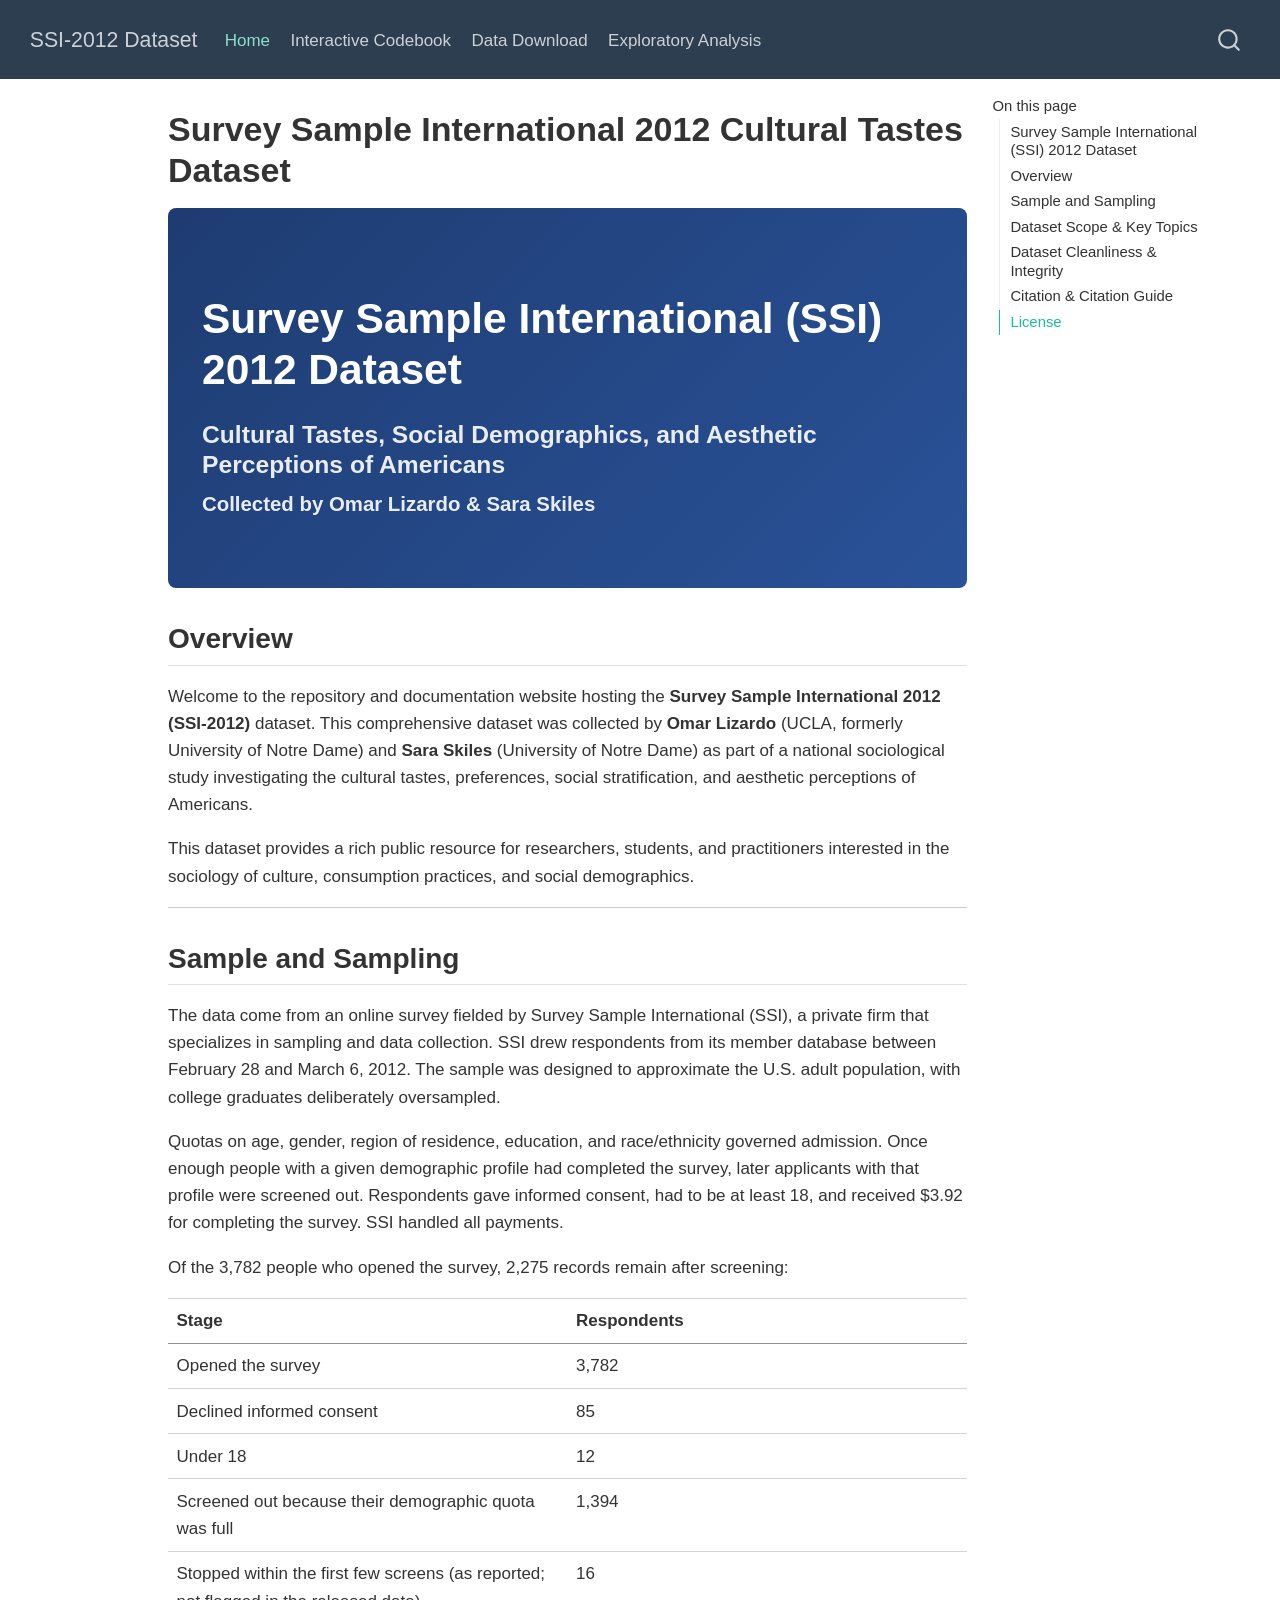
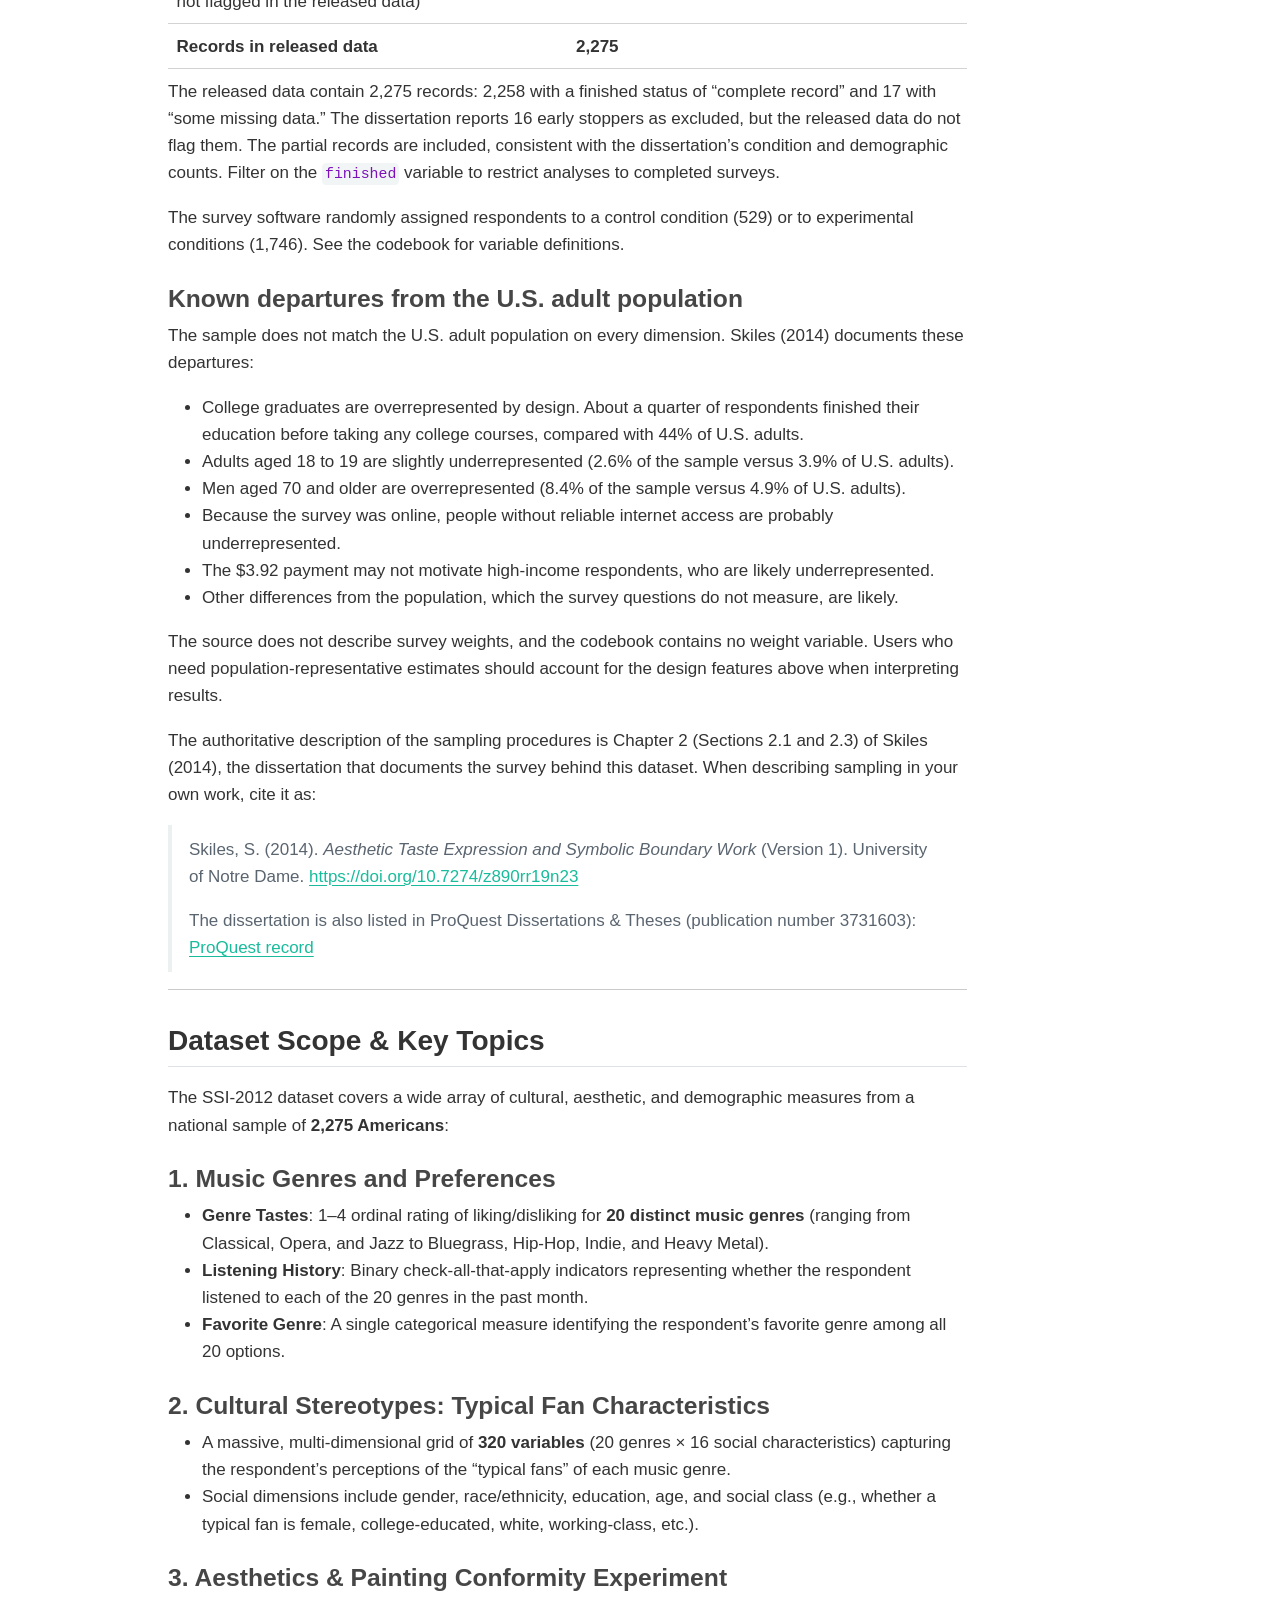
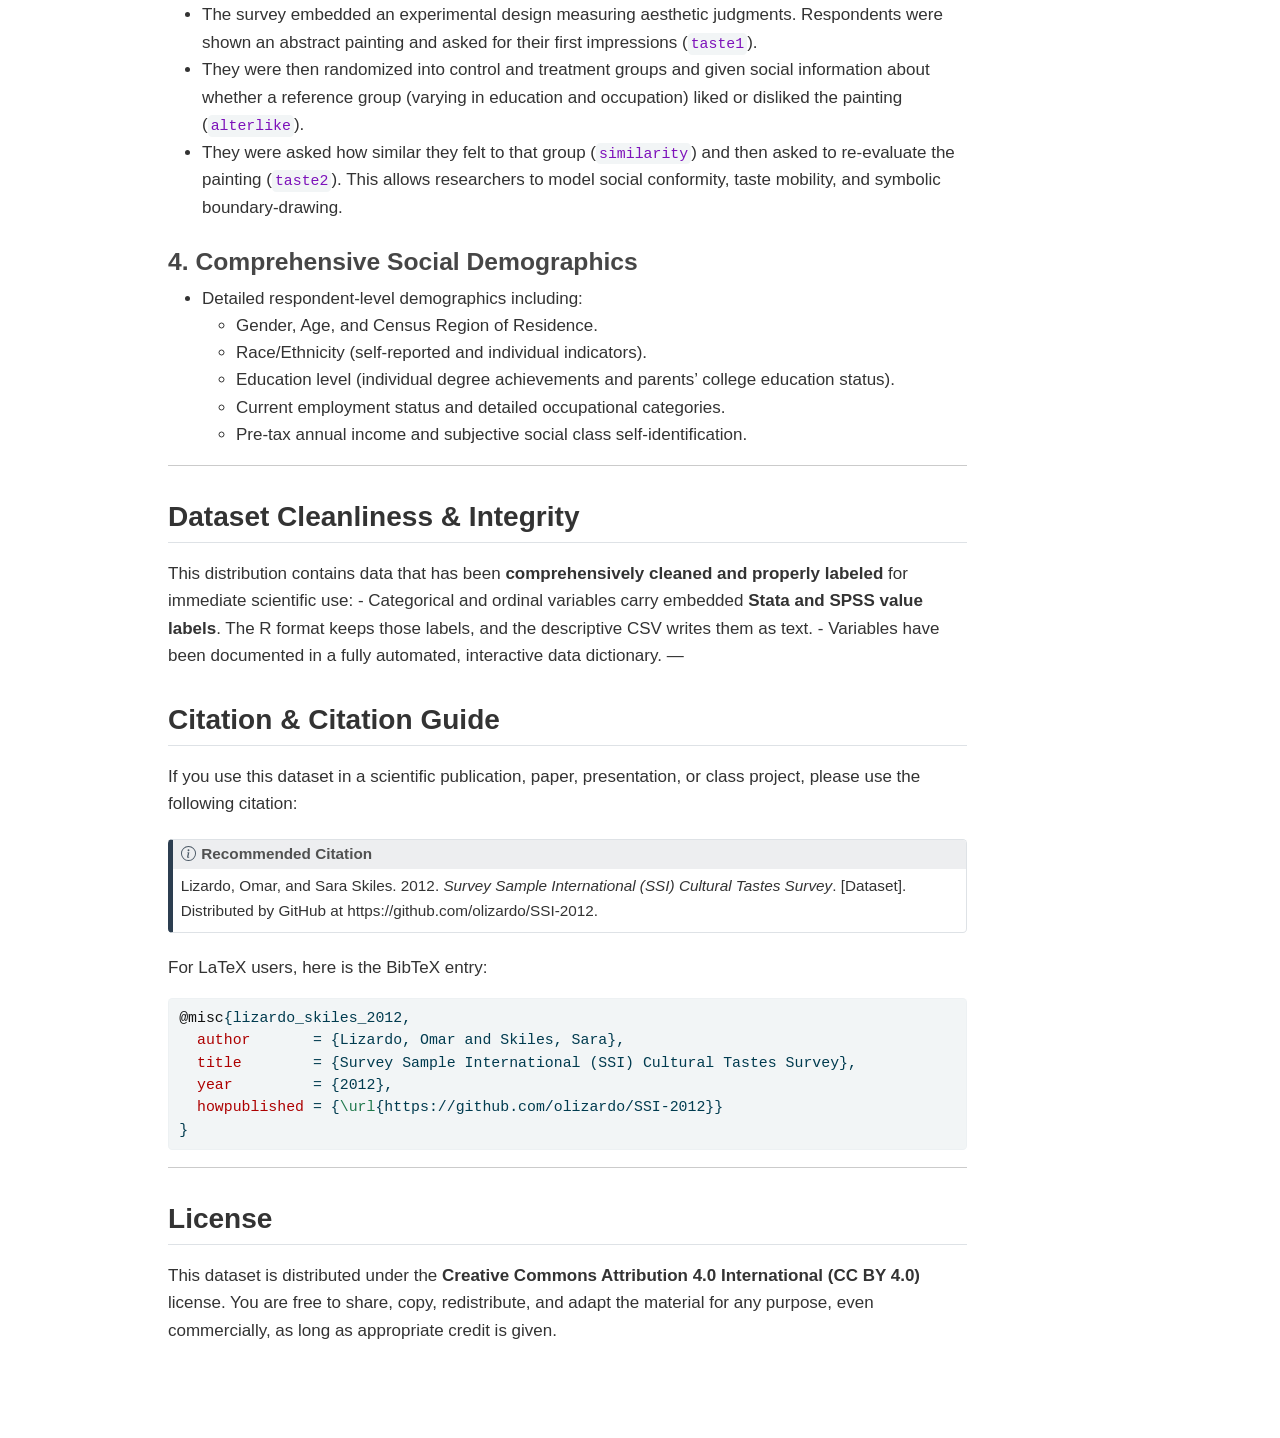
<file: index.html>
<!DOCTYPE html>
<html xmlns="http://www.w3.org/1999/xhtml" lang="en" xml:lang="en"><head>

<meta charset="utf-8">
<meta name="generator" content="quarto-1.10.18">

<meta name="viewport" content="width=device-width, initial-scale=1.0, user-scalable=yes">


<title>Survey Sample International 2012 Cultural Tastes Dataset – SSI-2012 Dataset</title>
<style>
/* Default styles provided by pandoc.
** See https://pandoc.org/MANUAL.html#variables-for-html for config info.
*/
span.smallcaps{font-variant: small-caps;}
div.columns{display: flex; gap: 1.5em;}
div.column{flex: auto;}
@media screen {
div.columns{gap: min(4vw, 1.5em);}
div.column{overflow-x: auto;}
}
div.hanging-indent{margin-left: 1.5em; text-indent: -1.5em;}
ul.task-list{list-style: none;}
ul.task-list li input[type="checkbox"] {
  width: 0.8em;
  margin: 0 0.8em 0.2em -1em; /* quarto-specific, see https://github.com/quarto-dev/quarto-cli/issues/4556 */ 
  vertical-align: middle;
}
/* CSS for syntax highlighting */
html { -webkit-text-size-adjust: 100%; }
pre > code.sourceCode { white-space: pre; position: relative; }
pre > code.sourceCode > span { display: inline-block; line-height: 1.25; }
pre > code.sourceCode > span:empty { height: 1.2em; }
.sourceCode { overflow: visible; }
code.sourceCode > span { color: inherit; text-decoration: inherit; }
div.sourceCode { margin: 1em 0; }
pre.sourceCode { margin: 0; }
@media screen {
div.sourceCode { overflow: auto; }
}
@media print {
pre > code.sourceCode { white-space: pre-wrap; }
pre > code.sourceCode > span { text-indent: -5em; padding-left: 5em; }
}
pre.numberSource code
  { counter-reset: source-line 0; }
pre.numberSource code > span
  { position: relative; left: -4em; counter-increment: source-line; }
pre.numberSource code > span > a:first-child::before
  { content: counter(source-line);
    position: relative; left: -1em; text-align: right; vertical-align: baseline;
    border: none; display: inline-block;
    -webkit-touch-callout: none; -webkit-user-select: none;
    -khtml-user-select: none; -moz-user-select: none;
    -ms-user-select: none; user-select: none;
    padding: 0 4px; width: 4em;
  }
pre.numberSource { margin-left: 3em;  padding-left: 4px; }
div.sourceCode
  {   }
@media screen {
pre > code.sourceCode > span > a:first-child::before { text-decoration: underline; }
}
</style>


<script src="site_libs/quarto-nav/quarto-nav.js"></script>
<script src="site_libs/quarto-nav/headroom.min.js"></script>
<script src="site_libs/clipboard/clipboard.min.js"></script>
<script src="site_libs/quarto-search/autocomplete.umd.js"></script>
<script src="site_libs/quarto-search/fuse.min.js"></script>
<script src="site_libs/quarto-search/quarto-search.js"></script>
<meta name="quarto:offset" content="./">
<script src="site_libs/quarto-html/quarto.js" type="module"></script>
<script src="site_libs/quarto-html/tabsets/tabsets.js" type="module"></script>
<script src="site_libs/quarto-html/popper.min.js"></script>
<script src="site_libs/quarto-html/tippy.umd.min.js"></script>
<script src="site_libs/quarto-html/anchor.min.js"></script>
<link href="site_libs/quarto-html/tippy.css" rel="stylesheet">
<link href="site_libs/quarto-html/quarto-syntax-highlighting-64a204ab8560d761af7679ceaba22944.css" rel="stylesheet" id="quarto-text-highlighting-styles">
<script src="site_libs/bootstrap/bootstrap.min.js"></script>
<link href="site_libs/bootstrap/bootstrap-icons.css" rel="stylesheet">
<link href="site_libs/bootstrap/bootstrap-27b9f889d6e109d015426ac4f274b7e7.min.css" rel="stylesheet" append-hash="true" id="quarto-bootstrap" data-mode="light">
<script id="quarto-search-options" type="application/json">{
  "location": "navbar",
  "copy-button": false,
  "collapse-after": 3,
  "panel-placement": "end",
  "type": "overlay",
  "limit": 50,
  "keyboard-shortcut": [
    "f",
    "/",
    "s"
  ],
  "show-item-context": false,
  "language": {
    "search-no-results-text": "No results",
    "search-matching-documents-text": "matching documents",
    "search-copy-link-title": "Copy link to search",
    "search-hide-matches-text": "Hide additional matches",
    "search-more-match-text": "more match in this document",
    "search-more-matches-text": "more matches in this document",
    "search-clear-button-title": "Clear",
    "search-text-placeholder": "",
    "search-detached-cancel-button-title": "Cancel",
    "search-submit-button-title": "Submit",
    "search-label": "Search"
  }
}</script>


<link rel="stylesheet" href="styles.css">
</head>

<body class="nav-fixed quarto-light">

<div id="quarto-search-results"></div>
  <header id="quarto-header" class="headroom fixed-top">
    <nav class="navbar navbar-expand-lg " data-bs-theme="dark">
      <div class="navbar-container container-fluid">
      <div class="navbar-brand-container mx-auto">
    <a class="navbar-brand" href="./index.html">
    <span class="navbar-title">SSI-2012 Dataset</span>
    </a>
  </div>
            <div id="quarto-search" class="" title="Search"></div>
          <button class="navbar-toggler" type="button" data-bs-toggle="collapse" data-bs-target="#navbarCollapse" aria-controls="navbarCollapse" role="menu" aria-expanded="false" aria-label="Toggle navigation" onclick="if (window.quartoToggleHeadroom) { window.quartoToggleHeadroom(); }">
  <span class="navbar-toggler-icon"></span>
</button>
          <div class="collapse navbar-collapse" id="navbarCollapse">
            <ul class="navbar-nav navbar-nav-scroll me-auto">
  <li class="nav-item">
    <a class="nav-link active" href="./index.html" aria-current="page"> 
<span class="menu-text">Home</span></a>
  </li>  
  <li class="nav-item">
    <a class="nav-link" href="./codebook.html"> 
<span class="menu-text">Interactive Codebook</span></a>
  </li>  
  <li class="nav-item">
    <a class="nav-link" href="./download.html"> 
<span class="menu-text">Data Download</span></a>
  </li>  
  <li class="nav-item">
    <a class="nav-link" href="./explore.html"> 
<span class="menu-text">Exploratory Analysis</span></a>
  </li>  
</ul>
          </div> <!-- /navcollapse -->
            <div class="quarto-navbar-tools">
</div>
      </div> <!-- /container-fluid -->
    </nav>
</header>
<!-- content -->
<div id="quarto-content" class="quarto-container page-columns page-rows-contents page-layout-article page-navbar">
<!-- sidebar -->
<!-- margin-sidebar -->
    <div id="quarto-margin-sidebar" class="sidebar margin-sidebar">
        <nav id="TOC" role="doc-toc" class="toc-active">
    <h2 id="toc-title">On this page</h2>
   
  <ul>
  <li><a href="#survey-sample-international-ssi-2012-dataset" id="toc-survey-sample-international-ssi-2012-dataset" class="nav-link active" data-scroll-target="#survey-sample-international-ssi-2012-dataset">Survey Sample International (SSI) 2012 Dataset</a>
  <ul class="collapse">
  <li><a href="#cultural-tastes-social-demographics-and-aesthetic-perceptions-of-americans" id="toc-cultural-tastes-social-demographics-and-aesthetic-perceptions-of-americans" class="nav-link" data-scroll-target="#cultural-tastes-social-demographics-and-aesthetic-perceptions-of-americans">Cultural Tastes, Social Demographics, and Aesthetic Perceptions of Americans</a></li>
  </ul></li>
  <li><a href="#overview" id="toc-overview" class="nav-link" data-scroll-target="#overview">Overview</a></li>
  <li><a href="#sample-and-sampling" id="toc-sample-and-sampling" class="nav-link" data-scroll-target="#sample-and-sampling">Sample and Sampling</a>
  <ul class="collapse">
  <li><a href="#known-departures-from-the-u.s.-adult-population" id="toc-known-departures-from-the-u.s.-adult-population" class="nav-link" data-scroll-target="#known-departures-from-the-u.s.-adult-population">Known departures from the U.S. adult population</a></li>
  </ul></li>
  <li><a href="#dataset-scope-key-topics" id="toc-dataset-scope-key-topics" class="nav-link" data-scroll-target="#dataset-scope-key-topics">Dataset Scope &amp; Key Topics</a>
  <ul class="collapse">
  <li><a href="#music-genres-and-preferences" id="toc-music-genres-and-preferences" class="nav-link" data-scroll-target="#music-genres-and-preferences">1. Music Genres and Preferences</a></li>
  <li><a href="#cultural-stereotypes-typical-fan-characteristics" id="toc-cultural-stereotypes-typical-fan-characteristics" class="nav-link" data-scroll-target="#cultural-stereotypes-typical-fan-characteristics">2. Cultural Stereotypes: Typical Fan Characteristics</a></li>
  <li><a href="#aesthetics-painting-conformity-experiment" id="toc-aesthetics-painting-conformity-experiment" class="nav-link" data-scroll-target="#aesthetics-painting-conformity-experiment">3. Aesthetics &amp; Painting Conformity Experiment</a></li>
  <li><a href="#comprehensive-social-demographics" id="toc-comprehensive-social-demographics" class="nav-link" data-scroll-target="#comprehensive-social-demographics">4. Comprehensive Social Demographics</a></li>
  </ul></li>
  <li><a href="#dataset-cleanliness-integrity" id="toc-dataset-cleanliness-integrity" class="nav-link" data-scroll-target="#dataset-cleanliness-integrity">Dataset Cleanliness &amp; Integrity</a></li>
  <li><a href="#citation-citation-guide" id="toc-citation-citation-guide" class="nav-link" data-scroll-target="#citation-citation-guide">Citation &amp; Citation Guide</a></li>
  <li><a href="#license" id="toc-license" class="nav-link" data-scroll-target="#license">License</a></li>
  </ul>
</nav>
    </div>
<!-- main -->
<main class="content" id="quarto-document-content">

<header id="title-block-header" class="quarto-title-block default">
<div class="quarto-title">
<h1 class="title">Survey Sample International 2012 Cultural Tastes Dataset</h1>
</div>



<div class="quarto-title-meta">

    
  
    
  </div>
  


</header>


<section id="survey-sample-international-ssi-2012-dataset" class="level1 hero-banner">
<h1>Survey Sample International (SSI) 2012 Dataset</h1>
<section id="cultural-tastes-social-demographics-and-aesthetic-perceptions-of-americans" class="level3">
<h3 class="anchored" data-anchor-id="cultural-tastes-social-demographics-and-aesthetic-perceptions-of-americans">Cultural Tastes, Social Demographics, and Aesthetic Perceptions of Americans</h3>
<p><strong>Collected by Omar Lizardo &amp; Sara Skiles</strong></p>
</section>
</section>
<section id="overview" class="level2">
<h2 class="anchored" data-anchor-id="overview">Overview</h2>
<p>Welcome to the repository and documentation website hosting the <strong>Survey Sample International 2012 (SSI-2012)</strong> dataset. This comprehensive dataset was collected by <strong>Omar Lizardo</strong> (UCLA, formerly University of Notre Dame) and <strong>Sara Skiles</strong> (University of Notre Dame) as part of a national sociological study investigating the cultural tastes, preferences, social stratification, and aesthetic perceptions of Americans.</p>
<p>This dataset provides a rich public resource for researchers, students, and practitioners interested in the sociology of culture, consumption practices, and social demographics.</p>
<hr>
</section>
<section id="sample-and-sampling" class="level2">
<h2 class="anchored" data-anchor-id="sample-and-sampling">Sample and Sampling</h2>
<p>The data come from an online survey fielded by Survey Sample International (SSI), a private firm that specializes in sampling and data collection. SSI drew respondents from its member database between February 28 and March 6, 2012. The sample was designed to approximate the U.S. adult population, with college graduates deliberately oversampled.</p>
<p>Quotas on age, gender, region of residence, education, and race/ethnicity governed admission. Once enough people with a given demographic profile had completed the survey, later applicants with that profile were screened out. Respondents gave informed consent, had to be at least 18, and received $3.92 for completing the survey. SSI handled all payments.</p>
<p>Of the 3,782 people who opened the survey, 2,275 records remain after screening:</p>
<table class="caption-top table">
<colgroup>
<col style="width: 50%">
<col style="width: 50%">
</colgroup>
<thead>
<tr class="header">
<th>Stage</th>
<th>Respondents</th>
</tr>
</thead>
<tbody>
<tr class="odd">
<td>Opened the survey</td>
<td>3,782</td>
</tr>
<tr class="even">
<td>Declined informed consent</td>
<td>85</td>
</tr>
<tr class="odd">
<td>Under 18</td>
<td>12</td>
</tr>
<tr class="even">
<td>Screened out because their demographic quota was full</td>
<td>1,394</td>
</tr>
<tr class="odd">
<td>Stopped within the first few screens (as reported; not flagged in the released data)</td>
<td>16</td>
</tr>
<tr class="even">
<td><strong>Records in released data</strong></td>
<td><strong>2,275</strong></td>
</tr>
</tbody>
</table>
<p>The released data contain 2,275 records: 2,258 with a finished status of “complete record” and 17 with “some missing data.” The dissertation reports 16 early stoppers as excluded, but the released data do not flag them. The partial records are included, consistent with the dissertation’s condition and demographic counts. Filter on the <code>finished</code> variable to restrict analyses to completed surveys.</p>
<p>The survey software randomly assigned respondents to a control condition (529) or to experimental conditions (1,746). See the codebook for variable definitions.</p>
<section id="known-departures-from-the-u.s.-adult-population" class="level3">
<h3 class="anchored" data-anchor-id="known-departures-from-the-u.s.-adult-population">Known departures from the U.S. adult population</h3>
<p>The sample does not match the U.S. adult population on every dimension. Skiles (2014) documents these departures:</p>
<ul>
<li>College graduates are overrepresented by design. About a quarter of respondents finished their education before taking any college courses, compared with 44% of U.S. adults.</li>
<li>Adults aged 18 to 19 are slightly underrepresented (2.6% of the sample versus 3.9% of U.S. adults).</li>
<li>Men aged 70 and older are overrepresented (8.4% of the sample versus 4.9% of U.S. adults).</li>
<li>Because the survey was online, people without reliable internet access are probably underrepresented.</li>
<li>The $3.92 payment may not motivate high-income respondents, who are likely underrepresented.</li>
<li>Other differences from the population, which the survey questions do not measure, are likely.</li>
</ul>
<p>The source does not describe survey weights, and the codebook contains no weight variable. Users who need population-representative estimates should account for the design features above when interpreting results.</p>
<p>The authoritative description of the sampling procedures is Chapter 2 (Sections 2.1 and 2.3) of Skiles (2014), the dissertation that documents the survey behind this dataset. When describing sampling in your own work, cite it as:</p>
<blockquote class="blockquote">
<p>Skiles, S. (2014). <em>Aesthetic Taste Expression and Symbolic Boundary Work</em> (Version 1). University of Notre Dame. <a href="https://doi.org/10.7274/z890rr19n23">https://doi.org/10.7274/z890rr19n23</a></p>
<p>The dissertation is also listed in ProQuest Dissertations &amp; Theses (publication number 3731603): <a href="https://www.proquest.com/docview/1734428721">ProQuest record</a></p>
</blockquote>
<hr>
</section>
</section>
<section id="dataset-scope-key-topics" class="level2">
<h2 class="anchored" data-anchor-id="dataset-scope-key-topics">Dataset Scope &amp; Key Topics</h2>
<p>The SSI-2012 dataset covers a wide array of cultural, aesthetic, and demographic measures from a national sample of <strong>2,275 Americans</strong>:</p>
<section id="music-genres-and-preferences" class="level3">
<h3 class="anchored" data-anchor-id="music-genres-and-preferences">1. Music Genres and Preferences</h3>
<ul>
<li><strong>Genre Tastes</strong>: 1–4 ordinal rating of liking/disliking for <strong>20 distinct music genres</strong> (ranging from Classical, Opera, and Jazz to Bluegrass, Hip-Hop, Indie, and Heavy Metal).</li>
<li><strong>Listening History</strong>: Binary check-all-that-apply indicators representing whether the respondent listened to each of the 20 genres in the past month.</li>
<li><strong>Favorite Genre</strong>: A single categorical measure identifying the respondent’s favorite genre among all 20 options.</li>
</ul>
</section>
<section id="cultural-stereotypes-typical-fan-characteristics" class="level3">
<h3 class="anchored" data-anchor-id="cultural-stereotypes-typical-fan-characteristics">2. Cultural Stereotypes: Typical Fan Characteristics</h3>
<ul>
<li>A massive, multi-dimensional grid of <strong>320 variables</strong> (20 genres × 16 social characteristics) capturing the respondent’s perceptions of the “typical fans” of each music genre.</li>
<li>Social dimensions include gender, race/ethnicity, education, age, and social class (e.g., whether a typical fan is female, college-educated, white, working-class, etc.).</li>
</ul>
</section>
<section id="aesthetics-painting-conformity-experiment" class="level3">
<h3 class="anchored" data-anchor-id="aesthetics-painting-conformity-experiment">3. Aesthetics &amp; Painting Conformity Experiment</h3>
<ul>
<li>The survey embedded an experimental design measuring aesthetic judgments. Respondents were shown an abstract painting and asked for their first impressions (<code>taste1</code>).</li>
<li>They were then randomized into control and treatment groups and given social information about whether a reference group (varying in education and occupation) liked or disliked the painting (<code>alterlike</code>).</li>
<li>They were asked how similar they felt to that group (<code>similarity</code>) and then asked to re-evaluate the painting (<code>taste2</code>). This allows researchers to model social conformity, taste mobility, and symbolic boundary-drawing.</li>
</ul>
</section>
<section id="comprehensive-social-demographics" class="level3">
<h3 class="anchored" data-anchor-id="comprehensive-social-demographics">4. Comprehensive Social Demographics</h3>
<ul>
<li>Detailed respondent-level demographics including:
<ul>
<li>Gender, Age, and Census Region of Residence.</li>
<li>Race/Ethnicity (self-reported and individual indicators).</li>
<li>Education level (individual degree achievements and parents’ college education status).</li>
<li>Current employment status and detailed occupational categories.</li>
<li>Pre-tax annual income and subjective social class self-identification.</li>
</ul></li>
</ul>
<hr>
</section>
</section>
<section id="dataset-cleanliness-integrity" class="level2">
<h2 class="anchored" data-anchor-id="dataset-cleanliness-integrity">Dataset Cleanliness &amp; Integrity</h2>
<p>This distribution contains data that has been <strong>comprehensively cleaned and properly labeled</strong> for immediate scientific use: - Categorical and ordinal variables carry embedded <strong>Stata and SPSS value labels</strong>. The R format keeps those labels, and the descriptive CSV writes them as text. - Variables have been documented in a fully automated, interactive data dictionary. —</p>
</section>
<section id="citation-citation-guide" class="level2">
<h2 class="anchored" data-anchor-id="citation-citation-guide">Citation &amp; Citation Guide</h2>
<p>If you use this dataset in a scientific publication, paper, presentation, or class project, please use the following citation:</p>
<div class="callout callout-style-default callout-note callout-titled">
<div class="callout-header d-flex align-content-center">
<div class="callout-icon-container">
<i class="callout-icon"></i>
</div>
<div class="callout-title-container flex-fill">
<span class="screen-reader-only">Note</span>Recommended Citation
</div>
</div>
<div class="callout-body-container callout-body">
<p>Lizardo, Omar, and Sara Skiles. 2012. <em>Survey Sample International (SSI) Cultural Tastes Survey</em>. [Dataset]. Distributed by GitHub at https://github.com/olizardo/SSI-2012.</p>
</div>
</div>
<p>For LaTeX users, here is the BibTeX entry:</p>
<div class="code-copy-outer-scaffold"><div class="sourceCode" id="cb1"><pre class="sourceCode bibtex code-with-copy"><code class="sourceCode bibtex"><span id="cb1-1"><a href="#cb1-1" aria-hidden="true" tabindex="-1"></a><span class="va">@misc</span>{<span class="ot">lizardo_skiles_2012</span>,</span>
<span id="cb1-2"><a href="#cb1-2" aria-hidden="true" tabindex="-1"></a>  <span class="dt">author</span>       = {Lizardo, Omar and Skiles, Sara},</span>
<span id="cb1-3"><a href="#cb1-3" aria-hidden="true" tabindex="-1"></a>  <span class="dt">title</span>        = {Survey Sample International (SSI) Cultural Tastes Survey},</span>
<span id="cb1-4"><a href="#cb1-4" aria-hidden="true" tabindex="-1"></a>  <span class="dt">year</span>         = {2012},</span>
<span id="cb1-5"><a href="#cb1-5" aria-hidden="true" tabindex="-1"></a>  <span class="dt">howpublished</span> = {<span class="ch">\url</span>{https://github.com/olizardo/SSI-2012}}</span>
<span id="cb1-6"><a href="#cb1-6" aria-hidden="true" tabindex="-1"></a>}</span></code></pre></div><button title="Copy to Clipboard" class="code-copy-button"><i class="bi"></i></button></div>
<hr>
</section>
<section id="license" class="level2">
<h2 class="anchored" data-anchor-id="license">License</h2>
<p>This dataset is distributed under the <strong>Creative Commons Attribution 4.0 International (CC BY 4.0)</strong> license. You are free to share, copy, redistribute, and adapt the material for any purpose, even commercially, as long as appropriate credit is given.</p>


</section>

</main> <!-- /main -->
<script id="quarto-html-after-body" type="application/javascript">
  window.document.addEventListener("DOMContentLoaded", function (event) {
    const icon = "";
    const anchorJS = new window.AnchorJS();
    anchorJS.options = {
      placement: 'right',
      icon: icon
    };
    anchorJS.add('.anchored');
    const isCodeAnnotation = (el) => {
      for (const clz of el.classList) {
        if (clz.startsWith('code-annotation-')) {                     
          return true;
        }
      }
      return false;
    }
    const onCopySuccess = function(e) {
      // button target
      const button = e.trigger;
      // don't keep focus
      button.blur();
      // flash "checked"
      button.classList.add('code-copy-button-checked');
      var currentTitle = button.getAttribute("title");
      button.setAttribute("title", "Copied!");
      let tooltip;
      if (window.bootstrap) {
        button.setAttribute("data-bs-toggle", "tooltip");
        button.setAttribute("data-bs-placement", "left");
        button.setAttribute("data-bs-title", "Copied!");
        tooltip = new bootstrap.Tooltip(button, 
          { trigger: "manual", 
            customClass: "code-copy-button-tooltip",
            offset: [0, -8]});
        tooltip.show();    
      }
      setTimeout(function() {
        if (tooltip) {
          tooltip.hide();
          button.removeAttribute("data-bs-title");
          button.removeAttribute("data-bs-toggle");
          button.removeAttribute("data-bs-placement");
        }
        button.setAttribute("title", currentTitle);
        button.classList.remove('code-copy-button-checked');
      }, 1000);
      // clear code selection
      e.clearSelection();
    }
    const getTextToCopy = function(trigger) {
      const outerScaffold = trigger.parentElement.cloneNode(true);
      const codeEl = outerScaffold.querySelector('code');
      for (const childEl of codeEl.children) {
        if (isCodeAnnotation(childEl)) {
          childEl.remove();
        }
      }
      return codeEl.innerText;
    }
    const clipboard = new window.ClipboardJS('.code-copy-button:not([data-in-quarto-modal])', {
      text: getTextToCopy
    });
    clipboard.on('success', onCopySuccess);
    if (window.document.getElementById('quarto-embedded-source-code-modal')) {
      const clipboardModal = new window.ClipboardJS('.code-copy-button[data-in-quarto-modal]', {
        text: getTextToCopy,
        container: window.document.getElementById('quarto-embedded-source-code-modal')
      });
      clipboardModal.on('success', onCopySuccess);
    }
      var localhostRegex = new RegExp(/^(?:http|https):\/\/localhost\:?[0-9]*\//);
      var mailtoRegex = new RegExp(/^mailto:/);
        var filterRegex = new RegExp("https:\/\/olizardo\.github\.io\/SSI-2012");
      var isInternal = (href) => {
          return filterRegex.test(href) || localhostRegex.test(href) || mailtoRegex.test(href);
      }
      // Inspect non-navigation links and adorn them if external
     var links = window.document.querySelectorAll('a[href]:not(.nav-link):not(.navbar-brand):not(.toc-action):not(.sidebar-link):not(.sidebar-item-toggle):not(.pagination-link):not(.no-external):not([aria-hidden]):not(.dropdown-item):not(.quarto-navigation-tool):not(.about-link)');
      for (var i=0; i<links.length; i++) {
        const link = links[i];
        if (!isInternal(link.href)) {
          // undo the damage that might have been done by quarto-nav.js in the case of
          // links that we want to consider external
          if (link.dataset.originalHref !== undefined) {
            link.href = link.dataset.originalHref;
          }
            // target, if specified
            link.setAttribute("target", "_blank");
            if (link.getAttribute("rel") === null) {
              link.setAttribute("rel", "noopener");
            }
        }
      }
    function tippyHover(el, contentFn, onTriggerFn, onUntriggerFn) {
      const config = {
        allowHTML: true,
        maxWidth: 500,
        delay: 100,
        arrow: false,
        appendTo: function(el) {
            return el.parentElement;
        },
        interactive: true,
        interactiveBorder: 10,
        theme: 'quarto',
        placement: 'bottom-start',
      };
      if (contentFn) {
        config.content = contentFn;
      }
      if (onTriggerFn) {
        config.onTrigger = onTriggerFn;
      }
      if (onUntriggerFn) {
        config.onUntrigger = onUntriggerFn;
      }
      window.tippy(el, config); 
    }
    const noterefs = window.document.querySelectorAll('a[role="doc-noteref"]');
    for (var i=0; i<noterefs.length; i++) {
      const ref = noterefs[i];
      tippyHover(ref, function() {
        // use id or data attribute instead here
        let href = ref.getAttribute('data-footnote-href') || ref.getAttribute('href');
        try { href = new URL(href).hash; } catch {}
        const id = href.replace(/^#\/?/, "");
        const note = window.document.getElementById(id);
        if (note) {
          return note.innerHTML;
        } else {
          return "";
        }
      });
    }
    const xrefs = window.document.querySelectorAll('a.quarto-xref');
    const processXRef = (id, note) => {
      // Strip column container classes
      const stripColumnClz = (el) => {
        el.classList.remove("page-full", "page-columns");
        if (el.children) {
          for (const child of el.children) {
            stripColumnClz(child);
          }
        }
      }
      stripColumnClz(note)
      if (id === null || id.startsWith('sec-')) {
        // Special case sections, only their first couple elements
        const container = document.createElement("div");
        if (note.children && note.children.length > 2) {
          container.appendChild(note.children[0].cloneNode(true));
          for (let i = 1; i < note.children.length; i++) {
            const child = note.children[i];
            if (child.tagName === "P" && child.innerText === "") {
              continue;
            } else {
              container.appendChild(child.cloneNode(true));
              break;
            }
          }
          if (window.Quarto?.typesetMath) {
            window.Quarto.typesetMath(container);
          }
          return container.innerHTML
        } else {
          if (window.Quarto?.typesetMath) {
            window.Quarto.typesetMath(note);
          }
          return note.innerHTML;
        }
      } else {
        // Remove any anchor links if they are present
        const anchorLink = note.querySelector('a.anchorjs-link');
        if (anchorLink) {
          anchorLink.remove();
        }
        if (window.Quarto?.typesetMath) {
          window.Quarto.typesetMath(note);
        }
        if (note.classList.contains("callout")) {
          return note.outerHTML;
        } else {
          return note.innerHTML;
        }
      }
    }
    for (var i=0; i<xrefs.length; i++) {
      const xref = xrefs[i];
      tippyHover(xref, undefined, function(instance) {
        instance.disable();
        let url = xref.getAttribute('href');
        let hash = undefined; 
        if (url.startsWith('#')) {
          hash = url;
        } else {
          try { hash = new URL(url).hash; } catch {}
        }
        if (hash) {
          const id = hash.replace(/^#\/?/, "");
          const note = window.document.getElementById(id);
          if (note !== null) {
            try {
              const html = processXRef(id, note.cloneNode(true));
              instance.setContent(html);
            } finally {
              instance.enable();
              instance.show();
            }
          } else {
            // See if we can fetch this
            fetch(url.split('#')[0])
            .then(res => res.text())
            .then(html => {
              const parser = new DOMParser();
              const htmlDoc = parser.parseFromString(html, "text/html");
              const note = htmlDoc.getElementById(id);
              if (note !== null) {
                const html = processXRef(id, note);
                instance.setContent(html);
              } 
            }).finally(() => {
              instance.enable();
              instance.show();
            });
          }
        } else {
          // See if we can fetch a full url (with no hash to target)
          // This is a special case and we should probably do some content thinning / targeting
          fetch(url)
          .then(res => res.text())
          .then(html => {
            const parser = new DOMParser();
            const htmlDoc = parser.parseFromString(html, "text/html");
            const note = htmlDoc.querySelector('main.content');
            if (note !== null) {
              // This should only happen for chapter cross references
              // (since there is no id in the URL)
              // remove the first header
              if (note.children.length > 0 && note.children[0].tagName === "HEADER") {
                note.children[0].remove();
              }
              const html = processXRef(null, note);
              instance.setContent(html);
            } 
          }).finally(() => {
            instance.enable();
            instance.show();
          });
        }
      }, function(instance) {
      });
    }
        let selectedAnnoteEl;
        const selectorForAnnotation = ( cell, annotation) => {
          let cellAttr = 'data-code-cell="' + cell + '"';
          let lineAttr = 'data-code-annotation="' +  annotation + '"';
          const selector = 'span[' + cellAttr + '][' + lineAttr + ']';
          return selector;
        }
        const selectCodeLines = (annoteEl) => {
          const doc = window.document;
          const targetCell = annoteEl.getAttribute("data-target-cell");
          const targetAnnotation = annoteEl.getAttribute("data-target-annotation");
          const annoteSpan = window.document.querySelector(selectorForAnnotation(targetCell, targetAnnotation));
          const lines = annoteSpan.getAttribute("data-code-lines").split(",");
          const lineIds = lines.map((line) => {
            return targetCell + "-" + line;
          })
          let top = null;
          let height = null;
          let parent = null;
          if (lineIds.length > 0) {
              //compute the position of the single el (top and bottom and make a div)
              const el = window.document.getElementById(lineIds[0]);
              top = el.offsetTop;
              height = el.offsetHeight;
              parent = el.parentElement.parentElement;
            if (lineIds.length > 1) {
              const lastEl = window.document.getElementById(lineIds[lineIds.length - 1]);
              const bottom = lastEl.offsetTop + lastEl.offsetHeight;
              height = bottom - top;
            }
            if (top !== null && height !== null && parent !== null) {
              // cook up a div (if necessary) and position it 
              let div = window.document.getElementById("code-annotation-line-highlight");
              if (div === null) {
                div = window.document.createElement("div");
                div.setAttribute("id", "code-annotation-line-highlight");
                div.style.position = 'absolute';
                parent.appendChild(div);
              }
              div.style.top = top - 2 + "px";
              div.style.height = height + 4 + "px";
              div.style.left = 0;
              let gutterDiv = window.document.getElementById("code-annotation-line-highlight-gutter");
              if (gutterDiv === null) {
                gutterDiv = window.document.createElement("div");
                gutterDiv.setAttribute("id", "code-annotation-line-highlight-gutter");
                gutterDiv.style.position = 'absolute';
                const codeCell = window.document.getElementById(targetCell);
                const gutter = codeCell.querySelector('.code-annotation-gutter');
                gutter.appendChild(gutterDiv);
              }
              gutterDiv.style.top = top - 2 + "px";
              gutterDiv.style.height = height + 4 + "px";
            }
            selectedAnnoteEl = annoteEl;
          }
        };
        const unselectCodeLines = () => {
          const elementsIds = ["code-annotation-line-highlight", "code-annotation-line-highlight-gutter"];
          elementsIds.forEach((elId) => {
            const div = window.document.getElementById(elId);
            if (div) {
              div.remove();
            }
          });
          selectedAnnoteEl = undefined;
        };
          // Handle positioning of the toggle
      window.addEventListener(
        "resize",
        throttle(() => {
          elRect = undefined;
          if (selectedAnnoteEl) {
            selectCodeLines(selectedAnnoteEl);
          }
        }, 10)
      );
      function throttle(fn, ms) {
      let throttle = false;
      let timer;
        return (...args) => {
          if(!throttle) { // first call gets through
              fn.apply(this, args);
              throttle = true;
          } else { // all the others get throttled
              if(timer) clearTimeout(timer); // cancel #2
              timer = setTimeout(() => {
                fn.apply(this, args);
                timer = throttle = false;
              }, ms);
          }
        };
      }
        // Attach click handler to the DT
        const annoteDls = window.document.querySelectorAll('dt[data-target-cell]');
        for (const annoteDlNode of annoteDls) {
          annoteDlNode.addEventListener('click', (event) => {
            const clickedEl = event.target;
            if (clickedEl !== selectedAnnoteEl) {
              unselectCodeLines();
              const activeEl = window.document.querySelector('dt[data-target-cell].code-annotation-active');
              if (activeEl) {
                activeEl.classList.remove('code-annotation-active');
              }
              selectCodeLines(clickedEl);
              clickedEl.classList.add('code-annotation-active');
            } else {
              // Unselect the line
              unselectCodeLines();
              clickedEl.classList.remove('code-annotation-active');
            }
          });
        }
    const findCites = (el) => {
      const parentEl = el.parentElement;
      if (parentEl) {
        const cites = parentEl.dataset.cites;
        if (cites) {
          return {
            el,
            cites: cites.split(' ')
          };
        } else {
          return findCites(el.parentElement)
        }
      } else {
        return undefined;
      }
    };
    var bibliorefs = window.document.querySelectorAll('a[role="doc-biblioref"]');
    for (var i=0; i<bibliorefs.length; i++) {
      const ref = bibliorefs[i];
      const citeInfo = findCites(ref);
      if (citeInfo) {
        tippyHover(citeInfo.el, function() {
          var popup = window.document.createElement('div');
          citeInfo.cites.forEach(function(cite) {
            var citeDiv = window.document.createElement('div');
            citeDiv.classList.add('hanging-indent');
            citeDiv.classList.add('csl-entry');
            var biblioDiv = window.document.getElementById('ref-' + cite);
            if (biblioDiv) {
              citeDiv.innerHTML = biblioDiv.innerHTML;
            }
            popup.appendChild(citeDiv);
          });
          return popup.innerHTML;
        });
      }
    }
  });
  </script>
</div> <!-- /content -->




</body></html>
</file>
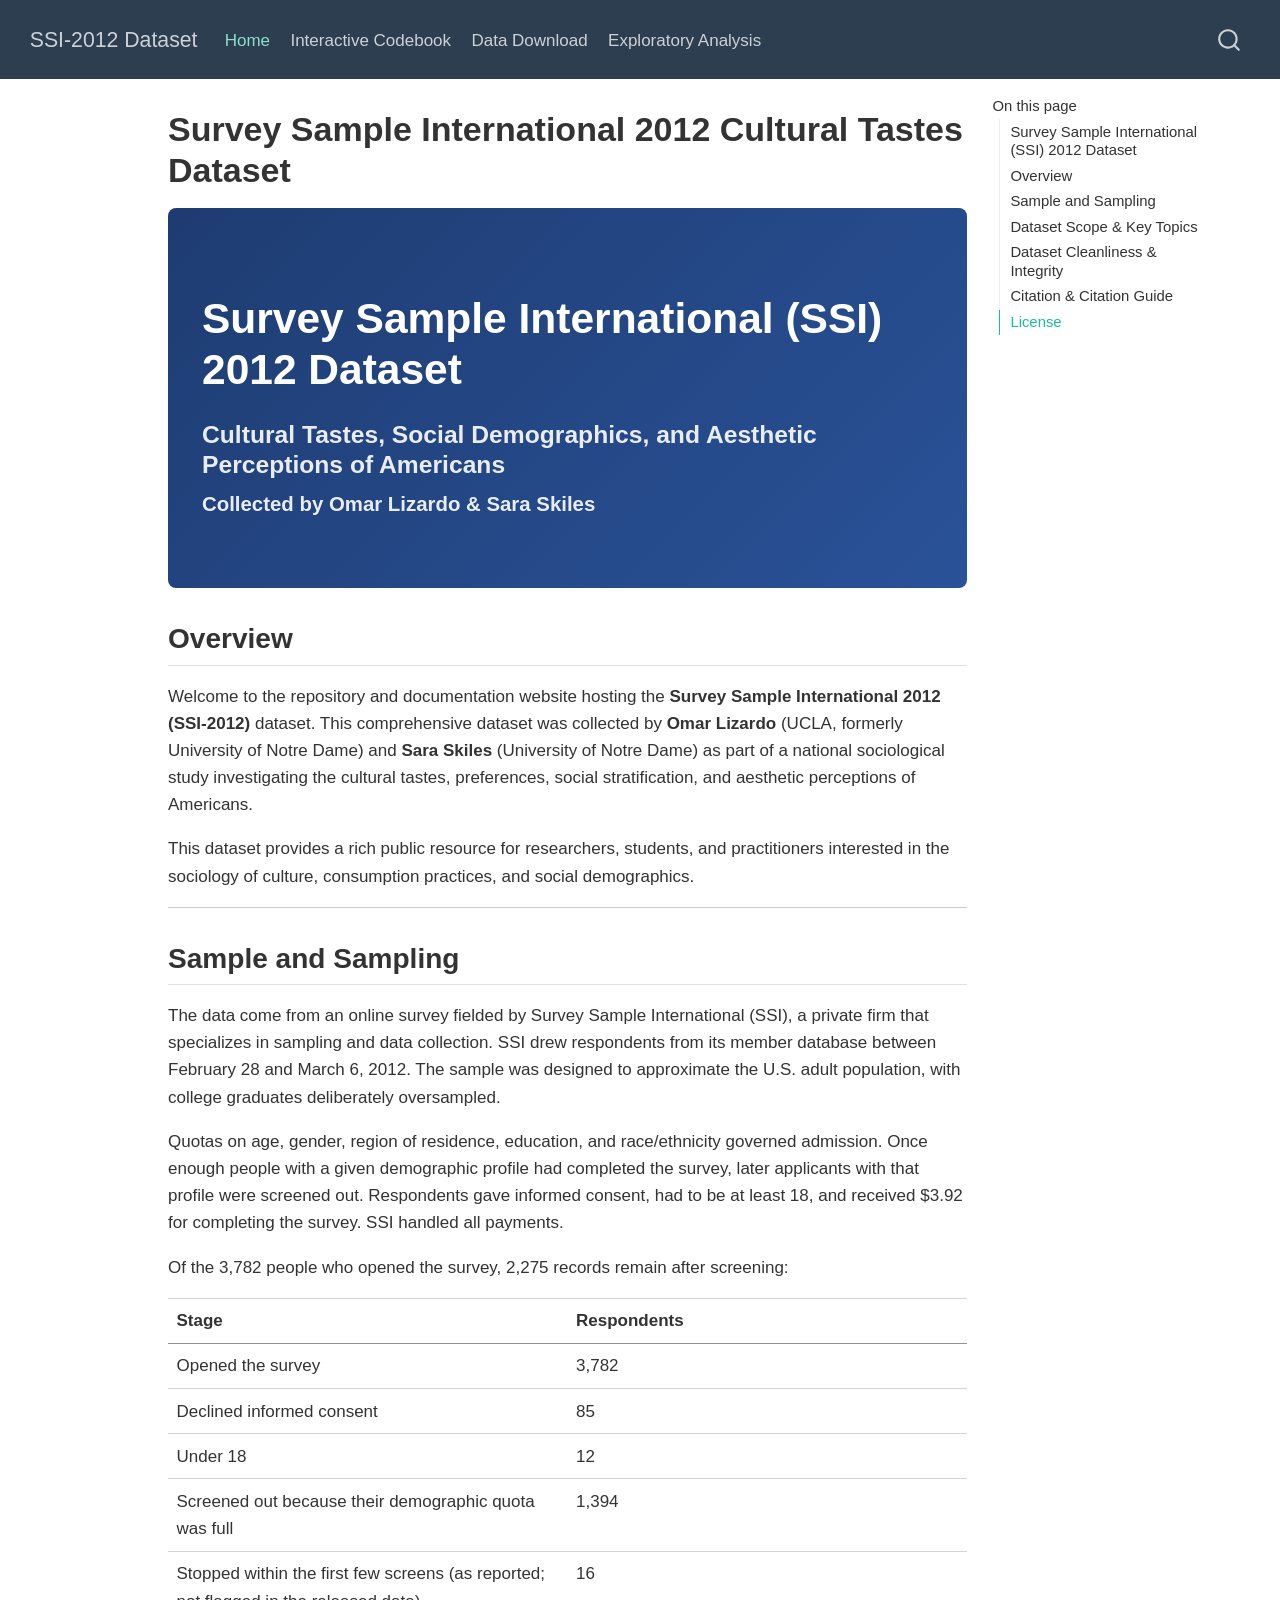
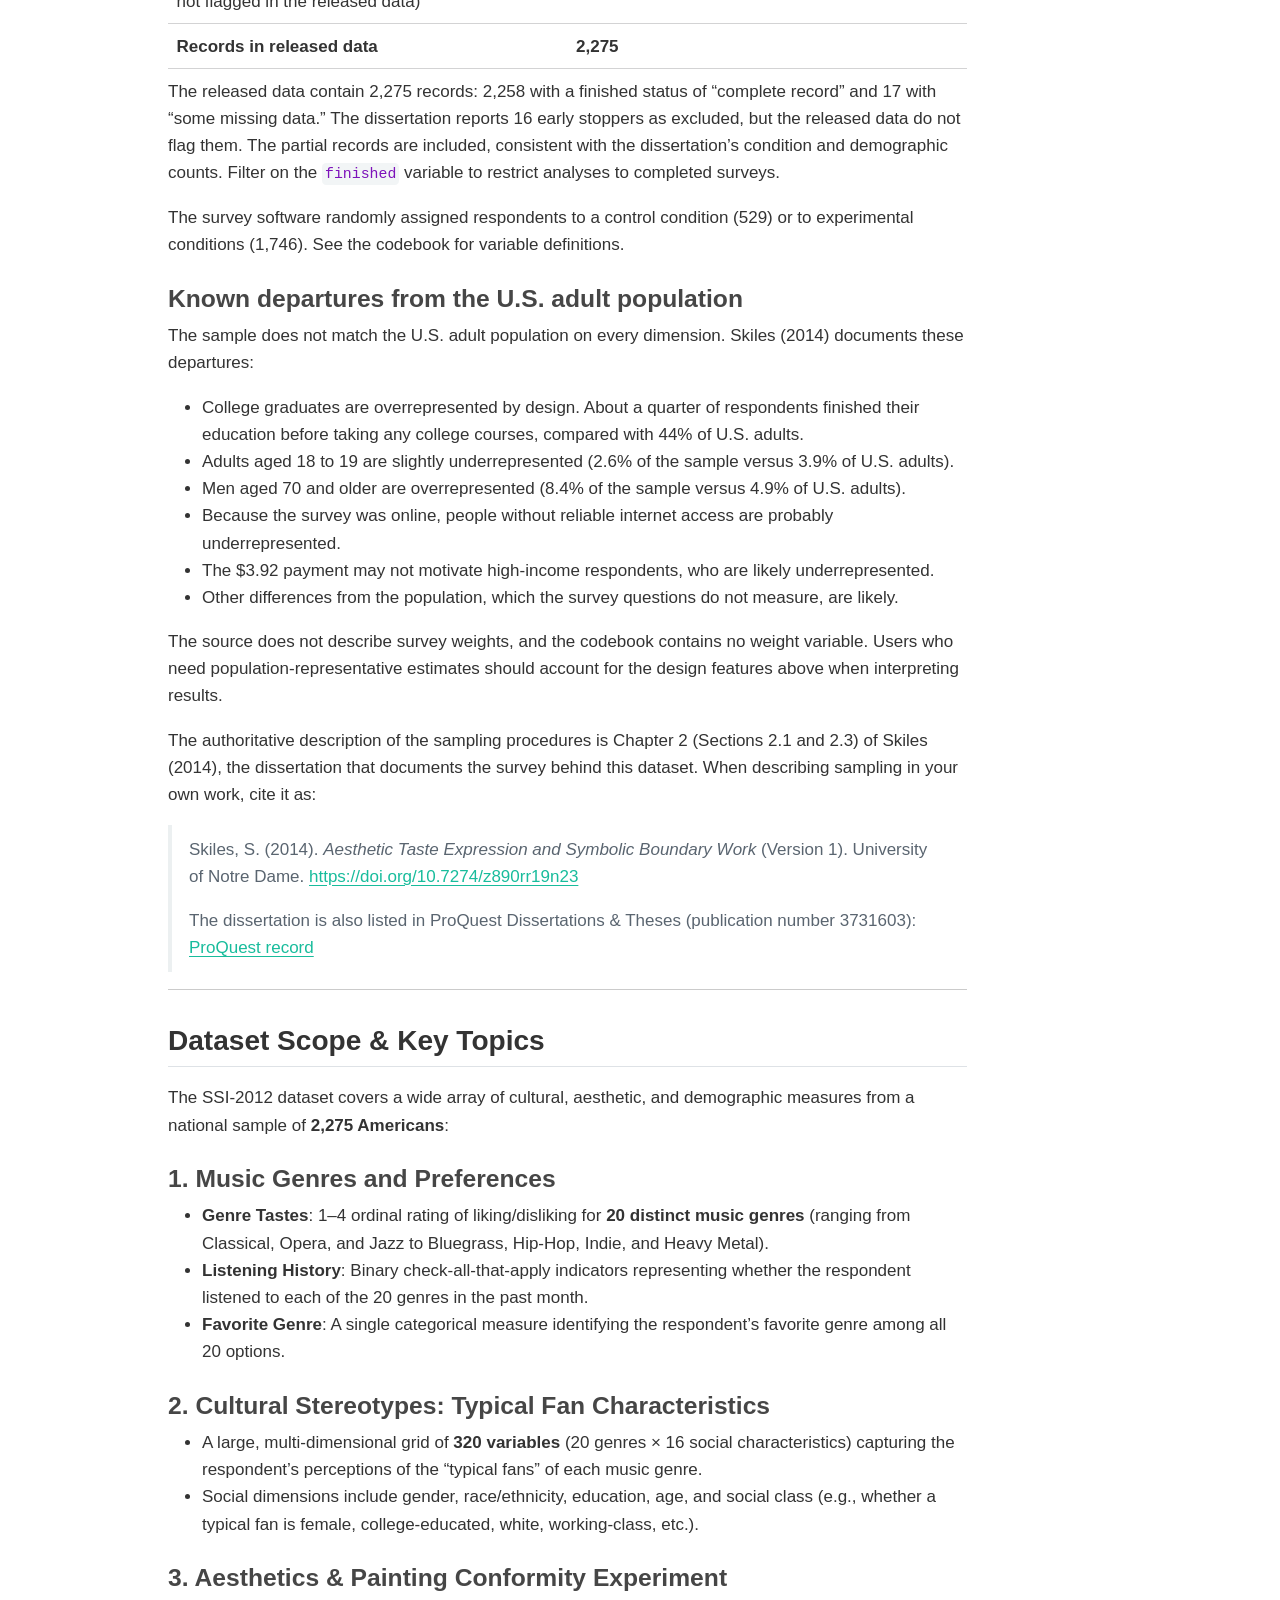
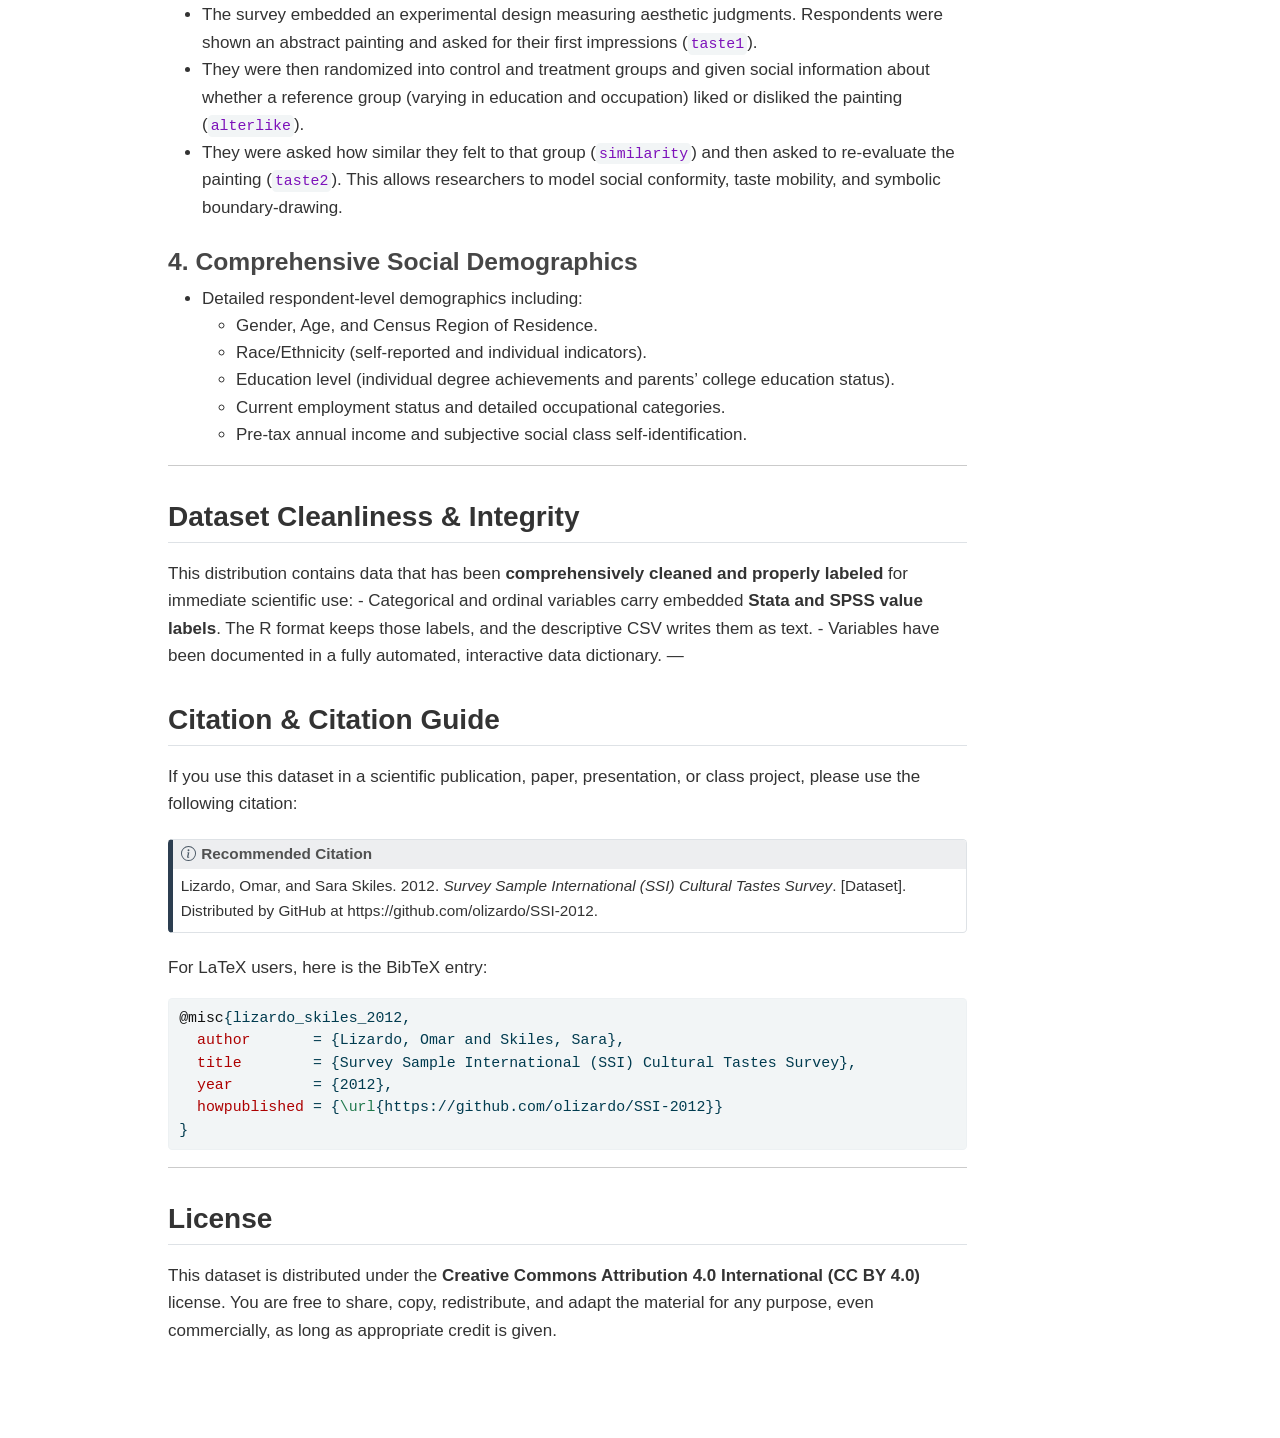
<file: docs/index.html>
<!DOCTYPE html>
<html xmlns="http://www.w3.org/1999/xhtml" lang="en" xml:lang="en"><head>

<meta charset="utf-8">
<meta name="generator" content="quarto-1.10.18">

<meta name="viewport" content="width=device-width, initial-scale=1.0, user-scalable=yes">


<title>Survey Sample International 2012 Cultural Tastes Dataset – SSI-2012 Dataset</title>
<style>
/* Default styles provided by pandoc.
** See https://pandoc.org/MANUAL.html#variables-for-html for config info.
*/
span.smallcaps{font-variant: small-caps;}
div.columns{display: flex; gap: 1.5em;}
div.column{flex: auto;}
@media screen {
div.columns{gap: min(4vw, 1.5em);}
div.column{overflow-x: auto;}
}
div.hanging-indent{margin-left: 1.5em; text-indent: -1.5em;}
ul.task-list{list-style: none;}
ul.task-list li input[type="checkbox"] {
  width: 0.8em;
  margin: 0 0.8em 0.2em -1em; /* quarto-specific, see https://github.com/quarto-dev/quarto-cli/issues/4556 */ 
  vertical-align: middle;
}
/* CSS for syntax highlighting */
html { -webkit-text-size-adjust: 100%; }
pre > code.sourceCode { white-space: pre; position: relative; }
pre > code.sourceCode > span { display: inline-block; line-height: 1.25; }
pre > code.sourceCode > span:empty { height: 1.2em; }
.sourceCode { overflow: visible; }
code.sourceCode > span { color: inherit; text-decoration: inherit; }
div.sourceCode { margin: 1em 0; }
pre.sourceCode { margin: 0; }
@media screen {
div.sourceCode { overflow: auto; }
}
@media print {
pre > code.sourceCode { white-space: pre-wrap; }
pre > code.sourceCode > span { text-indent: -5em; padding-left: 5em; }
}
pre.numberSource code
  { counter-reset: source-line 0; }
pre.numberSource code > span
  { position: relative; left: -4em; counter-increment: source-line; }
pre.numberSource code > span > a:first-child::before
  { content: counter(source-line);
    position: relative; left: -1em; text-align: right; vertical-align: baseline;
    border: none; display: inline-block;
    -webkit-touch-callout: none; -webkit-user-select: none;
    -khtml-user-select: none; -moz-user-select: none;
    -ms-user-select: none; user-select: none;
    padding: 0 4px; width: 4em;
  }
pre.numberSource { margin-left: 3em;  padding-left: 4px; }
div.sourceCode
  {   }
@media screen {
pre > code.sourceCode > span > a:first-child::before { text-decoration: underline; }
}
</style>


<script src="site_libs/quarto-nav/quarto-nav.js"></script>
<script src="site_libs/quarto-nav/headroom.min.js"></script>
<script src="site_libs/clipboard/clipboard.min.js"></script>
<script src="site_libs/quarto-search/autocomplete.umd.js"></script>
<script src="site_libs/quarto-search/fuse.min.js"></script>
<script src="site_libs/quarto-search/quarto-search.js"></script>
<meta name="quarto:offset" content="./">
<script src="site_libs/quarto-html/quarto.js" type="module"></script>
<script src="site_libs/quarto-html/tabsets/tabsets.js" type="module"></script>
<script src="site_libs/quarto-html/popper.min.js"></script>
<script src="site_libs/quarto-html/tippy.umd.min.js"></script>
<script src="site_libs/quarto-html/anchor.min.js"></script>
<link href="site_libs/quarto-html/tippy.css" rel="stylesheet">
<link href="site_libs/quarto-html/quarto-syntax-highlighting-64a204ab8560d761af7679ceaba22944.css" rel="stylesheet" id="quarto-text-highlighting-styles">
<script src="site_libs/bootstrap/bootstrap.min.js"></script>
<link href="site_libs/bootstrap/bootstrap-icons.css" rel="stylesheet">
<link href="site_libs/bootstrap/bootstrap-27b9f889d6e109d015426ac4f274b7e7.min.css" rel="stylesheet" append-hash="true" id="quarto-bootstrap" data-mode="light">
<script id="quarto-search-options" type="application/json">{
  "location": "navbar",
  "copy-button": false,
  "collapse-after": 3,
  "panel-placement": "end",
  "type": "overlay",
  "limit": 50,
  "keyboard-shortcut": [
    "f",
    "/",
    "s"
  ],
  "show-item-context": false,
  "language": {
    "search-no-results-text": "No results",
    "search-matching-documents-text": "matching documents",
    "search-copy-link-title": "Copy link to search",
    "search-hide-matches-text": "Hide additional matches",
    "search-more-match-text": "more match in this document",
    "search-more-matches-text": "more matches in this document",
    "search-clear-button-title": "Clear",
    "search-text-placeholder": "",
    "search-detached-cancel-button-title": "Cancel",
    "search-submit-button-title": "Submit",
    "search-label": "Search"
  }
}</script>


<link rel="stylesheet" href="styles.css">
</head>

<body class="nav-fixed quarto-light">

<div id="quarto-search-results"></div>
  <header id="quarto-header" class="headroom fixed-top">
    <nav class="navbar navbar-expand-lg " data-bs-theme="dark">
      <div class="navbar-container container-fluid">
      <div class="navbar-brand-container mx-auto">
    <a class="navbar-brand" href="./index.html">
    <span class="navbar-title">SSI-2012 Dataset</span>
    </a>
  </div>
            <div id="quarto-search" class="" title="Search"></div>
          <button class="navbar-toggler" type="button" data-bs-toggle="collapse" data-bs-target="#navbarCollapse" aria-controls="navbarCollapse" role="menu" aria-expanded="false" aria-label="Toggle navigation" onclick="if (window.quartoToggleHeadroom) { window.quartoToggleHeadroom(); }">
  <span class="navbar-toggler-icon"></span>
</button>
          <div class="collapse navbar-collapse" id="navbarCollapse">
            <ul class="navbar-nav navbar-nav-scroll me-auto">
  <li class="nav-item">
    <a class="nav-link active" href="./index.html" aria-current="page"> 
<span class="menu-text">Home</span></a>
  </li>  
  <li class="nav-item">
    <a class="nav-link" href="./codebook.html"> 
<span class="menu-text">Interactive Codebook</span></a>
  </li>  
  <li class="nav-item">
    <a class="nav-link" href="./download.html"> 
<span class="menu-text">Data Download</span></a>
  </li>  
  <li class="nav-item">
    <a class="nav-link" href="./explore.html"> 
<span class="menu-text">Exploratory Analysis</span></a>
  </li>  
</ul>
          </div> <!-- /navcollapse -->
            <div class="quarto-navbar-tools">
</div>
      </div> <!-- /container-fluid -->
    </nav>
</header>
<!-- content -->
<div id="quarto-content" class="quarto-container page-columns page-rows-contents page-layout-article page-navbar">
<!-- sidebar -->
<!-- margin-sidebar -->
    <div id="quarto-margin-sidebar" class="sidebar margin-sidebar">
        <nav id="TOC" role="doc-toc" class="toc-active">
    <h2 id="toc-title">On this page</h2>
   
  <ul>
  <li><a href="#survey-sample-international-ssi-2012-dataset" id="toc-survey-sample-international-ssi-2012-dataset" class="nav-link active" data-scroll-target="#survey-sample-international-ssi-2012-dataset">Survey Sample International (SSI) 2012 Dataset</a>
  <ul class="collapse">
  <li><a href="#cultural-tastes-social-demographics-and-aesthetic-perceptions-of-americans" id="toc-cultural-tastes-social-demographics-and-aesthetic-perceptions-of-americans" class="nav-link" data-scroll-target="#cultural-tastes-social-demographics-and-aesthetic-perceptions-of-americans">Cultural Tastes, Social Demographics, and Aesthetic Perceptions of Americans</a></li>
  </ul></li>
  <li><a href="#overview" id="toc-overview" class="nav-link" data-scroll-target="#overview">Overview</a></li>
  <li><a href="#sample-and-sampling" id="toc-sample-and-sampling" class="nav-link" data-scroll-target="#sample-and-sampling">Sample and Sampling</a>
  <ul class="collapse">
  <li><a href="#known-departures-from-the-u.s.-adult-population" id="toc-known-departures-from-the-u.s.-adult-population" class="nav-link" data-scroll-target="#known-departures-from-the-u.s.-adult-population">Known departures from the U.S. adult population</a></li>
  </ul></li>
  <li><a href="#dataset-scope-key-topics" id="toc-dataset-scope-key-topics" class="nav-link" data-scroll-target="#dataset-scope-key-topics">Dataset Scope &amp; Key Topics</a>
  <ul class="collapse">
  <li><a href="#music-genres-and-preferences" id="toc-music-genres-and-preferences" class="nav-link" data-scroll-target="#music-genres-and-preferences">1. Music Genres and Preferences</a></li>
  <li><a href="#cultural-stereotypes-typical-fan-characteristics" id="toc-cultural-stereotypes-typical-fan-characteristics" class="nav-link" data-scroll-target="#cultural-stereotypes-typical-fan-characteristics">2. Cultural Stereotypes: Typical Fan Characteristics</a></li>
  <li><a href="#aesthetics-painting-conformity-experiment" id="toc-aesthetics-painting-conformity-experiment" class="nav-link" data-scroll-target="#aesthetics-painting-conformity-experiment">3. Aesthetics &amp; Painting Conformity Experiment</a></li>
  <li><a href="#comprehensive-social-demographics" id="toc-comprehensive-social-demographics" class="nav-link" data-scroll-target="#comprehensive-social-demographics">4. Comprehensive Social Demographics</a></li>
  </ul></li>
  <li><a href="#dataset-cleanliness-integrity" id="toc-dataset-cleanliness-integrity" class="nav-link" data-scroll-target="#dataset-cleanliness-integrity">Dataset Cleanliness &amp; Integrity</a></li>
  <li><a href="#citation-citation-guide" id="toc-citation-citation-guide" class="nav-link" data-scroll-target="#citation-citation-guide">Citation &amp; Citation Guide</a></li>
  <li><a href="#license" id="toc-license" class="nav-link" data-scroll-target="#license">License</a></li>
  </ul>
</nav>
    </div>
<!-- main -->
<main class="content" id="quarto-document-content">

<header id="title-block-header" class="quarto-title-block default">
<div class="quarto-title">
<h1 class="title">Survey Sample International 2012 Cultural Tastes Dataset</h1>
</div>



<div class="quarto-title-meta">

    
  
    
  </div>
  


</header>


<section id="survey-sample-international-ssi-2012-dataset" class="level1 hero-banner">
<h1>Survey Sample International (SSI) 2012 Dataset</h1>
<section id="cultural-tastes-social-demographics-and-aesthetic-perceptions-of-americans" class="level3">
<h3 class="anchored" data-anchor-id="cultural-tastes-social-demographics-and-aesthetic-perceptions-of-americans">Cultural Tastes, Social Demographics, and Aesthetic Perceptions of Americans</h3>
<p><strong>Collected by Omar Lizardo &amp; Sara Skiles</strong></p>
</section>
</section>
<section id="overview" class="level2">
<h2 class="anchored" data-anchor-id="overview">Overview</h2>
<p>Welcome to the repository and documentation website hosting the <strong>Survey Sample International 2012 (SSI-2012)</strong> dataset. This comprehensive dataset was collected by <strong>Omar Lizardo</strong> (UCLA, formerly University of Notre Dame) and <strong>Sara Skiles</strong> (University of Notre Dame) as part of a national sociological study investigating the cultural tastes, preferences, social stratification, and aesthetic perceptions of Americans.</p>
<p>This dataset provides a rich public resource for researchers, students, and practitioners interested in the sociology of culture, consumption practices, and social demographics.</p>
<hr>
</section>
<section id="sample-and-sampling" class="level2">
<h2 class="anchored" data-anchor-id="sample-and-sampling">Sample and Sampling</h2>
<p>The data come from an online survey fielded by Survey Sample International (SSI), a private firm that specializes in sampling and data collection. SSI drew respondents from its member database between February 28 and March 6, 2012. The sample was designed to approximate the U.S. adult population, with college graduates deliberately oversampled.</p>
<p>Quotas on age, gender, region of residence, education, and race/ethnicity governed admission. Once enough people with a given demographic profile had completed the survey, later applicants with that profile were screened out. Respondents gave informed consent, had to be at least 18, and received $3.92 for completing the survey. SSI handled all payments.</p>
<p>Of the 3,782 people who opened the survey, 2,275 records remain after screening:</p>
<table class="caption-top table">
<colgroup>
<col style="width: 50%">
<col style="width: 50%">
</colgroup>
<thead>
<tr class="header">
<th>Stage</th>
<th>Respondents</th>
</tr>
</thead>
<tbody>
<tr class="odd">
<td>Opened the survey</td>
<td>3,782</td>
</tr>
<tr class="even">
<td>Declined informed consent</td>
<td>85</td>
</tr>
<tr class="odd">
<td>Under 18</td>
<td>12</td>
</tr>
<tr class="even">
<td>Screened out because their demographic quota was full</td>
<td>1,394</td>
</tr>
<tr class="odd">
<td>Stopped within the first few screens (as reported; not flagged in the released data)</td>
<td>16</td>
</tr>
<tr class="even">
<td><strong>Records in released data</strong></td>
<td><strong>2,275</strong></td>
</tr>
</tbody>
</table>
<p>The released data contain 2,275 records: 2,258 with a finished status of “complete record” and 17 with “some missing data.” The dissertation reports 16 early stoppers as excluded, but the released data do not flag them. The partial records are included, consistent with the dissertation’s condition and demographic counts. Filter on the <code>finished</code> variable to restrict analyses to completed surveys.</p>
<p>The survey software randomly assigned respondents to a control condition (529) or to experimental conditions (1,746). See the codebook for variable definitions.</p>
<section id="known-departures-from-the-u.s.-adult-population" class="level3">
<h3 class="anchored" data-anchor-id="known-departures-from-the-u.s.-adult-population">Known departures from the U.S. adult population</h3>
<p>The sample does not match the U.S. adult population on every dimension. Skiles (2014) documents these departures:</p>
<ul>
<li>College graduates are overrepresented by design. About a quarter of respondents finished their education before taking any college courses, compared with 44% of U.S. adults.</li>
<li>Adults aged 18 to 19 are slightly underrepresented (2.6% of the sample versus 3.9% of U.S. adults).</li>
<li>Men aged 70 and older are overrepresented (8.4% of the sample versus 4.9% of U.S. adults).</li>
<li>Because the survey was online, people without reliable internet access are probably underrepresented.</li>
<li>The $3.92 payment may not motivate high-income respondents, who are likely underrepresented.</li>
<li>Other differences from the population, which the survey questions do not measure, are likely.</li>
</ul>
<p>The source does not describe survey weights, and the codebook contains no weight variable. Users who need population-representative estimates should account for the design features above when interpreting results.</p>
<p>The authoritative description of the sampling procedures is Chapter 2 (Sections 2.1 and 2.3) of Skiles (2014), the dissertation that documents the survey behind this dataset. When describing sampling in your own work, cite it as:</p>
<blockquote class="blockquote">
<p>Skiles, S. (2014). <em>Aesthetic Taste Expression and Symbolic Boundary Work</em> (Version 1). University of Notre Dame. <a href="https://doi.org/10.7274/z890rr19n23">https://doi.org/10.7274/z890rr19n23</a></p>
<p>The dissertation is also listed in ProQuest Dissertations &amp; Theses (publication number 3731603): <a href="https://www.proquest.com/docview/1734428721">ProQuest record</a></p>
</blockquote>
<hr>
</section>
</section>
<section id="dataset-scope-key-topics" class="level2">
<h2 class="anchored" data-anchor-id="dataset-scope-key-topics">Dataset Scope &amp; Key Topics</h2>
<p>The SSI-2012 dataset covers a wide array of cultural, aesthetic, and demographic measures from a national sample of <strong>2,275 Americans</strong>:</p>
<section id="music-genres-and-preferences" class="level3">
<h3 class="anchored" data-anchor-id="music-genres-and-preferences">1. Music Genres and Preferences</h3>
<ul>
<li><strong>Genre Tastes</strong>: 1–4 ordinal rating of liking/disliking for <strong>20 distinct music genres</strong> (ranging from Classical, Opera, and Jazz to Bluegrass, Hip-Hop, Indie, and Heavy Metal).</li>
<li><strong>Listening History</strong>: Binary check-all-that-apply indicators representing whether the respondent listened to each of the 20 genres in the past month.</li>
<li><strong>Favorite Genre</strong>: A single categorical measure identifying the respondent’s favorite genre among all 20 options.</li>
</ul>
</section>
<section id="cultural-stereotypes-typical-fan-characteristics" class="level3">
<h3 class="anchored" data-anchor-id="cultural-stereotypes-typical-fan-characteristics">2. Cultural Stereotypes: Typical Fan Characteristics</h3>
<ul>
<li>A large, multi-dimensional grid of <strong>320 variables</strong> (20 genres × 16 social characteristics) capturing the respondent’s perceptions of the “typical fans” of each music genre.</li>
<li>Social dimensions include gender, race/ethnicity, education, age, and social class (e.g., whether a typical fan is female, college-educated, white, working-class, etc.).</li>
</ul>
</section>
<section id="aesthetics-painting-conformity-experiment" class="level3">
<h3 class="anchored" data-anchor-id="aesthetics-painting-conformity-experiment">3. Aesthetics &amp; Painting Conformity Experiment</h3>
<ul>
<li>The survey embedded an experimental design measuring aesthetic judgments. Respondents were shown an abstract painting and asked for their first impressions (<code>taste1</code>).</li>
<li>They were then randomized into control and treatment groups and given social information about whether a reference group (varying in education and occupation) liked or disliked the painting (<code>alterlike</code>).</li>
<li>They were asked how similar they felt to that group (<code>similarity</code>) and then asked to re-evaluate the painting (<code>taste2</code>). This allows researchers to model social conformity, taste mobility, and symbolic boundary-drawing.</li>
</ul>
</section>
<section id="comprehensive-social-demographics" class="level3">
<h3 class="anchored" data-anchor-id="comprehensive-social-demographics">4. Comprehensive Social Demographics</h3>
<ul>
<li>Detailed respondent-level demographics including:
<ul>
<li>Gender, Age, and Census Region of Residence.</li>
<li>Race/Ethnicity (self-reported and individual indicators).</li>
<li>Education level (individual degree achievements and parents’ college education status).</li>
<li>Current employment status and detailed occupational categories.</li>
<li>Pre-tax annual income and subjective social class self-identification.</li>
</ul></li>
</ul>
<hr>
</section>
</section>
<section id="dataset-cleanliness-integrity" class="level2">
<h2 class="anchored" data-anchor-id="dataset-cleanliness-integrity">Dataset Cleanliness &amp; Integrity</h2>
<p>This distribution contains data that has been <strong>comprehensively cleaned and properly labeled</strong> for immediate scientific use: - Categorical and ordinal variables carry embedded <strong>Stata and SPSS value labels</strong>. The R format keeps those labels, and the descriptive CSV writes them as text. - Variables have been documented in a fully automated, interactive data dictionary. —</p>
</section>
<section id="citation-citation-guide" class="level2">
<h2 class="anchored" data-anchor-id="citation-citation-guide">Citation &amp; Citation Guide</h2>
<p>If you use this dataset in a scientific publication, paper, presentation, or class project, please use the following citation:</p>
<div class="callout callout-style-default callout-note callout-titled">
<div class="callout-header d-flex align-content-center">
<div class="callout-icon-container">
<i class="callout-icon"></i>
</div>
<div class="callout-title-container flex-fill">
<span class="screen-reader-only">Note</span>Recommended Citation
</div>
</div>
<div class="callout-body-container callout-body">
<p>Lizardo, Omar, and Sara Skiles. 2012. <em>Survey Sample International (SSI) Cultural Tastes Survey</em>. [Dataset]. Distributed by GitHub at https://github.com/olizardo/SSI-2012.</p>
</div>
</div>
<p>For LaTeX users, here is the BibTeX entry:</p>
<div class="code-copy-outer-scaffold"><div class="sourceCode" id="cb1"><pre class="sourceCode bibtex code-with-copy"><code class="sourceCode bibtex"><span id="cb1-1"><a href="#cb1-1" aria-hidden="true" tabindex="-1"></a><span class="va">@misc</span>{<span class="ot">lizardo_skiles_2012</span>,</span>
<span id="cb1-2"><a href="#cb1-2" aria-hidden="true" tabindex="-1"></a>  <span class="dt">author</span>       = {Lizardo, Omar and Skiles, Sara},</span>
<span id="cb1-3"><a href="#cb1-3" aria-hidden="true" tabindex="-1"></a>  <span class="dt">title</span>        = {Survey Sample International (SSI) Cultural Tastes Survey},</span>
<span id="cb1-4"><a href="#cb1-4" aria-hidden="true" tabindex="-1"></a>  <span class="dt">year</span>         = {2012},</span>
<span id="cb1-5"><a href="#cb1-5" aria-hidden="true" tabindex="-1"></a>  <span class="dt">howpublished</span> = {<span class="ch">\url</span>{https://github.com/olizardo/SSI-2012}}</span>
<span id="cb1-6"><a href="#cb1-6" aria-hidden="true" tabindex="-1"></a>}</span></code></pre></div><button title="Copy to Clipboard" class="code-copy-button"><i class="bi"></i></button></div>
<hr>
</section>
<section id="license" class="level2">
<h2 class="anchored" data-anchor-id="license">License</h2>
<p>This dataset is distributed under the <strong>Creative Commons Attribution 4.0 International (CC BY 4.0)</strong> license. You are free to share, copy, redistribute, and adapt the material for any purpose, even commercially, as long as appropriate credit is given.</p>


</section>

</main> <!-- /main -->
<script id="quarto-html-after-body" type="application/javascript">
  window.document.addEventListener("DOMContentLoaded", function (event) {
    const icon = "";
    const anchorJS = new window.AnchorJS();
    anchorJS.options = {
      placement: 'right',
      icon: icon
    };
    anchorJS.add('.anchored');
    const isCodeAnnotation = (el) => {
      for (const clz of el.classList) {
        if (clz.startsWith('code-annotation-')) {                     
          return true;
        }
      }
      return false;
    }
    const onCopySuccess = function(e) {
      // button target
      const button = e.trigger;
      // don't keep focus
      button.blur();
      // flash "checked"
      button.classList.add('code-copy-button-checked');
      var currentTitle = button.getAttribute("title");
      button.setAttribute("title", "Copied!");
      let tooltip;
      if (window.bootstrap) {
        button.setAttribute("data-bs-toggle", "tooltip");
        button.setAttribute("data-bs-placement", "left");
        button.setAttribute("data-bs-title", "Copied!");
        tooltip = new bootstrap.Tooltip(button, 
          { trigger: "manual", 
            customClass: "code-copy-button-tooltip",
            offset: [0, -8]});
        tooltip.show();    
      }
      setTimeout(function() {
        if (tooltip) {
          tooltip.hide();
          button.removeAttribute("data-bs-title");
          button.removeAttribute("data-bs-toggle");
          button.removeAttribute("data-bs-placement");
        }
        button.setAttribute("title", currentTitle);
        button.classList.remove('code-copy-button-checked');
      }, 1000);
      // clear code selection
      e.clearSelection();
    }
    const getTextToCopy = function(trigger) {
      const outerScaffold = trigger.parentElement.cloneNode(true);
      const codeEl = outerScaffold.querySelector('code');
      for (const childEl of codeEl.children) {
        if (isCodeAnnotation(childEl)) {
          childEl.remove();
        }
      }
      return codeEl.innerText;
    }
    const clipboard = new window.ClipboardJS('.code-copy-button:not([data-in-quarto-modal])', {
      text: getTextToCopy
    });
    clipboard.on('success', onCopySuccess);
    if (window.document.getElementById('quarto-embedded-source-code-modal')) {
      const clipboardModal = new window.ClipboardJS('.code-copy-button[data-in-quarto-modal]', {
        text: getTextToCopy,
        container: window.document.getElementById('quarto-embedded-source-code-modal')
      });
      clipboardModal.on('success', onCopySuccess);
    }
      var localhostRegex = new RegExp(/^(?:http|https):\/\/localhost\:?[0-9]*\//);
      var mailtoRegex = new RegExp(/^mailto:/);
        var filterRegex = new RegExp("https:\/\/olizardo\.github\.io\/SSI-2012");
      var isInternal = (href) => {
          return filterRegex.test(href) || localhostRegex.test(href) || mailtoRegex.test(href);
      }
      // Inspect non-navigation links and adorn them if external
     var links = window.document.querySelectorAll('a[href]:not(.nav-link):not(.navbar-brand):not(.toc-action):not(.sidebar-link):not(.sidebar-item-toggle):not(.pagination-link):not(.no-external):not([aria-hidden]):not(.dropdown-item):not(.quarto-navigation-tool):not(.about-link)');
      for (var i=0; i<links.length; i++) {
        const link = links[i];
        if (!isInternal(link.href)) {
          // undo the damage that might have been done by quarto-nav.js in the case of
          // links that we want to consider external
          if (link.dataset.originalHref !== undefined) {
            link.href = link.dataset.originalHref;
          }
            // target, if specified
            link.setAttribute("target", "_blank");
            if (link.getAttribute("rel") === null) {
              link.setAttribute("rel", "noopener");
            }
        }
      }
    function tippyHover(el, contentFn, onTriggerFn, onUntriggerFn) {
      const config = {
        allowHTML: true,
        maxWidth: 500,
        delay: 100,
        arrow: false,
        appendTo: function(el) {
            return el.parentElement;
        },
        interactive: true,
        interactiveBorder: 10,
        theme: 'quarto',
        placement: 'bottom-start',
      };
      if (contentFn) {
        config.content = contentFn;
      }
      if (onTriggerFn) {
        config.onTrigger = onTriggerFn;
      }
      if (onUntriggerFn) {
        config.onUntrigger = onUntriggerFn;
      }
      window.tippy(el, config); 
    }
    const noterefs = window.document.querySelectorAll('a[role="doc-noteref"]');
    for (var i=0; i<noterefs.length; i++) {
      const ref = noterefs[i];
      tippyHover(ref, function() {
        // use id or data attribute instead here
        let href = ref.getAttribute('data-footnote-href') || ref.getAttribute('href');
        try { href = new URL(href).hash; } catch {}
        const id = href.replace(/^#\/?/, "");
        const note = window.document.getElementById(id);
        if (note) {
          return note.innerHTML;
        } else {
          return "";
        }
      });
    }
    const xrefs = window.document.querySelectorAll('a.quarto-xref');
    const processXRef = (id, note) => {
      // Strip column container classes
      const stripColumnClz = (el) => {
        el.classList.remove("page-full", "page-columns");
        if (el.children) {
          for (const child of el.children) {
            stripColumnClz(child);
          }
        }
      }
      stripColumnClz(note)
      if (id === null || id.startsWith('sec-')) {
        // Special case sections, only their first couple elements
        const container = document.createElement("div");
        if (note.children && note.children.length > 2) {
          container.appendChild(note.children[0].cloneNode(true));
          for (let i = 1; i < note.children.length; i++) {
            const child = note.children[i];
            if (child.tagName === "P" && child.innerText === "") {
              continue;
            } else {
              container.appendChild(child.cloneNode(true));
              break;
            }
          }
          if (window.Quarto?.typesetMath) {
            window.Quarto.typesetMath(container);
          }
          return container.innerHTML
        } else {
          if (window.Quarto?.typesetMath) {
            window.Quarto.typesetMath(note);
          }
          return note.innerHTML;
        }
      } else {
        // Remove any anchor links if they are present
        const anchorLink = note.querySelector('a.anchorjs-link');
        if (anchorLink) {
          anchorLink.remove();
        }
        if (window.Quarto?.typesetMath) {
          window.Quarto.typesetMath(note);
        }
        if (note.classList.contains("callout")) {
          return note.outerHTML;
        } else {
          return note.innerHTML;
        }
      }
    }
    for (var i=0; i<xrefs.length; i++) {
      const xref = xrefs[i];
      tippyHover(xref, undefined, function(instance) {
        instance.disable();
        let url = xref.getAttribute('href');
        let hash = undefined; 
        if (url.startsWith('#')) {
          hash = url;
        } else {
          try { hash = new URL(url).hash; } catch {}
        }
        if (hash) {
          const id = hash.replace(/^#\/?/, "");
          const note = window.document.getElementById(id);
          if (note !== null) {
            try {
              const html = processXRef(id, note.cloneNode(true));
              instance.setContent(html);
            } finally {
              instance.enable();
              instance.show();
            }
          } else {
            // See if we can fetch this
            fetch(url.split('#')[0])
            .then(res => res.text())
            .then(html => {
              const parser = new DOMParser();
              const htmlDoc = parser.parseFromString(html, "text/html");
              const note = htmlDoc.getElementById(id);
              if (note !== null) {
                const html = processXRef(id, note);
                instance.setContent(html);
              } 
            }).finally(() => {
              instance.enable();
              instance.show();
            });
          }
        } else {
          // See if we can fetch a full url (with no hash to target)
          // This is a special case and we should probably do some content thinning / targeting
          fetch(url)
          .then(res => res.text())
          .then(html => {
            const parser = new DOMParser();
            const htmlDoc = parser.parseFromString(html, "text/html");
            const note = htmlDoc.querySelector('main.content');
            if (note !== null) {
              // This should only happen for chapter cross references
              // (since there is no id in the URL)
              // remove the first header
              if (note.children.length > 0 && note.children[0].tagName === "HEADER") {
                note.children[0].remove();
              }
              const html = processXRef(null, note);
              instance.setContent(html);
            } 
          }).finally(() => {
            instance.enable();
            instance.show();
          });
        }
      }, function(instance) {
      });
    }
        let selectedAnnoteEl;
        const selectorForAnnotation = ( cell, annotation) => {
          let cellAttr = 'data-code-cell="' + cell + '"';
          let lineAttr = 'data-code-annotation="' +  annotation + '"';
          const selector = 'span[' + cellAttr + '][' + lineAttr + ']';
          return selector;
        }
        const selectCodeLines = (annoteEl) => {
          const doc = window.document;
          const targetCell = annoteEl.getAttribute("data-target-cell");
          const targetAnnotation = annoteEl.getAttribute("data-target-annotation");
          const annoteSpan = window.document.querySelector(selectorForAnnotation(targetCell, targetAnnotation));
          const lines = annoteSpan.getAttribute("data-code-lines").split(",");
          const lineIds = lines.map((line) => {
            return targetCell + "-" + line;
          })
          let top = null;
          let height = null;
          let parent = null;
          if (lineIds.length > 0) {
              //compute the position of the single el (top and bottom and make a div)
              const el = window.document.getElementById(lineIds[0]);
              top = el.offsetTop;
              height = el.offsetHeight;
              parent = el.parentElement.parentElement;
            if (lineIds.length > 1) {
              const lastEl = window.document.getElementById(lineIds[lineIds.length - 1]);
              const bottom = lastEl.offsetTop + lastEl.offsetHeight;
              height = bottom - top;
            }
            if (top !== null && height !== null && parent !== null) {
              // cook up a div (if necessary) and position it 
              let div = window.document.getElementById("code-annotation-line-highlight");
              if (div === null) {
                div = window.document.createElement("div");
                div.setAttribute("id", "code-annotation-line-highlight");
                div.style.position = 'absolute';
                parent.appendChild(div);
              }
              div.style.top = top - 2 + "px";
              div.style.height = height + 4 + "px";
              div.style.left = 0;
              let gutterDiv = window.document.getElementById("code-annotation-line-highlight-gutter");
              if (gutterDiv === null) {
                gutterDiv = window.document.createElement("div");
                gutterDiv.setAttribute("id", "code-annotation-line-highlight-gutter");
                gutterDiv.style.position = 'absolute';
                const codeCell = window.document.getElementById(targetCell);
                const gutter = codeCell.querySelector('.code-annotation-gutter');
                gutter.appendChild(gutterDiv);
              }
              gutterDiv.style.top = top - 2 + "px";
              gutterDiv.style.height = height + 4 + "px";
            }
            selectedAnnoteEl = annoteEl;
          }
        };
        const unselectCodeLines = () => {
          const elementsIds = ["code-annotation-line-highlight", "code-annotation-line-highlight-gutter"];
          elementsIds.forEach((elId) => {
            const div = window.document.getElementById(elId);
            if (div) {
              div.remove();
            }
          });
          selectedAnnoteEl = undefined;
        };
          // Handle positioning of the toggle
      window.addEventListener(
        "resize",
        throttle(() => {
          elRect = undefined;
          if (selectedAnnoteEl) {
            selectCodeLines(selectedAnnoteEl);
          }
        }, 10)
      );
      function throttle(fn, ms) {
      let throttle = false;
      let timer;
        return (...args) => {
          if(!throttle) { // first call gets through
              fn.apply(this, args);
              throttle = true;
          } else { // all the others get throttled
              if(timer) clearTimeout(timer); // cancel #2
              timer = setTimeout(() => {
                fn.apply(this, args);
                timer = throttle = false;
              }, ms);
          }
        };
      }
        // Attach click handler to the DT
        const annoteDls = window.document.querySelectorAll('dt[data-target-cell]');
        for (const annoteDlNode of annoteDls) {
          annoteDlNode.addEventListener('click', (event) => {
            const clickedEl = event.target;
            if (clickedEl !== selectedAnnoteEl) {
              unselectCodeLines();
              const activeEl = window.document.querySelector('dt[data-target-cell].code-annotation-active');
              if (activeEl) {
                activeEl.classList.remove('code-annotation-active');
              }
              selectCodeLines(clickedEl);
              clickedEl.classList.add('code-annotation-active');
            } else {
              // Unselect the line
              unselectCodeLines();
              clickedEl.classList.remove('code-annotation-active');
            }
          });
        }
    const findCites = (el) => {
      const parentEl = el.parentElement;
      if (parentEl) {
        const cites = parentEl.dataset.cites;
        if (cites) {
          return {
            el,
            cites: cites.split(' ')
          };
        } else {
          return findCites(el.parentElement)
        }
      } else {
        return undefined;
      }
    };
    var bibliorefs = window.document.querySelectorAll('a[role="doc-biblioref"]');
    for (var i=0; i<bibliorefs.length; i++) {
      const ref = bibliorefs[i];
      const citeInfo = findCites(ref);
      if (citeInfo) {
        tippyHover(citeInfo.el, function() {
          var popup = window.document.createElement('div');
          citeInfo.cites.forEach(function(cite) {
            var citeDiv = window.document.createElement('div');
            citeDiv.classList.add('hanging-indent');
            citeDiv.classList.add('csl-entry');
            var biblioDiv = window.document.getElementById('ref-' + cite);
            if (biblioDiv) {
              citeDiv.innerHTML = biblioDiv.innerHTML;
            }
            popup.appendChild(citeDiv);
          });
          return popup.innerHTML;
        });
      }
    }
  });
  </script>
</div> <!-- /content -->




</body></html>
</file>
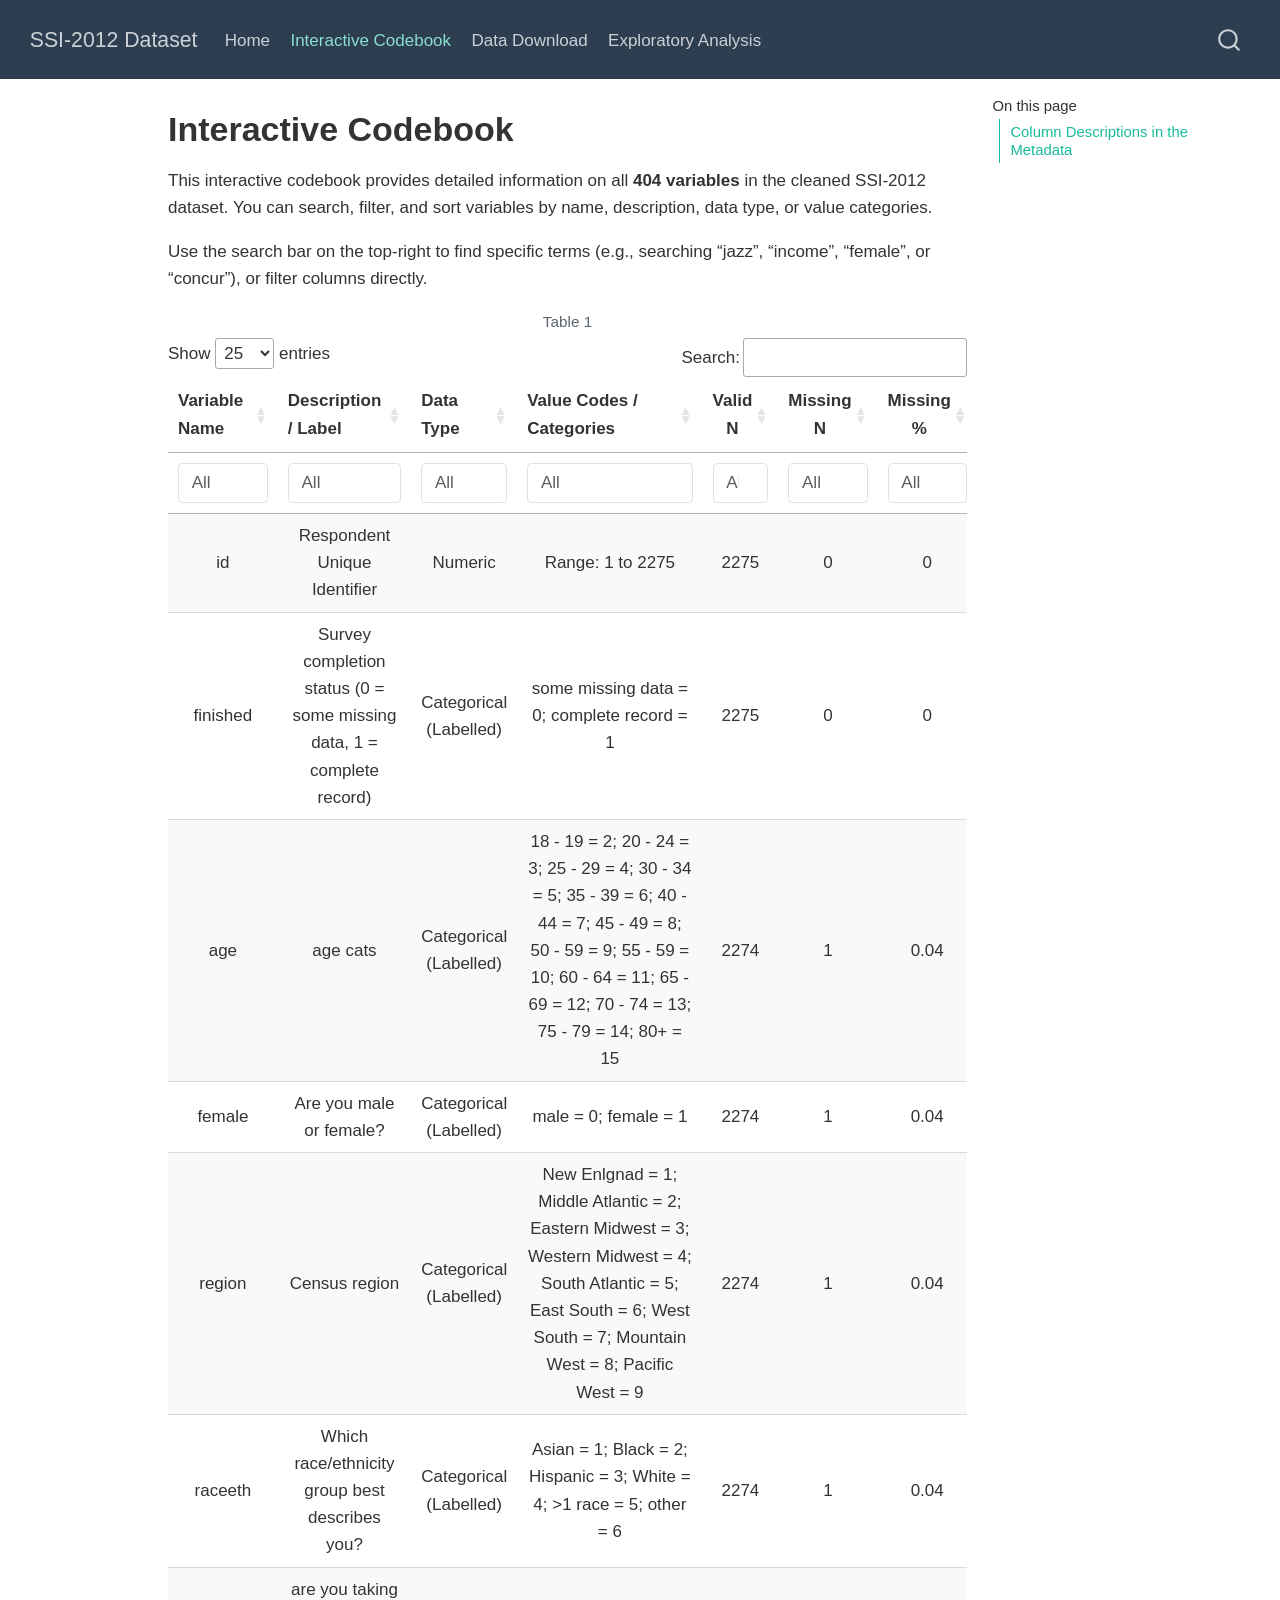
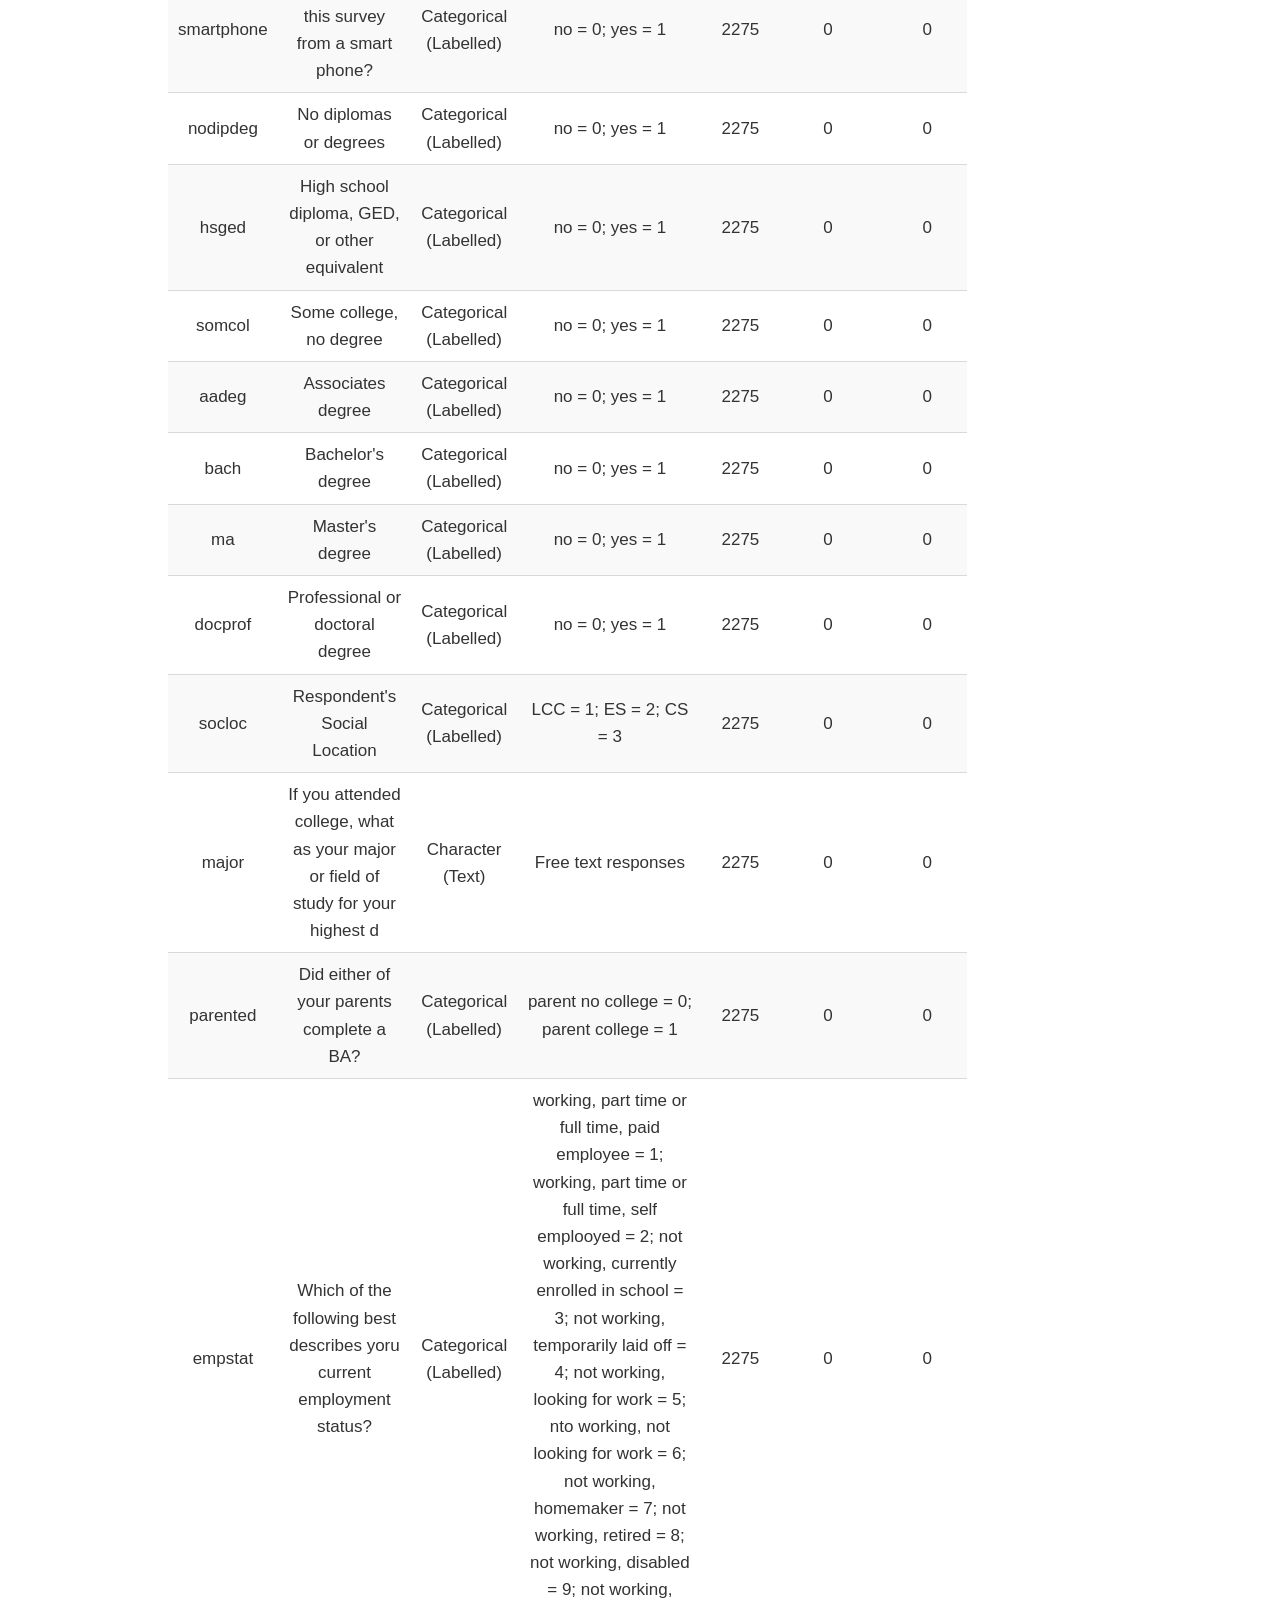
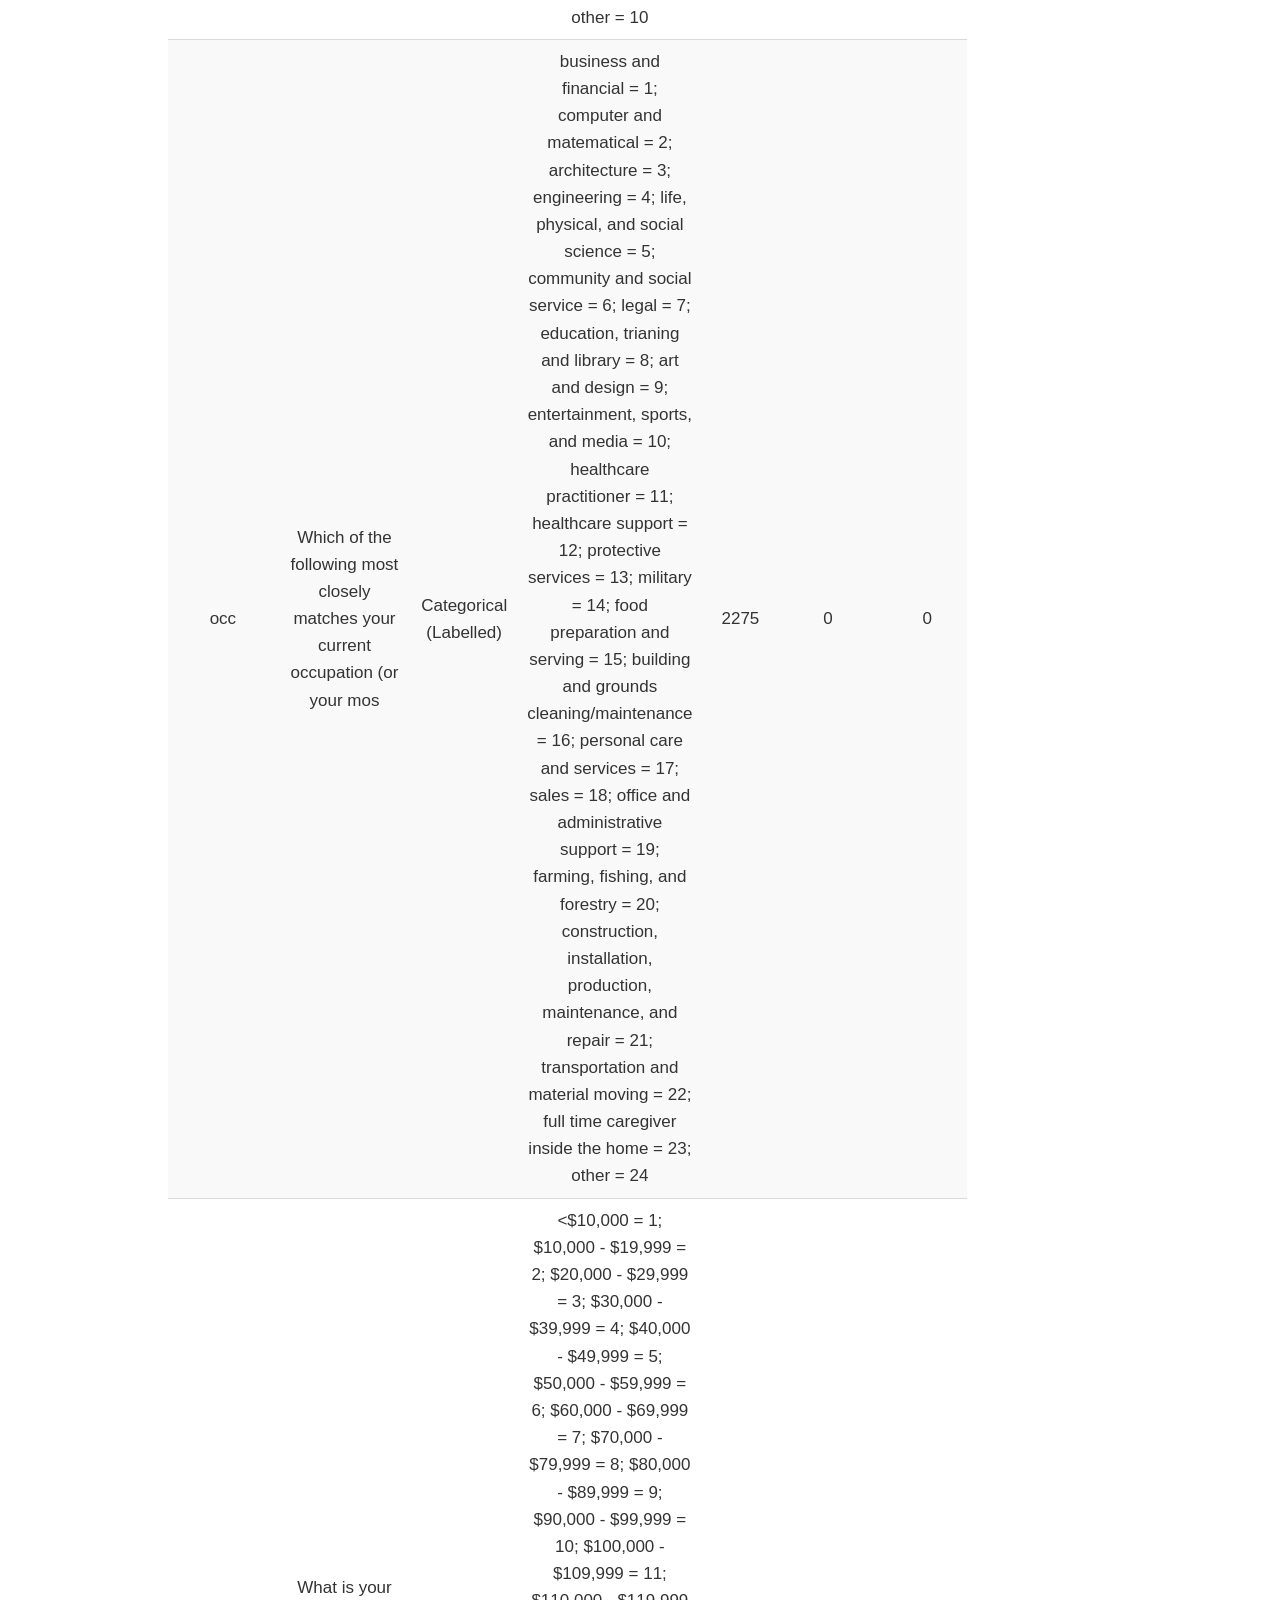
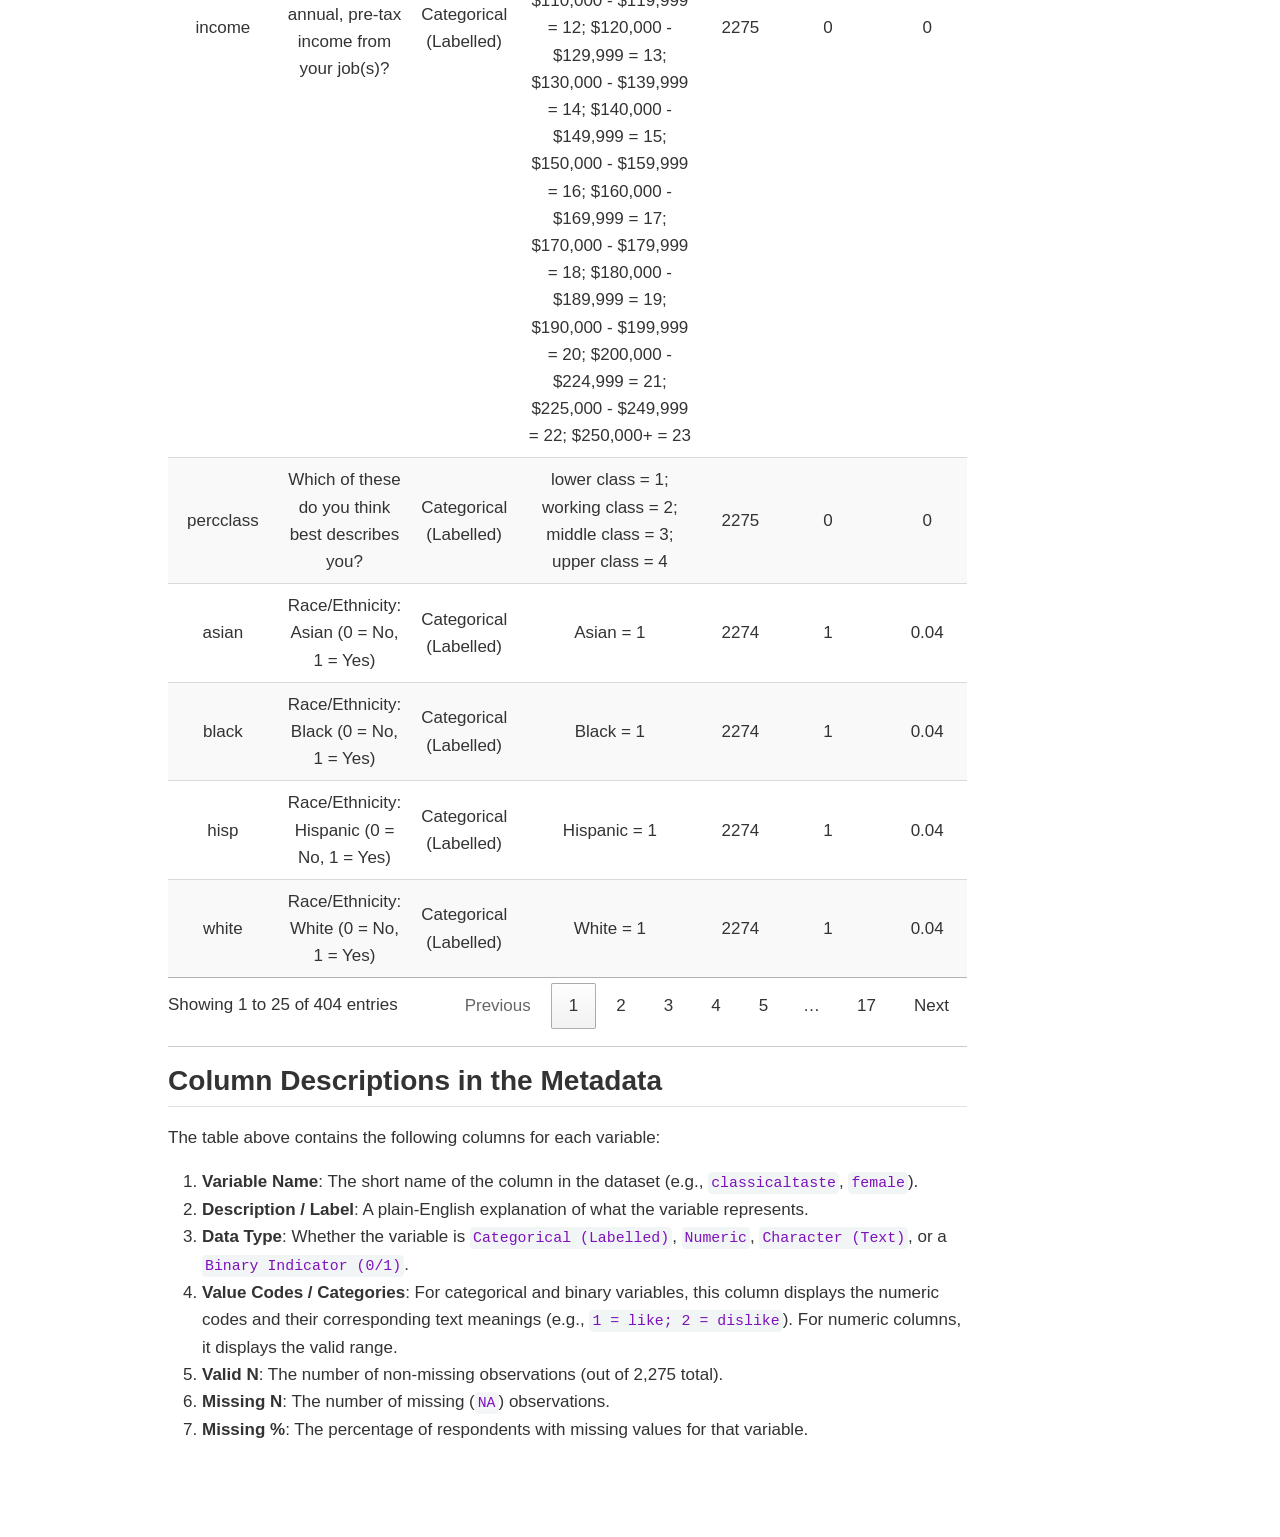
<file: codebook.html>
<!DOCTYPE html>
<html xmlns="http://www.w3.org/1999/xhtml" lang="en" xml:lang="en"><head>

<meta charset="utf-8">
<meta name="generator" content="quarto-1.10.18">

<meta name="viewport" content="width=device-width, initial-scale=1.0, user-scalable=yes">


<title>Interactive Codebook – SSI-2012 Dataset</title>
<style>
/* Default styles provided by pandoc.
** See https://pandoc.org/MANUAL.html#variables-for-html for config info.
*/
span.smallcaps{font-variant: small-caps;}
div.columns{display: flex; gap: 1.5em;}
div.column{flex: auto;}
@media screen {
div.columns{gap: min(4vw, 1.5em);}
div.column{overflow-x: auto;}
}
div.hanging-indent{margin-left: 1.5em; text-indent: -1.5em;}
ul.task-list{list-style: none;}
ul.task-list li input[type="checkbox"] {
  width: 0.8em;
  margin: 0 0.8em 0.2em -1em; /* quarto-specific, see https://github.com/quarto-dev/quarto-cli/issues/4556 */ 
  vertical-align: middle;
}
</style>


<script src="site_libs/quarto-nav/quarto-nav.js"></script>
<script src="site_libs/quarto-nav/headroom.min.js"></script>
<script src="site_libs/clipboard/clipboard.min.js"></script>
<script src="site_libs/quarto-search/autocomplete.umd.js"></script>
<script src="site_libs/quarto-search/fuse.min.js"></script>
<script src="site_libs/quarto-search/quarto-search.js"></script>
<meta name="quarto:offset" content="./">
<script src="site_libs/quarto-html/quarto.js" type="module"></script>
<script src="site_libs/quarto-html/tabsets/tabsets.js" type="module"></script>
<script src="site_libs/quarto-html/popper.min.js"></script>
<script src="site_libs/quarto-html/tippy.umd.min.js"></script>
<script src="site_libs/quarto-html/anchor.min.js"></script>
<link href="site_libs/quarto-html/tippy.css" rel="stylesheet">
<link href="site_libs/quarto-html/quarto-syntax-highlighting-64a204ab8560d761af7679ceaba22944.css" rel="stylesheet" id="quarto-text-highlighting-styles">
<script src="site_libs/bootstrap/bootstrap.min.js"></script>
<link href="site_libs/bootstrap/bootstrap-icons.css" rel="stylesheet">
<link href="site_libs/bootstrap/bootstrap-27b9f889d6e109d015426ac4f274b7e7.min.css" rel="stylesheet" append-hash="true" id="quarto-bootstrap" data-mode="light">
<script id="quarto-search-options" type="application/json">{
  "location": "navbar",
  "copy-button": false,
  "collapse-after": 3,
  "panel-placement": "end",
  "type": "overlay",
  "limit": 50,
  "keyboard-shortcut": [
    "f",
    "/",
    "s"
  ],
  "show-item-context": false,
  "language": {
    "search-no-results-text": "No results",
    "search-matching-documents-text": "matching documents",
    "search-copy-link-title": "Copy link to search",
    "search-hide-matches-text": "Hide additional matches",
    "search-more-match-text": "more match in this document",
    "search-more-matches-text": "more matches in this document",
    "search-clear-button-title": "Clear",
    "search-text-placeholder": "",
    "search-detached-cancel-button-title": "Cancel",
    "search-submit-button-title": "Submit",
    "search-label": "Search"
  }
}</script>
<link href="site_libs/htmltools-fill-0.5.9/fill.css" rel="stylesheet">
<script src="site_libs/htmlwidgets-1.6.4/htmlwidgets.js"></script>
<link href="site_libs/datatables-css-0.0.0/datatables-crosstalk.css" rel="stylesheet">
<script src="site_libs/datatables-binding-0.34.0/datatables.js"></script>
<script src="site_libs/jquery-3.6.0/jquery-3.6.0.min.js"></script>
<link href="site_libs/dt-core-1.13.6/css/jquery.dataTables.min.css" rel="stylesheet">
<link href="site_libs/dt-core-1.13.6/css/jquery.dataTables.extra.css" rel="stylesheet">
<script src="site_libs/dt-core-1.13.6/js/jquery.dataTables.min.js"></script>
<link href="site_libs/nouislider-7.0.10/jquery.nouislider.min.css" rel="stylesheet">
<script src="site_libs/nouislider-7.0.10/jquery.nouislider.min.js"></script>
<link href="site_libs/selectize-0.12.0/selectize.bootstrap3.css" rel="stylesheet">
<script src="site_libs/selectize-0.12.0/selectize.min.js"></script>
<link href="site_libs/dt-plugin-searchhighlight-1.13.6/source.css" rel="stylesheet">
<script src="site_libs/dt-plugin-searchhighlight-1.13.6/jquery.highlight.js"></script>
<script src="site_libs/dt-plugin-searchhighlight-1.13.6/source.min.js"></script>
<link href="site_libs/crosstalk-1.2.2/css/crosstalk.min.css" rel="stylesheet">
<script src="site_libs/crosstalk-1.2.2/js/crosstalk.min.js"></script>


<link rel="stylesheet" href="styles.css">
</head>

<body class="nav-fixed quarto-light">

<div id="quarto-search-results"></div>
  <header id="quarto-header" class="headroom fixed-top">
    <nav class="navbar navbar-expand-lg " data-bs-theme="dark">
      <div class="navbar-container container-fluid">
      <div class="navbar-brand-container mx-auto">
    <a class="navbar-brand" href="./index.html">
    <span class="navbar-title">SSI-2012 Dataset</span>
    </a>
  </div>
            <div id="quarto-search" class="" title="Search"></div>
          <button class="navbar-toggler" type="button" data-bs-toggle="collapse" data-bs-target="#navbarCollapse" aria-controls="navbarCollapse" role="menu" aria-expanded="false" aria-label="Toggle navigation" onclick="if (window.quartoToggleHeadroom) { window.quartoToggleHeadroom(); }">
  <span class="navbar-toggler-icon"></span>
</button>
          <div class="collapse navbar-collapse" id="navbarCollapse">
            <ul class="navbar-nav navbar-nav-scroll me-auto">
  <li class="nav-item">
    <a class="nav-link" href="./index.html"> 
<span class="menu-text">Home</span></a>
  </li>  
  <li class="nav-item">
    <a class="nav-link active" href="./codebook.html" aria-current="page"> 
<span class="menu-text">Interactive Codebook</span></a>
  </li>  
  <li class="nav-item">
    <a class="nav-link" href="./download.html"> 
<span class="menu-text">Data Download</span></a>
  </li>  
  <li class="nav-item">
    <a class="nav-link" href="./explore.html"> 
<span class="menu-text">Exploratory Analysis</span></a>
  </li>  
</ul>
          </div> <!-- /navcollapse -->
            <div class="quarto-navbar-tools">
</div>
      </div> <!-- /container-fluid -->
    </nav>
</header>
<!-- content -->
<div id="quarto-content" class="quarto-container page-columns page-rows-contents page-layout-article page-navbar">
<!-- sidebar -->
<!-- margin-sidebar -->
    <div id="quarto-margin-sidebar" class="sidebar margin-sidebar">
        <nav id="TOC" role="doc-toc" class="toc-active">
    <h2 id="toc-title">On this page</h2>
   
  <ul>
  <li><a href="#column-descriptions-in-the-metadata" id="toc-column-descriptions-in-the-metadata" class="nav-link active" data-scroll-target="#column-descriptions-in-the-metadata">Column Descriptions in the Metadata</a></li>
  </ul>
</nav>
    </div>
<!-- main -->
<main class="content" id="quarto-document-content">

<header id="title-block-header" class="quarto-title-block default">
<div class="quarto-title">
<h1 class="title">Interactive Codebook</h1>
</div>



<div class="quarto-title-meta">

    
  
    
  </div>
  


</header>


<p>This interactive codebook provides detailed information on all <strong>404 variables</strong> in the cleaned SSI-2012 dataset. You can search, filter, and sort variables by name, description, data type, or value categories.</p>
<p>Use the search bar on the top-right to find specific terms (e.g., searching “jazz”, “income”, “female”, or “concur”), or filter columns directly.</p>
<div class="cell">
<div id="tbl-codebook" class="cell quarto-float quarto-figure quarto-figure-center anchored">
<figure class="quarto-float quarto-float-tbl figure">
<figcaption class="quarto-float-caption-top quarto-float-caption quarto-float-tbl quarto-uncaptioned" id="tbl-codebook-caption-0ceaefa1-69ba-4598-a22c-09a6ac19f8ca">
Table&nbsp;1
</figcaption>
<div aria-describedby="tbl-codebook-caption-0ceaefa1-69ba-4598-a22c-09a6ac19f8ca">
<div class="cell-output-display">
<div class="datatables html-widget html-fill-item" id="htmlwidget-bd5409fae5e96ff06ec8" style="width:100%;height:auto;"></div>
<script type="application/json" data-for="htmlwidget-bd5409fae5e96ff06ec8">{"x":{"filter":"top","vertical":false,"filterHTML":"<tr>\n  <td data-type=\"character\" style=\"vertical-align: top;\">\n    <div class=\"form-group has-feedback\" style=\"margin-bottom: auto;\">\n      <input type=\"search\" placeholder=\"All\" class=\"form-control\" style=\"width: 100%;\"/>\n      <span class=\"glyphicon glyphicon-remove-circle form-control-feedback\"><\/span>\n    <\/div>\n  <\/td>\n  <td data-type=\"character\" style=\"vertical-align: top;\">\n    <div class=\"form-group has-feedback\" style=\"margin-bottom: auto;\">\n      <input type=\"search\" placeholder=\"All\" class=\"form-control\" style=\"width: 100%;\"/>\n      <span class=\"glyphicon glyphicon-remove-circle form-control-feedback\"><\/span>\n    <\/div>\n  <\/td>\n  <td data-type=\"character\" style=\"vertical-align: top;\">\n    <div class=\"form-group has-feedback\" style=\"margin-bottom: auto;\">\n      <input type=\"search\" placeholder=\"All\" class=\"form-control\" style=\"width: 100%;\"/>\n      <span class=\"glyphicon glyphicon-remove-circle form-control-feedback\"><\/span>\n    <\/div>\n  <\/td>\n  <td data-type=\"character\" style=\"vertical-align: top;\">\n    <div class=\"form-group has-feedback\" style=\"margin-bottom: auto;\">\n      <input type=\"search\" placeholder=\"All\" class=\"form-control\" style=\"width: 100%;\"/>\n      <span class=\"glyphicon glyphicon-remove-circle form-control-feedback\"><\/span>\n    <\/div>\n  <\/td>\n  <td data-type=\"integer\" style=\"vertical-align: top;\">\n    <div class=\"form-group has-feedback\" style=\"margin-bottom: auto;\">\n      <input type=\"search\" placeholder=\"All\" class=\"form-control\" style=\"width: 100%;\"/>\n      <span class=\"glyphicon glyphicon-remove-circle form-control-feedback\"><\/span>\n    <\/div>\n    <div style=\"display: none;position: absolute;width: 200px;opacity: 1\">\n      <div data-min=\"1736\" data-max=\"2275\"><\/div>\n      <span style=\"float: left;\"><\/span>\n      <span style=\"float: right;\"><\/span>\n    <\/div>\n  <\/td>\n  <td data-type=\"integer\" style=\"vertical-align: top;\">\n    <div class=\"form-group has-feedback\" style=\"margin-bottom: auto;\">\n      <input type=\"search\" placeholder=\"All\" class=\"form-control\" style=\"width: 100%;\"/>\n      <span class=\"glyphicon glyphicon-remove-circle form-control-feedback\"><\/span>\n    <\/div>\n    <div style=\"display: none;position: absolute;width: 200px;opacity: 1\">\n      <div data-min=\"0\" data-max=\"539\"><\/div>\n      <span style=\"float: left;\"><\/span>\n      <span style=\"float: right;\"><\/span>\n    <\/div>\n  <\/td>\n  <td data-type=\"number\" style=\"vertical-align: top;\">\n    <div class=\"form-group has-feedback\" style=\"margin-bottom: auto;\">\n      <input type=\"search\" placeholder=\"All\" class=\"form-control\" style=\"width: 100%;\"/>\n      <span class=\"glyphicon glyphicon-remove-circle form-control-feedback\"><\/span>\n    <\/div>\n    <div style=\"display: none;position: absolute;width: 200px;opacity: 1\">\n      <div data-min=\"0\" data-max=\"23.69\" data-scale=\"2\"><\/div>\n      <span style=\"float: left;\"><\/span>\n      <span style=\"float: right;\"><\/span>\n    <\/div>\n  <\/td>\n<\/tr>","data":[["id","finished","age","female","region","raceeth","smartphone","nodipdeg","hsged","somcol","aadeg","bach","ma","docprof","socloc","major","parented","empstat","occ","income","percclass","asian","black","hisp","white","multirace","otherrace","lower","working","middle","high","taste1","similarity","siminf","taste2","alterjob","altered","alterclass","altertaste","control","alterlike","surprise","classicaltaste","operataste","jazztaste","bwaysttaste","moodeztaste","bbandtaste","croldtaste","countrytaste","bluegtaste","folktaste","hymgostaste","latspsaltaste","raphiphoptaste","blurbtaste","reggaetaste","toppoptaste","controcktaste","indalttaste","danclubtaste","hvymtltaste","classicallis","operalis","jazzlis","bwaystlis","moodezlis","bbandlis","croldlis","countrylis","blueglis","folklis","hymgoslis","latspsallis","raphiphoplis","blurblis","reggaelis","toppoplis","controcklis","indaltlis","danclublis","hvymtllis","nonelis","favgen","classicalfemale","classicalmale","classicalwhite","classicalblack","classicalhisp","classicalasian","classicalgrad","classicalnocol","classicalyoung","classicalmidage","classicalold","classicallc","classicalwc","classicalmc","classicaluc","classicalnone","operafemale","operamale","operawhite","operablack","operahisp","operaasian","operagrad","operanocol","operayoung","operamidage","operaold","operalc","operawc","operamc","operauc","operanone","jazzfemale","jazzmale","jazzwhite","jazzblack","jazzhisp","jazzasian","jazzgrad","jazznocol","jazzyoung","jazzmidage","jazzold","jazzlc","jazzwc","jazzmc","jazzuc","jazznone","bwaystfemale","bwaystmale","bwaystwhite","bwaystblack","bwaysthisp","bwaystasian","bwaystgrad","bwaystnocol","bwaystyoung","bwaystmidage","bwaystold","bwaystlc","bwaystwc","bwaystmc","bwaystuc","bwaystnone","moodezfemale","moodezmale","moodezwhite","moodezblack","moodezhisp","moodezasian","moodezgrad","moodeznocol","moodezyoung","moodezmidage","moodezold","moodezlc","moodezwc","moodezmc","moodezuc","moodeznone","bbandfemale","bbandmale","bbandwhite","bbandblack","bbandhisp","bbandasian","bbandgrad","bbandnocol","bbandyoung","bbandmidage","bbandold","bbandlc","bbandwc","bbandmc","bbanduc","bbandnone","croldfemale","croldmale","croldwhite","croldblack","croldhisp","croldasian","croldgrad","croldnocol","croldyoung","croldmidage","croldold","croldlc","croldwc","croldmc","crolduc","croldnone","countryfemale","countrymale","countrywhite","countryblack","countryhisp","countryasian","countrygrad","countrynocol","countryyoung","countrymidage","countryold","countrylc","countrywc","countrymc","countryuc","countrynone","bluegfemale","bluegmale","bluegwhite","bluegblack","blueghisp","bluegasian","blueggrad","bluegnocol","bluegyoung","bluegmidage","bluegold","blueglc","bluegwc","bluegmc","blueguc","bluegnone","folkfemale","folkmale","folkwhite","folkblack","folkhisp","folkasian","folkgrad","folknocol","folkyoung","folkmidage","folkold","folklc","folkwc","folkmc","folkuc","folknone","hymgosfemale","hymgosmale","hymgoswhite","hymgosblack","hymgoshisp","hymgosasian","hymgosgrad","hymgosnocol","hymgosyoung","hymgosmidage","hymgosold","hymgoslc","hymgoswc","hymgosmc","hymgosuc","hymgosnone","latspsalfemale","latspsalmale","latspsalwhite","latspsalblack","latspsalhisp","latspsalasian","latspsalgrad","latspsalnocol","latspsalyoung","latspsalmidage","latspsalold","latspsallc","latspsalwc","latspsalmc","latspsaluc","latspsalnone","raphiphopfemale","raphiphopmale","raphiphopwhite","raphiphopblack","raphiphophisp","raphiphopasian","raphiphopgrad","raphiphopnocol","raphiphopyoung","raphiphopmidage","raphiphopold","raphiphoplc","raphiphopwc","raphiphopmc","raphiphopuc","raphiphopnone","blurbfemale","blurbmale","blurbwhite","blurbblack","blurbhisp","blurbasian","blurbgrad","blurbnocol","blurbyoung","blurbmidage","blurbold","blurblc","blurbwc","blurbmc","blurbuc","blurbnone","reggaefemale","reggaemale","reggaewhite","reggaeblack","reggaehisp","reggaeasian","reggaegrad","reggaenocol","reggaeyoung","reggaemidage","reggaeold","reggaelc","reggaewc","reggaemc","reggaeuc","reggaenone","toppopfemale","toppopmale","toppopwhite","toppopblack","toppophisp","toppopasian","toppopgrad","toppopnocol","toppopyoung","toppopmidage","toppopold","toppoplc","toppopwc","toppopmc","toppopuc","toppopnone","controckfemale","controckmale","controckwhite","controckblack","controckhisp","controckasian","controckgrad","controcknocol","controckyoung","controckmidage","controckold","controcklc","controckwc","controckmc","controckuc","controcknone","indaltfemale","indaltmale","indaltwhite","indaltblack","indalthisp","indaltasian","indaltgrad","indaltnocol","indaltyoung","indaltmidage","indaltold","indaltlc","indaltwc","indaltmc","indaltuc","indaltnone","danclubfemale","danclubmale","danclubwhite","danclubblack","danclubhisp","danclubasian","danclubgrad","danclubnocol","danclubyoung","danclubmidage","danclubold","danclublc","danclubwc","danclubmc","danclubuc","danclubnone","hvymtlfemale","hvymtlmale","hvymtlwhite","hvymtlblack","hvymtlhisp","hvymtlasian","hvymtlgrad","hvymtlnocol","hvymtlyoung","hvymtlmidage","hvymtlold","hvymtllc","hvymtlwc","hvymtlmc","hvymtluc","hvymtlnone"],["Respondent Unique Identifier","Survey completion status (0 = some missing data, 1 = complete record)","age cats","Are you male or female?","Census region","Which race/ethnicity group best describes you?","are you taking this survey from a smart phone?","No diplomas or degrees","High school diploma, GED, or other equivalent","Some college, no degree","Associates degree","Bachelor's degree","Master's degree","Professional or doctoral degree","Respondent's Social Location","If you attended college, what as your major or field of study for your highest d","Did either of your parents complete a BA?","Which of the following best describes yoru current employment status?","Which of the following most closely matches your current occupation (or your mos","What is your annual, pre-tax income from your job(s)?","Which of these do you think best describes you?","Race/Ethnicity: Asian (0 = No, 1 = Yes)","Race/Ethnicity: Black (0 = No, 1 = Yes)","Race/Ethnicity: Hispanic (0 = No, 1 = Yes)","Race/Ethnicity: White (0 = No, 1 = Yes)","Race/Ethnicity: More than one race (0 = No, 1 = Yes)","Race/Ethnicity: Other race (0 = No, 1 = Yes)","Self-described Class: Lower class (0 = No, 1 = Yes)","Self-described Class: Working class (0 = No, 1 = Yes)","Self-described Class: Middle class (0 = No, 1 = Yes)","Self-described Class: Upper class (0 = No, 1 = Yes)","Give us your first impression of this painting -- how much do you like it?","Given only what you know about [these people]...how similar do you think you are","When you thought about how similar you are to the people in thi sgroup, which fa","Give us your final impression about this painting -- how much do you like it?","manipulation check: where do they work?","manipulation check: what is their highest level of education?","REVISE LABELS TO SHARE","reference group's opinion of the painting","Control group experimental ID","Experimental Condition: reference group liked (1) or disliked (0) the painting","manipulation check:  was it surprising to you that the people in this group LIKE","Classical taste","Opera taste","Jazz taste","Broadway/Show tunes taste","Mood/Easy listening taste","Big band taste","Classic rock/Oldies taste","Country taste","Bluegrass taste","Folk taste","Hymns/Gospel taste","Latin/Spanish/Salsa taste","Rap/Hip-hop taste","Blues/R&amp;B taste","Reggae taste","Top 40/Pop taste","Contemporary rock taste","Indie/Alternative rock taste","Dance/Club taste","Heavy metal taste","Classical listen","Opera listen","Jazz listen","Broadway/Show tunes listen","Mood/Easy listening listen","Big band listen","Classic rock/Oldies listen","Country listen","Bluegrass listen","Folk listen","Hymns/Gospel listen","Latin/Spanish/Salsa listen","Rap/Hip-hop listen","Blues/R&amp;B listen","Reggae listen","Top 40/Pop listen","Contemporary rock listen","Indie/Alternative rock listen","Dance/Club listen","Heavy metal listen","I have not listened to any of these in the last month","Of these types of music, which is your favorite?","Typical Classical music fans: female","Typical Classical music fans: male","Typical Classical music fans: white","Typical Classical music fans: black","Typical Classical music fans: hisp","Typical Classical music fans: asian","Typical Classical music fans: college graduate","Typical Classical music fans: did not attend college","Typical Classical music fans: young","Typical Classical music fans: middle aged","Typical Classical music fans: old","Typical Classical music fans: lower class","Typical Classical music fans: working class","Typical Classical music fans: middle class","Typical Classical music fans: upper class","Typical Classical music fans: none of these","Typical Opera music fans: female","Typical Opera music fans: male","Typical Opera music fans: white","Typical Opera music fans: black","Typical Opera music fans: hisp","Typical Opera music fans: asian","Typical Opera music fans: college graduate","Typical Opera music fans: did not attend college","Typical Opera music fans: young","Typical Opera music fans: middle aged","Typical Opera music fans: old","Typical Opera music fans: lower class","Typical Opera music fans: working class","Typical Opera music fans: middle class","Typical Opera music fans: upper class","Typical Opera music fans: none of these","Typical Jazz music fans: female","Typical Jazz music fans: male","Typical Jazz music fans: white","Typical Jazz music fans: black","Typical Jazz music fans: hisp","Typical Jazz music fans: asian","Typical Jazz music fans: college graduate","Typical Jazz music fans: did not attend college","Typical Jazz music fans: young","Typical Jazz music fans: middle aged","Typical Jazz music fans: old","Typical Jazz music fans: lower class","Typical Jazz music fans: working class","Typical Jazz music fans: middle class","Typical Jazz music fans: upper class","Typical Jazz music fans: none of these","Typical Bwayst music fans: female","Typical Bwayst music fans: male","Typical Bwayst music fans: white","Typical Bwayst music fans: black","Typical Bwayst music fans: hisp","Typical Bwayst music fans: asian","Typical Bwayst music fans: college graduate","Typical Bwayst music fans: did not attend college","Typical Bwayst music fans: young","Typical Bwayst music fans: middle aged","Typical Bwayst music fans: old","Typical Bwayst music fans: lower class","Typical Bwayst music fans: working class","Typical Bwayst music fans: middle class","Typical Bwayst music fans: upper class","Typical Bwayst music fans: none of these","Typical Moodez music fans: female","Typical Moodez music fans: male","Typical Moodez music fans: white","Typical Moodez music fans: black","Typical Moodez music fans: hisp","Typical Moodez music fans: asian","Typical Moodez music fans: college graduate","Typical Moodez music fans: did not attend college","Typical Moodez music fans: young","Typical Moodez music fans: middle aged","Typical Moodez music fans: old","Typical Moodez music fans: lower class","Typical Moodez music fans: working class","Typical Moodez music fans: middle class","Typical Moodez music fans: upper class","Typical Moodez music fans: none of these","Typical Bband music fans: female","Typical Bband music fans: male","Typical Bband music fans: white","Typical Bband music fans: black","Typical Bband music fans: hisp","Typical Bband music fans: asian","Typical Bband music fans: college graduate","Typical Bband music fans: did not attend college","Typical Bband music fans: young","Typical Bband music fans: middle aged","Typical Bband music fans: old","Typical Bband music fans: lower class","Typical Bband music fans: working class","Typical Bband music fans: middle class","Typical Bband music fans: upper class","Typical Bband music fans: none of these","Typical Crold music fans: female","Typical Crold music fans: male","Typical Crold music fans: white","Typical Crold music fans: black","Typical Crold music fans: hisp","Typical Crold music fans: asian","Typical Crold music fans: college graduate","Typical Crold music fans: did not attend college","Typical Crold music fans: young","Typical Crold music fans: middle aged","Typical Crold music fans: old","Typical Crold music fans: lower class","Typical Crold music fans: working class","Typical Crold music fans: middle class","Typical Crold music fans: upper class","Typical Crold music fans: none of these","Typical Country music fans: female","Typical Country music fans: male","Typical Country music fans: white","Typical Country music fans: black","Typical Country music fans: hisp","Typical Country music fans: asian","Typical Country music fans: college graduate","Typical Country music fans: did not attend college","Typical Country music fans: young","Typical Country music fans: middle aged","Typical Country music fans: old","Typical Country music fans: lower class","Typical Country music fans: working class","Typical Country music fans: middle class","Typical Country music fans: upper class","Typical Country music fans: none of these","Typical Blueg music fans: female","Typical Blueg music fans: male","Typical Blueg music fans: white","Typical Blueg music fans: black","Typical Blueg music fans: hisp","Typical Blueg music fans: asian","Typical Blueg music fans: college graduate","Typical Blueg music fans: did not attend college","Typical Blueg music fans: young","Typical Blueg music fans: middle aged","Typical Blueg music fans: old","Typical Blueg music fans: lower class","Typical Blueg music fans: working class","Typical Blueg music fans: middle class","Typical Blueg music fans: upper class","Typical Blueg music fans: none of these","Typical Folk music fans: female","Typical Folk music fans: male","Typical Folk music fans: white","Typical Folk music fans: black","Typical Folk music fans: hisp","Typical Folk music fans: asian","Typical Folk music fans: college graduate","Typical Folk music fans: did not attend college","Typical Folk music fans: young","Typical Folk music fans: middle aged","Typical Folk music fans: old","Typical Folk music fans: lower class","Typical Folk music fans: working class","Typical Folk music fans: middle class","Typical Folk music fans: upper class","Typical Folk music fans: none of these","Typical Hymgos music fans: female","Typical Hymgos music fans: male","Typical Hymgos music fans: white","Typical Hymgos music fans: black","Typical Hymgos music fans: hisp","Typical Hymgos music fans: asian","Typical Hymgos music fans: college graduate","Typical Hymgos music fans: did not attend college","Typical Hymgos music fans: young","Typical Hymgos music fans: middle aged","Typical Hymgos music fans: old","Typical Hymgos music fans: lower class","Typical Hymgos music fans: working class","Typical Hymgos music fans: middle class","Typical Hymgos music fans: upper class","Typical Hymgos music fans: none of these","Typical Latspsal music fans: female","Typical Latspsal music fans: male","Typical Latspsal music fans: white","Typical Latspsal music fans: black","Typical Latspsal music fans: hisp","Typical Latspsal music fans: asian","Typical Latspsal music fans: college graduate","Typical Latspsal music fans: did not attend college","Typical Latspsal music fans: young","Typical Latspsal music fans: middle aged","Typical Latspsal music fans: old","Typical Latspsal music fans: lower class","Typical Latspsal music fans: working class","Typical Latspsal music fans: middle class","Typical Latspsal music fans: upper class","Typical Latspsal music fans: none of these","Typical Raphiphop music fans: female","Typical Raphiphop music fans: male","Typical Raphiphop music fans: white","Typical Raphiphop music fans: black","Typical Raphiphop music fans: hisp","Typical Raphiphop music fans: asian","Typical Raphiphop music fans: college graduate","Typical Raphiphop music fans: did not attend college","Typical Raphiphop music fans: young","Typical Raphiphop music fans: middle aged","Typical Raphiphop music fans: old","Typical Raphiphop music fans: lower class","Typical Raphiphop music fans: working class","Typical Raphiphop music fans: middle class","Typical Raphiphop music fans: upper class","Typical Raphiphop music fans: none of these","Typical Blurb music fans: female","Typical Blurb music fans: male","Typical Blurb music fans: white","Typical Blurb music fans: black","Typical Blurb music fans: hisp","Typical Blurb music fans: asian","Typical Blurb music fans: college graduate","Typical Blurb music fans: did not attend college","Typical Blurb music fans: young","Typical Blurb music fans: middle aged","Typical Blurb music fans: old","Typical Blurb music fans: lower class","Typical Blurb music fans: working class","Typical Blurb music fans: middle class","Typical Blurb music fans: upper class","Typical Blurb music fans: none of these","Typical Reggae music fans: female","Typical Reggae music fans: male","Typical Reggae music fans: white","Typical Reggae music fans: black","Typical Reggae music fans: hisp","Typical Reggae music fans: asian","Typical Reggae music fans: college graduate","Typical Reggae music fans: did not attend college","Typical Reggae music fans: young","Typical Reggae music fans: middle aged","Typical Reggae music fans: old","Typical Reggae music fans: lower class","Typical Reggae music fans: working class","Typical Reggae music fans: middle class","Typical Reggae music fans: upper class","Typical Reggae music fans: none of these","Typical Toppop music fans: female","Typical Toppop music fans: male","Typical Toppop music fans: white","Typical Toppop music fans: black","Typical Toppop music fans: hisp","Typical Toppop music fans: asian","Typical Toppop music fans: college graduate","Typical Toppop music fans: did not attend college","Typical Toppop music fans: young","Typical Toppop music fans: middle aged","Typical Toppop music fans: old","Typical Toppop music fans: lower class","Typical Toppop music fans: working class","Typical Toppop music fans: middle class","Typical Toppop music fans: upper class","Typical Toppop music fans: none of these","Typical Controck music fans: female","Typical Controck music fans: male","Typical Controck music fans: white","Typical Controck music fans: black","Typical Controck music fans: hisp","Typical Controck music fans: asian","Typical Controck music fans: college graduate","Typical Controck music fans: did not attend college","Typical Controck music fans: young","Typical Controck music fans: middle aged","Typical Controck music fans: old","Typical Controck music fans: lower class","Typical Controck music fans: working class","Typical Controck music fans: middle class","Typical Controck music fans: upper class","Typical Controck music fans: none of these","Typical Indalt music fans: female","Typical Indalt music fans: male","Typical Indalt music fans: white","Typical Indalt music fans: black","Typical Indalt music fans: hisp","Typical Indalt music fans: asian","Typical Indalt music fans: college graduate","Typical Indalt music fans: did not attend college","Typical Indalt music fans: young","Typical Indalt music fans: middle aged","Typical Indalt music fans: old","Typical Indalt music fans: lower class","Typical Indalt music fans: working class","Typical Indalt music fans: middle class","Typical Indalt music fans: upper class","Typical Indalt music fans: none of these","Typical Danclub music fans: female","Typical Danclub music fans: male","Typical Danclub music fans: white","Typical Danclub music fans: black","Typical Danclub music fans: hisp","Typical Danclub music fans: asian","Typical Danclub music fans: college graduate","Typical Danclub music fans: did not attend college","Typical Danclub music fans: young","Typical Danclub music fans: middle aged","Typical Danclub music fans: old","Typical Danclub music fans: lower class","Typical Danclub music fans: working class","Typical Danclub music fans: middle class","Typical Danclub music fans: upper class","Typical Danclub music fans: none of these","Typical Hvymtl music fans: female","Typical Hvymtl music fans: male","Typical Hvymtl music fans: white","Typical Hvymtl music fans: black","Typical Hvymtl music fans: hisp","Typical Hvymtl music fans: asian","Typical Hvymtl music fans: college graduate","Typical Hvymtl music fans: did not attend college","Typical Hvymtl music fans: young","Typical Hvymtl music fans: middle aged","Typical Hvymtl music fans: old","Typical Hvymtl music fans: lower class","Typical Hvymtl music fans: working class","Typical Hvymtl music fans: middle class","Typical Hvymtl music fans: upper class","Typical Hvymtl music fans: none of these"],["Numeric","Categorical (Labelled)","Categorical (Labelled)","Categorical (Labelled)","Categorical (Labelled)","Categorical (Labelled)","Categorical (Labelled)","Categorical (Labelled)","Categorical (Labelled)","Categorical (Labelled)","Categorical (Labelled)","Categorical (Labelled)","Categorical (Labelled)","Categorical (Labelled)","Categorical (Labelled)","Character (Text)","Categorical (Labelled)","Categorical (Labelled)","Categorical (Labelled)","Categorical (Labelled)","Categorical (Labelled)","Categorical (Labelled)","Categorical (Labelled)","Categorical (Labelled)","Categorical (Labelled)","Categorical (Labelled)","Categorical (Labelled)","Categorical (Labelled)","Categorical (Labelled)","Categorical (Labelled)","Categorical (Labelled)","Categorical (Labelled)","Categorical (Labelled)","Categorical (Labelled)","Categorical (Labelled)","Categorical (Labelled)","Categorical (Labelled)","Categorical (Labelled)","Categorical (Labelled)","Categorical (Labelled)","Categorical (Labelled)","Categorical (Labelled)","Categorical (Labelled)","Categorical (Labelled)","Categorical (Labelled)","Categorical (Labelled)","Categorical (Labelled)","Categorical (Labelled)","Categorical (Labelled)","Categorical (Labelled)","Categorical (Labelled)","Categorical (Labelled)","Categorical (Labelled)","Categorical (Labelled)","Categorical (Labelled)","Categorical (Labelled)","Categorical (Labelled)","Categorical (Labelled)","Categorical (Labelled)","Categorical (Labelled)","Categorical (Labelled)","Categorical (Labelled)","Numeric","Numeric","Numeric","Numeric","Numeric","Numeric","Numeric","Numeric","Numeric","Numeric","Numeric","Numeric","Numeric","Numeric","Numeric","Numeric","Numeric","Numeric","Numeric","Numeric","Numeric","Categorical (Labelled)","Binary Indicator (0/1)","Binary Indicator (0/1)","Binary Indicator (0/1)","Binary Indicator (0/1)","Binary Indicator (0/1)","Binary Indicator (0/1)","Binary Indicator (0/1)","Binary Indicator (0/1)","Binary Indicator (0/1)","Binary Indicator (0/1)","Binary Indicator (0/1)","Binary Indicator (0/1)","Binary Indicator (0/1)","Binary Indicator (0/1)","Binary Indicator (0/1)","Binary Indicator (0/1)","Binary Indicator (0/1)","Binary Indicator (0/1)","Binary Indicator (0/1)","Binary Indicator (0/1)","Binary Indicator (0/1)","Binary Indicator (0/1)","Binary Indicator (0/1)","Binary Indicator (0/1)","Binary Indicator (0/1)","Binary Indicator (0/1)","Binary Indicator (0/1)","Binary Indicator (0/1)","Binary Indicator (0/1)","Binary Indicator (0/1)","Binary Indicator (0/1)","Binary Indicator (0/1)","Binary Indicator (0/1)","Binary Indicator (0/1)","Binary Indicator (0/1)","Binary Indicator (0/1)","Binary Indicator (0/1)","Binary Indicator (0/1)","Binary Indicator (0/1)","Binary Indicator (0/1)","Binary Indicator (0/1)","Binary Indicator (0/1)","Binary Indicator (0/1)","Binary Indicator (0/1)","Binary Indicator (0/1)","Binary Indicator (0/1)","Binary Indicator (0/1)","Binary Indicator (0/1)","Binary Indicator (0/1)","Binary Indicator (0/1)","Binary Indicator (0/1)","Binary Indicator (0/1)","Binary Indicator (0/1)","Binary Indicator (0/1)","Binary Indicator (0/1)","Binary Indicator (0/1)","Binary Indicator (0/1)","Binary Indicator (0/1)","Binary Indicator (0/1)","Binary Indicator (0/1)","Binary Indicator (0/1)","Binary Indicator (0/1)","Binary Indicator (0/1)","Binary Indicator (0/1)","Binary Indicator (0/1)","Binary Indicator (0/1)","Binary Indicator (0/1)","Binary Indicator (0/1)","Binary Indicator (0/1)","Binary Indicator (0/1)","Binary Indicator (0/1)","Binary Indicator (0/1)","Binary Indicator (0/1)","Binary Indicator (0/1)","Binary Indicator (0/1)","Binary Indicator (0/1)","Binary Indicator (0/1)","Binary Indicator (0/1)","Binary Indicator (0/1)","Binary Indicator (0/1)","Binary Indicator (0/1)","Binary Indicator (0/1)","Binary Indicator (0/1)","Binary Indicator (0/1)","Binary Indicator (0/1)","Binary Indicator (0/1)","Binary Indicator (0/1)","Binary Indicator (0/1)","Binary Indicator (0/1)","Binary Indicator (0/1)","Binary Indicator (0/1)","Binary Indicator (0/1)","Binary Indicator (0/1)","Binary Indicator (0/1)","Binary Indicator (0/1)","Binary Indicator (0/1)","Binary Indicator (0/1)","Binary Indicator (0/1)","Binary Indicator (0/1)","Binary Indicator (0/1)","Binary Indicator (0/1)","Binary Indicator (0/1)","Binary Indicator (0/1)","Binary Indicator (0/1)","Binary Indicator (0/1)","Binary Indicator (0/1)","Binary Indicator (0/1)","Binary Indicator (0/1)","Binary Indicator (0/1)","Binary Indicator (0/1)","Binary Indicator (0/1)","Binary Indicator (0/1)","Binary Indicator (0/1)","Binary Indicator (0/1)","Binary Indicator (0/1)","Binary Indicator (0/1)","Binary Indicator (0/1)","Binary Indicator (0/1)","Binary Indicator (0/1)","Binary Indicator (0/1)","Binary Indicator (0/1)","Binary Indicator (0/1)","Binary Indicator (0/1)","Binary Indicator (0/1)","Binary Indicator (0/1)","Binary Indicator (0/1)","Binary Indicator (0/1)","Binary Indicator (0/1)","Binary Indicator (0/1)","Binary Indicator (0/1)","Binary Indicator (0/1)","Binary Indicator (0/1)","Binary Indicator (0/1)","Binary Indicator (0/1)","Binary Indicator (0/1)","Binary Indicator (0/1)","Binary Indicator (0/1)","Binary Indicator (0/1)","Binary Indicator (0/1)","Binary Indicator (0/1)","Binary Indicator (0/1)","Binary Indicator (0/1)","Binary Indicator (0/1)","Binary Indicator (0/1)","Binary Indicator (0/1)","Binary Indicator (0/1)","Binary Indicator (0/1)","Binary Indicator (0/1)","Binary Indicator (0/1)","Binary Indicator (0/1)","Binary Indicator (0/1)","Binary Indicator (0/1)","Binary Indicator (0/1)","Binary Indicator (0/1)","Binary Indicator (0/1)","Binary Indicator (0/1)","Binary Indicator (0/1)","Binary Indicator (0/1)","Binary Indicator (0/1)","Binary Indicator (0/1)","Binary Indicator (0/1)","Binary Indicator (0/1)","Binary Indicator (0/1)","Binary Indicator (0/1)","Binary Indicator (0/1)","Binary Indicator (0/1)","Binary Indicator (0/1)","Binary Indicator (0/1)","Binary Indicator (0/1)","Binary Indicator (0/1)","Binary Indicator (0/1)","Binary Indicator (0/1)","Binary Indicator (0/1)","Binary Indicator (0/1)","Binary Indicator (0/1)","Binary Indicator (0/1)","Binary Indicator (0/1)","Binary Indicator (0/1)","Binary Indicator (0/1)","Binary Indicator (0/1)","Binary Indicator (0/1)","Binary Indicator (0/1)","Binary Indicator (0/1)","Binary Indicator (0/1)","Binary Indicator (0/1)","Binary Indicator (0/1)","Binary Indicator (0/1)","Binary Indicator (0/1)","Binary Indicator (0/1)","Binary Indicator (0/1)","Binary Indicator (0/1)","Binary Indicator (0/1)","Binary Indicator (0/1)","Binary Indicator (0/1)","Binary Indicator (0/1)","Binary Indicator (0/1)","Binary Indicator (0/1)","Binary Indicator (0/1)","Binary Indicator (0/1)","Binary Indicator (0/1)","Binary Indicator (0/1)","Binary Indicator (0/1)","Binary Indicator (0/1)","Binary Indicator (0/1)","Binary Indicator (0/1)","Binary Indicator (0/1)","Binary Indicator (0/1)","Binary Indicator (0/1)","Binary Indicator (0/1)","Binary Indicator (0/1)","Binary Indicator (0/1)","Binary Indicator (0/1)","Binary Indicator (0/1)","Binary Indicator (0/1)","Binary Indicator (0/1)","Binary Indicator (0/1)","Binary Indicator (0/1)","Binary Indicator (0/1)","Binary Indicator (0/1)","Binary Indicator (0/1)","Binary Indicator (0/1)","Binary Indicator (0/1)","Binary Indicator (0/1)","Binary Indicator (0/1)","Binary Indicator (0/1)","Binary Indicator (0/1)","Binary Indicator (0/1)","Binary Indicator (0/1)","Binary Indicator (0/1)","Binary Indicator (0/1)","Binary Indicator (0/1)","Binary Indicator (0/1)","Binary Indicator (0/1)","Binary Indicator (0/1)","Binary Indicator (0/1)","Binary Indicator (0/1)","Binary Indicator (0/1)","Binary Indicator (0/1)","Binary Indicator (0/1)","Binary Indicator (0/1)","Binary Indicator (0/1)","Binary Indicator (0/1)","Binary Indicator (0/1)","Binary Indicator (0/1)","Binary Indicator (0/1)","Binary Indicator (0/1)","Binary Indicator (0/1)","Binary Indicator (0/1)","Binary Indicator (0/1)","Binary Indicator (0/1)","Binary Indicator (0/1)","Binary Indicator (0/1)","Binary Indicator (0/1)","Binary Indicator (0/1)","Binary Indicator (0/1)","Binary Indicator (0/1)","Binary Indicator (0/1)","Binary Indicator (0/1)","Binary Indicator (0/1)","Binary Indicator (0/1)","Binary Indicator (0/1)","Binary Indicator (0/1)","Binary Indicator (0/1)","Binary Indicator (0/1)","Binary Indicator (0/1)","Binary Indicator (0/1)","Binary Indicator (0/1)","Binary Indicator (0/1)","Binary Indicator (0/1)","Binary Indicator (0/1)","Binary Indicator (0/1)","Binary Indicator (0/1)","Binary Indicator (0/1)","Binary Indicator (0/1)","Binary Indicator (0/1)","Binary Indicator (0/1)","Binary Indicator (0/1)","Binary Indicator (0/1)","Binary Indicator (0/1)","Binary Indicator (0/1)","Binary Indicator (0/1)","Binary Indicator (0/1)","Binary Indicator (0/1)","Binary Indicator (0/1)","Binary Indicator (0/1)","Binary Indicator (0/1)","Binary Indicator (0/1)","Binary Indicator (0/1)","Binary Indicator (0/1)","Binary Indicator (0/1)","Binary Indicator (0/1)","Binary Indicator (0/1)","Binary Indicator (0/1)","Binary Indicator (0/1)","Binary Indicator (0/1)","Binary Indicator (0/1)","Binary Indicator (0/1)","Binary Indicator (0/1)","Binary Indicator (0/1)","Binary Indicator (0/1)","Binary Indicator (0/1)","Binary Indicator (0/1)","Binary Indicator (0/1)","Binary Indicator (0/1)","Binary Indicator (0/1)","Binary Indicator (0/1)","Binary Indicator (0/1)","Binary Indicator (0/1)","Binary Indicator (0/1)","Binary Indicator (0/1)","Binary Indicator (0/1)","Binary Indicator (0/1)","Binary Indicator (0/1)","Binary Indicator (0/1)","Binary Indicator (0/1)","Binary Indicator (0/1)","Binary Indicator (0/1)","Binary Indicator (0/1)","Binary Indicator (0/1)","Binary Indicator (0/1)"],["Range: 1 to 2275","some missing data = 0; complete record = 1","18 - 19 = 2; 20 - 24 = 3; 25 - 29 = 4; 30 - 34 = 5; 35 - 39 = 6; 40 - 44 = 7; 45 - 49 = 8; 50 - 59 = 9; 55 - 59 = 10; 60 - 64 = 11; 65 - 69 = 12; 70 - 74 = 13; 75 - 79 = 14; 80+ = 15","male = 0; female = 1","New Enlgnad = 1; Middle Atlantic = 2; Eastern Midwest = 3; Western Midwest = 4; South Atlantic = 5; East South = 6; West South = 7; Mountain West = 8; Pacific West = 9","Asian = 1; Black = 2; Hispanic = 3; White = 4; &gt;1 race = 5; other = 6","no = 0; yes = 1","no = 0; yes = 1","no = 0; yes = 1","no = 0; yes = 1","no = 0; yes = 1","no = 0; yes = 1","no = 0; yes = 1","no = 0; yes = 1","LCC = 1; ES = 2; CS = 3","Free text responses","parent no college = 0; parent college = 1","working, part time or full time, paid employee = 1; working, part time or full time, self emplooyed = 2; not working, currently enrolled in school = 3; not working, temporarily laid off = 4; not working, looking for work = 5; nto working, not looking for work = 6; not working, homemaker = 7; not working, retired = 8; not working, disabled = 9; not working, other = 10","business and financial = 1; computer and matematical = 2; architecture = 3; engineering = 4; life, physical, and social science = 5; community and social service = 6; legal = 7; education, trianing and library = 8; art and design = 9; entertainment, sports, and media = 10; healthcare practitioner = 11; healthcare support = 12; protective services = 13; military = 14; food preparation and serving = 15; building and grounds cleaning/maintenance = 16; personal care and services = 17; sales = 18; office and administrative support = 19; farming, fishing, and forestry = 20; construction, installation, production, maintenance, and repair = 21; transportation and material moving = 22; full time caregiver inside the home = 23; other = 24","&lt;$10,000 = 1; $10,000 - $19,999 = 2; $20,000 - $29,999 = 3; $30,000 - $39,999 = 4; $40,000 - $49,999 = 5; $50,000 - $59,999 = 6; $60,000 - $69,999 = 7; $70,000 - $79,999 = 8; $80,000 - $89,999 = 9; $90,000 - $99,999 = 10; $100,000 - $109,999 = 11; $110,000 - $119,999 = 12; $120,000 - $129,999 = 13; $130,000 - $139,999 = 14; $140,000 - $149,999 = 15; $150,000 - $159,999 = 16; $160,000 - $169,999 = 17; $170,000 - $179,999 = 18; $180,000 - $189,999 = 19; $190,000 - $199,999 = 20; $200,000 - $224,999 = 21; $225,000 - $249,999 = 22; $250,000+ = 23","lower class = 1; working class = 2; middle class = 3; upper class = 4","Asian = 1","Black = 1","Hispanic = 1","White = 1","&gt;1 race = 1","other race = 1","lower = 1","working = 1","middle = 1","high = 1","I like it very much = 1; I like it = 2; I like it just a little = 3; I neither like it nor dislike it = 4; I dislike it just a little = 5; I dislike it = 6; I dislike it very much = 7; I can't see the image = 98","very similar = 1; somewhat similar = 2; just a little similar = 3; not very similar = 4; not at all similar = 5; NA control = 98","education and occupation = 1; opinion about the painting = 2; comination of both = 3; NA control = 98","I like it very much = 1; I like it = 2; I like it just a little = 3; I neither like it nor dislike it = 4; I dislike it just a little = 5; I dislike it = 6; I dislike it very much = 7; I can't see the image = 98","college or university = 1; restaurant = 2; financial investment firm = 3; NA control = 98","high school diploma = 1; Bachelor's degree = 2; PhD = 3; NA control = 98","LCC alters = 1; ES alters = 2; CS alters = 3","CONTROL = 0; LIKE = 1; DISLIKE = 2","experimental group = 0; Control group 1 (no reference group) = 1; Control group 2 (no occ/ed, gives taste) = 2","alters dislike = 0; alters like = 1","very suprising = 1; somewhat surprising = 2; not at all surprising = 3; NA control = 98","like = 1; dislike = 2; neither like nor dislike = 3; I am not familiar with this type of music = 4","like = 1; dislike = 2; neither like nor dislike = 3; I am not familiar with this type of music = 4","like = 1; dislike = 2; neither like nor dislike = 3; I am not familiar with this type of music = 4","like = 1; dislike = 2; neither like nor dislike = 3; I am not familiar with this type of music = 4","like = 1; dislike = 2; neither like nor dislike = 3; I am not familiar with this type of music = 4","like = 1; dislike = 2; neither like nor dislike = 3; I am not familiar with this type of music = 4","like = 1; dislike = 2; neither like nor dislike = 3; I am not familiar with this type of music = 4","like = 1; dislike = 2; neither like nor dislike = 3; I am not familiar with this type of music = 4","like = 1; dislike = 2; neither like nor dislike = 3; I am not familiar with this type of music = 4","like = 1; dislike = 2; neither like nor dislike = 3; I am not familiar with this type of music = 4","like = 1; dislike = 2; neither like nor dislike = 3; I am not familiar with this type of music = 4","like = 1; dislike = 2; neither like nor dislike = 3; I am not familiar with this type of music = 4","like = 1; dislike = 2; neither like nor dislike = 3; I am not familiar with this type of music = 4","like = 1; dislike = 2; neither like nor dislike = 3; I am not familiar with this type of music = 4","like = 1; dislike = 2; neither like nor dislike = 3; I am not familiar with this type of music = 4","like = 1; dislike = 2; neither like nor dislike = 3; I am not familiar with this type of music = 4","like = 1; dislike = 2; neither like nor dislike = 3; I am not familiar with this type of music = 4","like = 1; dislike = 2; neither like nor dislike = 3; I am not familiar with this type of music = 4","like = 1; dislike = 2; neither like nor dislike = 3; I am not familiar with this type of music = 4","like = 1; dislike = 2; neither like nor dislike = 3; I am not familiar with this type of music = 4","Range: 0 to 1","Range: 0 to 1","Range: 0 to 1","Range: 0 to 1","Range: 0 to 1","Range: 0 to 1","Range: 0 to 1","Range: 0 to 1","Range: 0 to 1","Range: 0 to 1","Range: 0 to 1","Range: 0 to 1","Range: 0 to 1","Range: 0 to 1","Range: 0 to 1","Range: 0 to 1","Range: 0 to 1","Range: 0 to 1","Range: 0 to 1","Range: 0 to 1","Range: 0 to 1","Classical = 1; Opera = 2; Jazz = 3; Broadway or Show tunes = 4; Mood/Easy listening = 5; Big band = 6; Classic rock/Oldies = 7; Country = 8; Bluegrass = 9; Folk = 10; Hymns or Gospel = 11; Latin, Spanish or Salsa = 12; Rap/Hip-hop = 13; Blues/R&amp;B = 14; Reggae = 15; Top 40/Pop = 16; Contemporary Rock = 17; Indie/Alternative Rock = 18; Dance/Club = 19; Heavy metal = 20","0 = No; 1 = Yes","0 = No; 1 = Yes","0 = No; 1 = Yes","0 = No; 1 = Yes","0 = No; 1 = Yes","0 = No; 1 = Yes","0 = No; 1 = Yes","0 = No; 1 = Yes","0 = No; 1 = Yes","0 = No; 1 = Yes","0 = No; 1 = Yes","0 = No; 1 = Yes","0 = No; 1 = Yes","0 = No; 1 = Yes","0 = No; 1 = Yes","0 = No; 1 = Yes","0 = No; 1 = Yes","0 = No; 1 = Yes","0 = No; 1 = Yes","0 = No; 1 = Yes","0 = No; 1 = Yes","0 = No; 1 = Yes","0 = No; 1 = Yes","0 = No; 1 = Yes","0 = No; 1 = Yes","0 = No; 1 = Yes","0 = No; 1 = Yes","0 = No; 1 = Yes","0 = No; 1 = Yes","0 = No; 1 = Yes","0 = No; 1 = Yes","0 = No; 1 = Yes","0 = No; 1 = Yes","0 = No; 1 = Yes","0 = No; 1 = Yes","0 = No; 1 = Yes","0 = No; 1 = Yes","0 = No; 1 = Yes","0 = No; 1 = Yes","0 = No; 1 = Yes","0 = No; 1 = Yes","0 = No; 1 = Yes","0 = No; 1 = Yes","0 = No; 1 = Yes","0 = No; 1 = Yes","0 = No; 1 = Yes","0 = No; 1 = Yes","0 = No; 1 = Yes","0 = No; 1 = Yes","0 = No; 1 = Yes","0 = No; 1 = Yes","0 = No; 1 = Yes","0 = No; 1 = Yes","0 = No; 1 = Yes","0 = No; 1 = Yes","0 = No; 1 = Yes","0 = No; 1 = Yes","0 = No; 1 = Yes","0 = No; 1 = Yes","0 = No; 1 = Yes","0 = No; 1 = Yes","0 = No; 1 = Yes","0 = No; 1 = Yes","0 = No; 1 = Yes","0 = No; 1 = Yes","0 = No; 1 = Yes","0 = No; 1 = Yes","0 = No; 1 = Yes","0 = No; 1 = Yes","0 = No; 1 = Yes","0 = No; 1 = Yes","0 = No; 1 = Yes","0 = No; 1 = Yes","0 = No; 1 = Yes","0 = No; 1 = Yes","0 = No; 1 = Yes","0 = No; 1 = Yes","0 = No; 1 = Yes","0 = No; 1 = Yes","0 = No; 1 = Yes","0 = No; 1 = Yes","0 = No; 1 = Yes","0 = No; 1 = Yes","0 = No; 1 = Yes","0 = No; 1 = Yes","0 = No; 1 = Yes","0 = No; 1 = Yes","0 = No; 1 = Yes","0 = No; 1 = Yes","0 = No; 1 = Yes","0 = No; 1 = Yes","0 = No; 1 = Yes","0 = No; 1 = Yes","0 = No; 1 = Yes","0 = No; 1 = Yes","0 = No; 1 = Yes","0 = No; 1 = Yes","0 = No; 1 = Yes","0 = No; 1 = Yes","0 = No; 1 = Yes","0 = No; 1 = Yes","0 = No; 1 = Yes","0 = No; 1 = Yes","0 = No; 1 = Yes","0 = No; 1 = Yes","0 = No; 1 = Yes","0 = No; 1 = Yes","0 = No; 1 = Yes","0 = No; 1 = Yes","0 = No; 1 = Yes","0 = No; 1 = Yes","0 = No; 1 = Yes","0 = No; 1 = Yes","0 = No; 1 = Yes","0 = No; 1 = Yes","0 = No; 1 = Yes","0 = No; 1 = Yes","0 = No; 1 = Yes","0 = No; 1 = Yes","0 = No; 1 = Yes","0 = No; 1 = Yes","0 = No; 1 = Yes","0 = No; 1 = Yes","0 = No; 1 = Yes","0 = No; 1 = Yes","0 = No; 1 = Yes","0 = No; 1 = Yes","0 = No; 1 = Yes","0 = No; 1 = Yes","0 = No; 1 = Yes","0 = No; 1 = Yes","0 = No; 1 = Yes","0 = No; 1 = Yes","0 = No; 1 = Yes","0 = No; 1 = Yes","0 = No; 1 = Yes","0 = No; 1 = Yes","0 = No; 1 = Yes","0 = No; 1 = Yes","0 = No; 1 = Yes","0 = No; 1 = Yes","0 = No; 1 = Yes","0 = No; 1 = Yes","0 = No; 1 = Yes","0 = No; 1 = Yes","0 = No; 1 = Yes","0 = No; 1 = Yes","0 = No; 1 = Yes","0 = No; 1 = Yes","0 = No; 1 = Yes","0 = No; 1 = Yes","0 = No; 1 = Yes","0 = No; 1 = Yes","0 = No; 1 = Yes","0 = No; 1 = Yes","0 = No; 1 = Yes","0 = No; 1 = Yes","0 = No; 1 = Yes","0 = No; 1 = Yes","0 = No; 1 = Yes","0 = No; 1 = Yes","0 = No; 1 = Yes","0 = No; 1 = Yes","0 = No; 1 = Yes","0 = No; 1 = Yes","0 = No; 1 = Yes","0 = No; 1 = Yes","0 = No; 1 = Yes","0 = No; 1 = Yes","0 = No; 1 = Yes","0 = No; 1 = Yes","0 = No; 1 = Yes","0 = No; 1 = Yes","0 = No; 1 = Yes","0 = No; 1 = Yes","0 = No; 1 = Yes","0 = No; 1 = Yes","0 = No; 1 = Yes","0 = No; 1 = Yes","0 = No; 1 = Yes","0 = No; 1 = Yes","0 = No; 1 = Yes","0 = No; 1 = Yes","0 = No; 1 = Yes","0 = No; 1 = Yes","0 = No; 1 = Yes","0 = No; 1 = Yes","0 = No; 1 = Yes","0 = No; 1 = Yes","0 = No; 1 = Yes","0 = No; 1 = Yes","0 = No; 1 = Yes","0 = No; 1 = Yes","0 = No; 1 = Yes","0 = No; 1 = Yes","0 = No; 1 = Yes","0 = No; 1 = Yes","0 = No; 1 = Yes","0 = No; 1 = Yes","0 = No; 1 = Yes","0 = No; 1 = Yes","0 = No; 1 = Yes","0 = No; 1 = Yes","0 = No; 1 = Yes","0 = No; 1 = Yes","0 = No; 1 = Yes","0 = No; 1 = Yes","0 = No; 1 = Yes","0 = No; 1 = Yes","0 = No; 1 = Yes","0 = No; 1 = Yes","0 = No; 1 = Yes","0 = No; 1 = Yes","0 = No; 1 = Yes","0 = No; 1 = Yes","0 = No; 1 = Yes","0 = No; 1 = Yes","0 = No; 1 = Yes","0 = No; 1 = Yes","0 = No; 1 = Yes","0 = No; 1 = Yes","0 = No; 1 = Yes","0 = No; 1 = Yes","0 = No; 1 = Yes","0 = No; 1 = Yes","0 = No; 1 = Yes","0 = No; 1 = Yes","0 = No; 1 = Yes","0 = No; 1 = Yes","0 = No; 1 = Yes","0 = No; 1 = Yes","0 = No; 1 = Yes","0 = No; 1 = Yes","0 = No; 1 = Yes","0 = No; 1 = Yes","0 = No; 1 = Yes","0 = No; 1 = Yes","0 = No; 1 = Yes","0 = No; 1 = Yes","0 = No; 1 = Yes","0 = No; 1 = Yes","0 = No; 1 = Yes","0 = No; 1 = Yes","0 = No; 1 = Yes","0 = No; 1 = Yes","0 = No; 1 = Yes","0 = No; 1 = Yes","0 = No; 1 = Yes","0 = No; 1 = Yes","0 = No; 1 = Yes","0 = No; 1 = Yes","0 = No; 1 = Yes","0 = No; 1 = Yes","0 = No; 1 = Yes","0 = No; 1 = Yes","0 = No; 1 = Yes","0 = No; 1 = Yes","0 = No; 1 = Yes","0 = No; 1 = Yes","0 = No; 1 = Yes","0 = No; 1 = Yes","0 = No; 1 = Yes","0 = No; 1 = Yes","0 = No; 1 = Yes","0 = No; 1 = Yes","0 = No; 1 = Yes","0 = No; 1 = Yes","0 = No; 1 = Yes","0 = No; 1 = Yes","0 = No; 1 = Yes","0 = No; 1 = Yes","0 = No; 1 = Yes","0 = No; 1 = Yes","0 = No; 1 = Yes","0 = No; 1 = Yes","0 = No; 1 = Yes","0 = No; 1 = Yes","0 = No; 1 = Yes","0 = No; 1 = Yes","0 = No; 1 = Yes","0 = No; 1 = Yes","0 = No; 1 = Yes","0 = No; 1 = Yes","0 = No; 1 = Yes","0 = No; 1 = Yes","0 = No; 1 = Yes","0 = No; 1 = Yes","0 = No; 1 = Yes","0 = No; 1 = Yes","0 = No; 1 = Yes","0 = No; 1 = Yes","0 = No; 1 = Yes","0 = No; 1 = Yes","0 = No; 1 = Yes","0 = No; 1 = Yes","0 = No; 1 = Yes","0 = No; 1 = Yes","0 = No; 1 = Yes","0 = No; 1 = Yes","0 = No; 1 = Yes","0 = No; 1 = Yes","0 = No; 1 = Yes","0 = No; 1 = Yes","0 = No; 1 = Yes","0 = No; 1 = Yes","0 = No; 1 = Yes","0 = No; 1 = Yes","0 = No; 1 = Yes","0 = No; 1 = Yes","0 = No; 1 = Yes","0 = No; 1 = Yes","0 = No; 1 = Yes","0 = No; 1 = Yes","0 = No; 1 = Yes","0 = No; 1 = Yes","0 = No; 1 = Yes","0 = No; 1 = Yes","0 = No; 1 = Yes","0 = No; 1 = Yes","0 = No; 1 = Yes"],[2275,2275,2274,2274,2274,2274,2275,2275,2275,2275,2275,2275,2275,2275,2275,2275,2275,2275,2275,2275,2275,2274,2274,2274,2274,2274,2274,2275,2275,2275,2275,2269,2093,1746,2258,1736,1736,2275,2275,2275,2093,1736,2264,2264,2264,2264,2264,2264,2264,2264,2264,2264,2264,2264,2264,2264,2264,2264,2264,2264,2264,2264,2264,2264,2264,2264,2264,2264,2264,2264,2264,2264,2264,2264,2264,2264,2264,2264,2264,2264,2264,2264,2264,2264,2274,2274,2274,2274,2274,2274,2274,2274,2275,2275,2275,2274,2274,2274,2274,2275,2274,2274,2274,2274,2274,2274,2274,2274,2275,2275,2275,2274,2274,2274,2274,2275,2274,2274,2274,2274,2274,2274,2274,2274,2275,2275,2275,2274,2274,2274,2274,2275,2274,2274,2274,2274,2274,2274,2274,2274,2275,2275,2275,2274,2274,2274,2274,2275,2269,2269,2269,2269,2269,2269,2269,2269,2275,2275,2275,2269,2269,2269,2269,2275,2269,2269,2269,2269,2269,2269,2269,2269,2275,2275,2275,2269,2269,2269,2269,2275,2269,2269,2269,2269,2269,2269,2269,2269,2275,2275,2275,2269,2269,2269,2269,2275,2269,2269,2269,2269,2269,2269,2269,2269,2275,2275,2275,2269,2269,2269,2269,2275,2266,2266,2266,2266,2266,2266,2266,2266,2275,2275,2275,2266,2266,2266,2266,2275,2266,2266,2266,2266,2266,2266,2266,2266,2275,2275,2275,2266,2266,2266,2266,2275,2266,2266,2266,2266,2266,2266,2266,2266,2275,2275,2275,2266,2266,2266,2266,2275,2266,2266,2266,2266,2266,2266,2266,2266,2275,2275,2275,2266,2266,2266,2266,2275,2265,2265,2265,2265,2265,2265,2265,2265,2275,2275,2275,2265,2265,2265,2265,2275,2265,2265,2265,2265,2265,2265,2265,2265,2275,2275,2275,2265,2265,2265,2265,2275,2265,2265,2265,2265,2265,2265,2265,2265,2275,2275,2275,2265,2265,2265,2265,2275,2265,2265,2265,2265,2265,2265,2265,2265,2275,2275,2275,2265,2265,2265,2265,2275,2261,2261,2261,2261,2261,2261,2261,2261,2275,2275,2275,2261,2261,2261,2261,2275,2261,2261,2261,2261,2261,2261,2261,2261,2275,2275,2275,2261,2261,2261,2261,2275,2261,2261,2261,2261,2261,2261,2261,2261,2275,2275,2275,2261,2261,2261,2261,2275,2261,2261,2261,2261,2261,2261,2261,2261,2275,2275,2275,2261,2261,2261,2261,2275],[0,0,1,1,1,1,0,0,0,0,0,0,0,0,0,0,0,0,0,0,0,1,1,1,1,1,1,0,0,0,0,6,182,529,17,539,539,0,0,0,182,539,11,11,11,11,11,11,11,11,11,11,11,11,11,11,11,11,11,11,11,11,11,11,11,11,11,11,11,11,11,11,11,11,11,11,11,11,11,11,11,11,11,11,1,1,1,1,1,1,1,1,0,0,0,1,1,1,1,0,1,1,1,1,1,1,1,1,0,0,0,1,1,1,1,0,1,1,1,1,1,1,1,1,0,0,0,1,1,1,1,0,1,1,1,1,1,1,1,1,0,0,0,1,1,1,1,0,6,6,6,6,6,6,6,6,0,0,0,6,6,6,6,0,6,6,6,6,6,6,6,6,0,0,0,6,6,6,6,0,6,6,6,6,6,6,6,6,0,0,0,6,6,6,6,0,6,6,6,6,6,6,6,6,0,0,0,6,6,6,6,0,9,9,9,9,9,9,9,9,0,0,0,9,9,9,9,0,9,9,9,9,9,9,9,9,0,0,0,9,9,9,9,0,9,9,9,9,9,9,9,9,0,0,0,9,9,9,9,0,9,9,9,9,9,9,9,9,0,0,0,9,9,9,9,0,10,10,10,10,10,10,10,10,0,0,0,10,10,10,10,0,10,10,10,10,10,10,10,10,0,0,0,10,10,10,10,0,10,10,10,10,10,10,10,10,0,0,0,10,10,10,10,0,10,10,10,10,10,10,10,10,0,0,0,10,10,10,10,0,14,14,14,14,14,14,14,14,0,0,0,14,14,14,14,0,14,14,14,14,14,14,14,14,0,0,0,14,14,14,14,0,14,14,14,14,14,14,14,14,0,0,0,14,14,14,14,0,14,14,14,14,14,14,14,14,0,0,0,14,14,14,14,0],[0,0,0.04,0.04,0.04,0.04,0,0,0,0,0,0,0,0,0,0,0,0,0,0,0,0.04,0.04,0.04,0.04,0.04,0.04,0,0,0,0,0.26,8,23.25,0.75,23.69,23.69,0,0,0,8,23.69,0.48,0.48,0.48,0.48,0.48,0.48,0.48,0.48,0.48,0.48,0.48,0.48,0.48,0.48,0.48,0.48,0.48,0.48,0.48,0.48,0.48,0.48,0.48,0.48,0.48,0.48,0.48,0.48,0.48,0.48,0.48,0.48,0.48,0.48,0.48,0.48,0.48,0.48,0.48,0.48,0.48,0.48,0.04,0.04,0.04,0.04,0.04,0.04,0.04,0.04,0,0,0,0.04,0.04,0.04,0.04,0,0.04,0.04,0.04,0.04,0.04,0.04,0.04,0.04,0,0,0,0.04,0.04,0.04,0.04,0,0.04,0.04,0.04,0.04,0.04,0.04,0.04,0.04,0,0,0,0.04,0.04,0.04,0.04,0,0.04,0.04,0.04,0.04,0.04,0.04,0.04,0.04,0,0,0,0.04,0.04,0.04,0.04,0,0.26,0.26,0.26,0.26,0.26,0.26,0.26,0.26,0,0,0,0.26,0.26,0.26,0.26,0,0.26,0.26,0.26,0.26,0.26,0.26,0.26,0.26,0,0,0,0.26,0.26,0.26,0.26,0,0.26,0.26,0.26,0.26,0.26,0.26,0.26,0.26,0,0,0,0.26,0.26,0.26,0.26,0,0.26,0.26,0.26,0.26,0.26,0.26,0.26,0.26,0,0,0,0.26,0.26,0.26,0.26,0,0.4,0.4,0.4,0.4,0.4,0.4,0.4,0.4,0,0,0,0.4,0.4,0.4,0.4,0,0.4,0.4,0.4,0.4,0.4,0.4,0.4,0.4,0,0,0,0.4,0.4,0.4,0.4,0,0.4,0.4,0.4,0.4,0.4,0.4,0.4,0.4,0,0,0,0.4,0.4,0.4,0.4,0,0.4,0.4,0.4,0.4,0.4,0.4,0.4,0.4,0,0,0,0.4,0.4,0.4,0.4,0,0.44,0.44,0.44,0.44,0.44,0.44,0.44,0.44,0,0,0,0.44,0.44,0.44,0.44,0,0.44,0.44,0.44,0.44,0.44,0.44,0.44,0.44,0,0,0,0.44,0.44,0.44,0.44,0,0.44,0.44,0.44,0.44,0.44,0.44,0.44,0.44,0,0,0,0.44,0.44,0.44,0.44,0,0.44,0.44,0.44,0.44,0.44,0.44,0.44,0.44,0,0,0,0.44,0.44,0.44,0.44,0,0.62,0.62,0.62,0.62,0.62,0.62,0.62,0.62,0,0,0,0.62,0.62,0.62,0.62,0,0.62,0.62,0.62,0.62,0.62,0.62,0.62,0.62,0,0,0,0.62,0.62,0.62,0.62,0,0.62,0.62,0.62,0.62,0.62,0.62,0.62,0.62,0,0,0,0.62,0.62,0.62,0.62,0,0.62,0.62,0.62,0.62,0.62,0.62,0.62,0.62,0,0,0,0.62,0.62,0.62,0.62,0]],"container":"<table class=\"display\">\n  <thead>\n    <tr>\n      <th>Variable Name<\/th>\n      <th>Description / Label<\/th>\n      <th>Data Type<\/th>\n      <th>Value Codes / Categories<\/th>\n      <th>Valid N<\/th>\n      <th>Missing N<\/th>\n      <th>Missing %<\/th>\n    <\/tr>\n  <\/thead>\n<\/table>","options":{"pageLength":25,"lengthMenu":[10,25,50,100],"searchHighlight":true,"columnDefs":[{"width":"15%","targets":0},{"width":"30%","targets":1},{"width":"15%","targets":2},{"width":"25%","targets":3},{"className":"dt-center","targets":[4,5,6]},{"name":"Variable","targets":0},{"name":"Label","targets":1},{"name":"Type","targets":2},{"name":"Categories","targets":3},{"name":"Valid_N","targets":4},{"name":"Missing_N","targets":5},{"name":"Missing_Pct","targets":6}],"order":[],"autoWidth":false,"orderClasses":false,"orderCellsTop":true}},"evals":[],"jsHooks":[]}</script>
</div>
</div>
</figure>
</div>
</div>
<hr>
<section id="column-descriptions-in-the-metadata" class="level2">
<h2 class="anchored" data-anchor-id="column-descriptions-in-the-metadata">Column Descriptions in the Metadata</h2>
<p>The table above contains the following columns for each variable:</p>
<ol type="1">
<li><strong>Variable Name</strong>: The short name of the column in the dataset (e.g., <code>classicaltaste</code>, <code>female</code>).</li>
<li><strong>Description / Label</strong>: A plain-English explanation of what the variable represents.</li>
<li><strong>Data Type</strong>: Whether the variable is <code>Categorical (Labelled)</code>, <code>Numeric</code>, <code>Character (Text)</code>, or a <code>Binary Indicator (0/1)</code>.</li>
<li><strong>Value Codes / Categories</strong>: For categorical and binary variables, this column displays the numeric codes and their corresponding text meanings (e.g., <code>1 = like; 2 = dislike</code>). For numeric columns, it displays the valid range.</li>
<li><strong>Valid N</strong>: The number of non-missing observations (out of 2,275 total).</li>
<li><strong>Missing N</strong>: The number of missing (<code>NA</code>) observations.</li>
<li><strong>Missing %</strong>: The percentage of respondents with missing values for that variable.</li>
</ol>


</section>

</main> <!-- /main -->
<script id="quarto-html-after-body" type="application/javascript">
  window.document.addEventListener("DOMContentLoaded", function (event) {
    const icon = "";
    const anchorJS = new window.AnchorJS();
    anchorJS.options = {
      placement: 'right',
      icon: icon
    };
    anchorJS.add('.anchored');
    const isCodeAnnotation = (el) => {
      for (const clz of el.classList) {
        if (clz.startsWith('code-annotation-')) {                     
          return true;
        }
      }
      return false;
    }
    const onCopySuccess = function(e) {
      // button target
      const button = e.trigger;
      // don't keep focus
      button.blur();
      // flash "checked"
      button.classList.add('code-copy-button-checked');
      var currentTitle = button.getAttribute("title");
      button.setAttribute("title", "Copied!");
      let tooltip;
      if (window.bootstrap) {
        button.setAttribute("data-bs-toggle", "tooltip");
        button.setAttribute("data-bs-placement", "left");
        button.setAttribute("data-bs-title", "Copied!");
        tooltip = new bootstrap.Tooltip(button, 
          { trigger: "manual", 
            customClass: "code-copy-button-tooltip",
            offset: [0, -8]});
        tooltip.show();    
      }
      setTimeout(function() {
        if (tooltip) {
          tooltip.hide();
          button.removeAttribute("data-bs-title");
          button.removeAttribute("data-bs-toggle");
          button.removeAttribute("data-bs-placement");
        }
        button.setAttribute("title", currentTitle);
        button.classList.remove('code-copy-button-checked');
      }, 1000);
      // clear code selection
      e.clearSelection();
    }
    const getTextToCopy = function(trigger) {
      const outerScaffold = trigger.parentElement.cloneNode(true);
      const codeEl = outerScaffold.querySelector('code');
      for (const childEl of codeEl.children) {
        if (isCodeAnnotation(childEl)) {
          childEl.remove();
        }
      }
      return codeEl.innerText;
    }
    const clipboard = new window.ClipboardJS('.code-copy-button:not([data-in-quarto-modal])', {
      text: getTextToCopy
    });
    clipboard.on('success', onCopySuccess);
    if (window.document.getElementById('quarto-embedded-source-code-modal')) {
      const clipboardModal = new window.ClipboardJS('.code-copy-button[data-in-quarto-modal]', {
        text: getTextToCopy,
        container: window.document.getElementById('quarto-embedded-source-code-modal')
      });
      clipboardModal.on('success', onCopySuccess);
    }
      var localhostRegex = new RegExp(/^(?:http|https):\/\/localhost\:?[0-9]*\//);
      var mailtoRegex = new RegExp(/^mailto:/);
        var filterRegex = new RegExp("https:\/\/olizardo\.github\.io\/SSI-2012");
      var isInternal = (href) => {
          return filterRegex.test(href) || localhostRegex.test(href) || mailtoRegex.test(href);
      }
      // Inspect non-navigation links and adorn them if external
     var links = window.document.querySelectorAll('a[href]:not(.nav-link):not(.navbar-brand):not(.toc-action):not(.sidebar-link):not(.sidebar-item-toggle):not(.pagination-link):not(.no-external):not([aria-hidden]):not(.dropdown-item):not(.quarto-navigation-tool):not(.about-link)');
      for (var i=0; i<links.length; i++) {
        const link = links[i];
        if (!isInternal(link.href)) {
          // undo the damage that might have been done by quarto-nav.js in the case of
          // links that we want to consider external
          if (link.dataset.originalHref !== undefined) {
            link.href = link.dataset.originalHref;
          }
            // target, if specified
            link.setAttribute("target", "_blank");
            if (link.getAttribute("rel") === null) {
              link.setAttribute("rel", "noopener");
            }
        }
      }
    function tippyHover(el, contentFn, onTriggerFn, onUntriggerFn) {
      const config = {
        allowHTML: true,
        maxWidth: 500,
        delay: 100,
        arrow: false,
        appendTo: function(el) {
            return el.parentElement;
        },
        interactive: true,
        interactiveBorder: 10,
        theme: 'quarto',
        placement: 'bottom-start',
      };
      if (contentFn) {
        config.content = contentFn;
      }
      if (onTriggerFn) {
        config.onTrigger = onTriggerFn;
      }
      if (onUntriggerFn) {
        config.onUntrigger = onUntriggerFn;
      }
      window.tippy(el, config); 
    }
    const noterefs = window.document.querySelectorAll('a[role="doc-noteref"]');
    for (var i=0; i<noterefs.length; i++) {
      const ref = noterefs[i];
      tippyHover(ref, function() {
        // use id or data attribute instead here
        let href = ref.getAttribute('data-footnote-href') || ref.getAttribute('href');
        try { href = new URL(href).hash; } catch {}
        const id = href.replace(/^#\/?/, "");
        const note = window.document.getElementById(id);
        if (note) {
          return note.innerHTML;
        } else {
          return "";
        }
      });
    }
    const xrefs = window.document.querySelectorAll('a.quarto-xref');
    const processXRef = (id, note) => {
      // Strip column container classes
      const stripColumnClz = (el) => {
        el.classList.remove("page-full", "page-columns");
        if (el.children) {
          for (const child of el.children) {
            stripColumnClz(child);
          }
        }
      }
      stripColumnClz(note)
      if (id === null || id.startsWith('sec-')) {
        // Special case sections, only their first couple elements
        const container = document.createElement("div");
        if (note.children && note.children.length > 2) {
          container.appendChild(note.children[0].cloneNode(true));
          for (let i = 1; i < note.children.length; i++) {
            const child = note.children[i];
            if (child.tagName === "P" && child.innerText === "") {
              continue;
            } else {
              container.appendChild(child.cloneNode(true));
              break;
            }
          }
          if (window.Quarto?.typesetMath) {
            window.Quarto.typesetMath(container);
          }
          return container.innerHTML
        } else {
          if (window.Quarto?.typesetMath) {
            window.Quarto.typesetMath(note);
          }
          return note.innerHTML;
        }
      } else {
        // Remove any anchor links if they are present
        const anchorLink = note.querySelector('a.anchorjs-link');
        if (anchorLink) {
          anchorLink.remove();
        }
        if (window.Quarto?.typesetMath) {
          window.Quarto.typesetMath(note);
        }
        if (note.classList.contains("callout")) {
          return note.outerHTML;
        } else {
          return note.innerHTML;
        }
      }
    }
    for (var i=0; i<xrefs.length; i++) {
      const xref = xrefs[i];
      tippyHover(xref, undefined, function(instance) {
        instance.disable();
        let url = xref.getAttribute('href');
        let hash = undefined; 
        if (url.startsWith('#')) {
          hash = url;
        } else {
          try { hash = new URL(url).hash; } catch {}
        }
        if (hash) {
          const id = hash.replace(/^#\/?/, "");
          const note = window.document.getElementById(id);
          if (note !== null) {
            try {
              const html = processXRef(id, note.cloneNode(true));
              instance.setContent(html);
            } finally {
              instance.enable();
              instance.show();
            }
          } else {
            // See if we can fetch this
            fetch(url.split('#')[0])
            .then(res => res.text())
            .then(html => {
              const parser = new DOMParser();
              const htmlDoc = parser.parseFromString(html, "text/html");
              const note = htmlDoc.getElementById(id);
              if (note !== null) {
                const html = processXRef(id, note);
                instance.setContent(html);
              } 
            }).finally(() => {
              instance.enable();
              instance.show();
            });
          }
        } else {
          // See if we can fetch a full url (with no hash to target)
          // This is a special case and we should probably do some content thinning / targeting
          fetch(url)
          .then(res => res.text())
          .then(html => {
            const parser = new DOMParser();
            const htmlDoc = parser.parseFromString(html, "text/html");
            const note = htmlDoc.querySelector('main.content');
            if (note !== null) {
              // This should only happen for chapter cross references
              // (since there is no id in the URL)
              // remove the first header
              if (note.children.length > 0 && note.children[0].tagName === "HEADER") {
                note.children[0].remove();
              }
              const html = processXRef(null, note);
              instance.setContent(html);
            } 
          }).finally(() => {
            instance.enable();
            instance.show();
          });
        }
      }, function(instance) {
      });
    }
        let selectedAnnoteEl;
        const selectorForAnnotation = ( cell, annotation) => {
          let cellAttr = 'data-code-cell="' + cell + '"';
          let lineAttr = 'data-code-annotation="' +  annotation + '"';
          const selector = 'span[' + cellAttr + '][' + lineAttr + ']';
          return selector;
        }
        const selectCodeLines = (annoteEl) => {
          const doc = window.document;
          const targetCell = annoteEl.getAttribute("data-target-cell");
          const targetAnnotation = annoteEl.getAttribute("data-target-annotation");
          const annoteSpan = window.document.querySelector(selectorForAnnotation(targetCell, targetAnnotation));
          const lines = annoteSpan.getAttribute("data-code-lines").split(",");
          const lineIds = lines.map((line) => {
            return targetCell + "-" + line;
          })
          let top = null;
          let height = null;
          let parent = null;
          if (lineIds.length > 0) {
              //compute the position of the single el (top and bottom and make a div)
              const el = window.document.getElementById(lineIds[0]);
              top = el.offsetTop;
              height = el.offsetHeight;
              parent = el.parentElement.parentElement;
            if (lineIds.length > 1) {
              const lastEl = window.document.getElementById(lineIds[lineIds.length - 1]);
              const bottom = lastEl.offsetTop + lastEl.offsetHeight;
              height = bottom - top;
            }
            if (top !== null && height !== null && parent !== null) {
              // cook up a div (if necessary) and position it 
              let div = window.document.getElementById("code-annotation-line-highlight");
              if (div === null) {
                div = window.document.createElement("div");
                div.setAttribute("id", "code-annotation-line-highlight");
                div.style.position = 'absolute';
                parent.appendChild(div);
              }
              div.style.top = top - 2 + "px";
              div.style.height = height + 4 + "px";
              div.style.left = 0;
              let gutterDiv = window.document.getElementById("code-annotation-line-highlight-gutter");
              if (gutterDiv === null) {
                gutterDiv = window.document.createElement("div");
                gutterDiv.setAttribute("id", "code-annotation-line-highlight-gutter");
                gutterDiv.style.position = 'absolute';
                const codeCell = window.document.getElementById(targetCell);
                const gutter = codeCell.querySelector('.code-annotation-gutter');
                gutter.appendChild(gutterDiv);
              }
              gutterDiv.style.top = top - 2 + "px";
              gutterDiv.style.height = height + 4 + "px";
            }
            selectedAnnoteEl = annoteEl;
          }
        };
        const unselectCodeLines = () => {
          const elementsIds = ["code-annotation-line-highlight", "code-annotation-line-highlight-gutter"];
          elementsIds.forEach((elId) => {
            const div = window.document.getElementById(elId);
            if (div) {
              div.remove();
            }
          });
          selectedAnnoteEl = undefined;
        };
          // Handle positioning of the toggle
      window.addEventListener(
        "resize",
        throttle(() => {
          elRect = undefined;
          if (selectedAnnoteEl) {
            selectCodeLines(selectedAnnoteEl);
          }
        }, 10)
      );
      function throttle(fn, ms) {
      let throttle = false;
      let timer;
        return (...args) => {
          if(!throttle) { // first call gets through
              fn.apply(this, args);
              throttle = true;
          } else { // all the others get throttled
              if(timer) clearTimeout(timer); // cancel #2
              timer = setTimeout(() => {
                fn.apply(this, args);
                timer = throttle = false;
              }, ms);
          }
        };
      }
        // Attach click handler to the DT
        const annoteDls = window.document.querySelectorAll('dt[data-target-cell]');
        for (const annoteDlNode of annoteDls) {
          annoteDlNode.addEventListener('click', (event) => {
            const clickedEl = event.target;
            if (clickedEl !== selectedAnnoteEl) {
              unselectCodeLines();
              const activeEl = window.document.querySelector('dt[data-target-cell].code-annotation-active');
              if (activeEl) {
                activeEl.classList.remove('code-annotation-active');
              }
              selectCodeLines(clickedEl);
              clickedEl.classList.add('code-annotation-active');
            } else {
              // Unselect the line
              unselectCodeLines();
              clickedEl.classList.remove('code-annotation-active');
            }
          });
        }
    const findCites = (el) => {
      const parentEl = el.parentElement;
      if (parentEl) {
        const cites = parentEl.dataset.cites;
        if (cites) {
          return {
            el,
            cites: cites.split(' ')
          };
        } else {
          return findCites(el.parentElement)
        }
      } else {
        return undefined;
      }
    };
    var bibliorefs = window.document.querySelectorAll('a[role="doc-biblioref"]');
    for (var i=0; i<bibliorefs.length; i++) {
      const ref = bibliorefs[i];
      const citeInfo = findCites(ref);
      if (citeInfo) {
        tippyHover(citeInfo.el, function() {
          var popup = window.document.createElement('div');
          citeInfo.cites.forEach(function(cite) {
            var citeDiv = window.document.createElement('div');
            citeDiv.classList.add('hanging-indent');
            citeDiv.classList.add('csl-entry');
            var biblioDiv = window.document.getElementById('ref-' + cite);
            if (biblioDiv) {
              citeDiv.innerHTML = biblioDiv.innerHTML;
            }
            popup.appendChild(citeDiv);
          });
          return popup.innerHTML;
        });
      }
    }
  });
  </script>
</div> <!-- /content -->




</body></html>
</file>
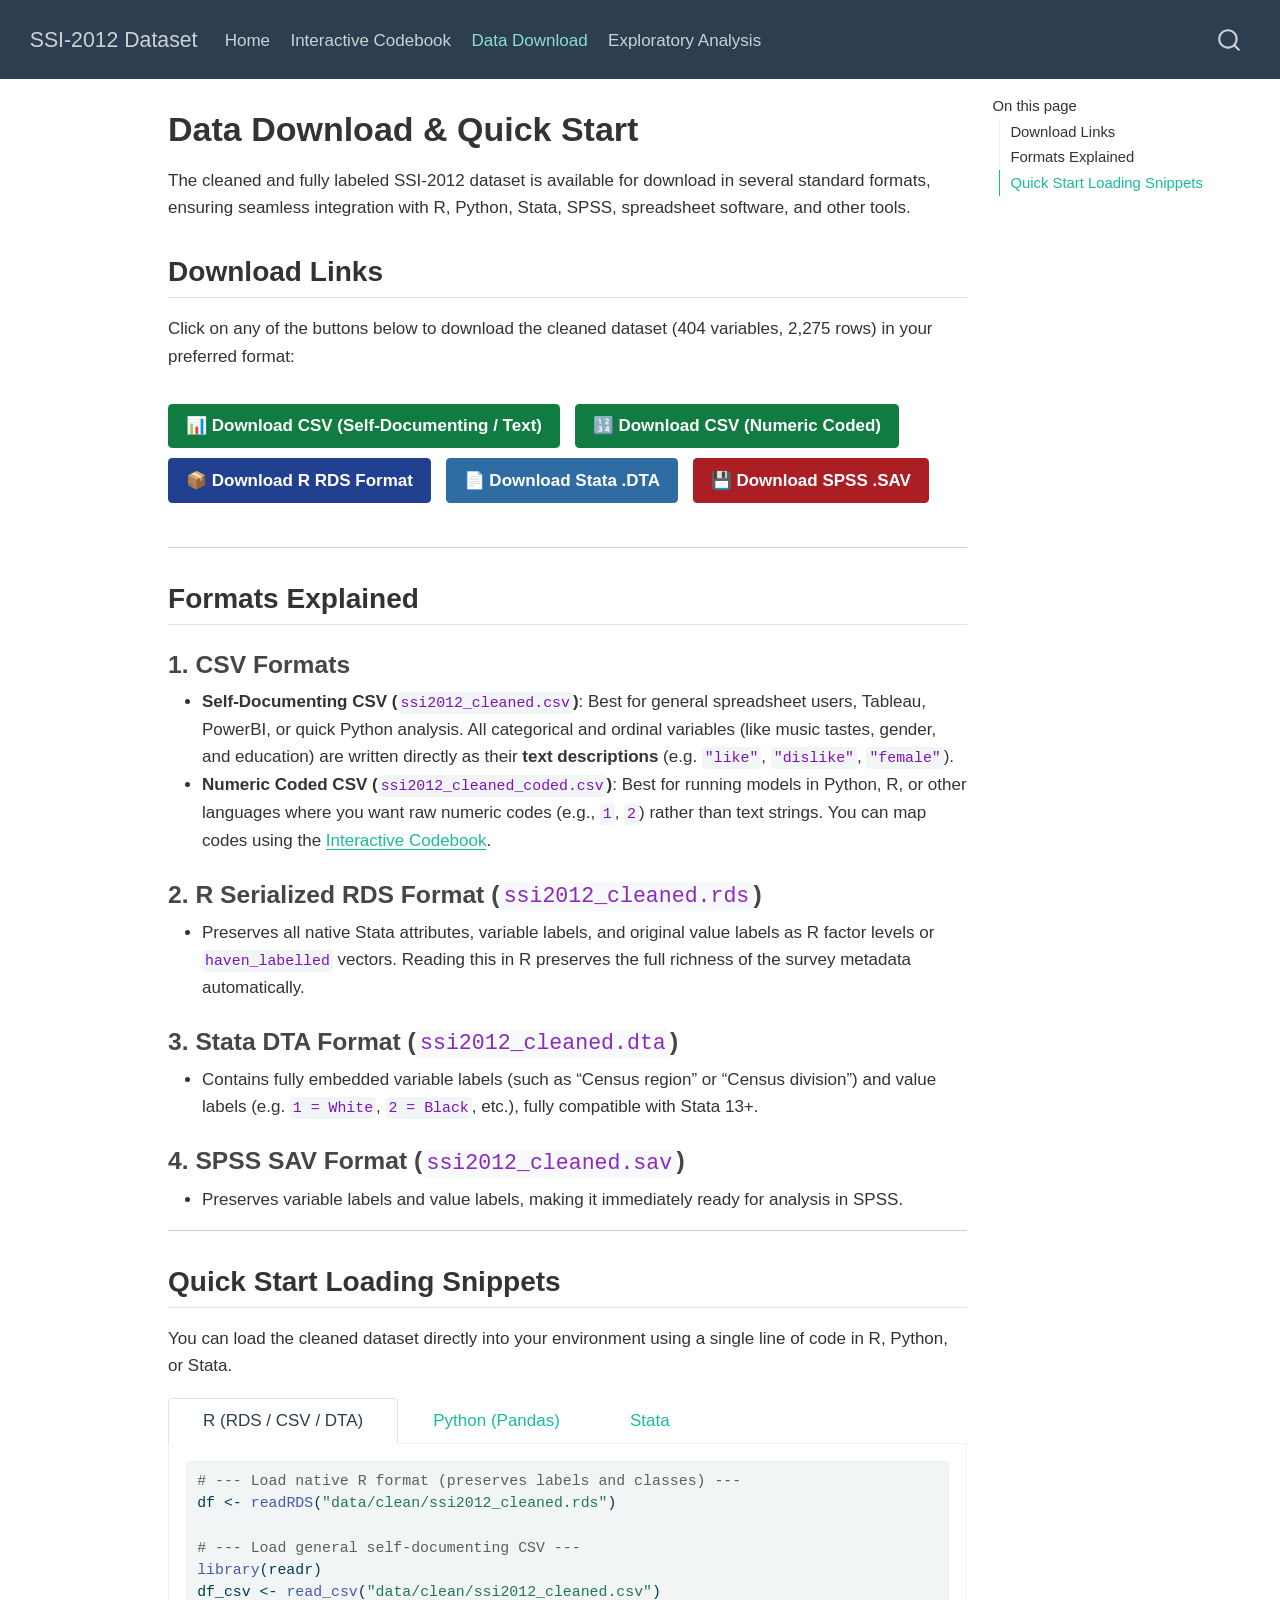
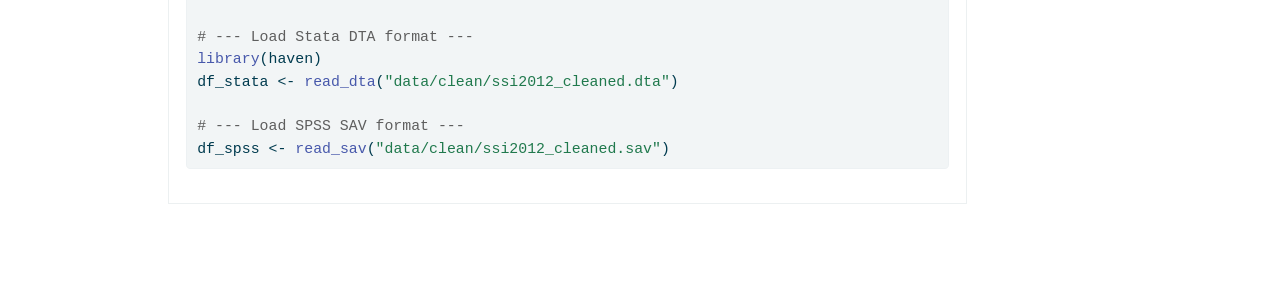
<file: download.html>
<!DOCTYPE html>
<html xmlns="http://www.w3.org/1999/xhtml" lang="en" xml:lang="en"><head>

<meta charset="utf-8">
<meta name="generator" content="quarto-1.10.18">

<meta name="viewport" content="width=device-width, initial-scale=1.0, user-scalable=yes">


<title>Data Download &amp; Quick Start – SSI-2012 Dataset</title>
<style>
/* Default styles provided by pandoc.
** See https://pandoc.org/MANUAL.html#variables-for-html for config info.
*/
span.smallcaps{font-variant: small-caps;}
div.columns{display: flex; gap: 1.5em;}
div.column{flex: auto;}
@media screen {
div.columns{gap: min(4vw, 1.5em);}
div.column{overflow-x: auto;}
}
div.hanging-indent{margin-left: 1.5em; text-indent: -1.5em;}
ul.task-list{list-style: none;}
ul.task-list li input[type="checkbox"] {
  width: 0.8em;
  margin: 0 0.8em 0.2em -1em; /* quarto-specific, see https://github.com/quarto-dev/quarto-cli/issues/4556 */ 
  vertical-align: middle;
}
/* CSS for syntax highlighting */
html { -webkit-text-size-adjust: 100%; }
pre > code.sourceCode { white-space: pre; position: relative; }
pre > code.sourceCode > span { display: inline-block; line-height: 1.25; }
pre > code.sourceCode > span:empty { height: 1.2em; }
.sourceCode { overflow: visible; }
code.sourceCode > span { color: inherit; text-decoration: inherit; }
div.sourceCode { margin: 1em 0; }
pre.sourceCode { margin: 0; }
@media screen {
div.sourceCode { overflow: auto; }
}
@media print {
pre > code.sourceCode { white-space: pre-wrap; }
pre > code.sourceCode > span { text-indent: -5em; padding-left: 5em; }
}
pre.numberSource code
  { counter-reset: source-line 0; }
pre.numberSource code > span
  { position: relative; left: -4em; counter-increment: source-line; }
pre.numberSource code > span > a:first-child::before
  { content: counter(source-line);
    position: relative; left: -1em; text-align: right; vertical-align: baseline;
    border: none; display: inline-block;
    -webkit-touch-callout: none; -webkit-user-select: none;
    -khtml-user-select: none; -moz-user-select: none;
    -ms-user-select: none; user-select: none;
    padding: 0 4px; width: 4em;
  }
pre.numberSource { margin-left: 3em;  padding-left: 4px; }
div.sourceCode
  {   }
@media screen {
pre > code.sourceCode > span > a:first-child::before { text-decoration: underline; }
}
</style>


<script src="site_libs/quarto-nav/quarto-nav.js"></script>
<script src="site_libs/quarto-nav/headroom.min.js"></script>
<script src="site_libs/clipboard/clipboard.min.js"></script>
<script src="site_libs/quarto-search/autocomplete.umd.js"></script>
<script src="site_libs/quarto-search/fuse.min.js"></script>
<script src="site_libs/quarto-search/quarto-search.js"></script>
<meta name="quarto:offset" content="./">
<script src="site_libs/quarto-html/quarto.js" type="module"></script>
<script src="site_libs/quarto-html/tabsets/tabsets.js" type="module"></script>
<script src="site_libs/quarto-html/popper.min.js"></script>
<script src="site_libs/quarto-html/tippy.umd.min.js"></script>
<script src="site_libs/quarto-html/anchor.min.js"></script>
<link href="site_libs/quarto-html/tippy.css" rel="stylesheet">
<link href="site_libs/quarto-html/quarto-syntax-highlighting-64a204ab8560d761af7679ceaba22944.css" rel="stylesheet" id="quarto-text-highlighting-styles">
<script src="site_libs/bootstrap/bootstrap.min.js"></script>
<link href="site_libs/bootstrap/bootstrap-icons.css" rel="stylesheet">
<link href="site_libs/bootstrap/bootstrap-27b9f889d6e109d015426ac4f274b7e7.min.css" rel="stylesheet" append-hash="true" id="quarto-bootstrap" data-mode="light">
<script id="quarto-search-options" type="application/json">{
  "location": "navbar",
  "copy-button": false,
  "collapse-after": 3,
  "panel-placement": "end",
  "type": "overlay",
  "limit": 50,
  "keyboard-shortcut": [
    "f",
    "/",
    "s"
  ],
  "show-item-context": false,
  "language": {
    "search-no-results-text": "No results",
    "search-matching-documents-text": "matching documents",
    "search-copy-link-title": "Copy link to search",
    "search-hide-matches-text": "Hide additional matches",
    "search-more-match-text": "more match in this document",
    "search-more-matches-text": "more matches in this document",
    "search-clear-button-title": "Clear",
    "search-text-placeholder": "",
    "search-detached-cancel-button-title": "Cancel",
    "search-submit-button-title": "Submit",
    "search-label": "Search"
  }
}</script>


<link rel="stylesheet" href="styles.css">
</head>

<body class="nav-fixed quarto-light">

<div id="quarto-search-results"></div>
  <header id="quarto-header" class="headroom fixed-top">
    <nav class="navbar navbar-expand-lg " data-bs-theme="dark">
      <div class="navbar-container container-fluid">
      <div class="navbar-brand-container mx-auto">
    <a class="navbar-brand" href="./index.html">
    <span class="navbar-title">SSI-2012 Dataset</span>
    </a>
  </div>
            <div id="quarto-search" class="" title="Search"></div>
          <button class="navbar-toggler" type="button" data-bs-toggle="collapse" data-bs-target="#navbarCollapse" aria-controls="navbarCollapse" role="menu" aria-expanded="false" aria-label="Toggle navigation" onclick="if (window.quartoToggleHeadroom) { window.quartoToggleHeadroom(); }">
  <span class="navbar-toggler-icon"></span>
</button>
          <div class="collapse navbar-collapse" id="navbarCollapse">
            <ul class="navbar-nav navbar-nav-scroll me-auto">
  <li class="nav-item">
    <a class="nav-link" href="./index.html"> 
<span class="menu-text">Home</span></a>
  </li>  
  <li class="nav-item">
    <a class="nav-link" href="./codebook.html"> 
<span class="menu-text">Interactive Codebook</span></a>
  </li>  
  <li class="nav-item">
    <a class="nav-link active" href="./download.html" aria-current="page"> 
<span class="menu-text">Data Download</span></a>
  </li>  
  <li class="nav-item">
    <a class="nav-link" href="./explore.html"> 
<span class="menu-text">Exploratory Analysis</span></a>
  </li>  
</ul>
          </div> <!-- /navcollapse -->
            <div class="quarto-navbar-tools">
</div>
      </div> <!-- /container-fluid -->
    </nav>
</header>
<!-- content -->
<div id="quarto-content" class="quarto-container page-columns page-rows-contents page-layout-article page-navbar">
<!-- sidebar -->
<!-- margin-sidebar -->
    <div id="quarto-margin-sidebar" class="sidebar margin-sidebar">
        <nav id="TOC" role="doc-toc" class="toc-active">
    <h2 id="toc-title">On this page</h2>
   
  <ul>
  <li><a href="#download-links" id="toc-download-links" class="nav-link active" data-scroll-target="#download-links">Download Links</a></li>
  <li><a href="#formats-explained" id="toc-formats-explained" class="nav-link" data-scroll-target="#formats-explained">Formats Explained</a>
  <ul class="collapse">
  <li><a href="#csv-formats" id="toc-csv-formats" class="nav-link" data-scroll-target="#csv-formats">1. CSV Formats</a></li>
  <li><a href="#r-serialized-rds-format-ssi2012_cleaned.rds" id="toc-r-serialized-rds-format-ssi2012_cleaned.rds" class="nav-link" data-scroll-target="#r-serialized-rds-format-ssi2012_cleaned.rds">2. R Serialized RDS Format (<code>ssi2012_cleaned.rds</code>)</a></li>
  <li><a href="#stata-dta-format-ssi2012_cleaned.dta" id="toc-stata-dta-format-ssi2012_cleaned.dta" class="nav-link" data-scroll-target="#stata-dta-format-ssi2012_cleaned.dta">3. Stata DTA Format (<code>ssi2012_cleaned.dta</code>)</a></li>
  <li><a href="#spss-sav-format-ssi2012_cleaned.sav" id="toc-spss-sav-format-ssi2012_cleaned.sav" class="nav-link" data-scroll-target="#spss-sav-format-ssi2012_cleaned.sav">4. SPSS SAV Format (<code>ssi2012_cleaned.sav</code>)</a></li>
  </ul></li>
  <li><a href="#quick-start-loading-snippets" id="toc-quick-start-loading-snippets" class="nav-link" data-scroll-target="#quick-start-loading-snippets">Quick Start Loading Snippets</a></li>
  </ul>
</nav>
    </div>
<!-- main -->
<main class="content" id="quarto-document-content">

<header id="title-block-header" class="quarto-title-block default">
<div class="quarto-title">
<h1 class="title">Data Download &amp; Quick Start</h1>
</div>



<div class="quarto-title-meta">

    
  
    
  </div>
  


</header>


<p>The cleaned and fully labeled SSI-2012 dataset is available for download in several standard formats, ensuring seamless integration with R, Python, Stata, SPSS, spreadsheet software, and other tools.</p>
<section id="download-links" class="level2">
<h2 class="anchored" data-anchor-id="download-links">Download Links</h2>
<p>Click on any of the buttons below to download the cleaned dataset (404 variables, 2,275 rows) in your preferred format:</p>
<div style="margin: 2rem 0;">
<p><a href="https://raw.githubusercontent.com/olizardo/SSI-2012/master/data/clean/ssi2012_cleaned.csv" class="download-btn download-csv">📊 Download CSV (Self-Documenting / Text)</a> <a href="https://raw.githubusercontent.com/olizardo/SSI-2012/master/data/clean/ssi2012_cleaned_coded.csv" class="download-btn download-csv">🔢 Download CSV (Numeric Coded)</a> <a href="https://raw.githubusercontent.com/olizardo/SSI-2012/master/data/clean/ssi2012_cleaned.rds" class="download-btn download-rds">📦 Download R RDS Format</a> <a href="https://raw.githubusercontent.com/olizardo/SSI-2012/master/data/clean/ssi2012_cleaned.dta" class="download-btn download-dta">📄 Download Stata .DTA</a> <a href="https://raw.githubusercontent.com/olizardo/SSI-2012/master/data/clean/ssi2012_cleaned.sav" class="download-btn download-sav">💾 Download SPSS .SAV</a></p>
</div>
<hr>
</section>
<section id="formats-explained" class="level2">
<h2 class="anchored" data-anchor-id="formats-explained">Formats Explained</h2>
<section id="csv-formats" class="level3">
<h3 class="anchored" data-anchor-id="csv-formats">1. CSV Formats</h3>
<ul>
<li><strong>Self-Documenting CSV (<code>ssi2012_cleaned.csv</code>)</strong>: Best for general spreadsheet users, Tableau, PowerBI, or quick Python analysis. All categorical and ordinal variables (like music tastes, gender, and education) are written directly as their <strong>text descriptions</strong> (e.g.&nbsp;<code>"like"</code>, <code>"dislike"</code>, <code>"female"</code>).</li>
<li><strong>Numeric Coded CSV (<code>ssi2012_cleaned_coded.csv</code>)</strong>: Best for running models in Python, R, or other languages where you want raw numeric codes (e.g., <code>1</code>, <code>2</code>) rather than text strings. You can map codes using the <a href="./codebook.html">Interactive Codebook</a>.</li>
</ul>
</section>
<section id="r-serialized-rds-format-ssi2012_cleaned.rds" class="level3">
<h3 class="anchored" data-anchor-id="r-serialized-rds-format-ssi2012_cleaned.rds">2. R Serialized RDS Format (<code>ssi2012_cleaned.rds</code>)</h3>
<ul>
<li>Preserves all native Stata attributes, variable labels, and original value labels as R factor levels or <code>haven_labelled</code> vectors. Reading this in R preserves the full richness of the survey metadata automatically.</li>
</ul>
</section>
<section id="stata-dta-format-ssi2012_cleaned.dta" class="level3">
<h3 class="anchored" data-anchor-id="stata-dta-format-ssi2012_cleaned.dta">3. Stata DTA Format (<code>ssi2012_cleaned.dta</code>)</h3>
<ul>
<li>Contains fully embedded variable labels (such as “Census region” or “Census division”) and value labels (e.g.&nbsp;<code>1 = White</code>, <code>2 = Black</code>, etc.), fully compatible with Stata 13+.</li>
</ul>
</section>
<section id="spss-sav-format-ssi2012_cleaned.sav" class="level3">
<h3 class="anchored" data-anchor-id="spss-sav-format-ssi2012_cleaned.sav">4. SPSS SAV Format (<code>ssi2012_cleaned.sav</code>)</h3>
<ul>
<li>Preserves variable labels and value labels, making it immediately ready for analysis in SPSS.</li>
</ul>
<hr>
</section>
</section>
<section id="quick-start-loading-snippets" class="level2">
<h2 class="anchored" data-anchor-id="quick-start-loading-snippets">Quick Start Loading Snippets</h2>
<p>You can load the cleaned dataset directly into your environment using a single line of code in R, Python, or Stata.</p>
<div class="tabset-margin-container"></div><div class="panel-tabset">
<ul class="nav nav-tabs" role="tablist"><li class="nav-item" role="presentation"><a class="nav-link active" id="tabset-1-1-tab" data-bs-toggle="tab" data-bs-target="#tabset-1-1" role="tab" aria-controls="tabset-1-1" aria-selected="true" href="">R (RDS / CSV / DTA)</a></li><li class="nav-item" role="presentation"><a class="nav-link" id="tabset-1-2-tab" data-bs-toggle="tab" data-bs-target="#tabset-1-2" role="tab" aria-controls="tabset-1-2" aria-selected="false" href="">Python (Pandas)</a></li><li class="nav-item" role="presentation"><a class="nav-link" id="tabset-1-3-tab" data-bs-toggle="tab" data-bs-target="#tabset-1-3" role="tab" aria-controls="tabset-1-3" aria-selected="false" href="">Stata</a></li></ul>
<div class="tab-content">
<div id="tabset-1-1" class="tab-pane active" role="tabpanel" aria-labelledby="tabset-1-1-tab">
<div class="code-copy-outer-scaffold"><div class="sourceCode" id="cb1"><pre class="sourceCode r code-with-copy"><code class="sourceCode r"><span id="cb1-1"><a href="#cb1-1" aria-hidden="true" tabindex="-1"></a><span class="co"># --- Load native R format (preserves labels and classes) ---</span></span>
<span id="cb1-2"><a href="#cb1-2" aria-hidden="true" tabindex="-1"></a>df <span class="ot">&lt;-</span> <span class="fu">readRDS</span>(<span class="st">"data/clean/ssi2012_cleaned.rds"</span>)</span>
<span id="cb1-3"><a href="#cb1-3" aria-hidden="true" tabindex="-1"></a></span>
<span id="cb1-4"><a href="#cb1-4" aria-hidden="true" tabindex="-1"></a><span class="co"># --- Load general self-documenting CSV ---</span></span>
<span id="cb1-5"><a href="#cb1-5" aria-hidden="true" tabindex="-1"></a><span class="fu">library</span>(readr)</span>
<span id="cb1-6"><a href="#cb1-6" aria-hidden="true" tabindex="-1"></a>df_csv <span class="ot">&lt;-</span> <span class="fu">read_csv</span>(<span class="st">"data/clean/ssi2012_cleaned.csv"</span>)</span>
<span id="cb1-7"><a href="#cb1-7" aria-hidden="true" tabindex="-1"></a></span>
<span id="cb1-8"><a href="#cb1-8" aria-hidden="true" tabindex="-1"></a><span class="co"># --- Load Stata DTA format ---</span></span>
<span id="cb1-9"><a href="#cb1-9" aria-hidden="true" tabindex="-1"></a><span class="fu">library</span>(haven)</span>
<span id="cb1-10"><a href="#cb1-10" aria-hidden="true" tabindex="-1"></a>df_stata <span class="ot">&lt;-</span> <span class="fu">read_dta</span>(<span class="st">"data/clean/ssi2012_cleaned.dta"</span>)</span>
<span id="cb1-11"><a href="#cb1-11" aria-hidden="true" tabindex="-1"></a></span>
<span id="cb1-12"><a href="#cb1-12" aria-hidden="true" tabindex="-1"></a><span class="co"># --- Load SPSS SAV format ---</span></span>
<span id="cb1-13"><a href="#cb1-13" aria-hidden="true" tabindex="-1"></a>df_spss <span class="ot">&lt;-</span> <span class="fu">read_sav</span>(<span class="st">"data/clean/ssi2012_cleaned.sav"</span>)</span></code></pre></div><button title="Copy to Clipboard" class="code-copy-button"><i class="bi"></i></button></div>
</div>
<div id="tabset-1-2" class="tab-pane" role="tabpanel" aria-labelledby="tabset-1-2-tab">
<div class="code-copy-outer-scaffold"><div class="sourceCode" id="cb2"><pre class="sourceCode python code-with-copy"><code class="sourceCode python"><span id="cb2-1"><a href="#cb2-1" aria-hidden="true" tabindex="-1"></a><span class="im">import</span> pandas <span class="im">as</span> pd</span>
<span id="cb2-2"><a href="#cb2-2" aria-hidden="true" tabindex="-1"></a></span>
<span id="cb2-3"><a href="#cb2-3" aria-hidden="true" tabindex="-1"></a><span class="co"># --- Load general self-documenting CSV ---</span></span>
<span id="cb2-4"><a href="#cb2-4" aria-hidden="true" tabindex="-1"></a>df <span class="op">=</span> pd.read_csv(<span class="st">"data/clean/ssi2012_cleaned.csv"</span>)</span>
<span id="cb2-5"><a href="#cb2-5" aria-hidden="true" tabindex="-1"></a></span>
<span id="cb2-6"><a href="#cb2-6" aria-hidden="true" tabindex="-1"></a><span class="co"># --- Load Numeric Coded CSV ---</span></span>
<span id="cb2-7"><a href="#cb2-7" aria-hidden="true" tabindex="-1"></a>df_coded <span class="op">=</span> pd.read_csv(<span class="st">"data/clean/ssi2012_cleaned_coded.csv"</span>)</span>
<span id="cb2-8"><a href="#cb2-8" aria-hidden="true" tabindex="-1"></a></span>
<span id="cb2-9"><a href="#cb2-9" aria-hidden="true" tabindex="-1"></a><span class="co"># --- Load Stata DTA format (reads embedded value labels by default) ---</span></span>
<span id="cb2-10"><a href="#cb2-10" aria-hidden="true" tabindex="-1"></a>df_stata <span class="op">=</span> pd.read_stata(<span class="st">"data/clean/ssi2012_cleaned.dta"</span>)</span>
<span id="cb2-11"><a href="#cb2-11" aria-hidden="true" tabindex="-1"></a></span>
<span id="cb2-12"><a href="#cb2-12" aria-hidden="true" tabindex="-1"></a><span class="co"># --- Load SPSS SAV format ---</span></span>
<span id="cb2-13"><a href="#cb2-13" aria-hidden="true" tabindex="-1"></a><span class="co"># Requires: pip install pyreadstat</span></span>
<span id="cb2-14"><a href="#cb2-14" aria-hidden="true" tabindex="-1"></a>df_spss <span class="op">=</span> pd.read_spss(<span class="st">"data/clean/ssi2012_cleaned.sav"</span>)</span></code></pre></div><button title="Copy to Clipboard" class="code-copy-button"><i class="bi"></i></button></div>
</div>
<div id="tabset-1-3" class="tab-pane" role="tabpanel" aria-labelledby="tabset-1-3-tab">
<div class="code-copy-outer-scaffold"><div class="sourceCode" id="cb3"><pre class="sourceCode stata code-with-copy"><code class="sourceCode stata"><span id="cb3-1"><a href="#cb3-1" aria-hidden="true" tabindex="-1"></a>* --- Load cleaned Stata DTA dataset ---</span>
<span id="cb3-2"><a href="#cb3-2" aria-hidden="true" tabindex="-1"></a><span class="kw">use</span> <span class="st">"data/clean/ssi2012_cleaned.dta"</span>, <span class="kw">clear</span></span>
<span id="cb3-3"><a href="#cb3-3" aria-hidden="true" tabindex="-1"></a></span>
<span id="cb3-4"><a href="#cb3-4" aria-hidden="true" tabindex="-1"></a>* --- Describe variables and look <span class="fu">at</span> labels ---</span>
<span id="cb3-5"><a href="#cb3-5" aria-hidden="true" tabindex="-1"></a><span class="kw">describe</span></span>
<span id="cb3-6"><a href="#cb3-6" aria-hidden="true" tabindex="-1"></a><span class="kw">tabulate</span> classicaltaste</span></code></pre></div><button title="Copy to Clipboard" class="code-copy-button"><i class="bi"></i></button></div>
</div>
</div>
</div>


</section>

</main> <!-- /main -->
<script id="quarto-html-after-body" type="application/javascript">
  window.document.addEventListener("DOMContentLoaded", function (event) {
    const icon = "";
    const anchorJS = new window.AnchorJS();
    anchorJS.options = {
      placement: 'right',
      icon: icon
    };
    anchorJS.add('.anchored');
    const isCodeAnnotation = (el) => {
      for (const clz of el.classList) {
        if (clz.startsWith('code-annotation-')) {                     
          return true;
        }
      }
      return false;
    }
    const onCopySuccess = function(e) {
      // button target
      const button = e.trigger;
      // don't keep focus
      button.blur();
      // flash "checked"
      button.classList.add('code-copy-button-checked');
      var currentTitle = button.getAttribute("title");
      button.setAttribute("title", "Copied!");
      let tooltip;
      if (window.bootstrap) {
        button.setAttribute("data-bs-toggle", "tooltip");
        button.setAttribute("data-bs-placement", "left");
        button.setAttribute("data-bs-title", "Copied!");
        tooltip = new bootstrap.Tooltip(button, 
          { trigger: "manual", 
            customClass: "code-copy-button-tooltip",
            offset: [0, -8]});
        tooltip.show();    
      }
      setTimeout(function() {
        if (tooltip) {
          tooltip.hide();
          button.removeAttribute("data-bs-title");
          button.removeAttribute("data-bs-toggle");
          button.removeAttribute("data-bs-placement");
        }
        button.setAttribute("title", currentTitle);
        button.classList.remove('code-copy-button-checked');
      }, 1000);
      // clear code selection
      e.clearSelection();
    }
    const getTextToCopy = function(trigger) {
      const outerScaffold = trigger.parentElement.cloneNode(true);
      const codeEl = outerScaffold.querySelector('code');
      for (const childEl of codeEl.children) {
        if (isCodeAnnotation(childEl)) {
          childEl.remove();
        }
      }
      return codeEl.innerText;
    }
    const clipboard = new window.ClipboardJS('.code-copy-button:not([data-in-quarto-modal])', {
      text: getTextToCopy
    });
    clipboard.on('success', onCopySuccess);
    if (window.document.getElementById('quarto-embedded-source-code-modal')) {
      const clipboardModal = new window.ClipboardJS('.code-copy-button[data-in-quarto-modal]', {
        text: getTextToCopy,
        container: window.document.getElementById('quarto-embedded-source-code-modal')
      });
      clipboardModal.on('success', onCopySuccess);
    }
      var localhostRegex = new RegExp(/^(?:http|https):\/\/localhost\:?[0-9]*\//);
      var mailtoRegex = new RegExp(/^mailto:/);
        var filterRegex = new RegExp("https:\/\/olizardo\.github\.io\/SSI-2012");
      var isInternal = (href) => {
          return filterRegex.test(href) || localhostRegex.test(href) || mailtoRegex.test(href);
      }
      // Inspect non-navigation links and adorn them if external
     var links = window.document.querySelectorAll('a[href]:not(.nav-link):not(.navbar-brand):not(.toc-action):not(.sidebar-link):not(.sidebar-item-toggle):not(.pagination-link):not(.no-external):not([aria-hidden]):not(.dropdown-item):not(.quarto-navigation-tool):not(.about-link)');
      for (var i=0; i<links.length; i++) {
        const link = links[i];
        if (!isInternal(link.href)) {
          // undo the damage that might have been done by quarto-nav.js in the case of
          // links that we want to consider external
          if (link.dataset.originalHref !== undefined) {
            link.href = link.dataset.originalHref;
          }
            // target, if specified
            link.setAttribute("target", "_blank");
            if (link.getAttribute("rel") === null) {
              link.setAttribute("rel", "noopener");
            }
        }
      }
    function tippyHover(el, contentFn, onTriggerFn, onUntriggerFn) {
      const config = {
        allowHTML: true,
        maxWidth: 500,
        delay: 100,
        arrow: false,
        appendTo: function(el) {
            return el.parentElement;
        },
        interactive: true,
        interactiveBorder: 10,
        theme: 'quarto',
        placement: 'bottom-start',
      };
      if (contentFn) {
        config.content = contentFn;
      }
      if (onTriggerFn) {
        config.onTrigger = onTriggerFn;
      }
      if (onUntriggerFn) {
        config.onUntrigger = onUntriggerFn;
      }
      window.tippy(el, config); 
    }
    const noterefs = window.document.querySelectorAll('a[role="doc-noteref"]');
    for (var i=0; i<noterefs.length; i++) {
      const ref = noterefs[i];
      tippyHover(ref, function() {
        // use id or data attribute instead here
        let href = ref.getAttribute('data-footnote-href') || ref.getAttribute('href');
        try { href = new URL(href).hash; } catch {}
        const id = href.replace(/^#\/?/, "");
        const note = window.document.getElementById(id);
        if (note) {
          return note.innerHTML;
        } else {
          return "";
        }
      });
    }
    const xrefs = window.document.querySelectorAll('a.quarto-xref');
    const processXRef = (id, note) => {
      // Strip column container classes
      const stripColumnClz = (el) => {
        el.classList.remove("page-full", "page-columns");
        if (el.children) {
          for (const child of el.children) {
            stripColumnClz(child);
          }
        }
      }
      stripColumnClz(note)
      if (id === null || id.startsWith('sec-')) {
        // Special case sections, only their first couple elements
        const container = document.createElement("div");
        if (note.children && note.children.length > 2) {
          container.appendChild(note.children[0].cloneNode(true));
          for (let i = 1; i < note.children.length; i++) {
            const child = note.children[i];
            if (child.tagName === "P" && child.innerText === "") {
              continue;
            } else {
              container.appendChild(child.cloneNode(true));
              break;
            }
          }
          if (window.Quarto?.typesetMath) {
            window.Quarto.typesetMath(container);
          }
          return container.innerHTML
        } else {
          if (window.Quarto?.typesetMath) {
            window.Quarto.typesetMath(note);
          }
          return note.innerHTML;
        }
      } else {
        // Remove any anchor links if they are present
        const anchorLink = note.querySelector('a.anchorjs-link');
        if (anchorLink) {
          anchorLink.remove();
        }
        if (window.Quarto?.typesetMath) {
          window.Quarto.typesetMath(note);
        }
        if (note.classList.contains("callout")) {
          return note.outerHTML;
        } else {
          return note.innerHTML;
        }
      }
    }
    for (var i=0; i<xrefs.length; i++) {
      const xref = xrefs[i];
      tippyHover(xref, undefined, function(instance) {
        instance.disable();
        let url = xref.getAttribute('href');
        let hash = undefined; 
        if (url.startsWith('#')) {
          hash = url;
        } else {
          try { hash = new URL(url).hash; } catch {}
        }
        if (hash) {
          const id = hash.replace(/^#\/?/, "");
          const note = window.document.getElementById(id);
          if (note !== null) {
            try {
              const html = processXRef(id, note.cloneNode(true));
              instance.setContent(html);
            } finally {
              instance.enable();
              instance.show();
            }
          } else {
            // See if we can fetch this
            fetch(url.split('#')[0])
            .then(res => res.text())
            .then(html => {
              const parser = new DOMParser();
              const htmlDoc = parser.parseFromString(html, "text/html");
              const note = htmlDoc.getElementById(id);
              if (note !== null) {
                const html = processXRef(id, note);
                instance.setContent(html);
              } 
            }).finally(() => {
              instance.enable();
              instance.show();
            });
          }
        } else {
          // See if we can fetch a full url (with no hash to target)
          // This is a special case and we should probably do some content thinning / targeting
          fetch(url)
          .then(res => res.text())
          .then(html => {
            const parser = new DOMParser();
            const htmlDoc = parser.parseFromString(html, "text/html");
            const note = htmlDoc.querySelector('main.content');
            if (note !== null) {
              // This should only happen for chapter cross references
              // (since there is no id in the URL)
              // remove the first header
              if (note.children.length > 0 && note.children[0].tagName === "HEADER") {
                note.children[0].remove();
              }
              const html = processXRef(null, note);
              instance.setContent(html);
            } 
          }).finally(() => {
            instance.enable();
            instance.show();
          });
        }
      }, function(instance) {
      });
    }
        let selectedAnnoteEl;
        const selectorForAnnotation = ( cell, annotation) => {
          let cellAttr = 'data-code-cell="' + cell + '"';
          let lineAttr = 'data-code-annotation="' +  annotation + '"';
          const selector = 'span[' + cellAttr + '][' + lineAttr + ']';
          return selector;
        }
        const selectCodeLines = (annoteEl) => {
          const doc = window.document;
          const targetCell = annoteEl.getAttribute("data-target-cell");
          const targetAnnotation = annoteEl.getAttribute("data-target-annotation");
          const annoteSpan = window.document.querySelector(selectorForAnnotation(targetCell, targetAnnotation));
          const lines = annoteSpan.getAttribute("data-code-lines").split(",");
          const lineIds = lines.map((line) => {
            return targetCell + "-" + line;
          })
          let top = null;
          let height = null;
          let parent = null;
          if (lineIds.length > 0) {
              //compute the position of the single el (top and bottom and make a div)
              const el = window.document.getElementById(lineIds[0]);
              top = el.offsetTop;
              height = el.offsetHeight;
              parent = el.parentElement.parentElement;
            if (lineIds.length > 1) {
              const lastEl = window.document.getElementById(lineIds[lineIds.length - 1]);
              const bottom = lastEl.offsetTop + lastEl.offsetHeight;
              height = bottom - top;
            }
            if (top !== null && height !== null && parent !== null) {
              // cook up a div (if necessary) and position it 
              let div = window.document.getElementById("code-annotation-line-highlight");
              if (div === null) {
                div = window.document.createElement("div");
                div.setAttribute("id", "code-annotation-line-highlight");
                div.style.position = 'absolute';
                parent.appendChild(div);
              }
              div.style.top = top - 2 + "px";
              div.style.height = height + 4 + "px";
              div.style.left = 0;
              let gutterDiv = window.document.getElementById("code-annotation-line-highlight-gutter");
              if (gutterDiv === null) {
                gutterDiv = window.document.createElement("div");
                gutterDiv.setAttribute("id", "code-annotation-line-highlight-gutter");
                gutterDiv.style.position = 'absolute';
                const codeCell = window.document.getElementById(targetCell);
                const gutter = codeCell.querySelector('.code-annotation-gutter');
                gutter.appendChild(gutterDiv);
              }
              gutterDiv.style.top = top - 2 + "px";
              gutterDiv.style.height = height + 4 + "px";
            }
            selectedAnnoteEl = annoteEl;
          }
        };
        const unselectCodeLines = () => {
          const elementsIds = ["code-annotation-line-highlight", "code-annotation-line-highlight-gutter"];
          elementsIds.forEach((elId) => {
            const div = window.document.getElementById(elId);
            if (div) {
              div.remove();
            }
          });
          selectedAnnoteEl = undefined;
        };
          // Handle positioning of the toggle
      window.addEventListener(
        "resize",
        throttle(() => {
          elRect = undefined;
          if (selectedAnnoteEl) {
            selectCodeLines(selectedAnnoteEl);
          }
        }, 10)
      );
      function throttle(fn, ms) {
      let throttle = false;
      let timer;
        return (...args) => {
          if(!throttle) { // first call gets through
              fn.apply(this, args);
              throttle = true;
          } else { // all the others get throttled
              if(timer) clearTimeout(timer); // cancel #2
              timer = setTimeout(() => {
                fn.apply(this, args);
                timer = throttle = false;
              }, ms);
          }
        };
      }
        // Attach click handler to the DT
        const annoteDls = window.document.querySelectorAll('dt[data-target-cell]');
        for (const annoteDlNode of annoteDls) {
          annoteDlNode.addEventListener('click', (event) => {
            const clickedEl = event.target;
            if (clickedEl !== selectedAnnoteEl) {
              unselectCodeLines();
              const activeEl = window.document.querySelector('dt[data-target-cell].code-annotation-active');
              if (activeEl) {
                activeEl.classList.remove('code-annotation-active');
              }
              selectCodeLines(clickedEl);
              clickedEl.classList.add('code-annotation-active');
            } else {
              // Unselect the line
              unselectCodeLines();
              clickedEl.classList.remove('code-annotation-active');
            }
          });
        }
    const findCites = (el) => {
      const parentEl = el.parentElement;
      if (parentEl) {
        const cites = parentEl.dataset.cites;
        if (cites) {
          return {
            el,
            cites: cites.split(' ')
          };
        } else {
          return findCites(el.parentElement)
        }
      } else {
        return undefined;
      }
    };
    var bibliorefs = window.document.querySelectorAll('a[role="doc-biblioref"]');
    for (var i=0; i<bibliorefs.length; i++) {
      const ref = bibliorefs[i];
      const citeInfo = findCites(ref);
      if (citeInfo) {
        tippyHover(citeInfo.el, function() {
          var popup = window.document.createElement('div');
          citeInfo.cites.forEach(function(cite) {
            var citeDiv = window.document.createElement('div');
            citeDiv.classList.add('hanging-indent');
            citeDiv.classList.add('csl-entry');
            var biblioDiv = window.document.getElementById('ref-' + cite);
            if (biblioDiv) {
              citeDiv.innerHTML = biblioDiv.innerHTML;
            }
            popup.appendChild(citeDiv);
          });
          return popup.innerHTML;
        });
      }
    }
  });
  </script>
</div> <!-- /content -->




</body></html>
</file>
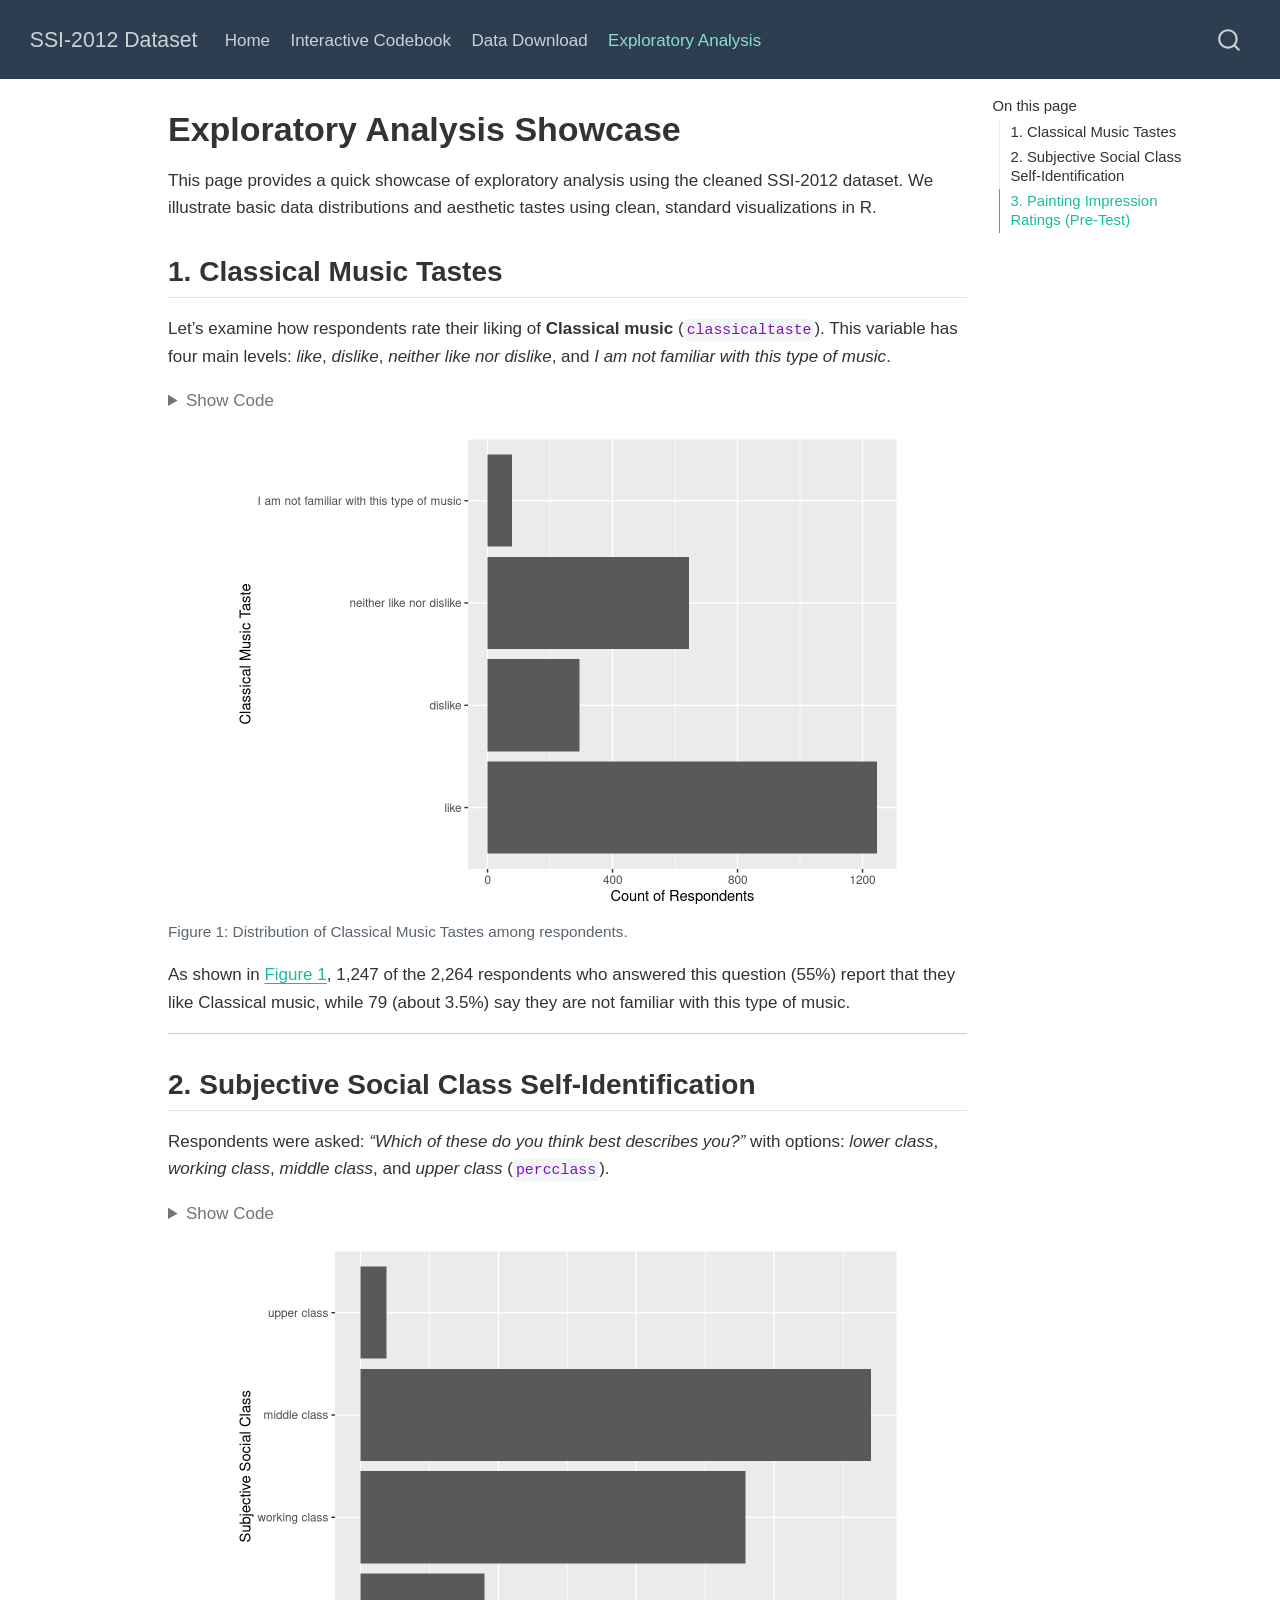
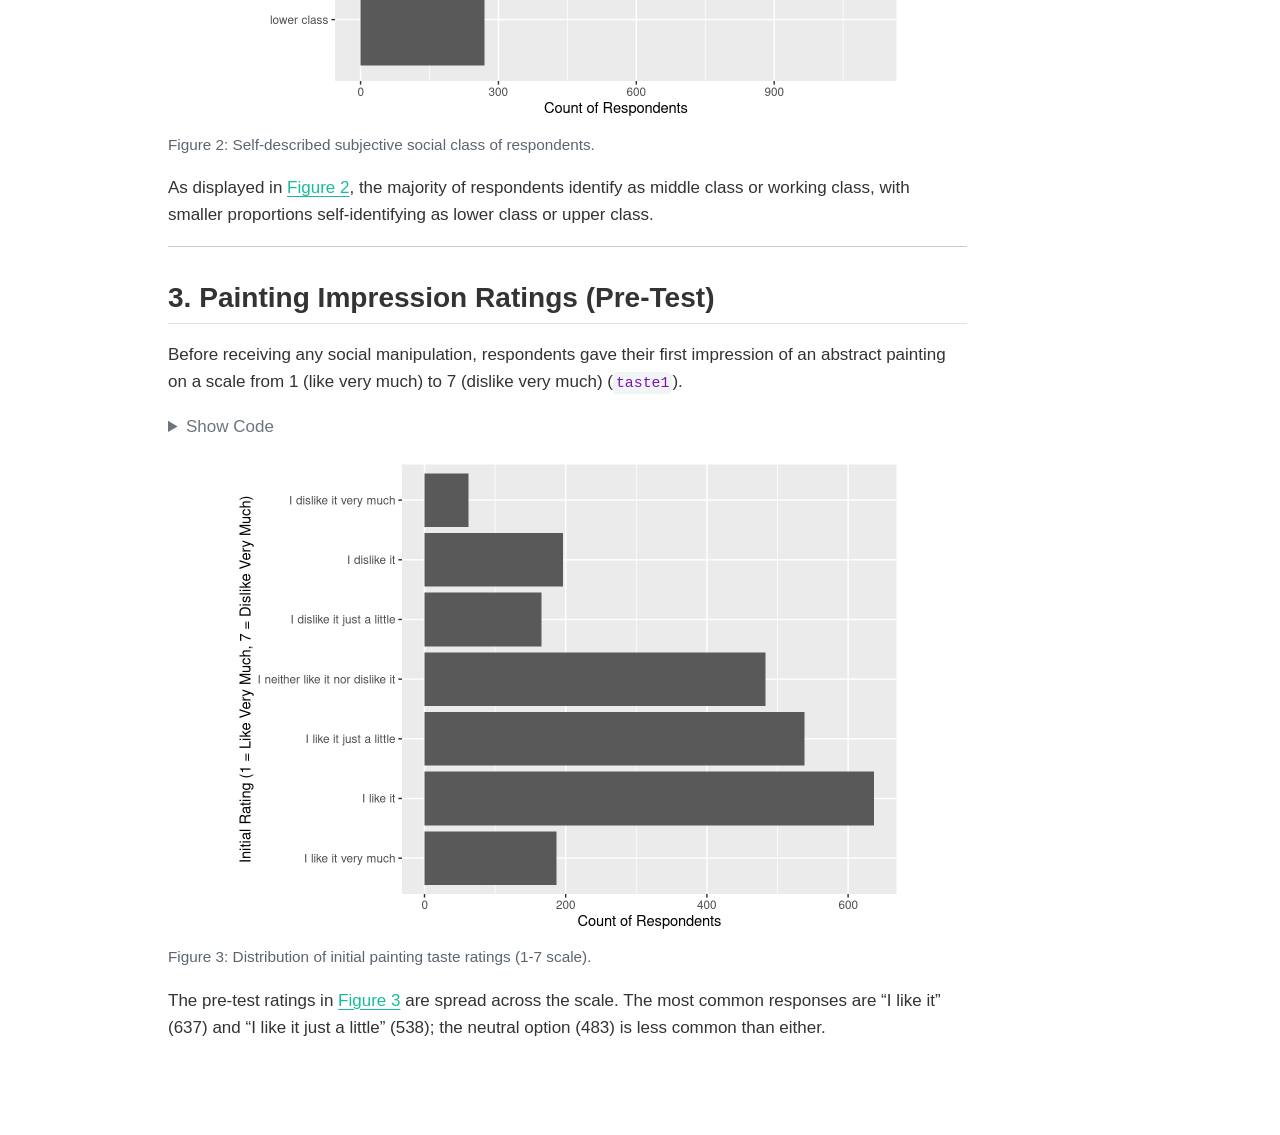
<file: explore.html>
<!DOCTYPE html>
<html xmlns="http://www.w3.org/1999/xhtml" lang="en" xml:lang="en"><head>

<meta charset="utf-8">
<meta name="generator" content="quarto-1.10.18">

<meta name="viewport" content="width=device-width, initial-scale=1.0, user-scalable=yes">


<title>Exploratory Analysis Showcase – SSI-2012 Dataset</title>
<style>
/* Default styles provided by pandoc.
** See https://pandoc.org/MANUAL.html#variables-for-html for config info.
*/
span.smallcaps{font-variant: small-caps;}
div.columns{display: flex; gap: 1.5em;}
div.column{flex: auto;}
@media screen {
div.columns{gap: min(4vw, 1.5em);}
div.column{overflow-x: auto;}
}
div.hanging-indent{margin-left: 1.5em; text-indent: -1.5em;}
ul.task-list{list-style: none;}
ul.task-list li input[type="checkbox"] {
  width: 0.8em;
  margin: 0 0.8em 0.2em -1em; /* quarto-specific, see https://github.com/quarto-dev/quarto-cli/issues/4556 */ 
  vertical-align: middle;
}
/* CSS for syntax highlighting */
html { -webkit-text-size-adjust: 100%; }
pre > code.sourceCode { white-space: pre; position: relative; }
pre > code.sourceCode > span { display: inline-block; line-height: 1.25; }
pre > code.sourceCode > span:empty { height: 1.2em; }
.sourceCode { overflow: visible; }
code.sourceCode > span { color: inherit; text-decoration: inherit; }
div.sourceCode { margin: 1em 0; }
pre.sourceCode { margin: 0; }
@media screen {
div.sourceCode { overflow: auto; }
}
@media print {
pre > code.sourceCode { white-space: pre-wrap; }
pre > code.sourceCode > span { text-indent: -5em; padding-left: 5em; }
}
pre.numberSource code
  { counter-reset: source-line 0; }
pre.numberSource code > span
  { position: relative; left: -4em; counter-increment: source-line; }
pre.numberSource code > span > a:first-child::before
  { content: counter(source-line);
    position: relative; left: -1em; text-align: right; vertical-align: baseline;
    border: none; display: inline-block;
    -webkit-touch-callout: none; -webkit-user-select: none;
    -khtml-user-select: none; -moz-user-select: none;
    -ms-user-select: none; user-select: none;
    padding: 0 4px; width: 4em;
  }
pre.numberSource { margin-left: 3em;  padding-left: 4px; }
div.sourceCode
  {   }
@media screen {
pre > code.sourceCode > span > a:first-child::before { text-decoration: underline; }
}
</style>


<script src="site_libs/quarto-nav/quarto-nav.js"></script>
<script src="site_libs/quarto-nav/headroom.min.js"></script>
<script src="site_libs/clipboard/clipboard.min.js"></script>
<script src="site_libs/quarto-search/autocomplete.umd.js"></script>
<script src="site_libs/quarto-search/fuse.min.js"></script>
<script src="site_libs/quarto-search/quarto-search.js"></script>
<meta name="quarto:offset" content="./">
<script src="site_libs/quarto-html/quarto.js" type="module"></script>
<script src="site_libs/quarto-html/tabsets/tabsets.js" type="module"></script>
<script src="site_libs/quarto-html/popper.min.js"></script>
<script src="site_libs/quarto-html/tippy.umd.min.js"></script>
<script src="site_libs/quarto-html/anchor.min.js"></script>
<link href="site_libs/quarto-html/tippy.css" rel="stylesheet">
<link href="site_libs/quarto-html/quarto-syntax-highlighting-64a204ab8560d761af7679ceaba22944.css" rel="stylesheet" id="quarto-text-highlighting-styles">
<script src="site_libs/bootstrap/bootstrap.min.js"></script>
<link href="site_libs/bootstrap/bootstrap-icons.css" rel="stylesheet">
<link href="site_libs/bootstrap/bootstrap-27b9f889d6e109d015426ac4f274b7e7.min.css" rel="stylesheet" append-hash="true" id="quarto-bootstrap" data-mode="light">
<script id="quarto-search-options" type="application/json">{
  "location": "navbar",
  "copy-button": false,
  "collapse-after": 3,
  "panel-placement": "end",
  "type": "overlay",
  "limit": 50,
  "keyboard-shortcut": [
    "f",
    "/",
    "s"
  ],
  "show-item-context": false,
  "language": {
    "search-no-results-text": "No results",
    "search-matching-documents-text": "matching documents",
    "search-copy-link-title": "Copy link to search",
    "search-hide-matches-text": "Hide additional matches",
    "search-more-match-text": "more match in this document",
    "search-more-matches-text": "more matches in this document",
    "search-clear-button-title": "Clear",
    "search-text-placeholder": "",
    "search-detached-cancel-button-title": "Cancel",
    "search-submit-button-title": "Submit",
    "search-label": "Search"
  }
}</script>


<link rel="stylesheet" href="styles.css">
</head>

<body class="nav-fixed quarto-light">

<div id="quarto-search-results"></div>
  <header id="quarto-header" class="headroom fixed-top">
    <nav class="navbar navbar-expand-lg " data-bs-theme="dark">
      <div class="navbar-container container-fluid">
      <div class="navbar-brand-container mx-auto">
    <a class="navbar-brand" href="./index.html">
    <span class="navbar-title">SSI-2012 Dataset</span>
    </a>
  </div>
            <div id="quarto-search" class="" title="Search"></div>
          <button class="navbar-toggler" type="button" data-bs-toggle="collapse" data-bs-target="#navbarCollapse" aria-controls="navbarCollapse" role="menu" aria-expanded="false" aria-label="Toggle navigation" onclick="if (window.quartoToggleHeadroom) { window.quartoToggleHeadroom(); }">
  <span class="navbar-toggler-icon"></span>
</button>
          <div class="collapse navbar-collapse" id="navbarCollapse">
            <ul class="navbar-nav navbar-nav-scroll me-auto">
  <li class="nav-item">
    <a class="nav-link" href="./index.html"> 
<span class="menu-text">Home</span></a>
  </li>  
  <li class="nav-item">
    <a class="nav-link" href="./codebook.html"> 
<span class="menu-text">Interactive Codebook</span></a>
  </li>  
  <li class="nav-item">
    <a class="nav-link" href="./download.html"> 
<span class="menu-text">Data Download</span></a>
  </li>  
  <li class="nav-item">
    <a class="nav-link active" href="./explore.html" aria-current="page"> 
<span class="menu-text">Exploratory Analysis</span></a>
  </li>  
</ul>
          </div> <!-- /navcollapse -->
            <div class="quarto-navbar-tools">
</div>
      </div> <!-- /container-fluid -->
    </nav>
</header>
<!-- content -->
<div id="quarto-content" class="quarto-container page-columns page-rows-contents page-layout-article page-navbar">
<!-- sidebar -->
<!-- margin-sidebar -->
    <div id="quarto-margin-sidebar" class="sidebar margin-sidebar">
        <nav id="TOC" role="doc-toc" class="toc-active">
    <h2 id="toc-title">On this page</h2>
   
  <ul>
  <li><a href="#classical-music-tastes" id="toc-classical-music-tastes" class="nav-link active" data-scroll-target="#classical-music-tastes">1. Classical Music Tastes</a></li>
  <li><a href="#subjective-social-class-self-identification" id="toc-subjective-social-class-self-identification" class="nav-link" data-scroll-target="#subjective-social-class-self-identification">2. Subjective Social Class Self-Identification</a></li>
  <li><a href="#painting-impression-ratings-pre-test" id="toc-painting-impression-ratings-pre-test" class="nav-link" data-scroll-target="#painting-impression-ratings-pre-test">3. Painting Impression Ratings (Pre-Test)</a></li>
  </ul>
</nav>
    </div>
<!-- main -->
<main class="content" id="quarto-document-content">

<header id="title-block-header" class="quarto-title-block default">
<div class="quarto-title">
<h1 class="title">Exploratory Analysis Showcase</h1>
</div>



<div class="quarto-title-meta">

    
  
    
  </div>
  


</header>


<p>This page provides a quick showcase of exploratory analysis using the cleaned SSI-2012 dataset. We illustrate basic data distributions and aesthetic tastes using clean, standard visualizations in R.</p>
<section id="classical-music-tastes" class="level2">
<h2 class="anchored" data-anchor-id="classical-music-tastes">1. Classical Music Tastes</h2>
<p>Let’s examine how respondents rate their liking of <strong>Classical music</strong> (<code>classicaltaste</code>). This variable has four main levels: <em>like</em>, <em>dislike</em>, <em>neither like nor dislike</em>, and <em>I am not familiar with this type of music</em>.</p>
<div class="cell">
<details class="code-fold">
<summary>Show Code</summary>
<div class="code-copy-outer-scaffold"><div class="sourceCode cell-code" id="cb1"><pre class="sourceCode r code-with-copy"><code class="sourceCode r"><span id="cb1-1"><a href="#cb1-1" aria-hidden="true" tabindex="-1"></a><span class="co"># Convert classicaltaste to standard factor for plotting</span></span>
<span id="cb1-2"><a href="#cb1-2" aria-hidden="true" tabindex="-1"></a>df_classical <span class="ot">&lt;-</span> df <span class="sc">|&gt;</span> </span>
<span id="cb1-3"><a href="#cb1-3" aria-hidden="true" tabindex="-1"></a>  <span class="fu">filter</span>(<span class="sc">!</span><span class="fu">is.na</span>(classicaltaste)) <span class="sc">|&gt;</span> </span>
<span id="cb1-4"><a href="#cb1-4" aria-hidden="true" tabindex="-1"></a>  <span class="fu">mutate</span>(<span class="at">classicaltaste =</span> <span class="fu">as_factor</span>(classicaltaste))</span>
<span id="cb1-5"><a href="#cb1-5" aria-hidden="true" tabindex="-1"></a></span>
<span id="cb1-6"><a href="#cb1-6" aria-hidden="true" tabindex="-1"></a><span class="co"># Create bar chart with aesthetic mapping to y-axis (avoiding coord_flip)</span></span>
<span id="cb1-7"><a href="#cb1-7" aria-hidden="true" tabindex="-1"></a><span class="fu">ggplot</span>(df_classical, <span class="fu">aes</span>(<span class="at">y =</span> classicaltaste)) <span class="sc">+</span></span>
<span id="cb1-8"><a href="#cb1-8" aria-hidden="true" tabindex="-1"></a>  <span class="fu">geom_bar</span>() <span class="sc">+</span></span>
<span id="cb1-9"><a href="#cb1-9" aria-hidden="true" tabindex="-1"></a>  <span class="fu">labs</span>(</span>
<span id="cb1-10"><a href="#cb1-10" aria-hidden="true" tabindex="-1"></a>    <span class="at">x =</span> <span class="st">"Count of Respondents"</span>,</span>
<span id="cb1-11"><a href="#cb1-11" aria-hidden="true" tabindex="-1"></a>    <span class="at">y =</span> <span class="st">"Classical Music Taste"</span></span>
<span id="cb1-12"><a href="#cb1-12" aria-hidden="true" tabindex="-1"></a>  )</span></code></pre></div><button title="Copy to Clipboard" class="code-copy-button"><i class="bi"></i></button></div>
</details>
<div class="cell-output-display">
<div id="fig-classical" class="quarto-float quarto-figure quarto-figure-center anchored">
<figure class="quarto-float quarto-float-fig figure">
<div aria-describedby="fig-classical-caption-0ceaefa1-69ba-4598-a22c-09a6ac19f8ca">
<img src="explore_files/figure-html/fig-classical-1.png" class="img-fluid figure-img" width="672">
</div>
<figcaption class="quarto-float-caption-bottom quarto-float-caption quarto-float-fig" id="fig-classical-caption-0ceaefa1-69ba-4598-a22c-09a6ac19f8ca">
Figure&nbsp;1: Distribution of Classical Music Tastes among respondents.
</figcaption>
</figure>
</div>
</div>
</div>
<p>As shown in <a href="#fig-classical" class="quarto-xref">Figure&nbsp;1</a>, 1,247 of the 2,264 respondents who answered this question (55%) report that they like Classical music, while 79 (about 3.5%) say they are not familiar with this type of music.</p>
<hr>
</section>
<section id="subjective-social-class-self-identification" class="level2">
<h2 class="anchored" data-anchor-id="subjective-social-class-self-identification">2. Subjective Social Class Self-Identification</h2>
<p>Respondents were asked: <em>“Which of these do you think best describes you?”</em> with options: <em>lower class</em>, <em>working class</em>, <em>middle class</em>, and <em>upper class</em> (<code>percclass</code>).</p>
<div class="cell">
<details class="code-fold">
<summary>Show Code</summary>
<div class="code-copy-outer-scaffold"><div class="sourceCode cell-code" id="cb2"><pre class="sourceCode r code-with-copy"><code class="sourceCode r"><span id="cb2-1"><a href="#cb2-1" aria-hidden="true" tabindex="-1"></a><span class="co"># Convert percclass to factor and filter missing values</span></span>
<span id="cb2-2"><a href="#cb2-2" aria-hidden="true" tabindex="-1"></a>df_class <span class="ot">&lt;-</span> df <span class="sc">|&gt;</span> </span>
<span id="cb2-3"><a href="#cb2-3" aria-hidden="true" tabindex="-1"></a>  <span class="fu">filter</span>(<span class="sc">!</span><span class="fu">is.na</span>(percclass)) <span class="sc">|&gt;</span> </span>
<span id="cb2-4"><a href="#cb2-4" aria-hidden="true" tabindex="-1"></a>  <span class="fu">mutate</span>(<span class="at">percclass =</span> <span class="fu">as_factor</span>(percclass))</span>
<span id="cb2-5"><a href="#cb2-5" aria-hidden="true" tabindex="-1"></a></span>
<span id="cb2-6"><a href="#cb2-6" aria-hidden="true" tabindex="-1"></a><span class="co"># Plot distribution</span></span>
<span id="cb2-7"><a href="#cb2-7" aria-hidden="true" tabindex="-1"></a><span class="fu">ggplot</span>(df_class, <span class="fu">aes</span>(<span class="at">y =</span> percclass)) <span class="sc">+</span></span>
<span id="cb2-8"><a href="#cb2-8" aria-hidden="true" tabindex="-1"></a>  <span class="fu">geom_bar</span>() <span class="sc">+</span></span>
<span id="cb2-9"><a href="#cb2-9" aria-hidden="true" tabindex="-1"></a>  <span class="fu">labs</span>(</span>
<span id="cb2-10"><a href="#cb2-10" aria-hidden="true" tabindex="-1"></a>    <span class="at">x =</span> <span class="st">"Count of Respondents"</span>,</span>
<span id="cb2-11"><a href="#cb2-11" aria-hidden="true" tabindex="-1"></a>    <span class="at">y =</span> <span class="st">"Subjective Social Class"</span></span>
<span id="cb2-12"><a href="#cb2-12" aria-hidden="true" tabindex="-1"></a>  )</span></code></pre></div><button title="Copy to Clipboard" class="code-copy-button"><i class="bi"></i></button></div>
</details>
<div class="cell-output-display">
<div id="fig-class" class="quarto-float quarto-figure quarto-figure-center anchored">
<figure class="quarto-float quarto-float-fig figure">
<div aria-describedby="fig-class-caption-0ceaefa1-69ba-4598-a22c-09a6ac19f8ca">
<img src="explore_files/figure-html/fig-class-1.png" class="img-fluid figure-img" width="672">
</div>
<figcaption class="quarto-float-caption-bottom quarto-float-caption quarto-float-fig" id="fig-class-caption-0ceaefa1-69ba-4598-a22c-09a6ac19f8ca">
Figure&nbsp;2: Self-described subjective social class of respondents.
</figcaption>
</figure>
</div>
</div>
</div>
<p>As displayed in <a href="#fig-class" class="quarto-xref">Figure&nbsp;2</a>, the majority of respondents identify as middle class or working class, with smaller proportions self-identifying as lower class or upper class.</p>
<hr>
</section>
<section id="painting-impression-ratings-pre-test" class="level2">
<h2 class="anchored" data-anchor-id="painting-impression-ratings-pre-test">3. Painting Impression Ratings (Pre-Test)</h2>
<p>Before receiving any social manipulation, respondents gave their first impression of an abstract painting on a scale from 1 (like very much) to 7 (dislike very much) (<code>taste1</code>).</p>
<div class="cell">
<details class="code-fold">
<summary>Show Code</summary>
<div class="code-copy-outer-scaffold"><div class="sourceCode cell-code" id="cb3"><pre class="sourceCode r code-with-copy"><code class="sourceCode r"><span id="cb3-1"><a href="#cb3-1" aria-hidden="true" tabindex="-1"></a><span class="co"># Convert taste1 to standard factor to represent its ordinal categories</span></span>
<span id="cb3-2"><a href="#cb3-2" aria-hidden="true" tabindex="-1"></a>df_painting <span class="ot">&lt;-</span> df <span class="sc">|&gt;</span> </span>
<span id="cb3-3"><a href="#cb3-3" aria-hidden="true" tabindex="-1"></a>  <span class="fu">filter</span>(<span class="sc">!</span><span class="fu">is.na</span>(taste1)) <span class="sc">|&gt;</span> </span>
<span id="cb3-4"><a href="#cb3-4" aria-hidden="true" tabindex="-1"></a>  <span class="fu">mutate</span>(<span class="at">taste1_factor =</span> <span class="fu">as_factor</span>(taste1))</span>
<span id="cb3-5"><a href="#cb3-5" aria-hidden="true" tabindex="-1"></a></span>
<span id="cb3-6"><a href="#cb3-6" aria-hidden="true" tabindex="-1"></a><span class="fu">ggplot</span>(df_painting, <span class="fu">aes</span>(<span class="at">y =</span> taste1_factor)) <span class="sc">+</span></span>
<span id="cb3-7"><a href="#cb3-7" aria-hidden="true" tabindex="-1"></a>  <span class="fu">geom_bar</span>() <span class="sc">+</span></span>
<span id="cb3-8"><a href="#cb3-8" aria-hidden="true" tabindex="-1"></a>  <span class="fu">labs</span>(</span>
<span id="cb3-9"><a href="#cb3-9" aria-hidden="true" tabindex="-1"></a>    <span class="at">x =</span> <span class="st">"Count of Respondents"</span>,</span>
<span id="cb3-10"><a href="#cb3-10" aria-hidden="true" tabindex="-1"></a>    <span class="at">y =</span> <span class="st">"Initial Rating (1 = Like Very Much, 7 = Dislike Very Much)"</span></span>
<span id="cb3-11"><a href="#cb3-11" aria-hidden="true" tabindex="-1"></a>  )</span></code></pre></div><button title="Copy to Clipboard" class="code-copy-button"><i class="bi"></i></button></div>
</details>
<div class="cell-output-display">
<div id="fig-painting-taste" class="quarto-float quarto-figure quarto-figure-center anchored">
<figure class="quarto-float quarto-float-fig figure">
<div aria-describedby="fig-painting-taste-caption-0ceaefa1-69ba-4598-a22c-09a6ac19f8ca">
<img src="explore_files/figure-html/fig-painting-taste-1.png" class="img-fluid figure-img" width="672">
</div>
<figcaption class="quarto-float-caption-bottom quarto-float-caption quarto-float-fig" id="fig-painting-taste-caption-0ceaefa1-69ba-4598-a22c-09a6ac19f8ca">
Figure&nbsp;3: Distribution of initial painting taste ratings (1-7 scale).
</figcaption>
</figure>
</div>
</div>
</div>
<p>The pre-test ratings in <a href="#fig-painting-taste" class="quarto-xref">Figure&nbsp;3</a> are spread across the scale. The most common responses are “I like it” (637) and “I like it just a little” (538); the neutral option (483) is less common than either.</p>


</section>

</main> <!-- /main -->
<script id="quarto-html-after-body" type="application/javascript">
  window.document.addEventListener("DOMContentLoaded", function (event) {
    const icon = "";
    const anchorJS = new window.AnchorJS();
    anchorJS.options = {
      placement: 'right',
      icon: icon
    };
    anchorJS.add('.anchored');
    const isCodeAnnotation = (el) => {
      for (const clz of el.classList) {
        if (clz.startsWith('code-annotation-')) {                     
          return true;
        }
      }
      return false;
    }
    const onCopySuccess = function(e) {
      // button target
      const button = e.trigger;
      // don't keep focus
      button.blur();
      // flash "checked"
      button.classList.add('code-copy-button-checked');
      var currentTitle = button.getAttribute("title");
      button.setAttribute("title", "Copied!");
      let tooltip;
      if (window.bootstrap) {
        button.setAttribute("data-bs-toggle", "tooltip");
        button.setAttribute("data-bs-placement", "left");
        button.setAttribute("data-bs-title", "Copied!");
        tooltip = new bootstrap.Tooltip(button, 
          { trigger: "manual", 
            customClass: "code-copy-button-tooltip",
            offset: [0, -8]});
        tooltip.show();    
      }
      setTimeout(function() {
        if (tooltip) {
          tooltip.hide();
          button.removeAttribute("data-bs-title");
          button.removeAttribute("data-bs-toggle");
          button.removeAttribute("data-bs-placement");
        }
        button.setAttribute("title", currentTitle);
        button.classList.remove('code-copy-button-checked');
      }, 1000);
      // clear code selection
      e.clearSelection();
    }
    const getTextToCopy = function(trigger) {
      const outerScaffold = trigger.parentElement.cloneNode(true);
      const codeEl = outerScaffold.querySelector('code');
      for (const childEl of codeEl.children) {
        if (isCodeAnnotation(childEl)) {
          childEl.remove();
        }
      }
      return codeEl.innerText;
    }
    const clipboard = new window.ClipboardJS('.code-copy-button:not([data-in-quarto-modal])', {
      text: getTextToCopy
    });
    clipboard.on('success', onCopySuccess);
    if (window.document.getElementById('quarto-embedded-source-code-modal')) {
      const clipboardModal = new window.ClipboardJS('.code-copy-button[data-in-quarto-modal]', {
        text: getTextToCopy,
        container: window.document.getElementById('quarto-embedded-source-code-modal')
      });
      clipboardModal.on('success', onCopySuccess);
    }
      var localhostRegex = new RegExp(/^(?:http|https):\/\/localhost\:?[0-9]*\//);
      var mailtoRegex = new RegExp(/^mailto:/);
        var filterRegex = new RegExp("https:\/\/olizardo\.github\.io\/SSI-2012");
      var isInternal = (href) => {
          return filterRegex.test(href) || localhostRegex.test(href) || mailtoRegex.test(href);
      }
      // Inspect non-navigation links and adorn them if external
     var links = window.document.querySelectorAll('a[href]:not(.nav-link):not(.navbar-brand):not(.toc-action):not(.sidebar-link):not(.sidebar-item-toggle):not(.pagination-link):not(.no-external):not([aria-hidden]):not(.dropdown-item):not(.quarto-navigation-tool):not(.about-link)');
      for (var i=0; i<links.length; i++) {
        const link = links[i];
        if (!isInternal(link.href)) {
          // undo the damage that might have been done by quarto-nav.js in the case of
          // links that we want to consider external
          if (link.dataset.originalHref !== undefined) {
            link.href = link.dataset.originalHref;
          }
            // target, if specified
            link.setAttribute("target", "_blank");
            if (link.getAttribute("rel") === null) {
              link.setAttribute("rel", "noopener");
            }
        }
      }
    function tippyHover(el, contentFn, onTriggerFn, onUntriggerFn) {
      const config = {
        allowHTML: true,
        maxWidth: 500,
        delay: 100,
        arrow: false,
        appendTo: function(el) {
            return el.parentElement;
        },
        interactive: true,
        interactiveBorder: 10,
        theme: 'quarto',
        placement: 'bottom-start',
      };
      if (contentFn) {
        config.content = contentFn;
      }
      if (onTriggerFn) {
        config.onTrigger = onTriggerFn;
      }
      if (onUntriggerFn) {
        config.onUntrigger = onUntriggerFn;
      }
      window.tippy(el, config); 
    }
    const noterefs = window.document.querySelectorAll('a[role="doc-noteref"]');
    for (var i=0; i<noterefs.length; i++) {
      const ref = noterefs[i];
      tippyHover(ref, function() {
        // use id or data attribute instead here
        let href = ref.getAttribute('data-footnote-href') || ref.getAttribute('href');
        try { href = new URL(href).hash; } catch {}
        const id = href.replace(/^#\/?/, "");
        const note = window.document.getElementById(id);
        if (note) {
          return note.innerHTML;
        } else {
          return "";
        }
      });
    }
    const xrefs = window.document.querySelectorAll('a.quarto-xref');
    const processXRef = (id, note) => {
      // Strip column container classes
      const stripColumnClz = (el) => {
        el.classList.remove("page-full", "page-columns");
        if (el.children) {
          for (const child of el.children) {
            stripColumnClz(child);
          }
        }
      }
      stripColumnClz(note)
      if (id === null || id.startsWith('sec-')) {
        // Special case sections, only their first couple elements
        const container = document.createElement("div");
        if (note.children && note.children.length > 2) {
          container.appendChild(note.children[0].cloneNode(true));
          for (let i = 1; i < note.children.length; i++) {
            const child = note.children[i];
            if (child.tagName === "P" && child.innerText === "") {
              continue;
            } else {
              container.appendChild(child.cloneNode(true));
              break;
            }
          }
          if (window.Quarto?.typesetMath) {
            window.Quarto.typesetMath(container);
          }
          return container.innerHTML
        } else {
          if (window.Quarto?.typesetMath) {
            window.Quarto.typesetMath(note);
          }
          return note.innerHTML;
        }
      } else {
        // Remove any anchor links if they are present
        const anchorLink = note.querySelector('a.anchorjs-link');
        if (anchorLink) {
          anchorLink.remove();
        }
        if (window.Quarto?.typesetMath) {
          window.Quarto.typesetMath(note);
        }
        if (note.classList.contains("callout")) {
          return note.outerHTML;
        } else {
          return note.innerHTML;
        }
      }
    }
    for (var i=0; i<xrefs.length; i++) {
      const xref = xrefs[i];
      tippyHover(xref, undefined, function(instance) {
        instance.disable();
        let url = xref.getAttribute('href');
        let hash = undefined; 
        if (url.startsWith('#')) {
          hash = url;
        } else {
          try { hash = new URL(url).hash; } catch {}
        }
        if (hash) {
          const id = hash.replace(/^#\/?/, "");
          const note = window.document.getElementById(id);
          if (note !== null) {
            try {
              const html = processXRef(id, note.cloneNode(true));
              instance.setContent(html);
            } finally {
              instance.enable();
              instance.show();
            }
          } else {
            // See if we can fetch this
            fetch(url.split('#')[0])
            .then(res => res.text())
            .then(html => {
              const parser = new DOMParser();
              const htmlDoc = parser.parseFromString(html, "text/html");
              const note = htmlDoc.getElementById(id);
              if (note !== null) {
                const html = processXRef(id, note);
                instance.setContent(html);
              } 
            }).finally(() => {
              instance.enable();
              instance.show();
            });
          }
        } else {
          // See if we can fetch a full url (with no hash to target)
          // This is a special case and we should probably do some content thinning / targeting
          fetch(url)
          .then(res => res.text())
          .then(html => {
            const parser = new DOMParser();
            const htmlDoc = parser.parseFromString(html, "text/html");
            const note = htmlDoc.querySelector('main.content');
            if (note !== null) {
              // This should only happen for chapter cross references
              // (since there is no id in the URL)
              // remove the first header
              if (note.children.length > 0 && note.children[0].tagName === "HEADER") {
                note.children[0].remove();
              }
              const html = processXRef(null, note);
              instance.setContent(html);
            } 
          }).finally(() => {
            instance.enable();
            instance.show();
          });
        }
      }, function(instance) {
      });
    }
        let selectedAnnoteEl;
        const selectorForAnnotation = ( cell, annotation) => {
          let cellAttr = 'data-code-cell="' + cell + '"';
          let lineAttr = 'data-code-annotation="' +  annotation + '"';
          const selector = 'span[' + cellAttr + '][' + lineAttr + ']';
          return selector;
        }
        const selectCodeLines = (annoteEl) => {
          const doc = window.document;
          const targetCell = annoteEl.getAttribute("data-target-cell");
          const targetAnnotation = annoteEl.getAttribute("data-target-annotation");
          const annoteSpan = window.document.querySelector(selectorForAnnotation(targetCell, targetAnnotation));
          const lines = annoteSpan.getAttribute("data-code-lines").split(",");
          const lineIds = lines.map((line) => {
            return targetCell + "-" + line;
          })
          let top = null;
          let height = null;
          let parent = null;
          if (lineIds.length > 0) {
              //compute the position of the single el (top and bottom and make a div)
              const el = window.document.getElementById(lineIds[0]);
              top = el.offsetTop;
              height = el.offsetHeight;
              parent = el.parentElement.parentElement;
            if (lineIds.length > 1) {
              const lastEl = window.document.getElementById(lineIds[lineIds.length - 1]);
              const bottom = lastEl.offsetTop + lastEl.offsetHeight;
              height = bottom - top;
            }
            if (top !== null && height !== null && parent !== null) {
              // cook up a div (if necessary) and position it 
              let div = window.document.getElementById("code-annotation-line-highlight");
              if (div === null) {
                div = window.document.createElement("div");
                div.setAttribute("id", "code-annotation-line-highlight");
                div.style.position = 'absolute';
                parent.appendChild(div);
              }
              div.style.top = top - 2 + "px";
              div.style.height = height + 4 + "px";
              div.style.left = 0;
              let gutterDiv = window.document.getElementById("code-annotation-line-highlight-gutter");
              if (gutterDiv === null) {
                gutterDiv = window.document.createElement("div");
                gutterDiv.setAttribute("id", "code-annotation-line-highlight-gutter");
                gutterDiv.style.position = 'absolute';
                const codeCell = window.document.getElementById(targetCell);
                const gutter = codeCell.querySelector('.code-annotation-gutter');
                gutter.appendChild(gutterDiv);
              }
              gutterDiv.style.top = top - 2 + "px";
              gutterDiv.style.height = height + 4 + "px";
            }
            selectedAnnoteEl = annoteEl;
          }
        };
        const unselectCodeLines = () => {
          const elementsIds = ["code-annotation-line-highlight", "code-annotation-line-highlight-gutter"];
          elementsIds.forEach((elId) => {
            const div = window.document.getElementById(elId);
            if (div) {
              div.remove();
            }
          });
          selectedAnnoteEl = undefined;
        };
          // Handle positioning of the toggle
      window.addEventListener(
        "resize",
        throttle(() => {
          elRect = undefined;
          if (selectedAnnoteEl) {
            selectCodeLines(selectedAnnoteEl);
          }
        }, 10)
      );
      function throttle(fn, ms) {
      let throttle = false;
      let timer;
        return (...args) => {
          if(!throttle) { // first call gets through
              fn.apply(this, args);
              throttle = true;
          } else { // all the others get throttled
              if(timer) clearTimeout(timer); // cancel #2
              timer = setTimeout(() => {
                fn.apply(this, args);
                timer = throttle = false;
              }, ms);
          }
        };
      }
        // Attach click handler to the DT
        const annoteDls = window.document.querySelectorAll('dt[data-target-cell]');
        for (const annoteDlNode of annoteDls) {
          annoteDlNode.addEventListener('click', (event) => {
            const clickedEl = event.target;
            if (clickedEl !== selectedAnnoteEl) {
              unselectCodeLines();
              const activeEl = window.document.querySelector('dt[data-target-cell].code-annotation-active');
              if (activeEl) {
                activeEl.classList.remove('code-annotation-active');
              }
              selectCodeLines(clickedEl);
              clickedEl.classList.add('code-annotation-active');
            } else {
              // Unselect the line
              unselectCodeLines();
              clickedEl.classList.remove('code-annotation-active');
            }
          });
        }
    const findCites = (el) => {
      const parentEl = el.parentElement;
      if (parentEl) {
        const cites = parentEl.dataset.cites;
        if (cites) {
          return {
            el,
            cites: cites.split(' ')
          };
        } else {
          return findCites(el.parentElement)
        }
      } else {
        return undefined;
      }
    };
    var bibliorefs = window.document.querySelectorAll('a[role="doc-biblioref"]');
    for (var i=0; i<bibliorefs.length; i++) {
      const ref = bibliorefs[i];
      const citeInfo = findCites(ref);
      if (citeInfo) {
        tippyHover(citeInfo.el, function() {
          var popup = window.document.createElement('div');
          citeInfo.cites.forEach(function(cite) {
            var citeDiv = window.document.createElement('div');
            citeDiv.classList.add('hanging-indent');
            citeDiv.classList.add('csl-entry');
            var biblioDiv = window.document.getElementById('ref-' + cite);
            if (biblioDiv) {
              citeDiv.innerHTML = biblioDiv.innerHTML;
            }
            popup.appendChild(citeDiv);
          });
          return popup.innerHTML;
        });
      }
    }
  });
  </script>
</div> <!-- /content -->




</body></html>
</file>
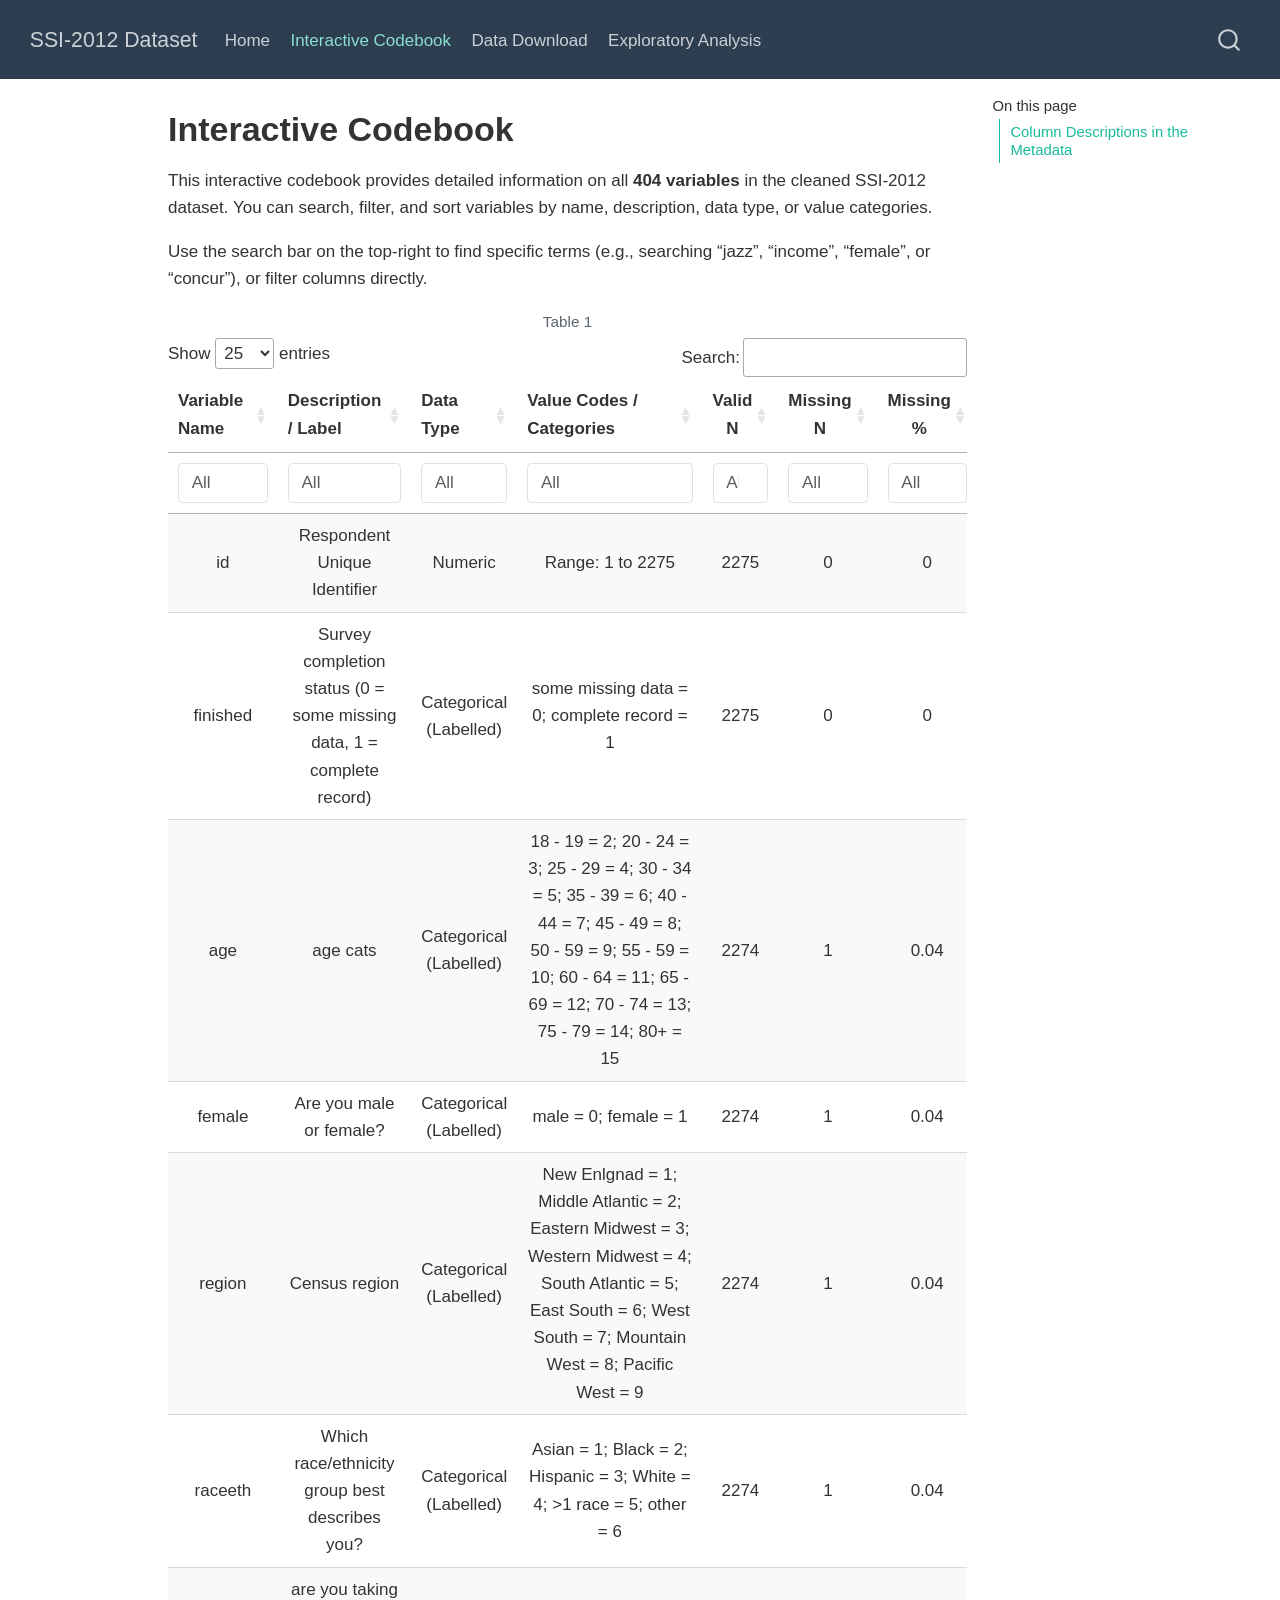
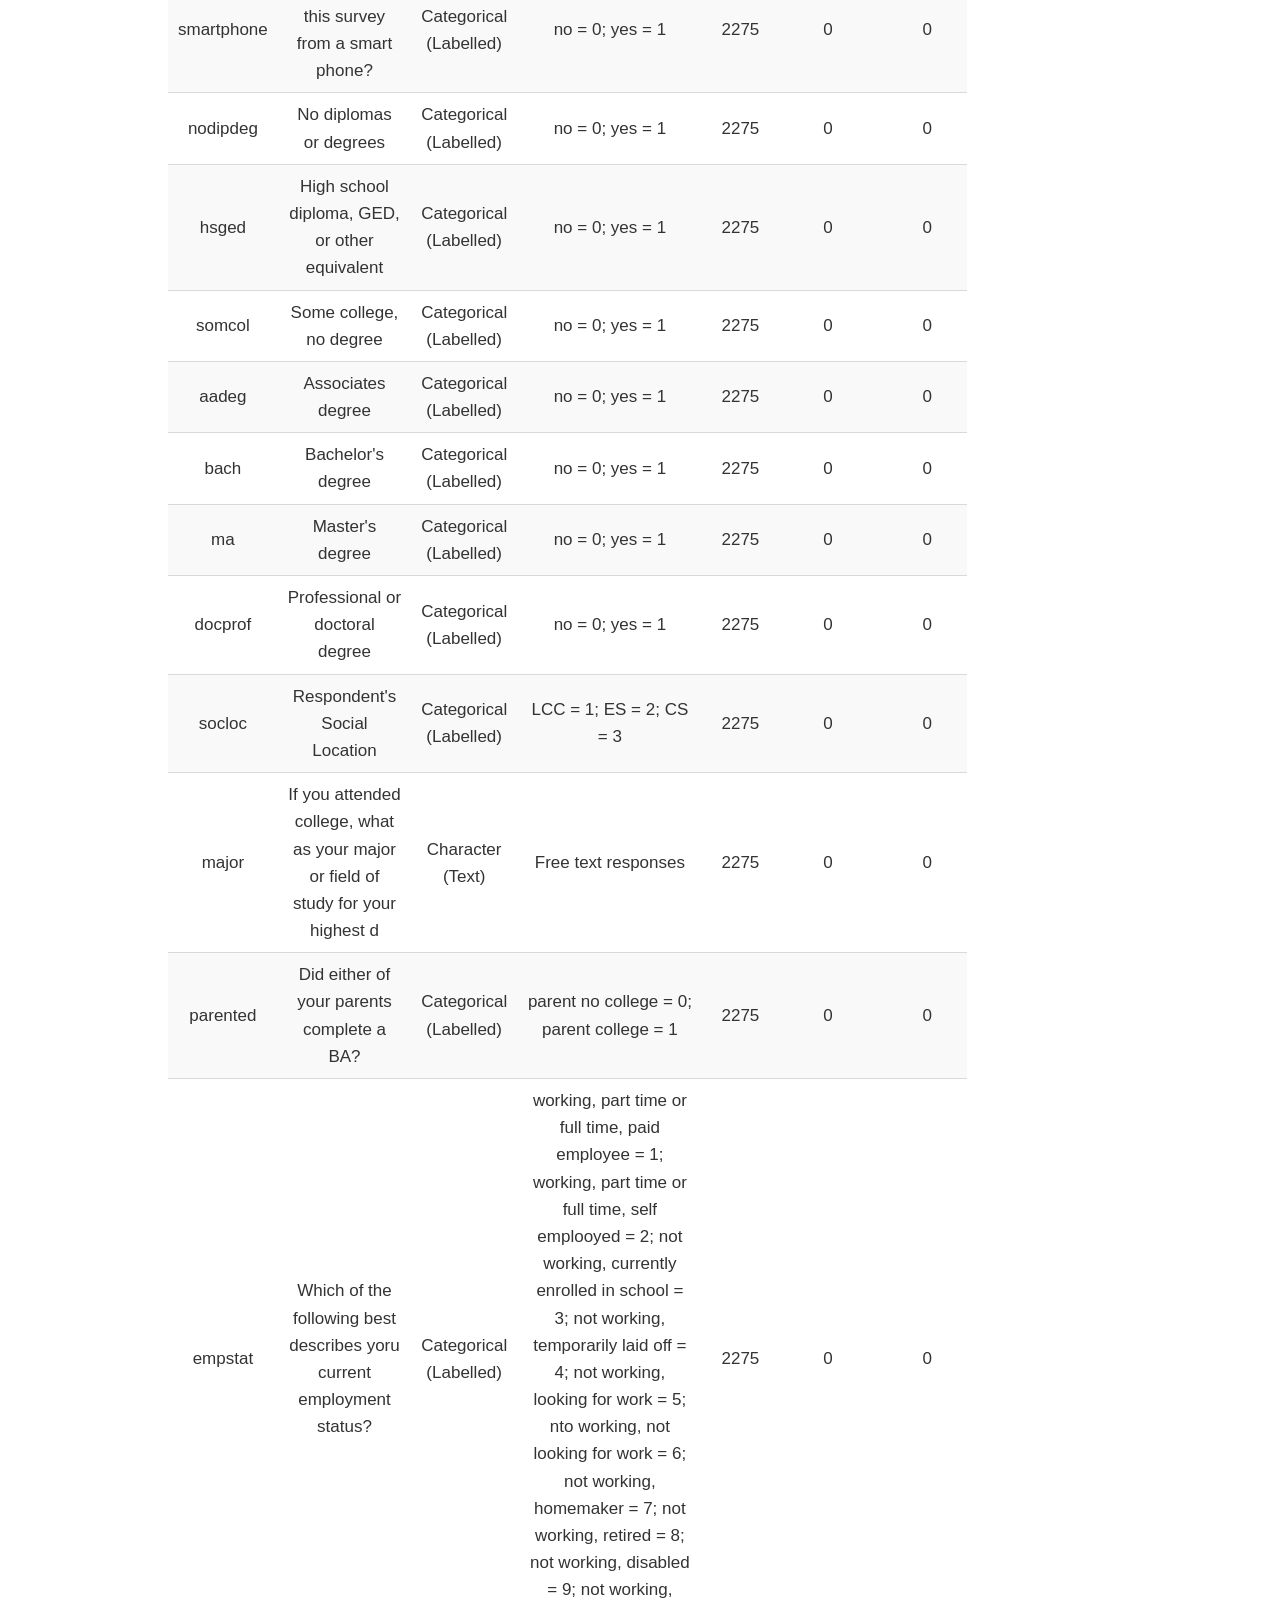
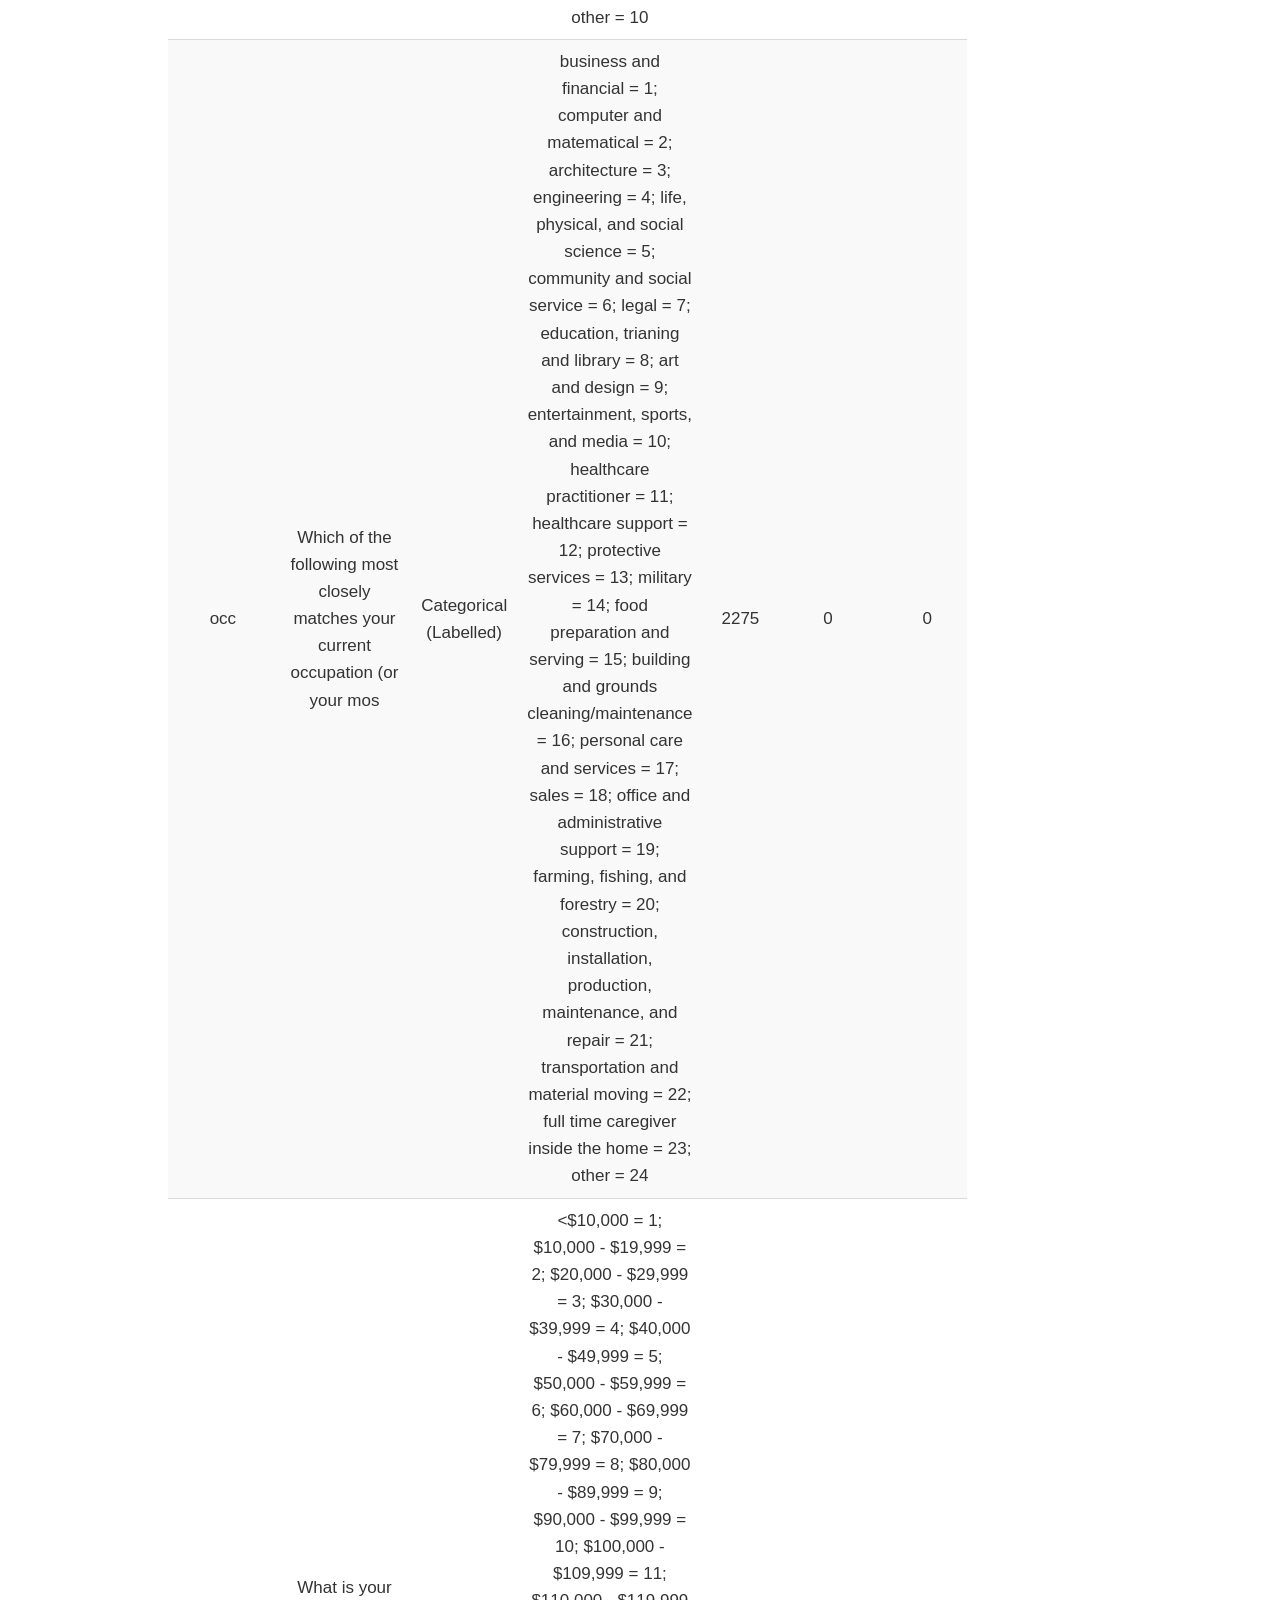
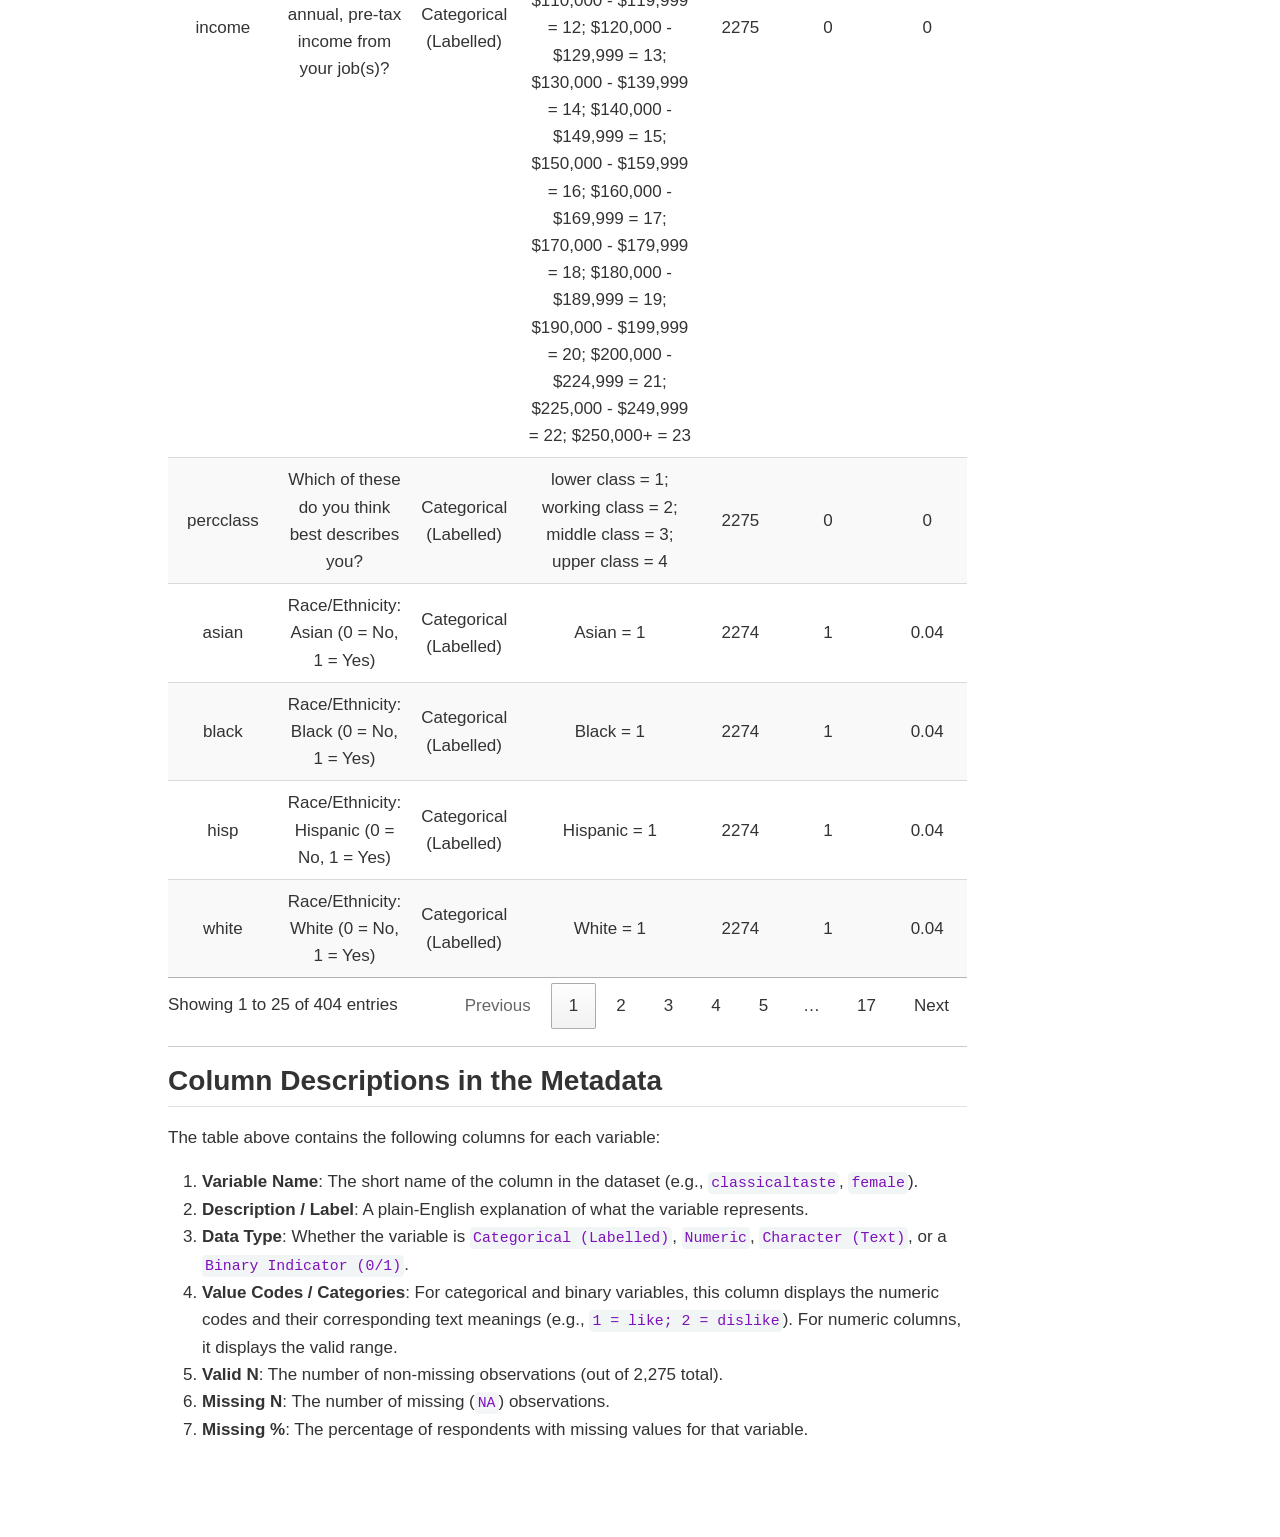
<file: docs/codebook.html>
<!DOCTYPE html>
<html xmlns="http://www.w3.org/1999/xhtml" lang="en" xml:lang="en"><head>

<meta charset="utf-8">
<meta name="generator" content="quarto-1.10.18">

<meta name="viewport" content="width=device-width, initial-scale=1.0, user-scalable=yes">


<title>Interactive Codebook – SSI-2012 Dataset</title>
<style>
/* Default styles provided by pandoc.
** See https://pandoc.org/MANUAL.html#variables-for-html for config info.
*/
span.smallcaps{font-variant: small-caps;}
div.columns{display: flex; gap: 1.5em;}
div.column{flex: auto;}
@media screen {
div.columns{gap: min(4vw, 1.5em);}
div.column{overflow-x: auto;}
}
div.hanging-indent{margin-left: 1.5em; text-indent: -1.5em;}
ul.task-list{list-style: none;}
ul.task-list li input[type="checkbox"] {
  width: 0.8em;
  margin: 0 0.8em 0.2em -1em; /* quarto-specific, see https://github.com/quarto-dev/quarto-cli/issues/4556 */ 
  vertical-align: middle;
}
</style>


<script src="site_libs/quarto-nav/quarto-nav.js"></script>
<script src="site_libs/quarto-nav/headroom.min.js"></script>
<script src="site_libs/clipboard/clipboard.min.js"></script>
<script src="site_libs/quarto-search/autocomplete.umd.js"></script>
<script src="site_libs/quarto-search/fuse.min.js"></script>
<script src="site_libs/quarto-search/quarto-search.js"></script>
<meta name="quarto:offset" content="./">
<script src="site_libs/quarto-html/quarto.js" type="module"></script>
<script src="site_libs/quarto-html/tabsets/tabsets.js" type="module"></script>
<script src="site_libs/quarto-html/popper.min.js"></script>
<script src="site_libs/quarto-html/tippy.umd.min.js"></script>
<script src="site_libs/quarto-html/anchor.min.js"></script>
<link href="site_libs/quarto-html/tippy.css" rel="stylesheet">
<link href="site_libs/quarto-html/quarto-syntax-highlighting-64a204ab8560d761af7679ceaba22944.css" rel="stylesheet" id="quarto-text-highlighting-styles">
<script src="site_libs/bootstrap/bootstrap.min.js"></script>
<link href="site_libs/bootstrap/bootstrap-icons.css" rel="stylesheet">
<link href="site_libs/bootstrap/bootstrap-27b9f889d6e109d015426ac4f274b7e7.min.css" rel="stylesheet" append-hash="true" id="quarto-bootstrap" data-mode="light">
<script id="quarto-search-options" type="application/json">{
  "location": "navbar",
  "copy-button": false,
  "collapse-after": 3,
  "panel-placement": "end",
  "type": "overlay",
  "limit": 50,
  "keyboard-shortcut": [
    "f",
    "/",
    "s"
  ],
  "show-item-context": false,
  "language": {
    "search-no-results-text": "No results",
    "search-matching-documents-text": "matching documents",
    "search-copy-link-title": "Copy link to search",
    "search-hide-matches-text": "Hide additional matches",
    "search-more-match-text": "more match in this document",
    "search-more-matches-text": "more matches in this document",
    "search-clear-button-title": "Clear",
    "search-text-placeholder": "",
    "search-detached-cancel-button-title": "Cancel",
    "search-submit-button-title": "Submit",
    "search-label": "Search"
  }
}</script>
<link href="site_libs/htmltools-fill-0.5.9/fill.css" rel="stylesheet">
<script src="site_libs/htmlwidgets-1.6.4/htmlwidgets.js"></script>
<link href="site_libs/datatables-css-0.0.0/datatables-crosstalk.css" rel="stylesheet">
<script src="site_libs/datatables-binding-0.34.0/datatables.js"></script>
<script src="site_libs/jquery-3.6.0/jquery-3.6.0.min.js"></script>
<link href="site_libs/dt-core-1.13.6/css/jquery.dataTables.min.css" rel="stylesheet">
<link href="site_libs/dt-core-1.13.6/css/jquery.dataTables.extra.css" rel="stylesheet">
<script src="site_libs/dt-core-1.13.6/js/jquery.dataTables.min.js"></script>
<link href="site_libs/nouislider-7.0.10/jquery.nouislider.min.css" rel="stylesheet">
<script src="site_libs/nouislider-7.0.10/jquery.nouislider.min.js"></script>
<link href="site_libs/selectize-0.12.0/selectize.bootstrap3.css" rel="stylesheet">
<script src="site_libs/selectize-0.12.0/selectize.min.js"></script>
<link href="site_libs/dt-plugin-searchhighlight-1.13.6/source.css" rel="stylesheet">
<script src="site_libs/dt-plugin-searchhighlight-1.13.6/jquery.highlight.js"></script>
<script src="site_libs/dt-plugin-searchhighlight-1.13.6/source.min.js"></script>
<link href="site_libs/crosstalk-1.2.2/css/crosstalk.min.css" rel="stylesheet">
<script src="site_libs/crosstalk-1.2.2/js/crosstalk.min.js"></script>


<link rel="stylesheet" href="styles.css">
</head>

<body class="nav-fixed quarto-light">

<div id="quarto-search-results"></div>
  <header id="quarto-header" class="headroom fixed-top">
    <nav class="navbar navbar-expand-lg " data-bs-theme="dark">
      <div class="navbar-container container-fluid">
      <div class="navbar-brand-container mx-auto">
    <a class="navbar-brand" href="./index.html">
    <span class="navbar-title">SSI-2012 Dataset</span>
    </a>
  </div>
            <div id="quarto-search" class="" title="Search"></div>
          <button class="navbar-toggler" type="button" data-bs-toggle="collapse" data-bs-target="#navbarCollapse" aria-controls="navbarCollapse" role="menu" aria-expanded="false" aria-label="Toggle navigation" onclick="if (window.quartoToggleHeadroom) { window.quartoToggleHeadroom(); }">
  <span class="navbar-toggler-icon"></span>
</button>
          <div class="collapse navbar-collapse" id="navbarCollapse">
            <ul class="navbar-nav navbar-nav-scroll me-auto">
  <li class="nav-item">
    <a class="nav-link" href="./index.html"> 
<span class="menu-text">Home</span></a>
  </li>  
  <li class="nav-item">
    <a class="nav-link active" href="./codebook.html" aria-current="page"> 
<span class="menu-text">Interactive Codebook</span></a>
  </li>  
  <li class="nav-item">
    <a class="nav-link" href="./download.html"> 
<span class="menu-text">Data Download</span></a>
  </li>  
  <li class="nav-item">
    <a class="nav-link" href="./explore.html"> 
<span class="menu-text">Exploratory Analysis</span></a>
  </li>  
</ul>
          </div> <!-- /navcollapse -->
            <div class="quarto-navbar-tools">
</div>
      </div> <!-- /container-fluid -->
    </nav>
</header>
<!-- content -->
<div id="quarto-content" class="quarto-container page-columns page-rows-contents page-layout-article page-navbar">
<!-- sidebar -->
<!-- margin-sidebar -->
    <div id="quarto-margin-sidebar" class="sidebar margin-sidebar">
        <nav id="TOC" role="doc-toc" class="toc-active">
    <h2 id="toc-title">On this page</h2>
   
  <ul>
  <li><a href="#column-descriptions-in-the-metadata" id="toc-column-descriptions-in-the-metadata" class="nav-link active" data-scroll-target="#column-descriptions-in-the-metadata">Column Descriptions in the Metadata</a></li>
  </ul>
</nav>
    </div>
<!-- main -->
<main class="content" id="quarto-document-content">

<header id="title-block-header" class="quarto-title-block default">
<div class="quarto-title">
<h1 class="title">Interactive Codebook</h1>
</div>



<div class="quarto-title-meta">

    
  
    
  </div>
  


</header>


<p>This interactive codebook provides detailed information on all <strong>404 variables</strong> in the cleaned SSI-2012 dataset. You can search, filter, and sort variables by name, description, data type, or value categories.</p>
<p>Use the search bar on the top-right to find specific terms (e.g., searching “jazz”, “income”, “female”, or “concur”), or filter columns directly.</p>
<div class="cell">
<div id="tbl-codebook" class="cell quarto-float quarto-figure quarto-figure-center anchored">
<figure class="quarto-float quarto-float-tbl figure">
<figcaption class="quarto-float-caption-top quarto-float-caption quarto-float-tbl quarto-uncaptioned" id="tbl-codebook-caption-0ceaefa1-69ba-4598-a22c-09a6ac19f8ca">
Table&nbsp;1
</figcaption>
<div aria-describedby="tbl-codebook-caption-0ceaefa1-69ba-4598-a22c-09a6ac19f8ca">
<div class="cell-output-display">
<div class="datatables html-widget html-fill-item" id="htmlwidget-85fd058fff67c7c06f9c" style="width:100%;height:auto;"></div>
<script type="application/json" data-for="htmlwidget-85fd058fff67c7c06f9c">{"x":{"filter":"top","vertical":false,"filterHTML":"<tr>\n  <td data-type=\"character\" style=\"vertical-align: top;\">\n    <div class=\"form-group has-feedback\" style=\"margin-bottom: auto;\">\n      <input type=\"search\" placeholder=\"All\" class=\"form-control\" style=\"width: 100%;\"/>\n      <span class=\"glyphicon glyphicon-remove-circle form-control-feedback\"><\/span>\n    <\/div>\n  <\/td>\n  <td data-type=\"character\" style=\"vertical-align: top;\">\n    <div class=\"form-group has-feedback\" style=\"margin-bottom: auto;\">\n      <input type=\"search\" placeholder=\"All\" class=\"form-control\" style=\"width: 100%;\"/>\n      <span class=\"glyphicon glyphicon-remove-circle form-control-feedback\"><\/span>\n    <\/div>\n  <\/td>\n  <td data-type=\"character\" style=\"vertical-align: top;\">\n    <div class=\"form-group has-feedback\" style=\"margin-bottom: auto;\">\n      <input type=\"search\" placeholder=\"All\" class=\"form-control\" style=\"width: 100%;\"/>\n      <span class=\"glyphicon glyphicon-remove-circle form-control-feedback\"><\/span>\n    <\/div>\n  <\/td>\n  <td data-type=\"character\" style=\"vertical-align: top;\">\n    <div class=\"form-group has-feedback\" style=\"margin-bottom: auto;\">\n      <input type=\"search\" placeholder=\"All\" class=\"form-control\" style=\"width: 100%;\"/>\n      <span class=\"glyphicon glyphicon-remove-circle form-control-feedback\"><\/span>\n    <\/div>\n  <\/td>\n  <td data-type=\"integer\" style=\"vertical-align: top;\">\n    <div class=\"form-group has-feedback\" style=\"margin-bottom: auto;\">\n      <input type=\"search\" placeholder=\"All\" class=\"form-control\" style=\"width: 100%;\"/>\n      <span class=\"glyphicon glyphicon-remove-circle form-control-feedback\"><\/span>\n    <\/div>\n    <div style=\"display: none;position: absolute;width: 200px;opacity: 1\">\n      <div data-min=\"1736\" data-max=\"2275\"><\/div>\n      <span style=\"float: left;\"><\/span>\n      <span style=\"float: right;\"><\/span>\n    <\/div>\n  <\/td>\n  <td data-type=\"integer\" style=\"vertical-align: top;\">\n    <div class=\"form-group has-feedback\" style=\"margin-bottom: auto;\">\n      <input type=\"search\" placeholder=\"All\" class=\"form-control\" style=\"width: 100%;\"/>\n      <span class=\"glyphicon glyphicon-remove-circle form-control-feedback\"><\/span>\n    <\/div>\n    <div style=\"display: none;position: absolute;width: 200px;opacity: 1\">\n      <div data-min=\"0\" data-max=\"539\"><\/div>\n      <span style=\"float: left;\"><\/span>\n      <span style=\"float: right;\"><\/span>\n    <\/div>\n  <\/td>\n  <td data-type=\"number\" style=\"vertical-align: top;\">\n    <div class=\"form-group has-feedback\" style=\"margin-bottom: auto;\">\n      <input type=\"search\" placeholder=\"All\" class=\"form-control\" style=\"width: 100%;\"/>\n      <span class=\"glyphicon glyphicon-remove-circle form-control-feedback\"><\/span>\n    <\/div>\n    <div style=\"display: none;position: absolute;width: 200px;opacity: 1\">\n      <div data-min=\"0\" data-max=\"23.69\" data-scale=\"2\"><\/div>\n      <span style=\"float: left;\"><\/span>\n      <span style=\"float: right;\"><\/span>\n    <\/div>\n  <\/td>\n<\/tr>","data":[["id","finished","age","female","region","raceeth","smartphone","nodipdeg","hsged","somcol","aadeg","bach","ma","docprof","socloc","major","parented","empstat","occ","income","percclass","asian","black","hisp","white","multirace","otherrace","lower","working","middle","high","taste1","similarity","siminf","taste2","alterjob","altered","alterclass","altertaste","control","alterlike","surprise","classicaltaste","operataste","jazztaste","bwaysttaste","moodeztaste","bbandtaste","croldtaste","countrytaste","bluegtaste","folktaste","hymgostaste","latspsaltaste","raphiphoptaste","blurbtaste","reggaetaste","toppoptaste","controcktaste","indalttaste","danclubtaste","hvymtltaste","classicallis","operalis","jazzlis","bwaystlis","moodezlis","bbandlis","croldlis","countrylis","blueglis","folklis","hymgoslis","latspsallis","raphiphoplis","blurblis","reggaelis","toppoplis","controcklis","indaltlis","danclublis","hvymtllis","nonelis","favgen","classicalfemale","classicalmale","classicalwhite","classicalblack","classicalhisp","classicalasian","classicalgrad","classicalnocol","classicalyoung","classicalmidage","classicalold","classicallc","classicalwc","classicalmc","classicaluc","classicalnone","operafemale","operamale","operawhite","operablack","operahisp","operaasian","operagrad","operanocol","operayoung","operamidage","operaold","operalc","operawc","operamc","operauc","operanone","jazzfemale","jazzmale","jazzwhite","jazzblack","jazzhisp","jazzasian","jazzgrad","jazznocol","jazzyoung","jazzmidage","jazzold","jazzlc","jazzwc","jazzmc","jazzuc","jazznone","bwaystfemale","bwaystmale","bwaystwhite","bwaystblack","bwaysthisp","bwaystasian","bwaystgrad","bwaystnocol","bwaystyoung","bwaystmidage","bwaystold","bwaystlc","bwaystwc","bwaystmc","bwaystuc","bwaystnone","moodezfemale","moodezmale","moodezwhite","moodezblack","moodezhisp","moodezasian","moodezgrad","moodeznocol","moodezyoung","moodezmidage","moodezold","moodezlc","moodezwc","moodezmc","moodezuc","moodeznone","bbandfemale","bbandmale","bbandwhite","bbandblack","bbandhisp","bbandasian","bbandgrad","bbandnocol","bbandyoung","bbandmidage","bbandold","bbandlc","bbandwc","bbandmc","bbanduc","bbandnone","croldfemale","croldmale","croldwhite","croldblack","croldhisp","croldasian","croldgrad","croldnocol","croldyoung","croldmidage","croldold","croldlc","croldwc","croldmc","crolduc","croldnone","countryfemale","countrymale","countrywhite","countryblack","countryhisp","countryasian","countrygrad","countrynocol","countryyoung","countrymidage","countryold","countrylc","countrywc","countrymc","countryuc","countrynone","bluegfemale","bluegmale","bluegwhite","bluegblack","blueghisp","bluegasian","blueggrad","bluegnocol","bluegyoung","bluegmidage","bluegold","blueglc","bluegwc","bluegmc","blueguc","bluegnone","folkfemale","folkmale","folkwhite","folkblack","folkhisp","folkasian","folkgrad","folknocol","folkyoung","folkmidage","folkold","folklc","folkwc","folkmc","folkuc","folknone","hymgosfemale","hymgosmale","hymgoswhite","hymgosblack","hymgoshisp","hymgosasian","hymgosgrad","hymgosnocol","hymgosyoung","hymgosmidage","hymgosold","hymgoslc","hymgoswc","hymgosmc","hymgosuc","hymgosnone","latspsalfemale","latspsalmale","latspsalwhite","latspsalblack","latspsalhisp","latspsalasian","latspsalgrad","latspsalnocol","latspsalyoung","latspsalmidage","latspsalold","latspsallc","latspsalwc","latspsalmc","latspsaluc","latspsalnone","raphiphopfemale","raphiphopmale","raphiphopwhite","raphiphopblack","raphiphophisp","raphiphopasian","raphiphopgrad","raphiphopnocol","raphiphopyoung","raphiphopmidage","raphiphopold","raphiphoplc","raphiphopwc","raphiphopmc","raphiphopuc","raphiphopnone","blurbfemale","blurbmale","blurbwhite","blurbblack","blurbhisp","blurbasian","blurbgrad","blurbnocol","blurbyoung","blurbmidage","blurbold","blurblc","blurbwc","blurbmc","blurbuc","blurbnone","reggaefemale","reggaemale","reggaewhite","reggaeblack","reggaehisp","reggaeasian","reggaegrad","reggaenocol","reggaeyoung","reggaemidage","reggaeold","reggaelc","reggaewc","reggaemc","reggaeuc","reggaenone","toppopfemale","toppopmale","toppopwhite","toppopblack","toppophisp","toppopasian","toppopgrad","toppopnocol","toppopyoung","toppopmidage","toppopold","toppoplc","toppopwc","toppopmc","toppopuc","toppopnone","controckfemale","controckmale","controckwhite","controckblack","controckhisp","controckasian","controckgrad","controcknocol","controckyoung","controckmidage","controckold","controcklc","controckwc","controckmc","controckuc","controcknone","indaltfemale","indaltmale","indaltwhite","indaltblack","indalthisp","indaltasian","indaltgrad","indaltnocol","indaltyoung","indaltmidage","indaltold","indaltlc","indaltwc","indaltmc","indaltuc","indaltnone","danclubfemale","danclubmale","danclubwhite","danclubblack","danclubhisp","danclubasian","danclubgrad","danclubnocol","danclubyoung","danclubmidage","danclubold","danclublc","danclubwc","danclubmc","danclubuc","danclubnone","hvymtlfemale","hvymtlmale","hvymtlwhite","hvymtlblack","hvymtlhisp","hvymtlasian","hvymtlgrad","hvymtlnocol","hvymtlyoung","hvymtlmidage","hvymtlold","hvymtllc","hvymtlwc","hvymtlmc","hvymtluc","hvymtlnone"],["Respondent Unique Identifier","Survey completion status (0 = some missing data, 1 = complete record)","age cats","Are you male or female?","Census region","Which race/ethnicity group best describes you?","are you taking this survey from a smart phone?","No diplomas or degrees","High school diploma, GED, or other equivalent","Some college, no degree","Associates degree","Bachelor's degree","Master's degree","Professional or doctoral degree","Respondent's Social Location","If you attended college, what as your major or field of study for your highest d","Did either of your parents complete a BA?","Which of the following best describes yoru current employment status?","Which of the following most closely matches your current occupation (or your mos","What is your annual, pre-tax income from your job(s)?","Which of these do you think best describes you?","Race/Ethnicity: Asian (0 = No, 1 = Yes)","Race/Ethnicity: Black (0 = No, 1 = Yes)","Race/Ethnicity: Hispanic (0 = No, 1 = Yes)","Race/Ethnicity: White (0 = No, 1 = Yes)","Race/Ethnicity: More than one race (0 = No, 1 = Yes)","Race/Ethnicity: Other race (0 = No, 1 = Yes)","Self-described Class: Lower class (0 = No, 1 = Yes)","Self-described Class: Working class (0 = No, 1 = Yes)","Self-described Class: Middle class (0 = No, 1 = Yes)","Self-described Class: Upper class (0 = No, 1 = Yes)","Give us your first impression of this painting -- how much do you like it?","Given only what you know about [these people]...how similar do you think you are","When you thought about how similar you are to the people in thi sgroup, which fa","Give us your final impression about this painting -- how much do you like it?","manipulation check: where do they work?","manipulation check: what is their highest level of education?","REVISE LABELS TO SHARE","reference group's opinion of the painting","Control group experimental ID","Experimental Condition: reference group liked (1) or disliked (0) the painting","manipulation check:  was it surprising to you that the people in this group LIKE","Classical taste","Opera taste","Jazz taste","Broadway/Show tunes taste","Mood/Easy listening taste","Big band taste","Classic rock/Oldies taste","Country taste","Bluegrass taste","Folk taste","Hymns/Gospel taste","Latin/Spanish/Salsa taste","Rap/Hip-hop taste","Blues/R&amp;B taste","Reggae taste","Top 40/Pop taste","Contemporary rock taste","Indie/Alternative rock taste","Dance/Club taste","Heavy metal taste","Classical listen","Opera listen","Jazz listen","Broadway/Show tunes listen","Mood/Easy listening listen","Big band listen","Classic rock/Oldies listen","Country listen","Bluegrass listen","Folk listen","Hymns/Gospel listen","Latin/Spanish/Salsa listen","Rap/Hip-hop listen","Blues/R&amp;B listen","Reggae listen","Top 40/Pop listen","Contemporary rock listen","Indie/Alternative rock listen","Dance/Club listen","Heavy metal listen","I have not listened to any of these in the last month","Of these types of music, which is your favorite?","Typical Classical music fans: female","Typical Classical music fans: male","Typical Classical music fans: white","Typical Classical music fans: black","Typical Classical music fans: hisp","Typical Classical music fans: asian","Typical Classical music fans: college graduate","Typical Classical music fans: did not attend college","Typical Classical music fans: young","Typical Classical music fans: middle aged","Typical Classical music fans: old","Typical Classical music fans: lower class","Typical Classical music fans: working class","Typical Classical music fans: middle class","Typical Classical music fans: upper class","Typical Classical music fans: none of these","Typical Opera music fans: female","Typical Opera music fans: male","Typical Opera music fans: white","Typical Opera music fans: black","Typical Opera music fans: hisp","Typical Opera music fans: asian","Typical Opera music fans: college graduate","Typical Opera music fans: did not attend college","Typical Opera music fans: young","Typical Opera music fans: middle aged","Typical Opera music fans: old","Typical Opera music fans: lower class","Typical Opera music fans: working class","Typical Opera music fans: middle class","Typical Opera music fans: upper class","Typical Opera music fans: none of these","Typical Jazz music fans: female","Typical Jazz music fans: male","Typical Jazz music fans: white","Typical Jazz music fans: black","Typical Jazz music fans: hisp","Typical Jazz music fans: asian","Typical Jazz music fans: college graduate","Typical Jazz music fans: did not attend college","Typical Jazz music fans: young","Typical Jazz music fans: middle aged","Typical Jazz music fans: old","Typical Jazz music fans: lower class","Typical Jazz music fans: working class","Typical Jazz music fans: middle class","Typical Jazz music fans: upper class","Typical Jazz music fans: none of these","Typical Bwayst music fans: female","Typical Bwayst music fans: male","Typical Bwayst music fans: white","Typical Bwayst music fans: black","Typical Bwayst music fans: hisp","Typical Bwayst music fans: asian","Typical Bwayst music fans: college graduate","Typical Bwayst music fans: did not attend college","Typical Bwayst music fans: young","Typical Bwayst music fans: middle aged","Typical Bwayst music fans: old","Typical Bwayst music fans: lower class","Typical Bwayst music fans: working class","Typical Bwayst music fans: middle class","Typical Bwayst music fans: upper class","Typical Bwayst music fans: none of these","Typical Moodez music fans: female","Typical Moodez music fans: male","Typical Moodez music fans: white","Typical Moodez music fans: black","Typical Moodez music fans: hisp","Typical Moodez music fans: asian","Typical Moodez music fans: college graduate","Typical Moodez music fans: did not attend college","Typical Moodez music fans: young","Typical Moodez music fans: middle aged","Typical Moodez music fans: old","Typical Moodez music fans: lower class","Typical Moodez music fans: working class","Typical Moodez music fans: middle class","Typical Moodez music fans: upper class","Typical Moodez music fans: none of these","Typical Bband music fans: female","Typical Bband music fans: male","Typical Bband music fans: white","Typical Bband music fans: black","Typical Bband music fans: hisp","Typical Bband music fans: asian","Typical Bband music fans: college graduate","Typical Bband music fans: did not attend college","Typical Bband music fans: young","Typical Bband music fans: middle aged","Typical Bband music fans: old","Typical Bband music fans: lower class","Typical Bband music fans: working class","Typical Bband music fans: middle class","Typical Bband music fans: upper class","Typical Bband music fans: none of these","Typical Crold music fans: female","Typical Crold music fans: male","Typical Crold music fans: white","Typical Crold music fans: black","Typical Crold music fans: hisp","Typical Crold music fans: asian","Typical Crold music fans: college graduate","Typical Crold music fans: did not attend college","Typical Crold music fans: young","Typical Crold music fans: middle aged","Typical Crold music fans: old","Typical Crold music fans: lower class","Typical Crold music fans: working class","Typical Crold music fans: middle class","Typical Crold music fans: upper class","Typical Crold music fans: none of these","Typical Country music fans: female","Typical Country music fans: male","Typical Country music fans: white","Typical Country music fans: black","Typical Country music fans: hisp","Typical Country music fans: asian","Typical Country music fans: college graduate","Typical Country music fans: did not attend college","Typical Country music fans: young","Typical Country music fans: middle aged","Typical Country music fans: old","Typical Country music fans: lower class","Typical Country music fans: working class","Typical Country music fans: middle class","Typical Country music fans: upper class","Typical Country music fans: none of these","Typical Blueg music fans: female","Typical Blueg music fans: male","Typical Blueg music fans: white","Typical Blueg music fans: black","Typical Blueg music fans: hisp","Typical Blueg music fans: asian","Typical Blueg music fans: college graduate","Typical Blueg music fans: did not attend college","Typical Blueg music fans: young","Typical Blueg music fans: middle aged","Typical Blueg music fans: old","Typical Blueg music fans: lower class","Typical Blueg music fans: working class","Typical Blueg music fans: middle class","Typical Blueg music fans: upper class","Typical Blueg music fans: none of these","Typical Folk music fans: female","Typical Folk music fans: male","Typical Folk music fans: white","Typical Folk music fans: black","Typical Folk music fans: hisp","Typical Folk music fans: asian","Typical Folk music fans: college graduate","Typical Folk music fans: did not attend college","Typical Folk music fans: young","Typical Folk music fans: middle aged","Typical Folk music fans: old","Typical Folk music fans: lower class","Typical Folk music fans: working class","Typical Folk music fans: middle class","Typical Folk music fans: upper class","Typical Folk music fans: none of these","Typical Hymgos music fans: female","Typical Hymgos music fans: male","Typical Hymgos music fans: white","Typical Hymgos music fans: black","Typical Hymgos music fans: hisp","Typical Hymgos music fans: asian","Typical Hymgos music fans: college graduate","Typical Hymgos music fans: did not attend college","Typical Hymgos music fans: young","Typical Hymgos music fans: middle aged","Typical Hymgos music fans: old","Typical Hymgos music fans: lower class","Typical Hymgos music fans: working class","Typical Hymgos music fans: middle class","Typical Hymgos music fans: upper class","Typical Hymgos music fans: none of these","Typical Latspsal music fans: female","Typical Latspsal music fans: male","Typical Latspsal music fans: white","Typical Latspsal music fans: black","Typical Latspsal music fans: hisp","Typical Latspsal music fans: asian","Typical Latspsal music fans: college graduate","Typical Latspsal music fans: did not attend college","Typical Latspsal music fans: young","Typical Latspsal music fans: middle aged","Typical Latspsal music fans: old","Typical Latspsal music fans: lower class","Typical Latspsal music fans: working class","Typical Latspsal music fans: middle class","Typical Latspsal music fans: upper class","Typical Latspsal music fans: none of these","Typical Raphiphop music fans: female","Typical Raphiphop music fans: male","Typical Raphiphop music fans: white","Typical Raphiphop music fans: black","Typical Raphiphop music fans: hisp","Typical Raphiphop music fans: asian","Typical Raphiphop music fans: college graduate","Typical Raphiphop music fans: did not attend college","Typical Raphiphop music fans: young","Typical Raphiphop music fans: middle aged","Typical Raphiphop music fans: old","Typical Raphiphop music fans: lower class","Typical Raphiphop music fans: working class","Typical Raphiphop music fans: middle class","Typical Raphiphop music fans: upper class","Typical Raphiphop music fans: none of these","Typical Blurb music fans: female","Typical Blurb music fans: male","Typical Blurb music fans: white","Typical Blurb music fans: black","Typical Blurb music fans: hisp","Typical Blurb music fans: asian","Typical Blurb music fans: college graduate","Typical Blurb music fans: did not attend college","Typical Blurb music fans: young","Typical Blurb music fans: middle aged","Typical Blurb music fans: old","Typical Blurb music fans: lower class","Typical Blurb music fans: working class","Typical Blurb music fans: middle class","Typical Blurb music fans: upper class","Typical Blurb music fans: none of these","Typical Reggae music fans: female","Typical Reggae music fans: male","Typical Reggae music fans: white","Typical Reggae music fans: black","Typical Reggae music fans: hisp","Typical Reggae music fans: asian","Typical Reggae music fans: college graduate","Typical Reggae music fans: did not attend college","Typical Reggae music fans: young","Typical Reggae music fans: middle aged","Typical Reggae music fans: old","Typical Reggae music fans: lower class","Typical Reggae music fans: working class","Typical Reggae music fans: middle class","Typical Reggae music fans: upper class","Typical Reggae music fans: none of these","Typical Toppop music fans: female","Typical Toppop music fans: male","Typical Toppop music fans: white","Typical Toppop music fans: black","Typical Toppop music fans: hisp","Typical Toppop music fans: asian","Typical Toppop music fans: college graduate","Typical Toppop music fans: did not attend college","Typical Toppop music fans: young","Typical Toppop music fans: middle aged","Typical Toppop music fans: old","Typical Toppop music fans: lower class","Typical Toppop music fans: working class","Typical Toppop music fans: middle class","Typical Toppop music fans: upper class","Typical Toppop music fans: none of these","Typical Controck music fans: female","Typical Controck music fans: male","Typical Controck music fans: white","Typical Controck music fans: black","Typical Controck music fans: hisp","Typical Controck music fans: asian","Typical Controck music fans: college graduate","Typical Controck music fans: did not attend college","Typical Controck music fans: young","Typical Controck music fans: middle aged","Typical Controck music fans: old","Typical Controck music fans: lower class","Typical Controck music fans: working class","Typical Controck music fans: middle class","Typical Controck music fans: upper class","Typical Controck music fans: none of these","Typical Indalt music fans: female","Typical Indalt music fans: male","Typical Indalt music fans: white","Typical Indalt music fans: black","Typical Indalt music fans: hisp","Typical Indalt music fans: asian","Typical Indalt music fans: college graduate","Typical Indalt music fans: did not attend college","Typical Indalt music fans: young","Typical Indalt music fans: middle aged","Typical Indalt music fans: old","Typical Indalt music fans: lower class","Typical Indalt music fans: working class","Typical Indalt music fans: middle class","Typical Indalt music fans: upper class","Typical Indalt music fans: none of these","Typical Danclub music fans: female","Typical Danclub music fans: male","Typical Danclub music fans: white","Typical Danclub music fans: black","Typical Danclub music fans: hisp","Typical Danclub music fans: asian","Typical Danclub music fans: college graduate","Typical Danclub music fans: did not attend college","Typical Danclub music fans: young","Typical Danclub music fans: middle aged","Typical Danclub music fans: old","Typical Danclub music fans: lower class","Typical Danclub music fans: working class","Typical Danclub music fans: middle class","Typical Danclub music fans: upper class","Typical Danclub music fans: none of these","Typical Hvymtl music fans: female","Typical Hvymtl music fans: male","Typical Hvymtl music fans: white","Typical Hvymtl music fans: black","Typical Hvymtl music fans: hisp","Typical Hvymtl music fans: asian","Typical Hvymtl music fans: college graduate","Typical Hvymtl music fans: did not attend college","Typical Hvymtl music fans: young","Typical Hvymtl music fans: middle aged","Typical Hvymtl music fans: old","Typical Hvymtl music fans: lower class","Typical Hvymtl music fans: working class","Typical Hvymtl music fans: middle class","Typical Hvymtl music fans: upper class","Typical Hvymtl music fans: none of these"],["Numeric","Categorical (Labelled)","Categorical (Labelled)","Categorical (Labelled)","Categorical (Labelled)","Categorical (Labelled)","Categorical (Labelled)","Categorical (Labelled)","Categorical (Labelled)","Categorical (Labelled)","Categorical (Labelled)","Categorical (Labelled)","Categorical (Labelled)","Categorical (Labelled)","Categorical (Labelled)","Character (Text)","Categorical (Labelled)","Categorical (Labelled)","Categorical (Labelled)","Categorical (Labelled)","Categorical (Labelled)","Categorical (Labelled)","Categorical (Labelled)","Categorical (Labelled)","Categorical (Labelled)","Categorical (Labelled)","Categorical (Labelled)","Categorical (Labelled)","Categorical (Labelled)","Categorical (Labelled)","Categorical (Labelled)","Categorical (Labelled)","Categorical (Labelled)","Categorical (Labelled)","Categorical (Labelled)","Categorical (Labelled)","Categorical (Labelled)","Categorical (Labelled)","Categorical (Labelled)","Categorical (Labelled)","Categorical (Labelled)","Categorical (Labelled)","Categorical (Labelled)","Categorical (Labelled)","Categorical (Labelled)","Categorical (Labelled)","Categorical (Labelled)","Categorical (Labelled)","Categorical (Labelled)","Categorical (Labelled)","Categorical (Labelled)","Categorical (Labelled)","Categorical (Labelled)","Categorical (Labelled)","Categorical (Labelled)","Categorical (Labelled)","Categorical (Labelled)","Categorical (Labelled)","Categorical (Labelled)","Categorical (Labelled)","Categorical (Labelled)","Categorical (Labelled)","Numeric","Numeric","Numeric","Numeric","Numeric","Numeric","Numeric","Numeric","Numeric","Numeric","Numeric","Numeric","Numeric","Numeric","Numeric","Numeric","Numeric","Numeric","Numeric","Numeric","Numeric","Categorical (Labelled)","Binary Indicator (0/1)","Binary Indicator (0/1)","Binary Indicator (0/1)","Binary Indicator (0/1)","Binary Indicator (0/1)","Binary Indicator (0/1)","Binary Indicator (0/1)","Binary Indicator (0/1)","Binary Indicator (0/1)","Binary Indicator (0/1)","Binary Indicator (0/1)","Binary Indicator (0/1)","Binary Indicator (0/1)","Binary Indicator (0/1)","Binary Indicator (0/1)","Binary Indicator (0/1)","Binary Indicator (0/1)","Binary Indicator (0/1)","Binary Indicator (0/1)","Binary Indicator (0/1)","Binary Indicator (0/1)","Binary Indicator (0/1)","Binary Indicator (0/1)","Binary Indicator (0/1)","Binary Indicator (0/1)","Binary Indicator (0/1)","Binary Indicator (0/1)","Binary Indicator (0/1)","Binary Indicator (0/1)","Binary Indicator (0/1)","Binary Indicator (0/1)","Binary Indicator (0/1)","Binary Indicator (0/1)","Binary Indicator (0/1)","Binary Indicator (0/1)","Binary Indicator (0/1)","Binary Indicator (0/1)","Binary Indicator (0/1)","Binary Indicator (0/1)","Binary Indicator (0/1)","Binary Indicator (0/1)","Binary Indicator (0/1)","Binary Indicator (0/1)","Binary Indicator (0/1)","Binary Indicator (0/1)","Binary Indicator (0/1)","Binary Indicator (0/1)","Binary Indicator (0/1)","Binary Indicator (0/1)","Binary Indicator (0/1)","Binary Indicator (0/1)","Binary Indicator (0/1)","Binary Indicator (0/1)","Binary Indicator (0/1)","Binary Indicator (0/1)","Binary Indicator (0/1)","Binary Indicator (0/1)","Binary Indicator (0/1)","Binary Indicator (0/1)","Binary Indicator (0/1)","Binary Indicator (0/1)","Binary Indicator (0/1)","Binary Indicator (0/1)","Binary Indicator (0/1)","Binary Indicator (0/1)","Binary Indicator (0/1)","Binary Indicator (0/1)","Binary Indicator (0/1)","Binary Indicator (0/1)","Binary Indicator (0/1)","Binary Indicator (0/1)","Binary Indicator (0/1)","Binary Indicator (0/1)","Binary Indicator (0/1)","Binary Indicator (0/1)","Binary Indicator (0/1)","Binary Indicator (0/1)","Binary Indicator (0/1)","Binary Indicator (0/1)","Binary Indicator (0/1)","Binary Indicator (0/1)","Binary Indicator (0/1)","Binary Indicator (0/1)","Binary Indicator (0/1)","Binary Indicator (0/1)","Binary Indicator (0/1)","Binary Indicator (0/1)","Binary Indicator (0/1)","Binary Indicator (0/1)","Binary Indicator (0/1)","Binary Indicator (0/1)","Binary Indicator (0/1)","Binary Indicator (0/1)","Binary Indicator (0/1)","Binary Indicator (0/1)","Binary Indicator (0/1)","Binary Indicator (0/1)","Binary Indicator (0/1)","Binary Indicator (0/1)","Binary Indicator (0/1)","Binary Indicator (0/1)","Binary Indicator (0/1)","Binary Indicator (0/1)","Binary Indicator (0/1)","Binary Indicator (0/1)","Binary Indicator (0/1)","Binary Indicator (0/1)","Binary Indicator (0/1)","Binary Indicator (0/1)","Binary Indicator (0/1)","Binary Indicator (0/1)","Binary Indicator (0/1)","Binary Indicator (0/1)","Binary Indicator (0/1)","Binary Indicator (0/1)","Binary Indicator (0/1)","Binary Indicator (0/1)","Binary Indicator (0/1)","Binary Indicator (0/1)","Binary Indicator (0/1)","Binary Indicator (0/1)","Binary Indicator (0/1)","Binary Indicator (0/1)","Binary Indicator (0/1)","Binary Indicator (0/1)","Binary Indicator (0/1)","Binary Indicator (0/1)","Binary Indicator (0/1)","Binary Indicator (0/1)","Binary Indicator (0/1)","Binary Indicator (0/1)","Binary Indicator (0/1)","Binary Indicator (0/1)","Binary Indicator (0/1)","Binary Indicator (0/1)","Binary Indicator (0/1)","Binary Indicator (0/1)","Binary Indicator (0/1)","Binary Indicator (0/1)","Binary Indicator (0/1)","Binary Indicator (0/1)","Binary Indicator (0/1)","Binary Indicator (0/1)","Binary Indicator (0/1)","Binary Indicator (0/1)","Binary Indicator (0/1)","Binary Indicator (0/1)","Binary Indicator (0/1)","Binary Indicator (0/1)","Binary Indicator (0/1)","Binary Indicator (0/1)","Binary Indicator (0/1)","Binary Indicator (0/1)","Binary Indicator (0/1)","Binary Indicator (0/1)","Binary Indicator (0/1)","Binary Indicator (0/1)","Binary Indicator (0/1)","Binary Indicator (0/1)","Binary Indicator (0/1)","Binary Indicator (0/1)","Binary Indicator (0/1)","Binary Indicator (0/1)","Binary Indicator (0/1)","Binary Indicator (0/1)","Binary Indicator (0/1)","Binary Indicator (0/1)","Binary Indicator (0/1)","Binary Indicator (0/1)","Binary Indicator (0/1)","Binary Indicator (0/1)","Binary Indicator (0/1)","Binary Indicator (0/1)","Binary Indicator (0/1)","Binary Indicator (0/1)","Binary Indicator (0/1)","Binary Indicator (0/1)","Binary Indicator (0/1)","Binary Indicator (0/1)","Binary Indicator (0/1)","Binary Indicator (0/1)","Binary Indicator (0/1)","Binary Indicator (0/1)","Binary Indicator (0/1)","Binary Indicator (0/1)","Binary Indicator (0/1)","Binary Indicator (0/1)","Binary Indicator (0/1)","Binary Indicator (0/1)","Binary Indicator (0/1)","Binary Indicator (0/1)","Binary Indicator (0/1)","Binary Indicator (0/1)","Binary Indicator (0/1)","Binary Indicator (0/1)","Binary Indicator (0/1)","Binary Indicator (0/1)","Binary Indicator (0/1)","Binary Indicator (0/1)","Binary Indicator (0/1)","Binary Indicator (0/1)","Binary Indicator (0/1)","Binary Indicator (0/1)","Binary Indicator (0/1)","Binary Indicator (0/1)","Binary Indicator (0/1)","Binary Indicator (0/1)","Binary Indicator (0/1)","Binary Indicator (0/1)","Binary Indicator (0/1)","Binary Indicator (0/1)","Binary Indicator (0/1)","Binary Indicator (0/1)","Binary Indicator (0/1)","Binary Indicator (0/1)","Binary Indicator (0/1)","Binary Indicator (0/1)","Binary Indicator (0/1)","Binary Indicator (0/1)","Binary Indicator (0/1)","Binary Indicator (0/1)","Binary Indicator (0/1)","Binary Indicator (0/1)","Binary Indicator (0/1)","Binary Indicator (0/1)","Binary Indicator (0/1)","Binary Indicator (0/1)","Binary Indicator (0/1)","Binary Indicator (0/1)","Binary Indicator (0/1)","Binary Indicator (0/1)","Binary Indicator (0/1)","Binary Indicator (0/1)","Binary Indicator (0/1)","Binary Indicator (0/1)","Binary Indicator (0/1)","Binary Indicator (0/1)","Binary Indicator (0/1)","Binary Indicator (0/1)","Binary Indicator (0/1)","Binary Indicator (0/1)","Binary Indicator (0/1)","Binary Indicator (0/1)","Binary Indicator (0/1)","Binary Indicator (0/1)","Binary Indicator (0/1)","Binary Indicator (0/1)","Binary Indicator (0/1)","Binary Indicator (0/1)","Binary Indicator (0/1)","Binary Indicator (0/1)","Binary Indicator (0/1)","Binary Indicator (0/1)","Binary Indicator (0/1)","Binary Indicator (0/1)","Binary Indicator (0/1)","Binary Indicator (0/1)","Binary Indicator (0/1)","Binary Indicator (0/1)","Binary Indicator (0/1)","Binary Indicator (0/1)","Binary Indicator (0/1)","Binary Indicator (0/1)","Binary Indicator (0/1)","Binary Indicator (0/1)","Binary Indicator (0/1)","Binary Indicator (0/1)","Binary Indicator (0/1)","Binary Indicator (0/1)","Binary Indicator (0/1)","Binary Indicator (0/1)","Binary Indicator (0/1)","Binary Indicator (0/1)","Binary Indicator (0/1)","Binary Indicator (0/1)","Binary Indicator (0/1)","Binary Indicator (0/1)","Binary Indicator (0/1)","Binary Indicator (0/1)","Binary Indicator (0/1)","Binary Indicator (0/1)","Binary Indicator (0/1)","Binary Indicator (0/1)","Binary Indicator (0/1)","Binary Indicator (0/1)","Binary Indicator (0/1)","Binary Indicator (0/1)","Binary Indicator (0/1)","Binary Indicator (0/1)","Binary Indicator (0/1)","Binary Indicator (0/1)","Binary Indicator (0/1)","Binary Indicator (0/1)","Binary Indicator (0/1)","Binary Indicator (0/1)","Binary Indicator (0/1)","Binary Indicator (0/1)","Binary Indicator (0/1)","Binary Indicator (0/1)","Binary Indicator (0/1)","Binary Indicator (0/1)","Binary Indicator (0/1)","Binary Indicator (0/1)","Binary Indicator (0/1)","Binary Indicator (0/1)","Binary Indicator (0/1)","Binary Indicator (0/1)","Binary Indicator (0/1)","Binary Indicator (0/1)","Binary Indicator (0/1)","Binary Indicator (0/1)","Binary Indicator (0/1)","Binary Indicator (0/1)","Binary Indicator (0/1)","Binary Indicator (0/1)","Binary Indicator (0/1)","Binary Indicator (0/1)","Binary Indicator (0/1)","Binary Indicator (0/1)","Binary Indicator (0/1)"],["Range: 1 to 2275","some missing data = 0; complete record = 1","18 - 19 = 2; 20 - 24 = 3; 25 - 29 = 4; 30 - 34 = 5; 35 - 39 = 6; 40 - 44 = 7; 45 - 49 = 8; 50 - 59 = 9; 55 - 59 = 10; 60 - 64 = 11; 65 - 69 = 12; 70 - 74 = 13; 75 - 79 = 14; 80+ = 15","male = 0; female = 1","New Enlgnad = 1; Middle Atlantic = 2; Eastern Midwest = 3; Western Midwest = 4; South Atlantic = 5; East South = 6; West South = 7; Mountain West = 8; Pacific West = 9","Asian = 1; Black = 2; Hispanic = 3; White = 4; &gt;1 race = 5; other = 6","no = 0; yes = 1","no = 0; yes = 1","no = 0; yes = 1","no = 0; yes = 1","no = 0; yes = 1","no = 0; yes = 1","no = 0; yes = 1","no = 0; yes = 1","LCC = 1; ES = 2; CS = 3","Free text responses","parent no college = 0; parent college = 1","working, part time or full time, paid employee = 1; working, part time or full time, self emplooyed = 2; not working, currently enrolled in school = 3; not working, temporarily laid off = 4; not working, looking for work = 5; nto working, not looking for work = 6; not working, homemaker = 7; not working, retired = 8; not working, disabled = 9; not working, other = 10","business and financial = 1; computer and matematical = 2; architecture = 3; engineering = 4; life, physical, and social science = 5; community and social service = 6; legal = 7; education, trianing and library = 8; art and design = 9; entertainment, sports, and media = 10; healthcare practitioner = 11; healthcare support = 12; protective services = 13; military = 14; food preparation and serving = 15; building and grounds cleaning/maintenance = 16; personal care and services = 17; sales = 18; office and administrative support = 19; farming, fishing, and forestry = 20; construction, installation, production, maintenance, and repair = 21; transportation and material moving = 22; full time caregiver inside the home = 23; other = 24","&lt;$10,000 = 1; $10,000 - $19,999 = 2; $20,000 - $29,999 = 3; $30,000 - $39,999 = 4; $40,000 - $49,999 = 5; $50,000 - $59,999 = 6; $60,000 - $69,999 = 7; $70,000 - $79,999 = 8; $80,000 - $89,999 = 9; $90,000 - $99,999 = 10; $100,000 - $109,999 = 11; $110,000 - $119,999 = 12; $120,000 - $129,999 = 13; $130,000 - $139,999 = 14; $140,000 - $149,999 = 15; $150,000 - $159,999 = 16; $160,000 - $169,999 = 17; $170,000 - $179,999 = 18; $180,000 - $189,999 = 19; $190,000 - $199,999 = 20; $200,000 - $224,999 = 21; $225,000 - $249,999 = 22; $250,000+ = 23","lower class = 1; working class = 2; middle class = 3; upper class = 4","Asian = 1","Black = 1","Hispanic = 1","White = 1","&gt;1 race = 1","other race = 1","lower = 1","working = 1","middle = 1","high = 1","I like it very much = 1; I like it = 2; I like it just a little = 3; I neither like it nor dislike it = 4; I dislike it just a little = 5; I dislike it = 6; I dislike it very much = 7; I can't see the image = 98","very similar = 1; somewhat similar = 2; just a little similar = 3; not very similar = 4; not at all similar = 5; NA control = 98","education and occupation = 1; opinion about the painting = 2; comination of both = 3; NA control = 98","I like it very much = 1; I like it = 2; I like it just a little = 3; I neither like it nor dislike it = 4; I dislike it just a little = 5; I dislike it = 6; I dislike it very much = 7; I can't see the image = 98","college or university = 1; restaurant = 2; financial investment firm = 3; NA control = 98","high school diploma = 1; Bachelor's degree = 2; PhD = 3; NA control = 98","LCC alters = 1; ES alters = 2; CS alters = 3","CONTROL = 0; LIKE = 1; DISLIKE = 2","experimental group = 0; Control group 1 (no reference group) = 1; Control group 2 (no occ/ed, gives taste) = 2","alters dislike = 0; alters like = 1","very suprising = 1; somewhat surprising = 2; not at all surprising = 3; NA control = 98","like = 1; dislike = 2; neither like nor dislike = 3; I am not familiar with this type of music = 4","like = 1; dislike = 2; neither like nor dislike = 3; I am not familiar with this type of music = 4","like = 1; dislike = 2; neither like nor dislike = 3; I am not familiar with this type of music = 4","like = 1; dislike = 2; neither like nor dislike = 3; I am not familiar with this type of music = 4","like = 1; dislike = 2; neither like nor dislike = 3; I am not familiar with this type of music = 4","like = 1; dislike = 2; neither like nor dislike = 3; I am not familiar with this type of music = 4","like = 1; dislike = 2; neither like nor dislike = 3; I am not familiar with this type of music = 4","like = 1; dislike = 2; neither like nor dislike = 3; I am not familiar with this type of music = 4","like = 1; dislike = 2; neither like nor dislike = 3; I am not familiar with this type of music = 4","like = 1; dislike = 2; neither like nor dislike = 3; I am not familiar with this type of music = 4","like = 1; dislike = 2; neither like nor dislike = 3; I am not familiar with this type of music = 4","like = 1; dislike = 2; neither like nor dislike = 3; I am not familiar with this type of music = 4","like = 1; dislike = 2; neither like nor dislike = 3; I am not familiar with this type of music = 4","like = 1; dislike = 2; neither like nor dislike = 3; I am not familiar with this type of music = 4","like = 1; dislike = 2; neither like nor dislike = 3; I am not familiar with this type of music = 4","like = 1; dislike = 2; neither like nor dislike = 3; I am not familiar with this type of music = 4","like = 1; dislike = 2; neither like nor dislike = 3; I am not familiar with this type of music = 4","like = 1; dislike = 2; neither like nor dislike = 3; I am not familiar with this type of music = 4","like = 1; dislike = 2; neither like nor dislike = 3; I am not familiar with this type of music = 4","like = 1; dislike = 2; neither like nor dislike = 3; I am not familiar with this type of music = 4","Range: 0 to 1","Range: 0 to 1","Range: 0 to 1","Range: 0 to 1","Range: 0 to 1","Range: 0 to 1","Range: 0 to 1","Range: 0 to 1","Range: 0 to 1","Range: 0 to 1","Range: 0 to 1","Range: 0 to 1","Range: 0 to 1","Range: 0 to 1","Range: 0 to 1","Range: 0 to 1","Range: 0 to 1","Range: 0 to 1","Range: 0 to 1","Range: 0 to 1","Range: 0 to 1","Classical = 1; Opera = 2; Jazz = 3; Broadway or Show tunes = 4; Mood/Easy listening = 5; Big band = 6; Classic rock/Oldies = 7; Country = 8; Bluegrass = 9; Folk = 10; Hymns or Gospel = 11; Latin, Spanish or Salsa = 12; Rap/Hip-hop = 13; Blues/R&amp;B = 14; Reggae = 15; Top 40/Pop = 16; Contemporary Rock = 17; Indie/Alternative Rock = 18; Dance/Club = 19; Heavy metal = 20","0 = No; 1 = Yes","0 = No; 1 = Yes","0 = No; 1 = Yes","0 = No; 1 = Yes","0 = No; 1 = Yes","0 = No; 1 = Yes","0 = No; 1 = Yes","0 = No; 1 = Yes","0 = No; 1 = Yes","0 = No; 1 = Yes","0 = No; 1 = Yes","0 = No; 1 = Yes","0 = No; 1 = Yes","0 = No; 1 = Yes","0 = No; 1 = Yes","0 = No; 1 = Yes","0 = No; 1 = Yes","0 = No; 1 = Yes","0 = No; 1 = Yes","0 = No; 1 = Yes","0 = No; 1 = Yes","0 = No; 1 = Yes","0 = No; 1 = Yes","0 = No; 1 = Yes","0 = No; 1 = Yes","0 = No; 1 = Yes","0 = No; 1 = Yes","0 = No; 1 = Yes","0 = No; 1 = Yes","0 = No; 1 = Yes","0 = No; 1 = Yes","0 = No; 1 = Yes","0 = No; 1 = Yes","0 = No; 1 = Yes","0 = No; 1 = Yes","0 = No; 1 = Yes","0 = No; 1 = Yes","0 = No; 1 = Yes","0 = No; 1 = Yes","0 = No; 1 = Yes","0 = No; 1 = Yes","0 = No; 1 = Yes","0 = No; 1 = Yes","0 = No; 1 = Yes","0 = No; 1 = Yes","0 = No; 1 = Yes","0 = No; 1 = Yes","0 = No; 1 = Yes","0 = No; 1 = Yes","0 = No; 1 = Yes","0 = No; 1 = Yes","0 = No; 1 = Yes","0 = No; 1 = Yes","0 = No; 1 = Yes","0 = No; 1 = Yes","0 = No; 1 = Yes","0 = No; 1 = Yes","0 = No; 1 = Yes","0 = No; 1 = Yes","0 = No; 1 = Yes","0 = No; 1 = Yes","0 = No; 1 = Yes","0 = No; 1 = Yes","0 = No; 1 = Yes","0 = No; 1 = Yes","0 = No; 1 = Yes","0 = No; 1 = Yes","0 = No; 1 = Yes","0 = No; 1 = Yes","0 = No; 1 = Yes","0 = No; 1 = Yes","0 = No; 1 = Yes","0 = No; 1 = Yes","0 = No; 1 = Yes","0 = No; 1 = Yes","0 = No; 1 = Yes","0 = No; 1 = Yes","0 = No; 1 = Yes","0 = No; 1 = Yes","0 = No; 1 = Yes","0 = No; 1 = Yes","0 = No; 1 = Yes","0 = No; 1 = Yes","0 = No; 1 = Yes","0 = No; 1 = Yes","0 = No; 1 = Yes","0 = No; 1 = Yes","0 = No; 1 = Yes","0 = No; 1 = Yes","0 = No; 1 = Yes","0 = No; 1 = Yes","0 = No; 1 = Yes","0 = No; 1 = Yes","0 = No; 1 = Yes","0 = No; 1 = Yes","0 = No; 1 = Yes","0 = No; 1 = Yes","0 = No; 1 = Yes","0 = No; 1 = Yes","0 = No; 1 = Yes","0 = No; 1 = Yes","0 = No; 1 = Yes","0 = No; 1 = Yes","0 = No; 1 = Yes","0 = No; 1 = Yes","0 = No; 1 = Yes","0 = No; 1 = Yes","0 = No; 1 = Yes","0 = No; 1 = Yes","0 = No; 1 = Yes","0 = No; 1 = Yes","0 = No; 1 = Yes","0 = No; 1 = Yes","0 = No; 1 = Yes","0 = No; 1 = Yes","0 = No; 1 = Yes","0 = No; 1 = Yes","0 = No; 1 = Yes","0 = No; 1 = Yes","0 = No; 1 = Yes","0 = No; 1 = Yes","0 = No; 1 = Yes","0 = No; 1 = Yes","0 = No; 1 = Yes","0 = No; 1 = Yes","0 = No; 1 = Yes","0 = No; 1 = Yes","0 = No; 1 = Yes","0 = No; 1 = Yes","0 = No; 1 = Yes","0 = No; 1 = Yes","0 = No; 1 = Yes","0 = No; 1 = Yes","0 = No; 1 = Yes","0 = No; 1 = Yes","0 = No; 1 = Yes","0 = No; 1 = Yes","0 = No; 1 = Yes","0 = No; 1 = Yes","0 = No; 1 = Yes","0 = No; 1 = Yes","0 = No; 1 = Yes","0 = No; 1 = Yes","0 = No; 1 = Yes","0 = No; 1 = Yes","0 = No; 1 = Yes","0 = No; 1 = Yes","0 = No; 1 = Yes","0 = No; 1 = Yes","0 = No; 1 = Yes","0 = No; 1 = Yes","0 = No; 1 = Yes","0 = No; 1 = Yes","0 = No; 1 = Yes","0 = No; 1 = Yes","0 = No; 1 = Yes","0 = No; 1 = Yes","0 = No; 1 = Yes","0 = No; 1 = Yes","0 = No; 1 = Yes","0 = No; 1 = Yes","0 = No; 1 = Yes","0 = No; 1 = Yes","0 = No; 1 = Yes","0 = No; 1 = Yes","0 = No; 1 = Yes","0 = No; 1 = Yes","0 = No; 1 = Yes","0 = No; 1 = Yes","0 = No; 1 = Yes","0 = No; 1 = Yes","0 = No; 1 = Yes","0 = No; 1 = Yes","0 = No; 1 = Yes","0 = No; 1 = Yes","0 = No; 1 = Yes","0 = No; 1 = Yes","0 = No; 1 = Yes","0 = No; 1 = Yes","0 = No; 1 = Yes","0 = No; 1 = Yes","0 = No; 1 = Yes","0 = No; 1 = Yes","0 = No; 1 = Yes","0 = No; 1 = Yes","0 = No; 1 = Yes","0 = No; 1 = Yes","0 = No; 1 = Yes","0 = No; 1 = Yes","0 = No; 1 = Yes","0 = No; 1 = Yes","0 = No; 1 = Yes","0 = No; 1 = Yes","0 = No; 1 = Yes","0 = No; 1 = Yes","0 = No; 1 = Yes","0 = No; 1 = Yes","0 = No; 1 = Yes","0 = No; 1 = Yes","0 = No; 1 = Yes","0 = No; 1 = Yes","0 = No; 1 = Yes","0 = No; 1 = Yes","0 = No; 1 = Yes","0 = No; 1 = Yes","0 = No; 1 = Yes","0 = No; 1 = Yes","0 = No; 1 = Yes","0 = No; 1 = Yes","0 = No; 1 = Yes","0 = No; 1 = Yes","0 = No; 1 = Yes","0 = No; 1 = Yes","0 = No; 1 = Yes","0 = No; 1 = Yes","0 = No; 1 = Yes","0 = No; 1 = Yes","0 = No; 1 = Yes","0 = No; 1 = Yes","0 = No; 1 = Yes","0 = No; 1 = Yes","0 = No; 1 = Yes","0 = No; 1 = Yes","0 = No; 1 = Yes","0 = No; 1 = Yes","0 = No; 1 = Yes","0 = No; 1 = Yes","0 = No; 1 = Yes","0 = No; 1 = Yes","0 = No; 1 = Yes","0 = No; 1 = Yes","0 = No; 1 = Yes","0 = No; 1 = Yes","0 = No; 1 = Yes","0 = No; 1 = Yes","0 = No; 1 = Yes","0 = No; 1 = Yes","0 = No; 1 = Yes","0 = No; 1 = Yes","0 = No; 1 = Yes","0 = No; 1 = Yes","0 = No; 1 = Yes","0 = No; 1 = Yes","0 = No; 1 = Yes","0 = No; 1 = Yes","0 = No; 1 = Yes","0 = No; 1 = Yes","0 = No; 1 = Yes","0 = No; 1 = Yes","0 = No; 1 = Yes","0 = No; 1 = Yes","0 = No; 1 = Yes","0 = No; 1 = Yes","0 = No; 1 = Yes","0 = No; 1 = Yes","0 = No; 1 = Yes","0 = No; 1 = Yes","0 = No; 1 = Yes","0 = No; 1 = Yes","0 = No; 1 = Yes","0 = No; 1 = Yes","0 = No; 1 = Yes","0 = No; 1 = Yes","0 = No; 1 = Yes","0 = No; 1 = Yes","0 = No; 1 = Yes","0 = No; 1 = Yes","0 = No; 1 = Yes","0 = No; 1 = Yes","0 = No; 1 = Yes","0 = No; 1 = Yes","0 = No; 1 = Yes","0 = No; 1 = Yes","0 = No; 1 = Yes","0 = No; 1 = Yes","0 = No; 1 = Yes","0 = No; 1 = Yes","0 = No; 1 = Yes","0 = No; 1 = Yes","0 = No; 1 = Yes","0 = No; 1 = Yes","0 = No; 1 = Yes","0 = No; 1 = Yes","0 = No; 1 = Yes","0 = No; 1 = Yes","0 = No; 1 = Yes","0 = No; 1 = Yes","0 = No; 1 = Yes","0 = No; 1 = Yes","0 = No; 1 = Yes","0 = No; 1 = Yes","0 = No; 1 = Yes","0 = No; 1 = Yes","0 = No; 1 = Yes","0 = No; 1 = Yes","0 = No; 1 = Yes","0 = No; 1 = Yes","0 = No; 1 = Yes","0 = No; 1 = Yes","0 = No; 1 = Yes","0 = No; 1 = Yes","0 = No; 1 = Yes","0 = No; 1 = Yes","0 = No; 1 = Yes","0 = No; 1 = Yes","0 = No; 1 = Yes","0 = No; 1 = Yes","0 = No; 1 = Yes","0 = No; 1 = Yes","0 = No; 1 = Yes","0 = No; 1 = Yes","0 = No; 1 = Yes","0 = No; 1 = Yes","0 = No; 1 = Yes","0 = No; 1 = Yes","0 = No; 1 = Yes","0 = No; 1 = Yes","0 = No; 1 = Yes","0 = No; 1 = Yes","0 = No; 1 = Yes"],[2275,2275,2274,2274,2274,2274,2275,2275,2275,2275,2275,2275,2275,2275,2275,2275,2275,2275,2275,2275,2275,2274,2274,2274,2274,2274,2274,2275,2275,2275,2275,2269,2093,1746,2258,1736,1736,2275,2275,2275,2093,1736,2264,2264,2264,2264,2264,2264,2264,2264,2264,2264,2264,2264,2264,2264,2264,2264,2264,2264,2264,2264,2264,2264,2264,2264,2264,2264,2264,2264,2264,2264,2264,2264,2264,2264,2264,2264,2264,2264,2264,2264,2264,2264,2274,2274,2274,2274,2274,2274,2274,2274,2275,2275,2275,2274,2274,2274,2274,2275,2274,2274,2274,2274,2274,2274,2274,2274,2275,2275,2275,2274,2274,2274,2274,2275,2274,2274,2274,2274,2274,2274,2274,2274,2275,2275,2275,2274,2274,2274,2274,2275,2274,2274,2274,2274,2274,2274,2274,2274,2275,2275,2275,2274,2274,2274,2274,2275,2269,2269,2269,2269,2269,2269,2269,2269,2275,2275,2275,2269,2269,2269,2269,2275,2269,2269,2269,2269,2269,2269,2269,2269,2275,2275,2275,2269,2269,2269,2269,2275,2269,2269,2269,2269,2269,2269,2269,2269,2275,2275,2275,2269,2269,2269,2269,2275,2269,2269,2269,2269,2269,2269,2269,2269,2275,2275,2275,2269,2269,2269,2269,2275,2266,2266,2266,2266,2266,2266,2266,2266,2275,2275,2275,2266,2266,2266,2266,2275,2266,2266,2266,2266,2266,2266,2266,2266,2275,2275,2275,2266,2266,2266,2266,2275,2266,2266,2266,2266,2266,2266,2266,2266,2275,2275,2275,2266,2266,2266,2266,2275,2266,2266,2266,2266,2266,2266,2266,2266,2275,2275,2275,2266,2266,2266,2266,2275,2265,2265,2265,2265,2265,2265,2265,2265,2275,2275,2275,2265,2265,2265,2265,2275,2265,2265,2265,2265,2265,2265,2265,2265,2275,2275,2275,2265,2265,2265,2265,2275,2265,2265,2265,2265,2265,2265,2265,2265,2275,2275,2275,2265,2265,2265,2265,2275,2265,2265,2265,2265,2265,2265,2265,2265,2275,2275,2275,2265,2265,2265,2265,2275,2261,2261,2261,2261,2261,2261,2261,2261,2275,2275,2275,2261,2261,2261,2261,2275,2261,2261,2261,2261,2261,2261,2261,2261,2275,2275,2275,2261,2261,2261,2261,2275,2261,2261,2261,2261,2261,2261,2261,2261,2275,2275,2275,2261,2261,2261,2261,2275,2261,2261,2261,2261,2261,2261,2261,2261,2275,2275,2275,2261,2261,2261,2261,2275],[0,0,1,1,1,1,0,0,0,0,0,0,0,0,0,0,0,0,0,0,0,1,1,1,1,1,1,0,0,0,0,6,182,529,17,539,539,0,0,0,182,539,11,11,11,11,11,11,11,11,11,11,11,11,11,11,11,11,11,11,11,11,11,11,11,11,11,11,11,11,11,11,11,11,11,11,11,11,11,11,11,11,11,11,1,1,1,1,1,1,1,1,0,0,0,1,1,1,1,0,1,1,1,1,1,1,1,1,0,0,0,1,1,1,1,0,1,1,1,1,1,1,1,1,0,0,0,1,1,1,1,0,1,1,1,1,1,1,1,1,0,0,0,1,1,1,1,0,6,6,6,6,6,6,6,6,0,0,0,6,6,6,6,0,6,6,6,6,6,6,6,6,0,0,0,6,6,6,6,0,6,6,6,6,6,6,6,6,0,0,0,6,6,6,6,0,6,6,6,6,6,6,6,6,0,0,0,6,6,6,6,0,9,9,9,9,9,9,9,9,0,0,0,9,9,9,9,0,9,9,9,9,9,9,9,9,0,0,0,9,9,9,9,0,9,9,9,9,9,9,9,9,0,0,0,9,9,9,9,0,9,9,9,9,9,9,9,9,0,0,0,9,9,9,9,0,10,10,10,10,10,10,10,10,0,0,0,10,10,10,10,0,10,10,10,10,10,10,10,10,0,0,0,10,10,10,10,0,10,10,10,10,10,10,10,10,0,0,0,10,10,10,10,0,10,10,10,10,10,10,10,10,0,0,0,10,10,10,10,0,14,14,14,14,14,14,14,14,0,0,0,14,14,14,14,0,14,14,14,14,14,14,14,14,0,0,0,14,14,14,14,0,14,14,14,14,14,14,14,14,0,0,0,14,14,14,14,0,14,14,14,14,14,14,14,14,0,0,0,14,14,14,14,0],[0,0,0.04,0.04,0.04,0.04,0,0,0,0,0,0,0,0,0,0,0,0,0,0,0,0.04,0.04,0.04,0.04,0.04,0.04,0,0,0,0,0.26,8,23.25,0.75,23.69,23.69,0,0,0,8,23.69,0.48,0.48,0.48,0.48,0.48,0.48,0.48,0.48,0.48,0.48,0.48,0.48,0.48,0.48,0.48,0.48,0.48,0.48,0.48,0.48,0.48,0.48,0.48,0.48,0.48,0.48,0.48,0.48,0.48,0.48,0.48,0.48,0.48,0.48,0.48,0.48,0.48,0.48,0.48,0.48,0.48,0.48,0.04,0.04,0.04,0.04,0.04,0.04,0.04,0.04,0,0,0,0.04,0.04,0.04,0.04,0,0.04,0.04,0.04,0.04,0.04,0.04,0.04,0.04,0,0,0,0.04,0.04,0.04,0.04,0,0.04,0.04,0.04,0.04,0.04,0.04,0.04,0.04,0,0,0,0.04,0.04,0.04,0.04,0,0.04,0.04,0.04,0.04,0.04,0.04,0.04,0.04,0,0,0,0.04,0.04,0.04,0.04,0,0.26,0.26,0.26,0.26,0.26,0.26,0.26,0.26,0,0,0,0.26,0.26,0.26,0.26,0,0.26,0.26,0.26,0.26,0.26,0.26,0.26,0.26,0,0,0,0.26,0.26,0.26,0.26,0,0.26,0.26,0.26,0.26,0.26,0.26,0.26,0.26,0,0,0,0.26,0.26,0.26,0.26,0,0.26,0.26,0.26,0.26,0.26,0.26,0.26,0.26,0,0,0,0.26,0.26,0.26,0.26,0,0.4,0.4,0.4,0.4,0.4,0.4,0.4,0.4,0,0,0,0.4,0.4,0.4,0.4,0,0.4,0.4,0.4,0.4,0.4,0.4,0.4,0.4,0,0,0,0.4,0.4,0.4,0.4,0,0.4,0.4,0.4,0.4,0.4,0.4,0.4,0.4,0,0,0,0.4,0.4,0.4,0.4,0,0.4,0.4,0.4,0.4,0.4,0.4,0.4,0.4,0,0,0,0.4,0.4,0.4,0.4,0,0.44,0.44,0.44,0.44,0.44,0.44,0.44,0.44,0,0,0,0.44,0.44,0.44,0.44,0,0.44,0.44,0.44,0.44,0.44,0.44,0.44,0.44,0,0,0,0.44,0.44,0.44,0.44,0,0.44,0.44,0.44,0.44,0.44,0.44,0.44,0.44,0,0,0,0.44,0.44,0.44,0.44,0,0.44,0.44,0.44,0.44,0.44,0.44,0.44,0.44,0,0,0,0.44,0.44,0.44,0.44,0,0.62,0.62,0.62,0.62,0.62,0.62,0.62,0.62,0,0,0,0.62,0.62,0.62,0.62,0,0.62,0.62,0.62,0.62,0.62,0.62,0.62,0.62,0,0,0,0.62,0.62,0.62,0.62,0,0.62,0.62,0.62,0.62,0.62,0.62,0.62,0.62,0,0,0,0.62,0.62,0.62,0.62,0,0.62,0.62,0.62,0.62,0.62,0.62,0.62,0.62,0,0,0,0.62,0.62,0.62,0.62,0]],"container":"<table class=\"display\">\n  <thead>\n    <tr>\n      <th>Variable Name<\/th>\n      <th>Description / Label<\/th>\n      <th>Data Type<\/th>\n      <th>Value Codes / Categories<\/th>\n      <th>Valid N<\/th>\n      <th>Missing N<\/th>\n      <th>Missing %<\/th>\n    <\/tr>\n  <\/thead>\n<\/table>","options":{"pageLength":25,"lengthMenu":[10,25,50,100],"searchHighlight":true,"columnDefs":[{"width":"15%","targets":0},{"width":"30%","targets":1},{"width":"15%","targets":2},{"width":"25%","targets":3},{"className":"dt-center","targets":[4,5,6]},{"name":"Variable","targets":0},{"name":"Label","targets":1},{"name":"Type","targets":2},{"name":"Categories","targets":3},{"name":"Valid_N","targets":4},{"name":"Missing_N","targets":5},{"name":"Missing_Pct","targets":6}],"order":[],"autoWidth":false,"orderClasses":false,"orderCellsTop":true}},"evals":[],"jsHooks":[]}</script>
</div>
</div>
</figure>
</div>
</div>
<hr>
<section id="column-descriptions-in-the-metadata" class="level2">
<h2 class="anchored" data-anchor-id="column-descriptions-in-the-metadata">Column Descriptions in the Metadata</h2>
<p>The table above contains the following columns for each variable:</p>
<ol type="1">
<li><strong>Variable Name</strong>: The short name of the column in the dataset (e.g., <code>classicaltaste</code>, <code>female</code>).</li>
<li><strong>Description / Label</strong>: A plain-English explanation of what the variable represents.</li>
<li><strong>Data Type</strong>: Whether the variable is <code>Categorical (Labelled)</code>, <code>Numeric</code>, <code>Character (Text)</code>, or a <code>Binary Indicator (0/1)</code>.</li>
<li><strong>Value Codes / Categories</strong>: For categorical and binary variables, this column displays the numeric codes and their corresponding text meanings (e.g., <code>1 = like; 2 = dislike</code>). For numeric columns, it displays the valid range.</li>
<li><strong>Valid N</strong>: The number of non-missing observations (out of 2,275 total).</li>
<li><strong>Missing N</strong>: The number of missing (<code>NA</code>) observations.</li>
<li><strong>Missing %</strong>: The percentage of respondents with missing values for that variable.</li>
</ol>


</section>

</main> <!-- /main -->
<script id="quarto-html-after-body" type="application/javascript">
  window.document.addEventListener("DOMContentLoaded", function (event) {
    const icon = "";
    const anchorJS = new window.AnchorJS();
    anchorJS.options = {
      placement: 'right',
      icon: icon
    };
    anchorJS.add('.anchored');
    const isCodeAnnotation = (el) => {
      for (const clz of el.classList) {
        if (clz.startsWith('code-annotation-')) {                     
          return true;
        }
      }
      return false;
    }
    const onCopySuccess = function(e) {
      // button target
      const button = e.trigger;
      // don't keep focus
      button.blur();
      // flash "checked"
      button.classList.add('code-copy-button-checked');
      var currentTitle = button.getAttribute("title");
      button.setAttribute("title", "Copied!");
      let tooltip;
      if (window.bootstrap) {
        button.setAttribute("data-bs-toggle", "tooltip");
        button.setAttribute("data-bs-placement", "left");
        button.setAttribute("data-bs-title", "Copied!");
        tooltip = new bootstrap.Tooltip(button, 
          { trigger: "manual", 
            customClass: "code-copy-button-tooltip",
            offset: [0, -8]});
        tooltip.show();    
      }
      setTimeout(function() {
        if (tooltip) {
          tooltip.hide();
          button.removeAttribute("data-bs-title");
          button.removeAttribute("data-bs-toggle");
          button.removeAttribute("data-bs-placement");
        }
        button.setAttribute("title", currentTitle);
        button.classList.remove('code-copy-button-checked');
      }, 1000);
      // clear code selection
      e.clearSelection();
    }
    const getTextToCopy = function(trigger) {
      const outerScaffold = trigger.parentElement.cloneNode(true);
      const codeEl = outerScaffold.querySelector('code');
      for (const childEl of codeEl.children) {
        if (isCodeAnnotation(childEl)) {
          childEl.remove();
        }
      }
      return codeEl.innerText;
    }
    const clipboard = new window.ClipboardJS('.code-copy-button:not([data-in-quarto-modal])', {
      text: getTextToCopy
    });
    clipboard.on('success', onCopySuccess);
    if (window.document.getElementById('quarto-embedded-source-code-modal')) {
      const clipboardModal = new window.ClipboardJS('.code-copy-button[data-in-quarto-modal]', {
        text: getTextToCopy,
        container: window.document.getElementById('quarto-embedded-source-code-modal')
      });
      clipboardModal.on('success', onCopySuccess);
    }
      var localhostRegex = new RegExp(/^(?:http|https):\/\/localhost\:?[0-9]*\//);
      var mailtoRegex = new RegExp(/^mailto:/);
        var filterRegex = new RegExp("https:\/\/olizardo\.github\.io\/SSI-2012");
      var isInternal = (href) => {
          return filterRegex.test(href) || localhostRegex.test(href) || mailtoRegex.test(href);
      }
      // Inspect non-navigation links and adorn them if external
     var links = window.document.querySelectorAll('a[href]:not(.nav-link):not(.navbar-brand):not(.toc-action):not(.sidebar-link):not(.sidebar-item-toggle):not(.pagination-link):not(.no-external):not([aria-hidden]):not(.dropdown-item):not(.quarto-navigation-tool):not(.about-link)');
      for (var i=0; i<links.length; i++) {
        const link = links[i];
        if (!isInternal(link.href)) {
          // undo the damage that might have been done by quarto-nav.js in the case of
          // links that we want to consider external
          if (link.dataset.originalHref !== undefined) {
            link.href = link.dataset.originalHref;
          }
            // target, if specified
            link.setAttribute("target", "_blank");
            if (link.getAttribute("rel") === null) {
              link.setAttribute("rel", "noopener");
            }
        }
      }
    function tippyHover(el, contentFn, onTriggerFn, onUntriggerFn) {
      const config = {
        allowHTML: true,
        maxWidth: 500,
        delay: 100,
        arrow: false,
        appendTo: function(el) {
            return el.parentElement;
        },
        interactive: true,
        interactiveBorder: 10,
        theme: 'quarto',
        placement: 'bottom-start',
      };
      if (contentFn) {
        config.content = contentFn;
      }
      if (onTriggerFn) {
        config.onTrigger = onTriggerFn;
      }
      if (onUntriggerFn) {
        config.onUntrigger = onUntriggerFn;
      }
      window.tippy(el, config); 
    }
    const noterefs = window.document.querySelectorAll('a[role="doc-noteref"]');
    for (var i=0; i<noterefs.length; i++) {
      const ref = noterefs[i];
      tippyHover(ref, function() {
        // use id or data attribute instead here
        let href = ref.getAttribute('data-footnote-href') || ref.getAttribute('href');
        try { href = new URL(href).hash; } catch {}
        const id = href.replace(/^#\/?/, "");
        const note = window.document.getElementById(id);
        if (note) {
          return note.innerHTML;
        } else {
          return "";
        }
      });
    }
    const xrefs = window.document.querySelectorAll('a.quarto-xref');
    const processXRef = (id, note) => {
      // Strip column container classes
      const stripColumnClz = (el) => {
        el.classList.remove("page-full", "page-columns");
        if (el.children) {
          for (const child of el.children) {
            stripColumnClz(child);
          }
        }
      }
      stripColumnClz(note)
      if (id === null || id.startsWith('sec-')) {
        // Special case sections, only their first couple elements
        const container = document.createElement("div");
        if (note.children && note.children.length > 2) {
          container.appendChild(note.children[0].cloneNode(true));
          for (let i = 1; i < note.children.length; i++) {
            const child = note.children[i];
            if (child.tagName === "P" && child.innerText === "") {
              continue;
            } else {
              container.appendChild(child.cloneNode(true));
              break;
            }
          }
          if (window.Quarto?.typesetMath) {
            window.Quarto.typesetMath(container);
          }
          return container.innerHTML
        } else {
          if (window.Quarto?.typesetMath) {
            window.Quarto.typesetMath(note);
          }
          return note.innerHTML;
        }
      } else {
        // Remove any anchor links if they are present
        const anchorLink = note.querySelector('a.anchorjs-link');
        if (anchorLink) {
          anchorLink.remove();
        }
        if (window.Quarto?.typesetMath) {
          window.Quarto.typesetMath(note);
        }
        if (note.classList.contains("callout")) {
          return note.outerHTML;
        } else {
          return note.innerHTML;
        }
      }
    }
    for (var i=0; i<xrefs.length; i++) {
      const xref = xrefs[i];
      tippyHover(xref, undefined, function(instance) {
        instance.disable();
        let url = xref.getAttribute('href');
        let hash = undefined; 
        if (url.startsWith('#')) {
          hash = url;
        } else {
          try { hash = new URL(url).hash; } catch {}
        }
        if (hash) {
          const id = hash.replace(/^#\/?/, "");
          const note = window.document.getElementById(id);
          if (note !== null) {
            try {
              const html = processXRef(id, note.cloneNode(true));
              instance.setContent(html);
            } finally {
              instance.enable();
              instance.show();
            }
          } else {
            // See if we can fetch this
            fetch(url.split('#')[0])
            .then(res => res.text())
            .then(html => {
              const parser = new DOMParser();
              const htmlDoc = parser.parseFromString(html, "text/html");
              const note = htmlDoc.getElementById(id);
              if (note !== null) {
                const html = processXRef(id, note);
                instance.setContent(html);
              } 
            }).finally(() => {
              instance.enable();
              instance.show();
            });
          }
        } else {
          // See if we can fetch a full url (with no hash to target)
          // This is a special case and we should probably do some content thinning / targeting
          fetch(url)
          .then(res => res.text())
          .then(html => {
            const parser = new DOMParser();
            const htmlDoc = parser.parseFromString(html, "text/html");
            const note = htmlDoc.querySelector('main.content');
            if (note !== null) {
              // This should only happen for chapter cross references
              // (since there is no id in the URL)
              // remove the first header
              if (note.children.length > 0 && note.children[0].tagName === "HEADER") {
                note.children[0].remove();
              }
              const html = processXRef(null, note);
              instance.setContent(html);
            } 
          }).finally(() => {
            instance.enable();
            instance.show();
          });
        }
      }, function(instance) {
      });
    }
        let selectedAnnoteEl;
        const selectorForAnnotation = ( cell, annotation) => {
          let cellAttr = 'data-code-cell="' + cell + '"';
          let lineAttr = 'data-code-annotation="' +  annotation + '"';
          const selector = 'span[' + cellAttr + '][' + lineAttr + ']';
          return selector;
        }
        const selectCodeLines = (annoteEl) => {
          const doc = window.document;
          const targetCell = annoteEl.getAttribute("data-target-cell");
          const targetAnnotation = annoteEl.getAttribute("data-target-annotation");
          const annoteSpan = window.document.querySelector(selectorForAnnotation(targetCell, targetAnnotation));
          const lines = annoteSpan.getAttribute("data-code-lines").split(",");
          const lineIds = lines.map((line) => {
            return targetCell + "-" + line;
          })
          let top = null;
          let height = null;
          let parent = null;
          if (lineIds.length > 0) {
              //compute the position of the single el (top and bottom and make a div)
              const el = window.document.getElementById(lineIds[0]);
              top = el.offsetTop;
              height = el.offsetHeight;
              parent = el.parentElement.parentElement;
            if (lineIds.length > 1) {
              const lastEl = window.document.getElementById(lineIds[lineIds.length - 1]);
              const bottom = lastEl.offsetTop + lastEl.offsetHeight;
              height = bottom - top;
            }
            if (top !== null && height !== null && parent !== null) {
              // cook up a div (if necessary) and position it 
              let div = window.document.getElementById("code-annotation-line-highlight");
              if (div === null) {
                div = window.document.createElement("div");
                div.setAttribute("id", "code-annotation-line-highlight");
                div.style.position = 'absolute';
                parent.appendChild(div);
              }
              div.style.top = top - 2 + "px";
              div.style.height = height + 4 + "px";
              div.style.left = 0;
              let gutterDiv = window.document.getElementById("code-annotation-line-highlight-gutter");
              if (gutterDiv === null) {
                gutterDiv = window.document.createElement("div");
                gutterDiv.setAttribute("id", "code-annotation-line-highlight-gutter");
                gutterDiv.style.position = 'absolute';
                const codeCell = window.document.getElementById(targetCell);
                const gutter = codeCell.querySelector('.code-annotation-gutter');
                gutter.appendChild(gutterDiv);
              }
              gutterDiv.style.top = top - 2 + "px";
              gutterDiv.style.height = height + 4 + "px";
            }
            selectedAnnoteEl = annoteEl;
          }
        };
        const unselectCodeLines = () => {
          const elementsIds = ["code-annotation-line-highlight", "code-annotation-line-highlight-gutter"];
          elementsIds.forEach((elId) => {
            const div = window.document.getElementById(elId);
            if (div) {
              div.remove();
            }
          });
          selectedAnnoteEl = undefined;
        };
          // Handle positioning of the toggle
      window.addEventListener(
        "resize",
        throttle(() => {
          elRect = undefined;
          if (selectedAnnoteEl) {
            selectCodeLines(selectedAnnoteEl);
          }
        }, 10)
      );
      function throttle(fn, ms) {
      let throttle = false;
      let timer;
        return (...args) => {
          if(!throttle) { // first call gets through
              fn.apply(this, args);
              throttle = true;
          } else { // all the others get throttled
              if(timer) clearTimeout(timer); // cancel #2
              timer = setTimeout(() => {
                fn.apply(this, args);
                timer = throttle = false;
              }, ms);
          }
        };
      }
        // Attach click handler to the DT
        const annoteDls = window.document.querySelectorAll('dt[data-target-cell]');
        for (const annoteDlNode of annoteDls) {
          annoteDlNode.addEventListener('click', (event) => {
            const clickedEl = event.target;
            if (clickedEl !== selectedAnnoteEl) {
              unselectCodeLines();
              const activeEl = window.document.querySelector('dt[data-target-cell].code-annotation-active');
              if (activeEl) {
                activeEl.classList.remove('code-annotation-active');
              }
              selectCodeLines(clickedEl);
              clickedEl.classList.add('code-annotation-active');
            } else {
              // Unselect the line
              unselectCodeLines();
              clickedEl.classList.remove('code-annotation-active');
            }
          });
        }
    const findCites = (el) => {
      const parentEl = el.parentElement;
      if (parentEl) {
        const cites = parentEl.dataset.cites;
        if (cites) {
          return {
            el,
            cites: cites.split(' ')
          };
        } else {
          return findCites(el.parentElement)
        }
      } else {
        return undefined;
      }
    };
    var bibliorefs = window.document.querySelectorAll('a[role="doc-biblioref"]');
    for (var i=0; i<bibliorefs.length; i++) {
      const ref = bibliorefs[i];
      const citeInfo = findCites(ref);
      if (citeInfo) {
        tippyHover(citeInfo.el, function() {
          var popup = window.document.createElement('div');
          citeInfo.cites.forEach(function(cite) {
            var citeDiv = window.document.createElement('div');
            citeDiv.classList.add('hanging-indent');
            citeDiv.classList.add('csl-entry');
            var biblioDiv = window.document.getElementById('ref-' + cite);
            if (biblioDiv) {
              citeDiv.innerHTML = biblioDiv.innerHTML;
            }
            popup.appendChild(citeDiv);
          });
          return popup.innerHTML;
        });
      }
    }
  });
  </script>
</div> <!-- /content -->




</body></html>
</file>
<file: site_libs/quarto-html/tippy.css>
.tippy-box[data-animation=fade][data-state=hidden]{opacity:0}[data-tippy-root]{max-width:calc(100vw - 10px)}.tippy-box{position:relative;background-color:#333;color:#fff;border-radius:4px;font-size:14px;line-height:1.4;white-space:normal;outline:0;transition-property:transform,visibility,opacity}.tippy-box[data-placement^=top]>.tippy-arrow{bottom:0}.tippy-box[data-placement^=top]>.tippy-arrow:before{bottom:-7px;left:0;border-width:8px 8px 0;border-top-color:initial;transform-origin:center top}.tippy-box[data-placement^=bottom]>.tippy-arrow{top:0}.tippy-box[data-placement^=bottom]>.tippy-arrow:before{top:-7px;left:0;border-width:0 8px 8px;border-bottom-color:initial;transform-origin:center bottom}.tippy-box[data-placement^=left]>.tippy-arrow{right:0}.tippy-box[data-placement^=left]>.tippy-arrow:before{border-width:8px 0 8px 8px;border-left-color:initial;right:-7px;transform-origin:center left}.tippy-box[data-placement^=right]>.tippy-arrow{left:0}.tippy-box[data-placement^=right]>.tippy-arrow:before{left:-7px;border-width:8px 8px 8px 0;border-right-color:initial;transform-origin:center right}.tippy-box[data-inertia][data-state=visible]{transition-timing-function:cubic-bezier(.54,1.5,.38,1.11)}.tippy-arrow{width:16px;height:16px;color:#333}.tippy-arrow:before{content:"";position:absolute;border-color:transparent;border-style:solid}.tippy-content{position:relative;padding:5px 9px;z-index:1}
</file>
<file: site_libs/quarto-html/quarto-syntax-highlighting-64a204ab8560d761af7679ceaba22944.css>
/* quarto syntax highlight colors */
:root {
  --quarto-hl-ot-color: #003B4F;
  --quarto-hl-at-color: #657422;
  --quarto-hl-ss-color: #20794D;
  --quarto-hl-an-color: #5E5E5E;
  --quarto-hl-fu-color: #4758AB;
  --quarto-hl-st-color: #20794D;
  --quarto-hl-cf-color: #003B4F;
  --quarto-hl-op-color: #5E5E5E;
  --quarto-hl-er-color: #AD0000;
  --quarto-hl-bn-color: #AD0000;
  --quarto-hl-al-color: #AD0000;
  --quarto-hl-va-color: #111111;
  --quarto-hl-bu-color: inherit;
  --quarto-hl-ex-color: inherit;
  --quarto-hl-pp-color: #AD0000;
  --quarto-hl-in-color: #5E5E5E;
  --quarto-hl-vs-color: #20794D;
  --quarto-hl-wa-color: #5E5E5E;
  --quarto-hl-do-color: #5E5E5E;
  --quarto-hl-im-color: #00769E;
  --quarto-hl-ch-color: #20794D;
  --quarto-hl-dt-color: #AD0000;
  --quarto-hl-fl-color: #AD0000;
  --quarto-hl-co-color: #5E5E5E;
  --quarto-hl-cv-color: #5E5E5E;
  --quarto-hl-cn-color: #8f5902;
  --quarto-hl-sc-color: #5E5E5E;
  --quarto-hl-dv-color: #AD0000;
  --quarto-hl-kw-color: #003B4F;
}

/* other quarto variables */
:root {
  --quarto-font-monospace: SFMono-Regular, Menlo, Monaco, Consolas, "Liberation Mono", "Courier New", monospace;
}

/* syntax highlight based on Pandoc's rules */
pre > code.sourceCode > span {
  color: #003B4F;
}

code.sourceCode > span {
  color: #003B4F;
}

div.sourceCode,
div.sourceCode pre.sourceCode {
  color: #003B4F;
}

/* Normal */
code span {
  color: #003B4F;
}

/* Alert */
code span.al {
  color: #AD0000;
  font-style: inherit;
}

/* Annotation */
code span.an {
  color: #5E5E5E;
  font-style: inherit;
}

/* Attribute */
code span.at {
  color: #657422;
  font-style: inherit;
}

/* BaseN */
code span.bn {
  color: #AD0000;
  font-style: inherit;
}

/* BuiltIn */
code span.bu {
  font-style: inherit;
}

/* ControlFlow */
code span.cf {
  color: #003B4F;
  font-weight: bold;
  font-style: inherit;
}

/* Char */
code span.ch {
  color: #20794D;
  font-style: inherit;
}

/* Constant */
code span.cn {
  color: #8f5902;
  font-style: inherit;
}

/* Comment */
code span.co {
  color: #5E5E5E;
  font-style: inherit;
}

/* CommentVar */
code span.cv {
  color: #5E5E5E;
  font-style: italic;
}

/* Documentation */
code span.do {
  color: #5E5E5E;
  font-style: italic;
}

/* DataType */
code span.dt {
  color: #AD0000;
  font-style: inherit;
}

/* DecVal */
code span.dv {
  color: #AD0000;
  font-style: inherit;
}

/* Error */
code span.er {
  color: #AD0000;
  font-style: inherit;
}

/* Extension */
code span.ex {
  font-style: inherit;
}

/* Float */
code span.fl {
  color: #AD0000;
  font-style: inherit;
}

/* Function */
code span.fu {
  color: #4758AB;
  font-style: inherit;
}

/* Import */
code span.im {
  color: #00769E;
  font-style: inherit;
}

/* Information */
code span.in {
  color: #5E5E5E;
  font-style: inherit;
}

/* Keyword */
code span.kw {
  color: #003B4F;
  font-weight: bold;
  font-style: inherit;
}

/* Operator */
code span.op {
  color: #5E5E5E;
  font-style: inherit;
}

/* Other */
code span.ot {
  color: #003B4F;
  font-style: inherit;
}

/* Preprocessor */
code span.pp {
  color: #AD0000;
  font-style: inherit;
}

/* SpecialChar */
code span.sc {
  color: #5E5E5E;
  font-style: inherit;
}

/* SpecialString */
code span.ss {
  color: #20794D;
  font-style: inherit;
}

/* String */
code span.st {
  color: #20794D;
  font-style: inherit;
}

/* Variable */
code span.va {
  color: #111111;
  font-style: inherit;
}

/* VerbatimString */
code span.vs {
  color: #20794D;
  font-style: inherit;
}

/* Warning */
code span.wa {
  color: #5E5E5E;
  font-style: italic;
}

.prevent-inlining {
  content: "</";
}

/*# sourceMappingURL=9d8d5bb603a83b8298b89080a598c93b.css.map */
</file>
<file: styles.css>
/* website/styles.css */

/* Custom fonts and layout enhancements */
body {
  font-family: 'Segoe UI', Tahoma, Geneva, Verdana, sans-serif;
  line-height: 1.6;
  color: #333333;
}

/* Jumbotron/Header Style on Homepage */
.hero-banner {
  background: linear-gradient(135deg, #1e3c72 0%, #2a5298 100%);
  color: white;
  padding: 3rem 2rem;
  border-radius: 8px;
  margin-bottom: 2rem;
}

.hero-banner h1 {
  font-weight: 700;
  font-size: 2.5rem;
  margin-bottom: 1rem;
}

.hero-banner p {
  font-size: 1.2rem;
  opacity: 0.9;
  max-width: 800px;
}

/* Download buttons styling */
.download-btn {
  display: inline-block;
  font-weight: 600;
  text-align: center;
  white-space: nowrap;
  vertical-align: middle;
  user-select: none;
  border: 1px solid transparent;
  padding: 0.5rem 1rem;
  font-size: 1rem;
  line-height: 1.5;
  border-radius: 0.25rem;
  transition: color 0.15s ease-in-out, background-color 0.15s ease-in-out, border-color 0.15s ease-in-out, box-shadow 0.15s ease-in-out;
  text-decoration: none !important;
  margin-right: 10px;
  margin-bottom: 10px;
}

.download-rds {
  background-color: #224090;
  color: white !important;
}
.download-rds:hover {
  background-color: #172b62;
}

.download-csv {
  background-color: #107c41;
  color: white !important;
}
.download-csv:hover {
  background-color: #0b592e;
}

.download-dta {
  background-color: #306ca4;
  color: white !important;
}
.download-dta:hover {
  background-color: #214b72;
}

.download-sav {
  background-color: #aa1e24;
  color: white !important;
}
.download-sav:hover {
  background-color: #791519;
}

/* Metadata / Info Table style */
.metadata-table {
  width: 100%;
  border-collapse: collapse;
  margin-bottom: 1.5rem;
}

.metadata-table th {
  background-color: #f8f9fa;
  border-bottom: 2px solid #dee2e6;
  font-weight: 600;
  padding: 0.75rem;
  text-align: left;
}

.metadata-table td {
  padding: 0.75rem;
  border-bottom: 1px solid #dee2e6;
}

/* Sidebar styling */
.sidebar {
  font-size: 0.9rem;
}
</file>
<file: docs/site_libs/quarto-html/tippy.css>
.tippy-box[data-animation=fade][data-state=hidden]{opacity:0}[data-tippy-root]{max-width:calc(100vw - 10px)}.tippy-box{position:relative;background-color:#333;color:#fff;border-radius:4px;font-size:14px;line-height:1.4;white-space:normal;outline:0;transition-property:transform,visibility,opacity}.tippy-box[data-placement^=top]>.tippy-arrow{bottom:0}.tippy-box[data-placement^=top]>.tippy-arrow:before{bottom:-7px;left:0;border-width:8px 8px 0;border-top-color:initial;transform-origin:center top}.tippy-box[data-placement^=bottom]>.tippy-arrow{top:0}.tippy-box[data-placement^=bottom]>.tippy-arrow:before{top:-7px;left:0;border-width:0 8px 8px;border-bottom-color:initial;transform-origin:center bottom}.tippy-box[data-placement^=left]>.tippy-arrow{right:0}.tippy-box[data-placement^=left]>.tippy-arrow:before{border-width:8px 0 8px 8px;border-left-color:initial;right:-7px;transform-origin:center left}.tippy-box[data-placement^=right]>.tippy-arrow{left:0}.tippy-box[data-placement^=right]>.tippy-arrow:before{left:-7px;border-width:8px 8px 8px 0;border-right-color:initial;transform-origin:center right}.tippy-box[data-inertia][data-state=visible]{transition-timing-function:cubic-bezier(.54,1.5,.38,1.11)}.tippy-arrow{width:16px;height:16px;color:#333}.tippy-arrow:before{content:"";position:absolute;border-color:transparent;border-style:solid}.tippy-content{position:relative;padding:5px 9px;z-index:1}
</file>
<file: docs/site_libs/quarto-html/quarto-syntax-highlighting-64a204ab8560d761af7679ceaba22944.css>
/* quarto syntax highlight colors */
:root {
  --quarto-hl-ot-color: #003B4F;
  --quarto-hl-at-color: #657422;
  --quarto-hl-ss-color: #20794D;
  --quarto-hl-an-color: #5E5E5E;
  --quarto-hl-fu-color: #4758AB;
  --quarto-hl-st-color: #20794D;
  --quarto-hl-cf-color: #003B4F;
  --quarto-hl-op-color: #5E5E5E;
  --quarto-hl-er-color: #AD0000;
  --quarto-hl-bn-color: #AD0000;
  --quarto-hl-al-color: #AD0000;
  --quarto-hl-va-color: #111111;
  --quarto-hl-bu-color: inherit;
  --quarto-hl-ex-color: inherit;
  --quarto-hl-pp-color: #AD0000;
  --quarto-hl-in-color: #5E5E5E;
  --quarto-hl-vs-color: #20794D;
  --quarto-hl-wa-color: #5E5E5E;
  --quarto-hl-do-color: #5E5E5E;
  --quarto-hl-im-color: #00769E;
  --quarto-hl-ch-color: #20794D;
  --quarto-hl-dt-color: #AD0000;
  --quarto-hl-fl-color: #AD0000;
  --quarto-hl-co-color: #5E5E5E;
  --quarto-hl-cv-color: #5E5E5E;
  --quarto-hl-cn-color: #8f5902;
  --quarto-hl-sc-color: #5E5E5E;
  --quarto-hl-dv-color: #AD0000;
  --quarto-hl-kw-color: #003B4F;
}

/* other quarto variables */
:root {
  --quarto-font-monospace: SFMono-Regular, Menlo, Monaco, Consolas, "Liberation Mono", "Courier New", monospace;
}

/* syntax highlight based on Pandoc's rules */
pre > code.sourceCode > span {
  color: #003B4F;
}

code.sourceCode > span {
  color: #003B4F;
}

div.sourceCode,
div.sourceCode pre.sourceCode {
  color: #003B4F;
}

/* Normal */
code span {
  color: #003B4F;
}

/* Alert */
code span.al {
  color: #AD0000;
  font-style: inherit;
}

/* Annotation */
code span.an {
  color: #5E5E5E;
  font-style: inherit;
}

/* Attribute */
code span.at {
  color: #657422;
  font-style: inherit;
}

/* BaseN */
code span.bn {
  color: #AD0000;
  font-style: inherit;
}

/* BuiltIn */
code span.bu {
  font-style: inherit;
}

/* ControlFlow */
code span.cf {
  color: #003B4F;
  font-weight: bold;
  font-style: inherit;
}

/* Char */
code span.ch {
  color: #20794D;
  font-style: inherit;
}

/* Constant */
code span.cn {
  color: #8f5902;
  font-style: inherit;
}

/* Comment */
code span.co {
  color: #5E5E5E;
  font-style: inherit;
}

/* CommentVar */
code span.cv {
  color: #5E5E5E;
  font-style: italic;
}

/* Documentation */
code span.do {
  color: #5E5E5E;
  font-style: italic;
}

/* DataType */
code span.dt {
  color: #AD0000;
  font-style: inherit;
}

/* DecVal */
code span.dv {
  color: #AD0000;
  font-style: inherit;
}

/* Error */
code span.er {
  color: #AD0000;
  font-style: inherit;
}

/* Extension */
code span.ex {
  font-style: inherit;
}

/* Float */
code span.fl {
  color: #AD0000;
  font-style: inherit;
}

/* Function */
code span.fu {
  color: #4758AB;
  font-style: inherit;
}

/* Import */
code span.im {
  color: #00769E;
  font-style: inherit;
}

/* Information */
code span.in {
  color: #5E5E5E;
  font-style: inherit;
}

/* Keyword */
code span.kw {
  color: #003B4F;
  font-weight: bold;
  font-style: inherit;
}

/* Operator */
code span.op {
  color: #5E5E5E;
  font-style: inherit;
}

/* Other */
code span.ot {
  color: #003B4F;
  font-style: inherit;
}

/* Preprocessor */
code span.pp {
  color: #AD0000;
  font-style: inherit;
}

/* SpecialChar */
code span.sc {
  color: #5E5E5E;
  font-style: inherit;
}

/* SpecialString */
code span.ss {
  color: #20794D;
  font-style: inherit;
}

/* String */
code span.st {
  color: #20794D;
  font-style: inherit;
}

/* Variable */
code span.va {
  color: #111111;
  font-style: inherit;
}

/* VerbatimString */
code span.vs {
  color: #20794D;
  font-style: inherit;
}

/* Warning */
code span.wa {
  color: #5E5E5E;
  font-style: italic;
}

.prevent-inlining {
  content: "</";
}

/*# sourceMappingURL=9d8d5bb603a83b8298b89080a598c93b.css.map */
</file>
<file: docs/styles.css>
/* website/styles.css */

/* Custom fonts and layout enhancements */
body {
  font-family: 'Segoe UI', Tahoma, Geneva, Verdana, sans-serif;
  line-height: 1.6;
  color: #333333;
}

/* Jumbotron/Header Style on Homepage */
.hero-banner {
  background: linear-gradient(135deg, #1e3c72 0%, #2a5298 100%);
  color: white;
  padding: 3rem 2rem;
  border-radius: 8px;
  margin-bottom: 2rem;
}

.hero-banner h1 {
  font-weight: 700;
  font-size: 2.5rem;
  margin-bottom: 1rem;
}

.hero-banner p {
  font-size: 1.2rem;
  opacity: 0.9;
  max-width: 800px;
}

/* Download buttons styling */
.download-btn {
  display: inline-block;
  font-weight: 600;
  text-align: center;
  white-space: nowrap;
  vertical-align: middle;
  user-select: none;
  border: 1px solid transparent;
  padding: 0.5rem 1rem;
  font-size: 1rem;
  line-height: 1.5;
  border-radius: 0.25rem;
  transition: color 0.15s ease-in-out, background-color 0.15s ease-in-out, border-color 0.15s ease-in-out, box-shadow 0.15s ease-in-out;
  text-decoration: none !important;
  margin-right: 10px;
  margin-bottom: 10px;
}

.download-rds {
  background-color: #224090;
  color: white !important;
}
.download-rds:hover {
  background-color: #172b62;
}

.download-csv {
  background-color: #107c41;
  color: white !important;
}
.download-csv:hover {
  background-color: #0b592e;
}

.download-dta {
  background-color: #306ca4;
  color: white !important;
}
.download-dta:hover {
  background-color: #214b72;
}

.download-sav {
  background-color: #aa1e24;
  color: white !important;
}
.download-sav:hover {
  background-color: #791519;
}

/* Metadata / Info Table style */
.metadata-table {
  width: 100%;
  border-collapse: collapse;
  margin-bottom: 1.5rem;
}

.metadata-table th {
  background-color: #f8f9fa;
  border-bottom: 2px solid #dee2e6;
  font-weight: 600;
  padding: 0.75rem;
  text-align: left;
}

.metadata-table td {
  padding: 0.75rem;
  border-bottom: 1px solid #dee2e6;
}

/* Sidebar styling */
.sidebar {
  font-size: 0.9rem;
}
</file>
<file: site_libs/htmltools-fill-0.5.9/fill.css>
@layer htmltools {
  .html-fill-container {
    display: flex;
    flex-direction: column;
    /* Prevent the container from expanding vertically or horizontally beyond its
    parent's constraints. */
    min-height: 0;
    min-width: 0;
  }
  .html-fill-container > .html-fill-item {
    /* Fill items can grow and shrink freely within
    available vertical space in fillable container */
    flex: 1 1 auto;
    min-height: 0;
    min-width: 0;
  }
  .html-fill-container > :not(.html-fill-item) {
    /* Prevent shrinking or growing of non-fill items */
    flex: 0 0 auto;
  }
}
</file>
<file: site_libs/datatables-css-0.0.0/datatables-crosstalk.css>
.dt-crosstalk-fade {
  opacity: 0.2;
}

html body div.DTS div.dataTables_scrollBody {
  background: none;
}


/*
Fix https://github.com/rstudio/DT/issues/563
If the `table.display` is set to "block" (e.g., pkgdown), the browser will display
datatable objects strangely. The search panel and the page buttons will still be
in full-width but the table body will be "compact" and shorter.
In therory, having this attributes will affect `dom="t"`
with `display: block` users. But in reality, there should be no one.
We may remove the below lines in the future if the upstream agree to have this there.
See https://github.com/DataTables/DataTablesSrc/issues/160
*/

table.dataTable {
  display: table;
}


/*
When DTOutput(fill = TRUE), it receives a .html-fill-item class (via htmltools::bindFillRole()), which effectively amounts to `flex: 1 1 auto`. That's mostly fine, but the case where `fillContainer=TRUE`+`height:auto`+`flex-basis:auto` and the container (e.g., a bslib::card()) doesn't have a defined height is a bit problematic since the table wants to fit the parent but the parent wants to fit the table, which results pretty small table height (maybe because there is a minimum height somewhere?). It seems better in this case to impose a 400px height default for the table, which we can do by setting `flex-basis` to 400px (the table is still allowed to grow/shrink when the container has an opinionated height).
*/

.html-fill-container > .html-fill-item.datatables {
  flex-basis: 400px;
}
</file>
<file: site_libs/dt-plugin-searchhighlight-1.13.6/source.css>
table.dataTable span.highlight {
  background-color: #FFFF88;
  border-radius: 0.28571429rem;
}

table.dataTable span.column_highlight {
  background-color: #ffcc99;
  border-radius: 0.28571429rem;
}
</file>
<file: docs/site_libs/htmltools-fill-0.5.9/fill.css>
@layer htmltools {
  .html-fill-container {
    display: flex;
    flex-direction: column;
    /* Prevent the container from expanding vertically or horizontally beyond its
    parent's constraints. */
    min-height: 0;
    min-width: 0;
  }
  .html-fill-container > .html-fill-item {
    /* Fill items can grow and shrink freely within
    available vertical space in fillable container */
    flex: 1 1 auto;
    min-height: 0;
    min-width: 0;
  }
  .html-fill-container > :not(.html-fill-item) {
    /* Prevent shrinking or growing of non-fill items */
    flex: 0 0 auto;
  }
}
</file>
<file: docs/site_libs/datatables-css-0.0.0/datatables-crosstalk.css>
.dt-crosstalk-fade {
  opacity: 0.2;
}

html body div.DTS div.dataTables_scrollBody {
  background: none;
}


/*
Fix https://github.com/rstudio/DT/issues/563
If the `table.display` is set to "block" (e.g., pkgdown), the browser will display
datatable objects strangely. The search panel and the page buttons will still be
in full-width but the table body will be "compact" and shorter.
In therory, having this attributes will affect `dom="t"`
with `display: block` users. But in reality, there should be no one.
We may remove the below lines in the future if the upstream agree to have this there.
See https://github.com/DataTables/DataTablesSrc/issues/160
*/

table.dataTable {
  display: table;
}


/*
When DTOutput(fill = TRUE), it receives a .html-fill-item class (via htmltools::bindFillRole()), which effectively amounts to `flex: 1 1 auto`. That's mostly fine, but the case where `fillContainer=TRUE`+`height:auto`+`flex-basis:auto` and the container (e.g., a bslib::card()) doesn't have a defined height is a bit problematic since the table wants to fit the parent but the parent wants to fit the table, which results pretty small table height (maybe because there is a minimum height somewhere?). It seems better in this case to impose a 400px height default for the table, which we can do by setting `flex-basis` to 400px (the table is still allowed to grow/shrink when the container has an opinionated height).
*/

.html-fill-container > .html-fill-item.datatables {
  flex-basis: 400px;
}
</file>
<file: docs/site_libs/dt-plugin-searchhighlight-1.13.6/source.css>
table.dataTable span.highlight {
  background-color: #FFFF88;
  border-radius: 0.28571429rem;
}

table.dataTable span.column_highlight {
  background-color: #ffcc99;
  border-radius: 0.28571429rem;
}
</file>
<file: site_libs/selectize-0.12.0/selectize.bootstrap3.css>
/**
 * selectize.bootstrap3.css (v0.12.0) - Bootstrap 3 Theme
 * Copyright (c) 2013–2015 Brian Reavis & contributors
 *
 * Licensed under the Apache License, Version 2.0 (the "License"); you may not use this
 * file except in compliance with the License. You may obtain a copy of the License at:
 * http://www.apache.org/licenses/LICENSE-2.0
 *
 * Unless required by applicable law or agreed to in writing, software distributed under
 * the License is distributed on an "AS IS" BASIS, WITHOUT WARRANTIES OR CONDITIONS OF
 * ANY KIND, either express or implied. See the License for the specific language
 * governing permissions and limitations under the License.
 *
 * @author Brian Reavis <brian@thirdroute.com>
 */
.selectize-control.plugin-drag_drop.multi > .selectize-input > div.ui-sortable-placeholder {
  visibility: visible !important;
  background: #f2f2f2 !important;
  background: rgba(0, 0, 0, 0.06) !important;
  border: 0 none !important;
  -webkit-box-shadow: inset 0 0 12px 4px #ffffff;
  box-shadow: inset 0 0 12px 4px #ffffff;
}
.selectize-control.plugin-drag_drop .ui-sortable-placeholder::after {
  content: '!';
  visibility: hidden;
}
.selectize-control.plugin-drag_drop .ui-sortable-helper {
  -webkit-box-shadow: 0 2px 5px rgba(0, 0, 0, 0.2);
  box-shadow: 0 2px 5px rgba(0, 0, 0, 0.2);
}
.selectize-dropdown-header {
  position: relative;
  padding: 3px 12px;
  border-bottom: 1px solid #d0d0d0;
  background: #f8f8f8;
  -webkit-border-radius: 4px 4px 0 0;
  -moz-border-radius: 4px 4px 0 0;
  border-radius: 4px 4px 0 0;
}
.selectize-dropdown-header-close {
  position: absolute;
  right: 12px;
  top: 50%;
  color: #333333;
  opacity: 0.4;
  margin-top: -12px;
  line-height: 20px;
  font-size: 20px !important;
}
.selectize-dropdown-header-close:hover {
  color: #000000;
}
.selectize-dropdown.plugin-optgroup_columns .optgroup {
  border-right: 1px solid #f2f2f2;
  border-top: 0 none;
  float: left;
  -webkit-box-sizing: border-box;
  -moz-box-sizing: border-box;
  box-sizing: border-box;
}
.selectize-dropdown.plugin-optgroup_columns .optgroup:last-child {
  border-right: 0 none;
}
.selectize-dropdown.plugin-optgroup_columns .optgroup:before {
  display: none;
}
.selectize-dropdown.plugin-optgroup_columns .optgroup-header {
  border-top: 0 none;
}
.selectize-control.plugin-remove_button [data-value] {
  position: relative;
  padding-right: 24px !important;
}
.selectize-control.plugin-remove_button [data-value] .remove {
  z-index: 1;
  /* fixes ie bug (see #392) */
  position: absolute;
  top: 0;
  right: 0;
  bottom: 0;
  width: 17px;
  text-align: center;
  font-weight: bold;
  font-size: 12px;
  color: inherit;
  text-decoration: none;
  vertical-align: middle;
  display: inline-block;
  padding: 1px 0 0 0;
  border-left: 1px solid rgba(0, 0, 0, 0);
  -webkit-border-radius: 0 2px 2px 0;
  -moz-border-radius: 0 2px 2px 0;
  border-radius: 0 2px 2px 0;
  -webkit-box-sizing: border-box;
  -moz-box-sizing: border-box;
  box-sizing: border-box;
}
.selectize-control.plugin-remove_button [data-value] .remove:hover {
  background: rgba(0, 0, 0, 0.05);
}
.selectize-control.plugin-remove_button [data-value].active .remove {
  border-left-color: rgba(0, 0, 0, 0);
}
.selectize-control.plugin-remove_button .disabled [data-value] .remove:hover {
  background: none;
}
.selectize-control.plugin-remove_button .disabled [data-value] .remove {
  border-left-color: rgba(77, 77, 77, 0);
}
.selectize-control {
  position: relative;
}
.selectize-dropdown,
.selectize-input,
.selectize-input input {
  color: #333333;
  font-family: inherit;
  font-size: inherit;
  line-height: 20px;
  -webkit-font-smoothing: inherit;
}
.selectize-input,
.selectize-control.single .selectize-input.input-active {
  background: #ffffff;
  cursor: text;
  display: inline-block;
}
.selectize-input {
  border: 1px solid #cccccc;
  padding: 6px 12px;
  display: inline-block;
  width: 100%;
  overflow: hidden;
  position: relative;
  z-index: 1;
  -webkit-box-sizing: border-box;
  -moz-box-sizing: border-box;
  box-sizing: border-box;
  -webkit-box-shadow: none;
  box-shadow: none;
  -webkit-border-radius: 4px;
  -moz-border-radius: 4px;
  border-radius: 4px;
}
.selectize-control.multi .selectize-input.has-items {
  padding: 5px 12px 2px;
}
.selectize-input.full {
  background-color: #ffffff;
}
.selectize-input.disabled,
.selectize-input.disabled * {
  cursor: default !important;
}
.selectize-input.focus {
  -webkit-box-shadow: inset 0 1px 2px rgba(0, 0, 0, 0.15);
  box-shadow: inset 0 1px 2px rgba(0, 0, 0, 0.15);
}
.selectize-input.dropdown-active {
  -webkit-border-radius: 4px 4px 0 0;
  -moz-border-radius: 4px 4px 0 0;
  border-radius: 4px 4px 0 0;
}
.selectize-input > * {
  vertical-align: baseline;
  display: -moz-inline-stack;
  display: inline-block;
  zoom: 1;
  *display: inline;
}
.selectize-control.multi .selectize-input > div {
  cursor: pointer;
  margin: 0 3px 3px 0;
  padding: 1px 3px;
  background: #efefef;
  color: #333333;
  border: 0 solid rgba(0, 0, 0, 0);
}
.selectize-control.multi .selectize-input > div.active {
  background: #428bca;
  color: #ffffff;
  border: 0 solid rgba(0, 0, 0, 0);
}
.selectize-control.multi .selectize-input.disabled > div,
.selectize-control.multi .selectize-input.disabled > div.active {
  color: #808080;
  background: #ffffff;
  border: 0 solid rgba(77, 77, 77, 0);
}
.selectize-input > input {
  display: inline-block !important;
  padding: 0 !important;
  min-height: 0 !important;
  max-height: none !important;
  max-width: 100% !important;
  margin: 0 !important;
  text-indent: 0 !important;
  border: 0 none !important;
  background: none !important;
  line-height: inherit !important;
  -webkit-user-select: auto !important;
  -webkit-box-shadow: none !important;
  box-shadow: none !important;
}
.selectize-input > input::-ms-clear {
  display: none;
}
.selectize-input > input:focus {
  outline: none !important;
}
.selectize-input::after {
  content: ' ';
  display: block;
  clear: left;
}
.selectize-input.dropdown-active::before {
  content: ' ';
  display: block;
  position: absolute;
  background: #ffffff;
  height: 1px;
  bottom: 0;
  left: 0;
  right: 0;
}
.selectize-dropdown {
  position: absolute;
  z-index: 10;
  border: 1px solid #d0d0d0;
  background: #ffffff;
  margin: -1px 0 0 0;
  border-top: 0 none;
  -webkit-box-sizing: border-box;
  -moz-box-sizing: border-box;
  box-sizing: border-box;
  -webkit-box-shadow: 0 1px 3px rgba(0, 0, 0, 0.1);
  box-shadow: 0 1px 3px rgba(0, 0, 0, 0.1);
  -webkit-border-radius: 0 0 4px 4px;
  -moz-border-radius: 0 0 4px 4px;
  border-radius: 0 0 4px 4px;
}
.selectize-dropdown [data-selectable] {
  cursor: pointer;
  overflow: hidden;
}
.selectize-dropdown [data-selectable] .highlight {
  background: rgba(255, 237, 40, 0.4);
  -webkit-border-radius: 1px;
  -moz-border-radius: 1px;
  border-radius: 1px;
}
.selectize-dropdown [data-selectable],
.selectize-dropdown .optgroup-header {
  padding: 3px 12px;
}
.selectize-dropdown .optgroup:first-child .optgroup-header {
  border-top: 0 none;
}
.selectize-dropdown .optgroup-header {
  color: #777777;
  background: #ffffff;
  cursor: default;
}
.selectize-dropdown .active {
  background-color: #f5f5f5;
  color: #262626;
}
.selectize-dropdown .active.create {
  color: #262626;
}
.selectize-dropdown .create {
  color: rgba(51, 51, 51, 0.5);
}
.selectize-dropdown-content {
  overflow-y: auto;
  overflow-x: hidden;
  max-height: 200px;
}
.selectize-control.single .selectize-input,
.selectize-control.single .selectize-input input {
  cursor: pointer;
}
.selectize-control.single .selectize-input.input-active,
.selectize-control.single .selectize-input.input-active input {
  cursor: text;
}
.selectize-control.single .selectize-input:after {
  content: ' ';
  display: block;
  position: absolute;
  top: 50%;
  right: 17px;
  margin-top: -3px;
  width: 0;
  height: 0;
  border-style: solid;
  border-width: 5px 5px 0 5px;
  border-color: #333333 transparent transparent transparent;
}
.selectize-control.single .selectize-input.dropdown-active:after {
  margin-top: -4px;
  border-width: 0 5px 5px 5px;
  border-color: transparent transparent #333333 transparent;
}
.selectize-control.rtl.single .selectize-input:after {
  left: 17px;
  right: auto;
}
.selectize-control.rtl .selectize-input > input {
  margin: 0 4px 0 -2px !important;
}
.selectize-control .selectize-input.disabled {
  opacity: 0.5;
  background-color: #ffffff;
}
.selectize-dropdown,
.selectize-dropdown.form-control {
  height: auto;
  padding: 0;
  margin: 2px 0 0 0;
  z-index: 1000;
  background: #ffffff;
  border: 1px solid #cccccc;
  border: 1px solid rgba(0, 0, 0, 0.15);
  -webkit-border-radius: 4px;
  -moz-border-radius: 4px;
  border-radius: 4px;
  -webkit-box-shadow: 0 6px 12px rgba(0, 0, 0, 0.175);
  box-shadow: 0 6px 12px rgba(0, 0, 0, 0.175);
}
.selectize-dropdown .optgroup-header {
  font-size: 12px;
  line-height: 1.42857143;
}
.selectize-dropdown .optgroup:first-child:before {
  display: none;
}
.selectize-dropdown .optgroup:before {
  content: ' ';
  display: block;
  height: 1px;
  margin: 9px 0;
  overflow: hidden;
  background-color: #e5e5e5;
  margin-left: -12px;
  margin-right: -12px;
}
.selectize-dropdown-content {
  padding: 5px 0;
}
.selectize-dropdown-header {
  padding: 6px 12px;
}
.selectize-input {
  min-height: 34px;
}
.selectize-input.dropdown-active {
  -webkit-border-radius: 4px;
  -moz-border-radius: 4px;
  border-radius: 4px;
}
.selectize-input.dropdown-active::before {
  display: none;
}
.selectize-input.focus {
  border-color: #66afe9;
  outline: 0;
  -webkit-box-shadow: inset 0 1px 1px rgba(0,0,0,.075), 0 0 8px rgba(102, 175, 233, 0.6);
  box-shadow: inset 0 1px 1px rgba(0,0,0,.075), 0 0 8px rgba(102, 175, 233, 0.6);
}
.has-error .selectize-input {
  border-color: #a94442;
  -webkit-box-shadow: inset 0 1px 1px rgba(0, 0, 0, 0.075);
  box-shadow: inset 0 1px 1px rgba(0, 0, 0, 0.075);
}
.has-error .selectize-input:focus {
  border-color: #843534;
  -webkit-box-shadow: inset 0 1px 1px rgba(0, 0, 0, 0.075), 0 0 6px #ce8483;
  box-shadow: inset 0 1px 1px rgba(0, 0, 0, 0.075), 0 0 6px #ce8483;
}
.selectize-control.multi .selectize-input.has-items {
  padding-left: 9px;
  padding-right: 9px;
}
.selectize-control.multi .selectize-input > div {
  -webkit-border-radius: 3px;
  -moz-border-radius: 3px;
  border-radius: 3px;
}
.form-control.selectize-control {
  padding: 0;
  height: auto;
  border: none;
  background: none;
  -webkit-box-shadow: none;
  box-shadow: none;
  -webkit-border-radius: 0;
  -moz-border-radius: 0;
  border-radius: 0;
}
</file>
<file: site_libs/crosstalk-1.2.2/css/crosstalk.min.css>
.container-fluid.crosstalk-bscols{margin-left:-30px;margin-right:-30px;white-space:normal}body>.container-fluid.crosstalk-bscols{margin-left:auto;margin-right:auto}.crosstalk-input-checkboxgroup .crosstalk-options-group .crosstalk-options-column{display:inline-block;padding-right:12px;vertical-align:top}@media only screen and (max-width: 480px){.crosstalk-input-checkboxgroup .crosstalk-options-group .crosstalk-options-column{display:block;padding-right:inherit}}.crosstalk-input{margin-bottom:15px}.crosstalk-input .control-label{margin-bottom:0;vertical-align:middle}.crosstalk-input input[type="checkbox"]{margin:4px 0 0;margin-top:1px;line-height:normal}.crosstalk-input .checkbox{position:relative;display:block;margin-top:10px;margin-bottom:10px}.crosstalk-input .checkbox>label{padding-left:20px;margin-bottom:0;font-weight:400;cursor:pointer}.crosstalk-input .checkbox input[type="checkbox"],.crosstalk-input .checkbox-inline input[type="checkbox"]{position:absolute;margin-top:2px;margin-left:-20px}.crosstalk-input .checkbox+.checkbox{margin-top:-5px}.crosstalk-input .checkbox-inline{position:relative;display:inline-block;padding-left:20px;margin-bottom:0;font-weight:400;vertical-align:middle;cursor:pointer}.crosstalk-input .checkbox-inline+.checkbox-inline{margin-top:0;margin-left:10px}
</file>
<file: docs/site_libs/selectize-0.12.0/selectize.bootstrap3.css>
/**
 * selectize.bootstrap3.css (v0.12.0) - Bootstrap 3 Theme
 * Copyright (c) 2013–2015 Brian Reavis & contributors
 *
 * Licensed under the Apache License, Version 2.0 (the "License"); you may not use this
 * file except in compliance with the License. You may obtain a copy of the License at:
 * http://www.apache.org/licenses/LICENSE-2.0
 *
 * Unless required by applicable law or agreed to in writing, software distributed under
 * the License is distributed on an "AS IS" BASIS, WITHOUT WARRANTIES OR CONDITIONS OF
 * ANY KIND, either express or implied. See the License for the specific language
 * governing permissions and limitations under the License.
 *
 * @author Brian Reavis <brian@thirdroute.com>
 */
.selectize-control.plugin-drag_drop.multi > .selectize-input > div.ui-sortable-placeholder {
  visibility: visible !important;
  background: #f2f2f2 !important;
  background: rgba(0, 0, 0, 0.06) !important;
  border: 0 none !important;
  -webkit-box-shadow: inset 0 0 12px 4px #ffffff;
  box-shadow: inset 0 0 12px 4px #ffffff;
}
.selectize-control.plugin-drag_drop .ui-sortable-placeholder::after {
  content: '!';
  visibility: hidden;
}
.selectize-control.plugin-drag_drop .ui-sortable-helper {
  -webkit-box-shadow: 0 2px 5px rgba(0, 0, 0, 0.2);
  box-shadow: 0 2px 5px rgba(0, 0, 0, 0.2);
}
.selectize-dropdown-header {
  position: relative;
  padding: 3px 12px;
  border-bottom: 1px solid #d0d0d0;
  background: #f8f8f8;
  -webkit-border-radius: 4px 4px 0 0;
  -moz-border-radius: 4px 4px 0 0;
  border-radius: 4px 4px 0 0;
}
.selectize-dropdown-header-close {
  position: absolute;
  right: 12px;
  top: 50%;
  color: #333333;
  opacity: 0.4;
  margin-top: -12px;
  line-height: 20px;
  font-size: 20px !important;
}
.selectize-dropdown-header-close:hover {
  color: #000000;
}
.selectize-dropdown.plugin-optgroup_columns .optgroup {
  border-right: 1px solid #f2f2f2;
  border-top: 0 none;
  float: left;
  -webkit-box-sizing: border-box;
  -moz-box-sizing: border-box;
  box-sizing: border-box;
}
.selectize-dropdown.plugin-optgroup_columns .optgroup:last-child {
  border-right: 0 none;
}
.selectize-dropdown.plugin-optgroup_columns .optgroup:before {
  display: none;
}
.selectize-dropdown.plugin-optgroup_columns .optgroup-header {
  border-top: 0 none;
}
.selectize-control.plugin-remove_button [data-value] {
  position: relative;
  padding-right: 24px !important;
}
.selectize-control.plugin-remove_button [data-value] .remove {
  z-index: 1;
  /* fixes ie bug (see #392) */
  position: absolute;
  top: 0;
  right: 0;
  bottom: 0;
  width: 17px;
  text-align: center;
  font-weight: bold;
  font-size: 12px;
  color: inherit;
  text-decoration: none;
  vertical-align: middle;
  display: inline-block;
  padding: 1px 0 0 0;
  border-left: 1px solid rgba(0, 0, 0, 0);
  -webkit-border-radius: 0 2px 2px 0;
  -moz-border-radius: 0 2px 2px 0;
  border-radius: 0 2px 2px 0;
  -webkit-box-sizing: border-box;
  -moz-box-sizing: border-box;
  box-sizing: border-box;
}
.selectize-control.plugin-remove_button [data-value] .remove:hover {
  background: rgba(0, 0, 0, 0.05);
}
.selectize-control.plugin-remove_button [data-value].active .remove {
  border-left-color: rgba(0, 0, 0, 0);
}
.selectize-control.plugin-remove_button .disabled [data-value] .remove:hover {
  background: none;
}
.selectize-control.plugin-remove_button .disabled [data-value] .remove {
  border-left-color: rgba(77, 77, 77, 0);
}
.selectize-control {
  position: relative;
}
.selectize-dropdown,
.selectize-input,
.selectize-input input {
  color: #333333;
  font-family: inherit;
  font-size: inherit;
  line-height: 20px;
  -webkit-font-smoothing: inherit;
}
.selectize-input,
.selectize-control.single .selectize-input.input-active {
  background: #ffffff;
  cursor: text;
  display: inline-block;
}
.selectize-input {
  border: 1px solid #cccccc;
  padding: 6px 12px;
  display: inline-block;
  width: 100%;
  overflow: hidden;
  position: relative;
  z-index: 1;
  -webkit-box-sizing: border-box;
  -moz-box-sizing: border-box;
  box-sizing: border-box;
  -webkit-box-shadow: none;
  box-shadow: none;
  -webkit-border-radius: 4px;
  -moz-border-radius: 4px;
  border-radius: 4px;
}
.selectize-control.multi .selectize-input.has-items {
  padding: 5px 12px 2px;
}
.selectize-input.full {
  background-color: #ffffff;
}
.selectize-input.disabled,
.selectize-input.disabled * {
  cursor: default !important;
}
.selectize-input.focus {
  -webkit-box-shadow: inset 0 1px 2px rgba(0, 0, 0, 0.15);
  box-shadow: inset 0 1px 2px rgba(0, 0, 0, 0.15);
}
.selectize-input.dropdown-active {
  -webkit-border-radius: 4px 4px 0 0;
  -moz-border-radius: 4px 4px 0 0;
  border-radius: 4px 4px 0 0;
}
.selectize-input > * {
  vertical-align: baseline;
  display: -moz-inline-stack;
  display: inline-block;
  zoom: 1;
  *display: inline;
}
.selectize-control.multi .selectize-input > div {
  cursor: pointer;
  margin: 0 3px 3px 0;
  padding: 1px 3px;
  background: #efefef;
  color: #333333;
  border: 0 solid rgba(0, 0, 0, 0);
}
.selectize-control.multi .selectize-input > div.active {
  background: #428bca;
  color: #ffffff;
  border: 0 solid rgba(0, 0, 0, 0);
}
.selectize-control.multi .selectize-input.disabled > div,
.selectize-control.multi .selectize-input.disabled > div.active {
  color: #808080;
  background: #ffffff;
  border: 0 solid rgba(77, 77, 77, 0);
}
.selectize-input > input {
  display: inline-block !important;
  padding: 0 !important;
  min-height: 0 !important;
  max-height: none !important;
  max-width: 100% !important;
  margin: 0 !important;
  text-indent: 0 !important;
  border: 0 none !important;
  background: none !important;
  line-height: inherit !important;
  -webkit-user-select: auto !important;
  -webkit-box-shadow: none !important;
  box-shadow: none !important;
}
.selectize-input > input::-ms-clear {
  display: none;
}
.selectize-input > input:focus {
  outline: none !important;
}
.selectize-input::after {
  content: ' ';
  display: block;
  clear: left;
}
.selectize-input.dropdown-active::before {
  content: ' ';
  display: block;
  position: absolute;
  background: #ffffff;
  height: 1px;
  bottom: 0;
  left: 0;
  right: 0;
}
.selectize-dropdown {
  position: absolute;
  z-index: 10;
  border: 1px solid #d0d0d0;
  background: #ffffff;
  margin: -1px 0 0 0;
  border-top: 0 none;
  -webkit-box-sizing: border-box;
  -moz-box-sizing: border-box;
  box-sizing: border-box;
  -webkit-box-shadow: 0 1px 3px rgba(0, 0, 0, 0.1);
  box-shadow: 0 1px 3px rgba(0, 0, 0, 0.1);
  -webkit-border-radius: 0 0 4px 4px;
  -moz-border-radius: 0 0 4px 4px;
  border-radius: 0 0 4px 4px;
}
.selectize-dropdown [data-selectable] {
  cursor: pointer;
  overflow: hidden;
}
.selectize-dropdown [data-selectable] .highlight {
  background: rgba(255, 237, 40, 0.4);
  -webkit-border-radius: 1px;
  -moz-border-radius: 1px;
  border-radius: 1px;
}
.selectize-dropdown [data-selectable],
.selectize-dropdown .optgroup-header {
  padding: 3px 12px;
}
.selectize-dropdown .optgroup:first-child .optgroup-header {
  border-top: 0 none;
}
.selectize-dropdown .optgroup-header {
  color: #777777;
  background: #ffffff;
  cursor: default;
}
.selectize-dropdown .active {
  background-color: #f5f5f5;
  color: #262626;
}
.selectize-dropdown .active.create {
  color: #262626;
}
.selectize-dropdown .create {
  color: rgba(51, 51, 51, 0.5);
}
.selectize-dropdown-content {
  overflow-y: auto;
  overflow-x: hidden;
  max-height: 200px;
}
.selectize-control.single .selectize-input,
.selectize-control.single .selectize-input input {
  cursor: pointer;
}
.selectize-control.single .selectize-input.input-active,
.selectize-control.single .selectize-input.input-active input {
  cursor: text;
}
.selectize-control.single .selectize-input:after {
  content: ' ';
  display: block;
  position: absolute;
  top: 50%;
  right: 17px;
  margin-top: -3px;
  width: 0;
  height: 0;
  border-style: solid;
  border-width: 5px 5px 0 5px;
  border-color: #333333 transparent transparent transparent;
}
.selectize-control.single .selectize-input.dropdown-active:after {
  margin-top: -4px;
  border-width: 0 5px 5px 5px;
  border-color: transparent transparent #333333 transparent;
}
.selectize-control.rtl.single .selectize-input:after {
  left: 17px;
  right: auto;
}
.selectize-control.rtl .selectize-input > input {
  margin: 0 4px 0 -2px !important;
}
.selectize-control .selectize-input.disabled {
  opacity: 0.5;
  background-color: #ffffff;
}
.selectize-dropdown,
.selectize-dropdown.form-control {
  height: auto;
  padding: 0;
  margin: 2px 0 0 0;
  z-index: 1000;
  background: #ffffff;
  border: 1px solid #cccccc;
  border: 1px solid rgba(0, 0, 0, 0.15);
  -webkit-border-radius: 4px;
  -moz-border-radius: 4px;
  border-radius: 4px;
  -webkit-box-shadow: 0 6px 12px rgba(0, 0, 0, 0.175);
  box-shadow: 0 6px 12px rgba(0, 0, 0, 0.175);
}
.selectize-dropdown .optgroup-header {
  font-size: 12px;
  line-height: 1.42857143;
}
.selectize-dropdown .optgroup:first-child:before {
  display: none;
}
.selectize-dropdown .optgroup:before {
  content: ' ';
  display: block;
  height: 1px;
  margin: 9px 0;
  overflow: hidden;
  background-color: #e5e5e5;
  margin-left: -12px;
  margin-right: -12px;
}
.selectize-dropdown-content {
  padding: 5px 0;
}
.selectize-dropdown-header {
  padding: 6px 12px;
}
.selectize-input {
  min-height: 34px;
}
.selectize-input.dropdown-active {
  -webkit-border-radius: 4px;
  -moz-border-radius: 4px;
  border-radius: 4px;
}
.selectize-input.dropdown-active::before {
  display: none;
}
.selectize-input.focus {
  border-color: #66afe9;
  outline: 0;
  -webkit-box-shadow: inset 0 1px 1px rgba(0,0,0,.075), 0 0 8px rgba(102, 175, 233, 0.6);
  box-shadow: inset 0 1px 1px rgba(0,0,0,.075), 0 0 8px rgba(102, 175, 233, 0.6);
}
.has-error .selectize-input {
  border-color: #a94442;
  -webkit-box-shadow: inset 0 1px 1px rgba(0, 0, 0, 0.075);
  box-shadow: inset 0 1px 1px rgba(0, 0, 0, 0.075);
}
.has-error .selectize-input:focus {
  border-color: #843534;
  -webkit-box-shadow: inset 0 1px 1px rgba(0, 0, 0, 0.075), 0 0 6px #ce8483;
  box-shadow: inset 0 1px 1px rgba(0, 0, 0, 0.075), 0 0 6px #ce8483;
}
.selectize-control.multi .selectize-input.has-items {
  padding-left: 9px;
  padding-right: 9px;
}
.selectize-control.multi .selectize-input > div {
  -webkit-border-radius: 3px;
  -moz-border-radius: 3px;
  border-radius: 3px;
}
.form-control.selectize-control {
  padding: 0;
  height: auto;
  border: none;
  background: none;
  -webkit-box-shadow: none;
  box-shadow: none;
  -webkit-border-radius: 0;
  -moz-border-radius: 0;
  border-radius: 0;
}
</file>
<file: docs/site_libs/crosstalk-1.2.2/css/crosstalk.min.css>
.container-fluid.crosstalk-bscols{margin-left:-30px;margin-right:-30px;white-space:normal}body>.container-fluid.crosstalk-bscols{margin-left:auto;margin-right:auto}.crosstalk-input-checkboxgroup .crosstalk-options-group .crosstalk-options-column{display:inline-block;padding-right:12px;vertical-align:top}@media only screen and (max-width: 480px){.crosstalk-input-checkboxgroup .crosstalk-options-group .crosstalk-options-column{display:block;padding-right:inherit}}.crosstalk-input{margin-bottom:15px}.crosstalk-input .control-label{margin-bottom:0;vertical-align:middle}.crosstalk-input input[type="checkbox"]{margin:4px 0 0;margin-top:1px;line-height:normal}.crosstalk-input .checkbox{position:relative;display:block;margin-top:10px;margin-bottom:10px}.crosstalk-input .checkbox>label{padding-left:20px;margin-bottom:0;font-weight:400;cursor:pointer}.crosstalk-input .checkbox input[type="checkbox"],.crosstalk-input .checkbox-inline input[type="checkbox"]{position:absolute;margin-top:2px;margin-left:-20px}.crosstalk-input .checkbox+.checkbox{margin-top:-5px}.crosstalk-input .checkbox-inline{position:relative;display:inline-block;padding-left:20px;margin-bottom:0;font-weight:400;vertical-align:middle;cursor:pointer}.crosstalk-input .checkbox-inline+.checkbox-inline{margin-top:0;margin-left:10px}
</file>
